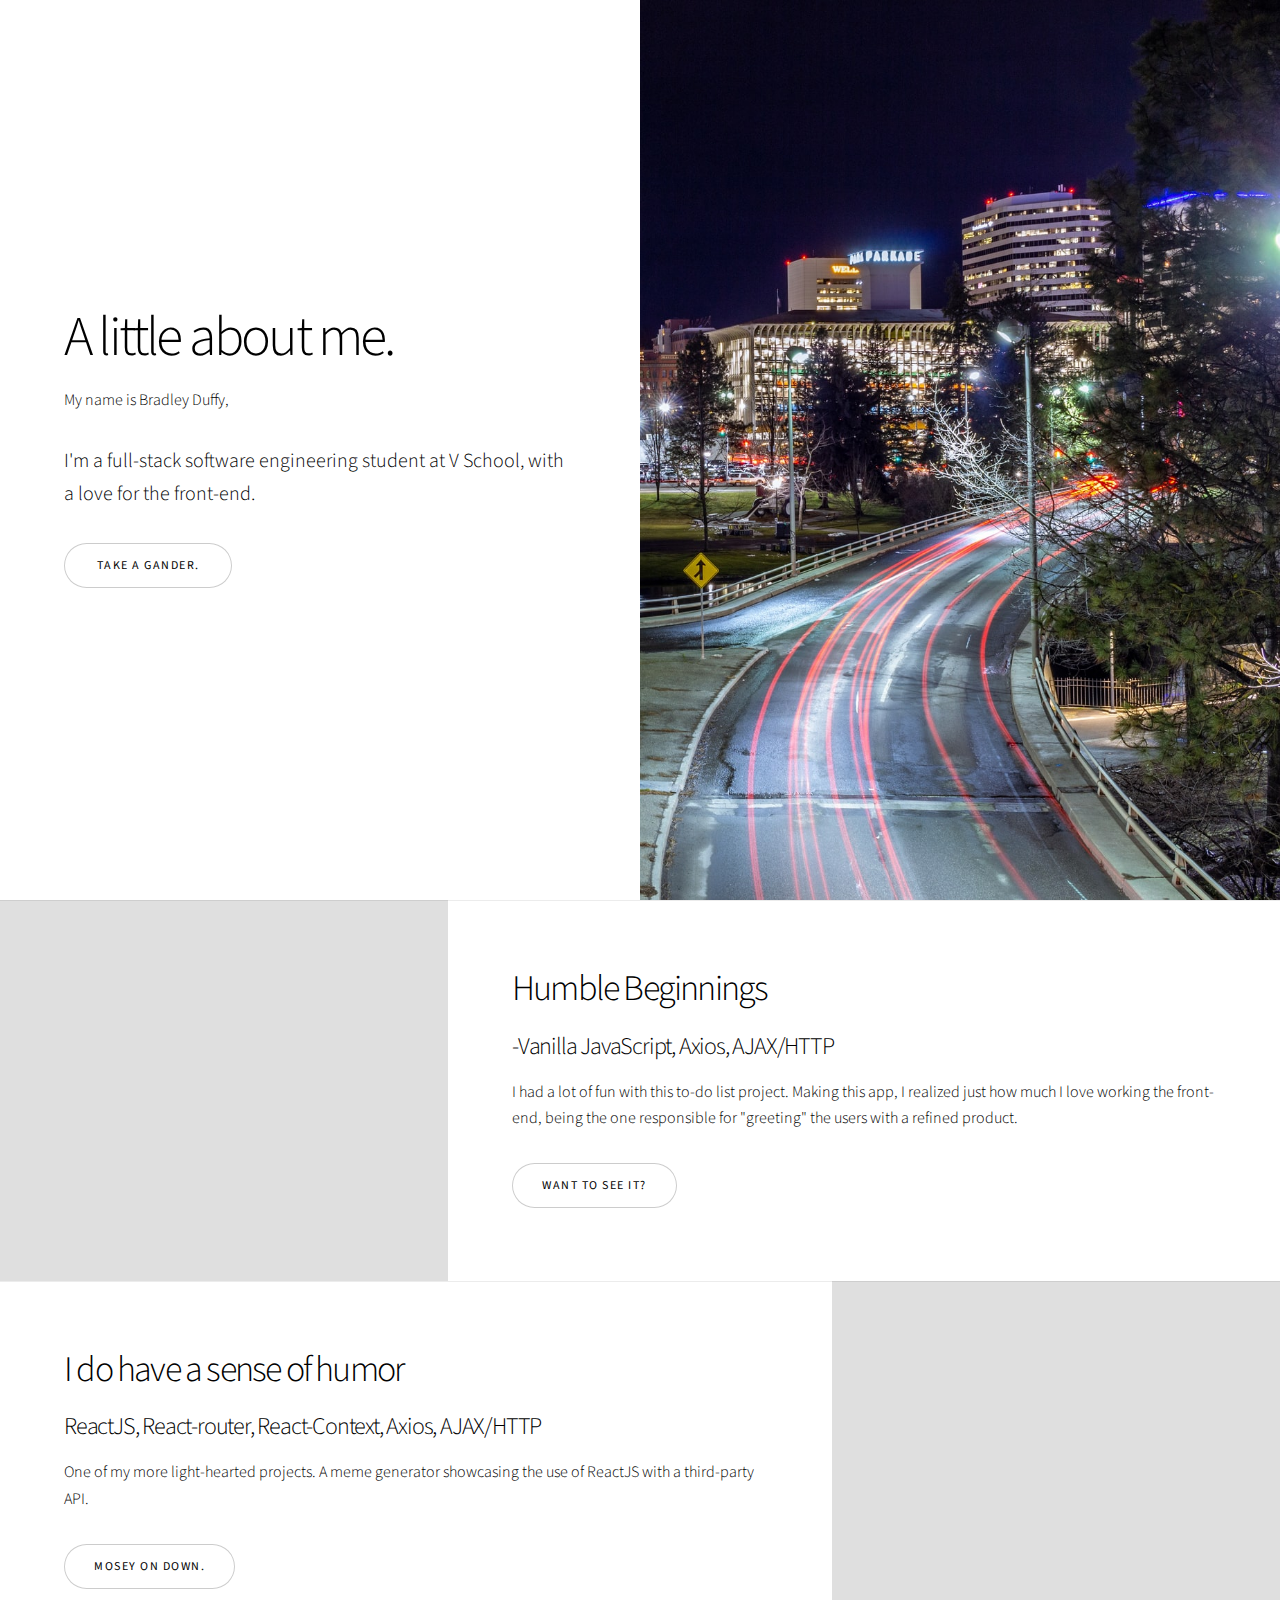
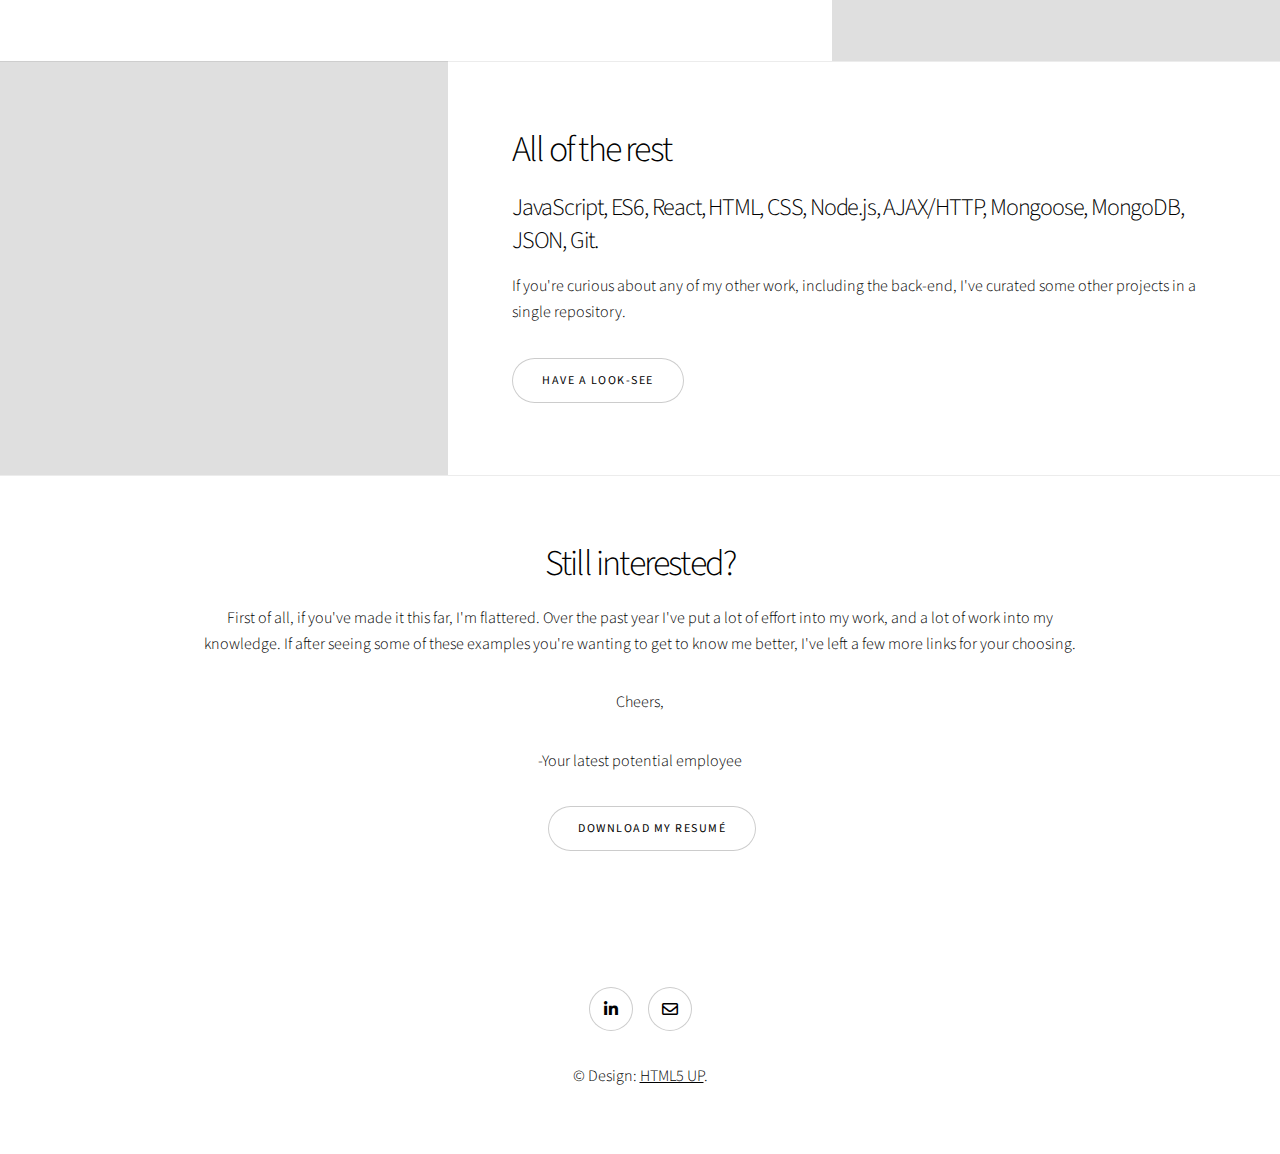
<file: index.html>
<!DOCTYPE HTML>
<!--
	Story by HTML5 UP
	html5up.net | @ajlkn
	Free for personal and commercial use under the CCA 3.0 license (html5up.net/license)
-->
<html>
	<head>
		<title>Brad Duffy</title>
		<meta charset="utf-8" />
		<meta name="viewport" content="width=device-width, initial-scale=1, user-scalable=no" />
		<link rel="stylesheet" href="assets/css/main.css" />
		<noscript><link rel="stylesheet" href="assets/css/noscript.css" /></noscript>
	</head>
	<body class="is-preload">

		<!-- Wrapper -->
			<div id="wrapper" class="divided">

				<!-- One -->
					<section class="banner style1 orient-left content-align-left image-position-right fullscreen onload-image-fade-in onload-content-fade-right">
						<div class="content">
							<h1>A little about me.</h1>
							<p>My name is Bradley Duffy, </p>
							<p class="major">I'm a full-stack software engineering student at V School, with a love for the front-end.</p>
							<ul class="actions stacked">
								<li><a href="#first" class="button big wide smooth-scroll-middle">Take a gander.</a></li>
							</ul>
						</div>
						<div class="image">
							<img src="images/washington-and-post.jpg.jfif" alt="" />
						</div>
					</section>

				<!-- Two -->
					<section class="spotlight style1 orient-right content-align-left image-position-center onscroll-image-fade-in" id="first">
						<div class="content">
							<h2>Humble Beginnings</h2>
							<h3>-Vanilla JavaScript, Axios, AJAX/HTTP</h3>
							<p>I had a lot of fun with this to-do list project. Making this app, I realized just how much I love working the front-end, being the one responsible for "greeting" the users with a refined product.</p>
							<ul class="actions stacked">
								<li><a href="https://bduffytodo.netlify.app/" class="button">Want to see it?</a></li>
							</ul>
						</div>
						<div class="image">
							<img src="images/todo.jpg" alt="" />
						</div>
					</section>

				<!-- Three -->
					<section class="spotlight style1 orient-left content-align-left image-position-center onscroll-image-fade-in">
						<div class="content">
							<h2>I do have a sense of humor</h2>
							<h3>ReactJS, React-router, React-Context, Axios, AJAX/HTTP</h3>
							<p>One of my more light-hearted projects. A meme generator showcasing the use of ReactJS with a third-party API.</p>
							<ul class="actions stacked">
								<li><a href="https://bduffymeme.netlify.app/" class="button">Mosey on down.</a></li>
							</ul>
						</div>
						<div class="image">
							<img src="images/meme-gen.jpg" alt="" />
						</div>
					</section>

				<!-- Four -->
					<section class="spotlight style1 orient-right content-align-left image-position-center onscroll-image-fade-in">
						<div class="content">
							<h2>All of the rest</h2>
							<h3>JavaScript, ES6, React, HTML, CSS, Node.js, AJAX/HTTP, Mongoose, MongoDB, JSON, Git.</h3>
							<p>If you're curious about any of my other work, including the back-end, I've curated some other projects in a single repository.</p>
							<ul class="actions stacked">
								<li><a href="https://github.com/Braflee/my-work" class="button">Have a look-see</a></li>
							</ul>
						</div>
						<div class="image">
							<img src="images/gh-logo.jpg" alt="" />
						</div>
					</section>

				<!-- Five -->
					<section class="wrapper style1 align-center">
						<div class="inner">
							<h2>Still interested?</h2>
							<p>First of all, if you've made it this far, I'm flattered. Over the past year I've put a lot of effort into my work, and a lot of work into my knowledge. If after seeing some of these examples you're wanting to get to know me better, I've left a few more links for your choosing.</p>
							<p>Cheers,</p>
							<p>-Your latest potential employee</p>
							<ul>
								<li><a href="assets/Brad Duffy Developer Resume.pdf" class="button">Download my resum&eacute;</a></li>
							</ul>
						</div>

				<!-- Footer -->
					<footer class="wrapper style1 align-center">
						<div class="inner">
							<ul class="icons">
								<li><a href="https://www.linkedin.com/in/bradleyduffy/" class="icon brands style2 fa-linkedin-in"><span class="label">LinkedIn</span></a></li>
								<li><a href="mailto: brad.duffy24@gmail.com" class="icon style2 fa-envelope"><span class="label">Email</span></a></li>
							</ul>
							<p>&copy; Design: <a href="https://html5up.net">HTML5 UP</a>.</p>
						</div>
					</footer>

			</div>

		<!-- Scripts -->
			<script src="assets/js/jquery.min.js"></script>
			<script src="assets/js/jquery.scrollex.min.js"></script>
			<script src="assets/js/jquery.scrolly.min.js"></script>
			<script src="assets/js/browser.min.js"></script>
			<script src="assets/js/breakpoints.min.js"></script>
			<script src="assets/js/util.js"></script>
			<script src="assets/js/main.js"></script>

	</body>
</html>
</file>
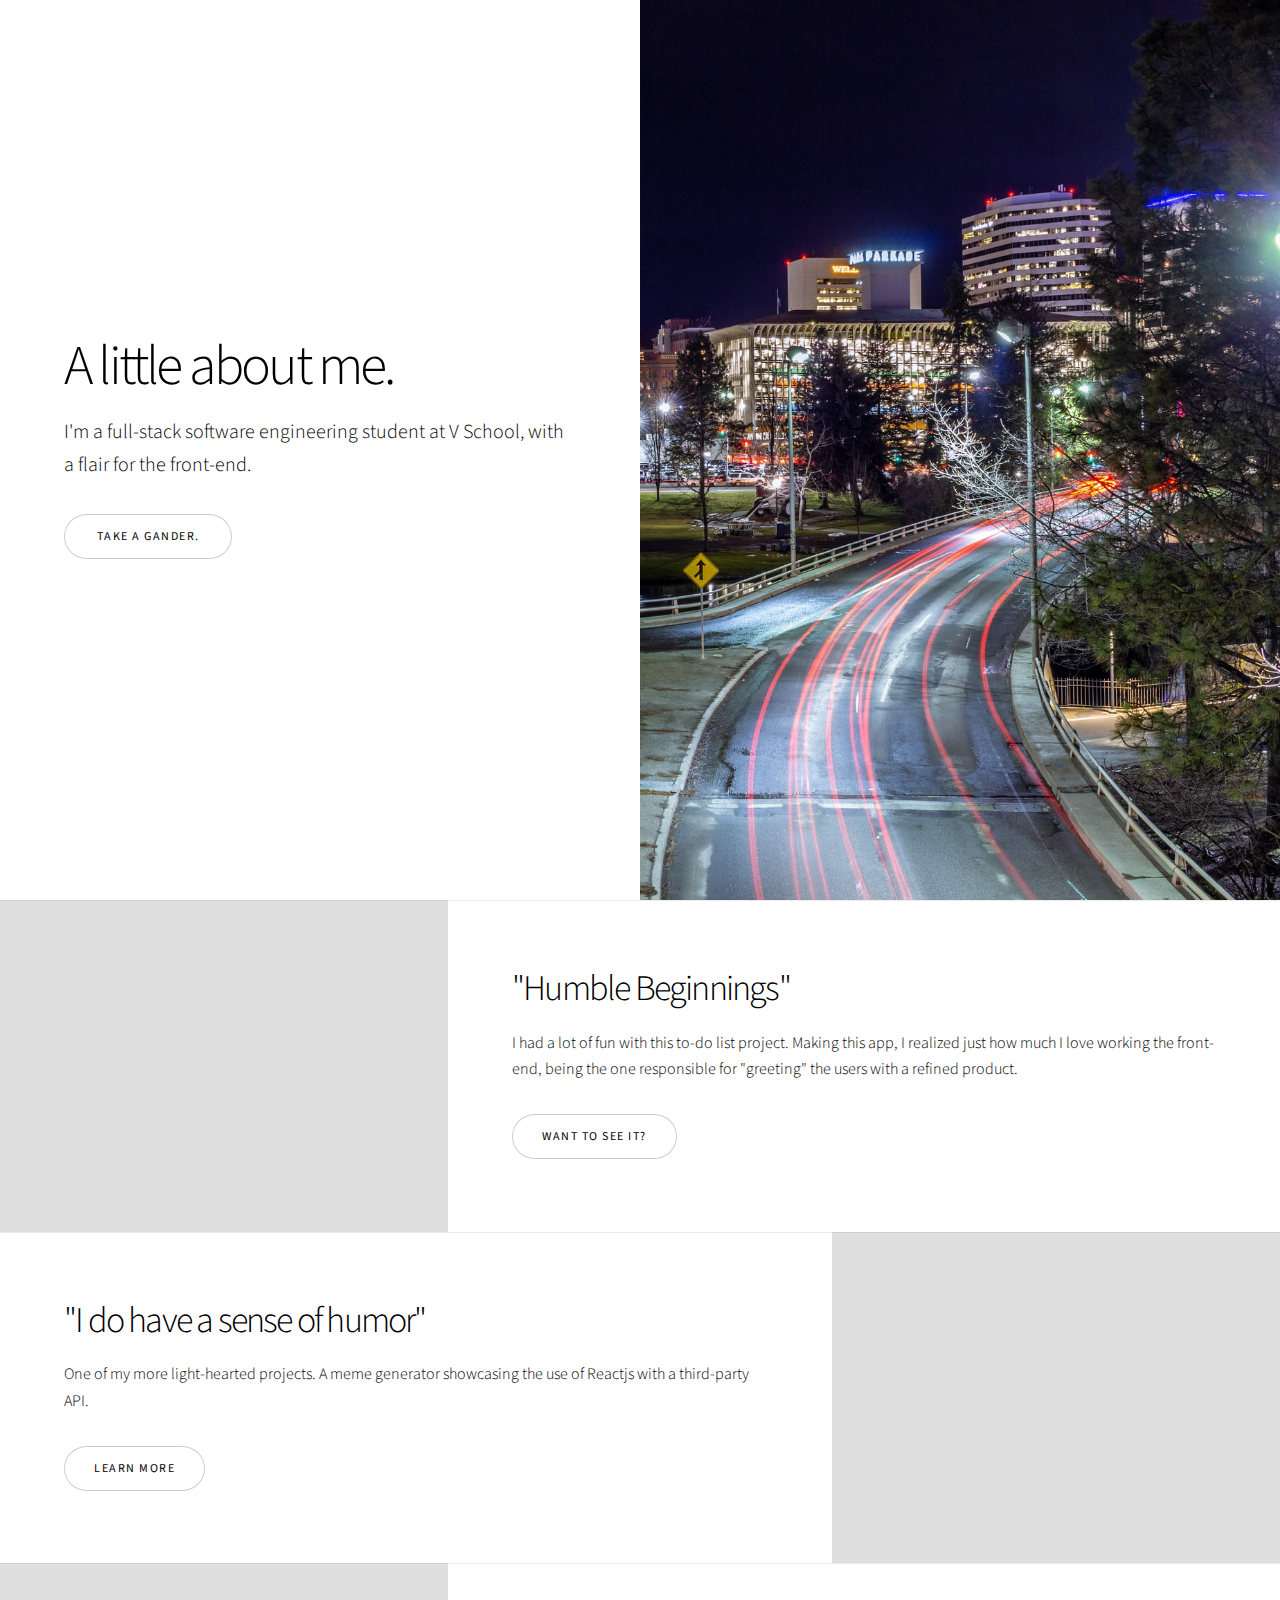
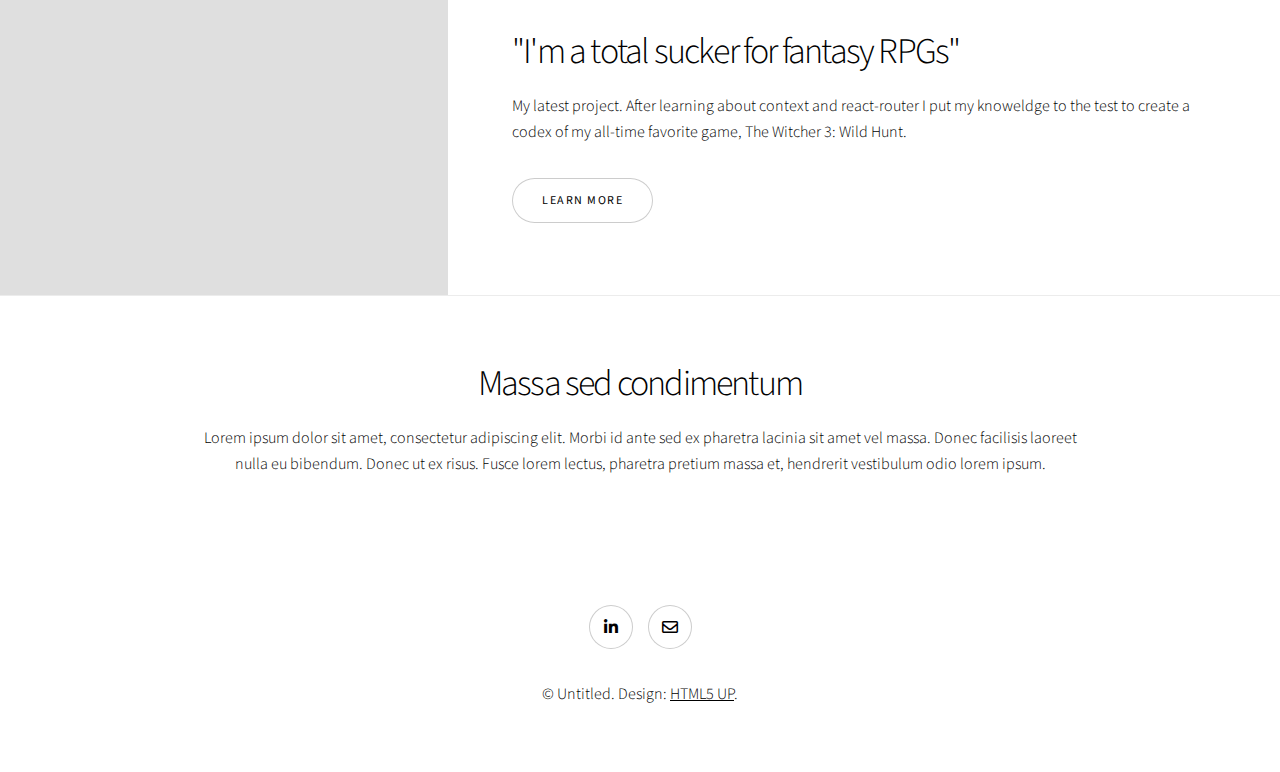
<file: portfolio-host/index.html>
<!DOCTYPE HTML>
<!--
	Story by HTML5 UP
	html5up.net | @ajlkn
	Free for personal and commercial use under the CCA 3.0 license (html5up.net/license)
-->
<html>
	<head>
		<title>Brad Duffy</title>
		<meta charset="utf-8" />
		<meta name="viewport" content="width=device-width, initial-scale=1, user-scalable=no" />
		<link rel="stylesheet" href="assets/css/main.css" />
		<noscript><link rel="stylesheet" href="assets/css/noscript.css" /></noscript>
	</head>
	<body class="is-preload">

		<!-- Wrapper -->
			<div id="wrapper" class="divided">

				<!-- One -->
					<section class="banner style1 orient-left content-align-left image-position-right fullscreen onload-image-fade-in onload-content-fade-right">
						<div class="content">
							<h1>A little about me.</h1>
							<p class="major">I'm a full-stack software engineering student at V School, with a flair for the front-end.</p>
							<ul class="actions stacked">
								<li><a href="#first" class="button big wide smooth-scroll-middle">Take a gander.</a></li>
							</ul>
						</div>
						<div class="image">
							<img src="images/washington-and-post.jpg.jfif" alt="" />
						</div>
					</section>

				<!-- Two -->
					<section class="spotlight style1 orient-right content-align-left image-position-center onscroll-image-fade-in" id="first">
						<div class="content">
							<h2>"Humble Beginnings"</h2>
							<p>I had a lot of fun with this to-do list project. Making this app, I realized just how much I love working the front-end, being the one responsible for "greeting" the users with a refined product.</p>
							<ul class="actions stacked">
								<li><a href="#" class="button">Want to see it?</a></li>
							</ul>
						</div>
						<div class="image">
							<img src="images/todo.jpg" alt="" />
						</div>
					</section>

				<!-- Three -->
					<section class="spotlight style1 orient-left content-align-left image-position-center onscroll-image-fade-in">
						<div class="content">
							<h2>"I do have a sense of humor"</h2>
							<p>One of my more light-hearted projects. A meme generator showcasing the use of Reactjs with a third-party API.</p>
							<ul class="actions stacked">
								<li><a href="#" class="button">Learn More</a></li>
							</ul>
						</div>
						<div class="image">
							<img src="images/meme-gen.jpg" alt="" />
						</div>
					</section>

				<!-- Four -->
					<section class="spotlight style1 orient-right content-align-left image-position-center onscroll-image-fade-in">
						<div class="content">
							<h2>"I'm a total sucker for fantasy RPGs"</h2>
							<p>My latest project. After learning about context and react-router I put my knoweldge to the test to create a codex of my all-time favorite game, The Witcher 3: Wild Hunt.</p>
							<ul class="actions stacked">
								<li><a href="#" class="button">Learn More</a></li>
							</ul>
						</div>
						<div class="image">
							<img src="images/witcher.jpg" alt="" />
						</div>
					</section>

				<!-- Five -->
					<section class="wrapper style1 align-center">
						<div class="inner">
							<h2>Massa sed condimentum</h2>
							<p>Lorem ipsum dolor sit amet, consectetur adipiscing elit. Morbi id ante sed ex pharetra lacinia sit amet vel massa. Donec facilisis laoreet nulla eu bibendum. Donec ut ex risus. Fusce lorem lectus, pharetra pretium massa et, hendrerit vestibulum odio lorem ipsum.</p>
						</div>

						<!-- Gallery -->
							<!-- <div class="gallery style2 medium lightbox onscroll-fade-in">
								<article>
									<a href="images/gallery/fulls/01.jpg" class="image">
										<img src="images/gallery/thumbs/01.jpg" alt="" />
									</a>
									<div class="caption">
										<h3>Ipsum Dolor</h3>
										<p>Lorem ipsum dolor amet, consectetur magna etiam elit. Etiam sed ultrices.</p>
										<ul class="actions fixed">
											<li><span class="button small">Details</span></li>
										</ul>
									</div>
								</article>
								<article>
									<a href="images/gallery/fulls/02.jpg" class="image">
										<img src="images/gallery/thumbs/02.jpg" alt="" />
									</a>
									<div class="caption">
										<h3>Feugiat Lorem</h3>
										<p>Lorem ipsum dolor amet, consectetur magna etiam elit. Etiam sed ultrices.</p>
										<ul class="actions fixed">
											<li><span class="button small">Details</span></li>
										</ul>
									</div>
								</article>
								<article>
									<a href="images/gallery/fulls/03.jpg" class="image">
										<img src="images/gallery/thumbs/03.jpg" alt="" />
									</a>
									<div class="caption">
										<h3>Magna Amet</h3>
										<p>Lorem ipsum dolor amet, consectetur magna etiam elit. Etiam sed ultrices.</p>
										<ul class="actions fixed">
											<li><span class="button small">Details</span></li>
										</ul>
									</div>
								</article>
								<article>
									<a href="images/gallery/fulls/04.jpg" class="image">
										<img src="images/gallery/thumbs/04.jpg" alt="" />
									</a>
									<div class="caption">
										<h3>Sed Tempus</h3>
										<p>Lorem ipsum dolor amet, consectetur magna etiam elit. Etiam sed ultrices.</p>
										<ul class="actions fixed">
											<li><span class="button small">Details</span></li>
										</ul>
									</div>
								</article>
								<article>
									<a href="images/gallery/fulls/05.jpg" class="image">
										<img src="images/gallery/thumbs/05.jpg" alt="" />
									</a>
									<div class="caption">
										<h3>Ultrices Magna</h3>
										<p>Lorem ipsum dolor amet, consectetur magna etiam elit. Etiam sed ultrices.</p>
										<ul class="actions fixed">
											<li><span class="button small">Details</span></li>
										</ul>
									</div>
								</article>
								<article>
									<a href="images/gallery/fulls/06.jpg" class="image">
										<img src="images/gallery/thumbs/06.jpg" alt="" />
									</a>
									<div class="caption">
										<h3>Sed Tempus</h3>
										<p>Lorem ipsum dolor amet, consectetur magna etiam elit. Etiam sed ultrices.</p>
										<ul class="actions fixed">
											<li><span class="button small">Details</span></li>
										</ul>
									</div>
								</article>
								<article>
									<a href="images/gallery/fulls/07.jpg" class="image">
										<img src="images/gallery/thumbs/07.jpg" alt="" />
									</a>
									<div class="caption">
										<h3>Ipsum Lorem</h3>
										<p>Lorem ipsum dolor amet, consectetur magna etiam elit. Etiam sed ultrices.</p>
										<ul class="actions fixed">
											<li><span class="button small">Details</span></li>
										</ul>
									</div>
								</article>
								<article>
									<a href="images/gallery/fulls/08.jpg" class="image">
										<img src="images/gallery/thumbs/08.jpg" alt="" />
									</a>
									<div class="caption">
										<h3>Magna Risus</h3>
										<p>Lorem ipsum dolor amet, consectetur magna etiam elit. Etiam sed ultrices.</p>
										<ul class="actions fixed">
											<li><span class="button small">Details</span></li>
										</ul>
									</div>
								</article>
								<article>
									<a href="images/gallery/fulls/09.jpg" class="image">
										<img src="images/gallery/thumbs/09.jpg" alt="" />
									</a>
									<div class="caption">
										<h3>Tempus Dolor</h3>
										<p>Lorem ipsum dolor amet, consectetur magna etiam elit. Etiam sed ultrices.</p>
										<ul class="actions fixed">
											<li><span class="button small">Details</span></li>
										</ul>
									</div>
								</article>
								<article>
									<a href="images/gallery/fulls/10.jpg" class="image">
										<img src="images/gallery/thumbs/10.jpg" alt="" />
									</a>
									<div class="caption">
										<h3>Sed Etiam</h3>
										<p>Lorem ipsum dolor amet, consectetur magna etiam elit. Etiam sed ultrices.</p>
										<ul class="actions fixed">
											<li><span class="button small">Details</span></li>
										</ul>
									</div>
								</article>
								<article>
									<a href="images/gallery/fulls/11.jpg" class="image">
										<img src="images/gallery/thumbs/11.jpg" alt="" />
									</a>
									<div class="caption">
										<h3>Magna Lorem</h3>
										<p>Lorem ipsum dolor amet, consectetur magna etiam elit. Etiam sed ultrices.</p>
										<ul class="actions fixed">
											<li><span class="button small">Details</span></li>
										</ul>
									</div>
								</article>
								<article>
									<a href="images/gallery/fulls/12.jpg" class="image">
										<img src="images/gallery/thumbs/12.jpg" alt="" />
									</a>
									<div class="caption">
										<h3>Ipsum Dolor</h3>
										<p>Lorem ipsum dolor amet, consectetur magna etiam elit. Etiam sed ultrices.</p>
										<ul class="actions fixed">
											<li><span class="button small">Details</span></li>
										</ul>
									</div>
								</article>
							</div>

					</section> -->

				<!-- Six -->
					<!-- <section class="wrapper style1 align-center">
						<div class="inner">
							<h2>Ipsum sed consequat</h2>
							<p>Lorem ipsum dolor sit amet, consectetur adipiscing elit. Morbi id ante sed ex pharetra lacinia sit amet vel massa. Donec facilisis laoreet nulla eu bibendum. Donec ut ex risus. Fusce lorem lectus, pharetra pretium massa et, hendrerit vestibulum odio lorem ipsum.</p>
							<div class="items style1 medium onscroll-fade-in">
								<section>
									<span class="icon style2 major fa-gem"></span>
									<h3>Lorem</h3>
									<p>Lorem ipsum dolor sit amet, consectetur adipiscing elit. Morbi dui turpis, cursus eget orci amet aliquam congue semper. Etiam eget ultrices risus nec tempor elit.</p>
								</section>
								<section>
									<span class="icon solid style2 major fa-save"></span>
									<h3>Ipsum</h3>
									<p>Lorem ipsum dolor sit amet, consectetur adipiscing elit. Morbi dui turpis, cursus eget orci amet aliquam congue semper. Etiam eget ultrices risus nec tempor elit.</p>
								</section>
								<section>
									<span class="icon solid style2 major fa-chart-bar"></span>
									<h3>Dolor</h3>
									<p>Lorem ipsum dolor sit amet, consectetur adipiscing elit. Morbi dui turpis, cursus eget orci amet aliquam congue semper. Etiam eget ultrices risus nec tempor elit.</p>
								</section>
								<section>
									<span class="icon solid style2 major fa-wifi"></span>
									<h3>Amet</h3>
									<p>Lorem ipsum dolor sit amet, consectetur adipiscing elit. Morbi dui turpis, cursus eget orci amet aliquam congue semper. Etiam eget ultrices risus nec tempor elit.</p>
								</section>
								<section>
									<span class="icon solid style2 major fa-cog"></span>
									<h3>Magna</h3>
									<p>Lorem ipsum dolor sit amet, consectetur adipiscing elit. Morbi dui turpis, cursus eget orci amet aliquam congue semper. Etiam eget ultrices risus nec tempor elit.</p>
								</section>
								<section>
									<span class="icon style2 major fa-paper-plane"></span>
									<h3>Tempus</h3>
									<p>Lorem ipsum dolor sit amet, consectetur adipiscing elit. Morbi dui turpis, cursus eget orci amet aliquam congue semper. Etiam eget ultrices risus nec tempor elit.</p>
								</section>
								<section>
									<span class="icon solid style2 major fa-desktop"></span>
									<h3>Aliquam</h3>
									<p>Lorem ipsum dolor sit amet, consectetur adipiscing elit. Morbi dui turpis, cursus eget orci amet aliquam congue semper. Etiam eget ultrices risus nec tempor elit.</p>
								</section>
								<section>
									<span class="icon solid style2 major fa-sync-alt"></span>
									<h3>Elit</h3>
									<p>Lorem ipsum dolor sit amet, consectetur adipiscing elit. Morbi dui turpis, cursus eget orci amet aliquam congue semper. Etiam eget ultrices risus nec tempor elit.</p>
								</section>
								<section>
									<span class="icon solid style2 major fa-hashtag"></span>
									<h3>Morbi</h3>
									<p>Lorem ipsum dolor sit amet, consectetur adipiscing elit. Morbi dui turpis, cursus eget orci amet aliquam congue semper. Etiam eget ultrices risus nec tempor elit.</p>
								</section>
								<section>
									<span class="icon solid style2 major fa-bolt"></span>
									<h3>Turpis</h3>
									<p>Lorem ipsum dolor sit amet, consectetur adipiscing elit. Morbi dui turpis, cursus eget orci amet aliquam congue semper. Etiam eget ultrices risus nec tempor elit.</p>
								</section>
								<section>
									<span class="icon solid style2 major fa-envelope"></span>
									<h3>Ultrices</h3>
									<p>Lorem ipsum dolor sit amet, consectetur adipiscing elit. Morbi dui turpis, cursus eget orci amet aliquam congue semper. Etiam eget ultrices risus nec tempor elit.</p>
								</section>
								<section>
									<span class="icon solid style2 major fa-leaf"></span>
									<h3>Risus</h3>
									<p>Lorem ipsum dolor sit amet, consectetur adipiscing elit. Morbi dui turpis, cursus eget orci amet aliquam congue semper. Etiam eget ultrices risus nec tempor elit.</p>
								</section>
							</div>
						</div>
					</section> -->

				<!-- Seven -->
					<!-- <section class="wrapper style1 align-center">
						<div class="inner medium">
							<h2>Get in touch</h2>
							<form method="post" action="#">
								<div class="fields">
									<div class="field half">
										<label for="name">Name</label>
										<input type="text" name="name" id="name" value="" />
									</div>
									<div class="field half">
										<label for="email">Email</label>
										<input type="email" name="email" id="email" value="" />
									</div>
									<div class="field">
										<label for="message">Message</label>
										<textarea name="message" id="message" rows="6"></textarea>
									</div>
								</div>
								<ul class="actions special">
									<li><input type="submit" name="submit" id="submit" value="Send Message" /></li>
								</ul>
							</form>

						</div>
					</section> -->

				<!-- Footer -->
					<footer class="wrapper style1 align-center">
						<div class="inner">
							<ul class="icons">
								<li><a href="https://www.linkedin.com/in/bradleyduffy/" class="icon brands style2 fa-linkedin-in"><span class="label">LinkedIn</span></a></li>
								<li><a href="mailto:brad.duffy24@gmail.com" class="icon style2 fa-envelope"><span class="label">Email</span></a></li>
							</ul>
							<p>&copy; Untitled. Design: <a href="https://html5up.net">HTML5 UP</a>.</p>
						</div>
					</footer>

			</div>

		<!-- Scripts -->
			<script src="assets/js/jquery.min.js"></script>
			<script src="assets/js/jquery.scrollex.min.js"></script>
			<script src="assets/js/jquery.scrolly.min.js"></script>
			<script src="assets/js/browser.min.js"></script>
			<script src="assets/js/breakpoints.min.js"></script>
			<script src="assets/js/util.js"></script>
			<script src="assets/js/main.js"></script>

	</body>
</html>
</file>
<file: assets/css/noscript.css>
/*
	Story by HTML5 UP
	html5up.net | @ajlkn
	Free for personal and commercial use under the CCA 3.0 license (html5up.net/license)
*/

/* Banner (transitions) */

	.banner.onload-content-fade-up .content {
		-moz-transition: none;
		-webkit-transition: none;
		-ms-transition: none;
		transition: none;
	}

	body.is-preload .banner.onload-content-fade-up .content {
		-moz-transform: none;
		-webkit-transform: none;
		-ms-transform: none;
		transform: none;
		opacity: 1;
	}

	.banner.onload-content-fade-down .content {
		-moz-transition: none;
		-webkit-transition: none;
		-ms-transition: none;
		transition: none;
	}

	body.is-preload .banner.onload-content-fade-down .content {
		-moz-transform: none;
		-webkit-transform: none;
		-ms-transform: none;
		transform: none;
		opacity: 1;
	}

	.banner.onload-content-fade-left .content {
		-moz-transition: none;
		-webkit-transition: none;
		-ms-transition: none;
		transition: none;
	}

	body.is-preload .banner.onload-content-fade-left .content {
		-moz-transform: none;
		-webkit-transform: none;
		-ms-transform: none;
		transform: none;
		opacity: 1;
	}

	.banner.onload-content-fade-right .content {
		-moz-transition: none;
		-webkit-transition: none;
		-ms-transition: none;
		transition: none;
	}

	body.is-preload .banner.onload-content-fade-right .content {
		-moz-transform: none;
		-webkit-transform: none;
		-ms-transform: none;
		transform: none;
		opacity: 1;
	}

	.banner.onload-content-fade-in .content {
		-moz-transition: none;
		-webkit-transition: none;
		-ms-transition: none;
		transition: none;
	}

	body.is-preload .banner.onload-content-fade-in .content {
		-moz-transform: none;
		-webkit-transform: none;
		-ms-transform: none;
		transform: none;
		opacity: 1;
	}

	.banner.onload-image-fade-up .image {
		-moz-transition: none;
		-webkit-transition: none;
		-ms-transition: none;
		transition: none;
	}

		.banner.onload-image-fade-up .image img {
			-moz-transition: none;
			-webkit-transition: none;
			-ms-transition: none;
			transition: none;
		}

	body.is-preload .banner.onload-image-fade-up .image {
		-moz-transform: none;
		-webkit-transform: none;
		-ms-transform: none;
		transform: none;
		opacity: 1;
	}

		body.is-preload .banner.onload-image-fade-up .image img {
			opacity: 1;
		}

	.banner.onload-image-fade-down .image {
		-moz-transition: none;
		-webkit-transition: none;
		-ms-transition: none;
		transition: none;
	}

		.banner.onload-image-fade-down .image img {
			-moz-transition: none;
			-webkit-transition: none;
			-ms-transition: none;
			transition: none;
		}

	body.is-preload .banner.onload-image-fade-down .image {
		-moz-transform: none;
		-webkit-transform: none;
		-ms-transform: none;
		transform: none;
		opacity: 1;
	}

		body.is-preload .banner.onload-image-fade-down .image img {
			opacity: 1;
		}

	.banner.onload-image-fade-left .image {
		-moz-transition: none;
		-webkit-transition: none;
		-ms-transition: none;
		transition: none;
	}

		.banner.onload-image-fade-left .image img {
			-moz-transition: none;
			-webkit-transition: none;
			-ms-transition: none;
			transition: none;
		}

	body.is-preload .banner.onload-image-fade-left .image {
		-moz-transform: none;
		-webkit-transform: none;
		-ms-transform: none;
		transform: none;
		opacity: 1;
	}

		body.is-preload .banner.onload-image-fade-left .image img {
			opacity: 1;
		}

	.banner.onload-image-fade-right .image {
		-moz-transition: none;
		-webkit-transition: none;
		-ms-transition: none;
		transition: none;
	}

		.banner.onload-image-fade-right .image img {
			-moz-transition: none;
			-webkit-transition: none;
			-ms-transition: none;
			transition: none;
		}

	body.is-preload .banner.onload-image-fade-right .image {
		-moz-transform: none;
		-webkit-transform: none;
		-ms-transform: none;
		transform: none;
		opacity: 1;
	}

		body.is-preload .banner.onload-image-fade-right .image img {
			opacity: 1;
		}

	.banner.onload-image-fade-in .image img {
		-moz-transition: none;
		-webkit-transition: none;
		-ms-transition: none;
		transition: none;
	}

	body.is-preload .banner.onload-image-fade-in .image img {
		opacity: 1;
	}

	.banner.onscroll-content-fade-up .content {
		-moz-transition: none;
		-webkit-transition: none;
		-ms-transition: none;
		transition: none;
	}

	.banner.onscroll-content-fade-up.is-inactive .content {
		-moz-transform: none;
		-webkit-transform: none;
		-ms-transform: none;
		transform: none;
		opacity: 1;
	}

	.banner.onscroll-content-fade-down .content {
		-moz-transition: none;
		-webkit-transition: none;
		-ms-transition: none;
		transition: none;
	}

	.banner.onscroll-content-fade-down.is-inactive .content {
		-moz-transform: none;
		-webkit-transform: none;
		-ms-transform: none;
		transform: none;
		opacity: 1;
	}

	.banner.onscroll-content-fade-left .content {
		-moz-transition: none;
		-webkit-transition: none;
		-ms-transition: none;
		transition: none;
	}

	.banner.onscroll-content-fade-left.is-inactive .content {
		-moz-transform: none;
		-webkit-transform: none;
		-ms-transform: none;
		transform: none;
		opacity: 1;
	}

	.banner.onscroll-content-fade-right .content {
		-moz-transition: none;
		-webkit-transition: none;
		-ms-transition: none;
		transition: none;
	}

	.banner.onscroll-content-fade-right.is-inactive .content {
		-moz-transform: none;
		-webkit-transform: none;
		-ms-transform: none;
		transform: none;
		opacity: 1;
	}

	.banner.onscroll-content-fade-in .content {
		-moz-transition: none;
		-webkit-transition: none;
		-ms-transition: none;
		transition: none;
	}

	.banner.onscroll-content-fade-in.is-inactive .content {
		-moz-transform: none;
		-webkit-transform: none;
		-ms-transform: none;
		transform: none;
		opacity: 1;
	}

	.banner.onscroll-image-fade-up .image {
		-moz-transition: none;
		-webkit-transition: none;
		-ms-transition: none;
		transition: none;
	}

		.banner.onscroll-image-fade-up .image img {
			-moz-transition: none;
			-webkit-transition: none;
			-ms-transition: none;
			transition: none;
		}

	.banner.onscroll-image-fade-up.is-inactive .image {
		-moz-transform: none;
		-webkit-transform: none;
		-ms-transform: none;
		transform: none;
		opacity: 1;
	}

		.banner.onscroll-image-fade-up.is-inactive .image img {
			opacity: 1;
		}

	.banner.onscroll-image-fade-down .image {
		-moz-transition: none;
		-webkit-transition: none;
		-ms-transition: none;
		transition: none;
	}

		.banner.onscroll-image-fade-down .image img {
			-moz-transition: none;
			-webkit-transition: none;
			-ms-transition: none;
			transition: none;
		}

	.banner.onscroll-image-fade-down.is-inactive .image {
		-moz-transform: none;
		-webkit-transform: none;
		-ms-transform: none;
		transform: none;
		opacity: 1;
	}

		.banner.onscroll-image-fade-down.is-inactive .image img {
			opacity: 1;
		}

	.banner.onscroll-image-fade-left .image {
		-moz-transition: none;
		-webkit-transition: none;
		-ms-transition: none;
		transition: none;
	}

		.banner.onscroll-image-fade-left .image img {
			-moz-transition: none;
			-webkit-transition: none;
			-ms-transition: none;
			transition: none;
		}

	.banner.onscroll-image-fade-left.is-inactive .image {
		-moz-transform: none;
		-webkit-transform: none;
		-ms-transform: none;
		transform: none;
		opacity: 1;
	}

		.banner.onscroll-image-fade-left.is-inactive .image img {
			opacity: 1;
		}

	.banner.onscroll-image-fade-right .image {
		-moz-transition: none;
		-webkit-transition: none;
		-ms-transition: none;
		transition: none;
	}

		.banner.onscroll-image-fade-right .image img {
			-moz-transition: none;
			-webkit-transition: none;
			-ms-transition: none;
			transition: none;
		}

	.banner.onscroll-image-fade-right.is-inactive .image {
		-moz-transform: none;
		-webkit-transform: none;
		-ms-transform: none;
		transform: none;
		opacity: 1;
	}

		.banner.onscroll-image-fade-right.is-inactive .image img {
			opacity: 1;
		}

	.banner.onscroll-image-fade-in .image img {
		-moz-transition: none;
		-webkit-transition: none;
		-ms-transition: none;
		transition: none;
	}

	.banner.onscroll-image-fade-in.is-inactive .image img {
		opacity: 1;
	}
</file>
<file: portfolio-host/assets/css/noscript.css>
/*
	Story by HTML5 UP
	html5up.net | @ajlkn
	Free for personal and commercial use under the CCA 3.0 license (html5up.net/license)
*/

/* Banner (transitions) */

	.banner.onload-content-fade-up .content {
		-moz-transition: none;
		-webkit-transition: none;
		-ms-transition: none;
		transition: none;
	}

	body.is-preload .banner.onload-content-fade-up .content {
		-moz-transform: none;
		-webkit-transform: none;
		-ms-transform: none;
		transform: none;
		opacity: 1;
	}

	.banner.onload-content-fade-down .content {
		-moz-transition: none;
		-webkit-transition: none;
		-ms-transition: none;
		transition: none;
	}

	body.is-preload .banner.onload-content-fade-down .content {
		-moz-transform: none;
		-webkit-transform: none;
		-ms-transform: none;
		transform: none;
		opacity: 1;
	}

	.banner.onload-content-fade-left .content {
		-moz-transition: none;
		-webkit-transition: none;
		-ms-transition: none;
		transition: none;
	}

	body.is-preload .banner.onload-content-fade-left .content {
		-moz-transform: none;
		-webkit-transform: none;
		-ms-transform: none;
		transform: none;
		opacity: 1;
	}

	.banner.onload-content-fade-right .content {
		-moz-transition: none;
		-webkit-transition: none;
		-ms-transition: none;
		transition: none;
	}

	body.is-preload .banner.onload-content-fade-right .content {
		-moz-transform: none;
		-webkit-transform: none;
		-ms-transform: none;
		transform: none;
		opacity: 1;
	}

	.banner.onload-content-fade-in .content {
		-moz-transition: none;
		-webkit-transition: none;
		-ms-transition: none;
		transition: none;
	}

	body.is-preload .banner.onload-content-fade-in .content {
		-moz-transform: none;
		-webkit-transform: none;
		-ms-transform: none;
		transform: none;
		opacity: 1;
	}

	.banner.onload-image-fade-up .image {
		-moz-transition: none;
		-webkit-transition: none;
		-ms-transition: none;
		transition: none;
	}

		.banner.onload-image-fade-up .image img {
			-moz-transition: none;
			-webkit-transition: none;
			-ms-transition: none;
			transition: none;
		}

	body.is-preload .banner.onload-image-fade-up .image {
		-moz-transform: none;
		-webkit-transform: none;
		-ms-transform: none;
		transform: none;
		opacity: 1;
	}

		body.is-preload .banner.onload-image-fade-up .image img {
			opacity: 1;
		}

	.banner.onload-image-fade-down .image {
		-moz-transition: none;
		-webkit-transition: none;
		-ms-transition: none;
		transition: none;
	}

		.banner.onload-image-fade-down .image img {
			-moz-transition: none;
			-webkit-transition: none;
			-ms-transition: none;
			transition: none;
		}

	body.is-preload .banner.onload-image-fade-down .image {
		-moz-transform: none;
		-webkit-transform: none;
		-ms-transform: none;
		transform: none;
		opacity: 1;
	}

		body.is-preload .banner.onload-image-fade-down .image img {
			opacity: 1;
		}

	.banner.onload-image-fade-left .image {
		-moz-transition: none;
		-webkit-transition: none;
		-ms-transition: none;
		transition: none;
	}

		.banner.onload-image-fade-left .image img {
			-moz-transition: none;
			-webkit-transition: none;
			-ms-transition: none;
			transition: none;
		}

	body.is-preload .banner.onload-image-fade-left .image {
		-moz-transform: none;
		-webkit-transform: none;
		-ms-transform: none;
		transform: none;
		opacity: 1;
	}

		body.is-preload .banner.onload-image-fade-left .image img {
			opacity: 1;
		}

	.banner.onload-image-fade-right .image {
		-moz-transition: none;
		-webkit-transition: none;
		-ms-transition: none;
		transition: none;
	}

		.banner.onload-image-fade-right .image img {
			-moz-transition: none;
			-webkit-transition: none;
			-ms-transition: none;
			transition: none;
		}

	body.is-preload .banner.onload-image-fade-right .image {
		-moz-transform: none;
		-webkit-transform: none;
		-ms-transform: none;
		transform: none;
		opacity: 1;
	}

		body.is-preload .banner.onload-image-fade-right .image img {
			opacity: 1;
		}

	.banner.onload-image-fade-in .image img {
		-moz-transition: none;
		-webkit-transition: none;
		-ms-transition: none;
		transition: none;
	}

	body.is-preload .banner.onload-image-fade-in .image img {
		opacity: 1;
	}

	.banner.onscroll-content-fade-up .content {
		-moz-transition: none;
		-webkit-transition: none;
		-ms-transition: none;
		transition: none;
	}

	.banner.onscroll-content-fade-up.is-inactive .content {
		-moz-transform: none;
		-webkit-transform: none;
		-ms-transform: none;
		transform: none;
		opacity: 1;
	}

	.banner.onscroll-content-fade-down .content {
		-moz-transition: none;
		-webkit-transition: none;
		-ms-transition: none;
		transition: none;
	}

	.banner.onscroll-content-fade-down.is-inactive .content {
		-moz-transform: none;
		-webkit-transform: none;
		-ms-transform: none;
		transform: none;
		opacity: 1;
	}

	.banner.onscroll-content-fade-left .content {
		-moz-transition: none;
		-webkit-transition: none;
		-ms-transition: none;
		transition: none;
	}

	.banner.onscroll-content-fade-left.is-inactive .content {
		-moz-transform: none;
		-webkit-transform: none;
		-ms-transform: none;
		transform: none;
		opacity: 1;
	}

	.banner.onscroll-content-fade-right .content {
		-moz-transition: none;
		-webkit-transition: none;
		-ms-transition: none;
		transition: none;
	}

	.banner.onscroll-content-fade-right.is-inactive .content {
		-moz-transform: none;
		-webkit-transform: none;
		-ms-transform: none;
		transform: none;
		opacity: 1;
	}

	.banner.onscroll-content-fade-in .content {
		-moz-transition: none;
		-webkit-transition: none;
		-ms-transition: none;
		transition: none;
	}

	.banner.onscroll-content-fade-in.is-inactive .content {
		-moz-transform: none;
		-webkit-transform: none;
		-ms-transform: none;
		transform: none;
		opacity: 1;
	}

	.banner.onscroll-image-fade-up .image {
		-moz-transition: none;
		-webkit-transition: none;
		-ms-transition: none;
		transition: none;
	}

		.banner.onscroll-image-fade-up .image img {
			-moz-transition: none;
			-webkit-transition: none;
			-ms-transition: none;
			transition: none;
		}

	.banner.onscroll-image-fade-up.is-inactive .image {
		-moz-transform: none;
		-webkit-transform: none;
		-ms-transform: none;
		transform: none;
		opacity: 1;
	}

		.banner.onscroll-image-fade-up.is-inactive .image img {
			opacity: 1;
		}

	.banner.onscroll-image-fade-down .image {
		-moz-transition: none;
		-webkit-transition: none;
		-ms-transition: none;
		transition: none;
	}

		.banner.onscroll-image-fade-down .image img {
			-moz-transition: none;
			-webkit-transition: none;
			-ms-transition: none;
			transition: none;
		}

	.banner.onscroll-image-fade-down.is-inactive .image {
		-moz-transform: none;
		-webkit-transform: none;
		-ms-transform: none;
		transform: none;
		opacity: 1;
	}

		.banner.onscroll-image-fade-down.is-inactive .image img {
			opacity: 1;
		}

	.banner.onscroll-image-fade-left .image {
		-moz-transition: none;
		-webkit-transition: none;
		-ms-transition: none;
		transition: none;
	}

		.banner.onscroll-image-fade-left .image img {
			-moz-transition: none;
			-webkit-transition: none;
			-ms-transition: none;
			transition: none;
		}

	.banner.onscroll-image-fade-left.is-inactive .image {
		-moz-transform: none;
		-webkit-transform: none;
		-ms-transform: none;
		transform: none;
		opacity: 1;
	}

		.banner.onscroll-image-fade-left.is-inactive .image img {
			opacity: 1;
		}

	.banner.onscroll-image-fade-right .image {
		-moz-transition: none;
		-webkit-transition: none;
		-ms-transition: none;
		transition: none;
	}

		.banner.onscroll-image-fade-right .image img {
			-moz-transition: none;
			-webkit-transition: none;
			-ms-transition: none;
			transition: none;
		}

	.banner.onscroll-image-fade-right.is-inactive .image {
		-moz-transform: none;
		-webkit-transform: none;
		-ms-transform: none;
		transform: none;
		opacity: 1;
	}

		.banner.onscroll-image-fade-right.is-inactive .image img {
			opacity: 1;
		}

	.banner.onscroll-image-fade-in .image img {
		-moz-transition: none;
		-webkit-transition: none;
		-ms-transition: none;
		transition: none;
	}

	.banner.onscroll-image-fade-in.is-inactive .image img {
		opacity: 1;
	}
</file>
<file: assets/css/main.css>
@import url(fontawesome-all.min.css);
@import url("https://fonts.googleapis.com/css?family=Source+Sans+Pro:300,300i,400,400i");

/*
	Story by HTML5 UP
	html5up.net | @ajlkn
	Free for personal and commercial use under the CCA 3.0 license (html5up.net/license)
*/

html, body, div, span, applet, object,
iframe, h1, h2, h3, h4, h5, h6, p, blockquote,
pre, a, abbr, acronym, address, big, cite,
code, del, dfn, em, img, ins, kbd, q, s, samp,
small, strike, strong, sub, sup, tt, var, b,
u, i, center, dl, dt, dd, ol, ul, li, fieldset,
form, label, legend, table, caption, tbody,
tfoot, thead, tr, th, td, article, aside,
canvas, details, embed, figure, figcaption,
footer, header, hgroup, menu, nav, output, ruby,
section, summary, time, mark, audio, video {
	margin: 0;
	padding: 0;
	border: 0;
	font-size: 100%;
	font: inherit;
	vertical-align: baseline;}

article, aside, details, figcaption, figure,
footer, header, hgroup, menu, nav, section {
	display: block;}

body {
	line-height: 1;
}

ol, ul {
	list-style: none;
}

blockquote, q {
	quotes: none;
}

	blockquote:before, blockquote:after, q:before, q:after {
		content: '';
		content: none;
	}

table {
	border-collapse: collapse;
	border-spacing: 0;
}

body {
	-webkit-text-size-adjust: none;
}

mark {
	background-color: transparent;
	color: inherit;
}

input::-moz-focus-inner {
	border: 0;
	padding: 0;
}

input, select, textarea {
	-moz-appearance: none;
	-webkit-appearance: none;
	-ms-appearance: none;
	appearance: none;
}

/* Basic */

	@-ms-viewport {
		width: device-width;
	}

	body {
		-ms-overflow-style: scrollbar;
	}

	@media screen and (max-width: 480px) {

		html, body {
			min-width: 320px;
		}

	}

	html {
		box-sizing: border-box;
	}

	*, *:before, *:after {
		box-sizing: inherit;
	}

	body {
		background: #ffffff;
	}

		body.is-preload *, body.is-preload *:before, body.is-preload *:after {
			-moz-animation: none !important;
			-webkit-animation: none !important;
			-ms-animation: none !important;
			animation: none !important;
			-moz-transition: none !important;
			-webkit-transition: none !important;
			-ms-transition: none !important;
			transition: none !important;
		}

/* Type */

	html {
		font-size: 18pt;
	}

		@media screen and (max-width: 1680px) {

			html {
				font-size: 14pt;
			}

		}

		@media screen and (max-width: 1280px) {

			html {
				font-size: 12pt;
			}

		}

		@media screen and (max-width: 736px) {

			html {
				font-size: 11pt;
			}

		}

		@media screen and (max-width: 360px) {

			html {
				font-size: 10pt;
			}

		}

	body {
		background-color: #ffffff;
		color: #000000;
	}

	body, input, select, textarea {
		font-family: "Source Sans Pro", Helvetica, sans-serif;
		font-size: 1rem;
		font-weight: 300;
		line-height: 1.65;
	}

	a {
		-moz-transition: color 0.2s ease-in-out;
		-webkit-transition: color 0.2s ease-in-out;
		-ms-transition: color 0.2s ease-in-out;
		transition: color 0.2s ease-in-out;
		text-decoration: underline;
	}

		a:hover {
			text-decoration: none;
		}

	strong, b {
		font-weight: 400;
	}

	em, i {
		font-style: italic;
	}

	p {
		margin: 0 0 2rem 0;
	}

		p.major {
			font-size: 1.25rem;
		}

	h1, h2, h3, h4, h5, h6 {
		font-weight: 300;
		line-height: 1.375;
		letter-spacing: -0.05em;
		margin: 0 0 1rem 0;
	}

		h1 a, h2 a, h3 a, h4 a, h5 a, h6 a {
			color: inherit;
			text-decoration: none;
		}

	h1 {
		font-size: 3.5rem;
		line-height: 1.2;
	}

	h2 {
		font-size: 2.25rem;
	}

	h3 {
		font-size: 1.5rem;
	}

	h4 {
		font-size: 1.1rem;
	}

	h5 {
		font-size: 0.9rem;
	}

	h6 {
		font-size: 0.7rem;
	}

	sub {
		font-size: 0.8rem;
		position: relative;
		top: 0.5rem;
	}

	sup {
		font-size: 0.8rem;
		position: relative;
		top: -0.5rem;
	}

	blockquote {
		border-left: solid 4px;
		font-style: italic;
		margin: 0 0 2rem 0;
		padding: 0.5rem 0 0.5rem 2rem;
	}

	code {
		border-radius: 4px;
		font-family: "Courier New", monospace;
		font-size: 0.9em;
		margin: 0 0.25rem;
		padding: 0.25rem 0.325rem;
	}

	pre {
		-webkit-overflow-scrolling: touch;
		font-family: "Courier New", monospace;
		font-size: 0.9em;
		margin: 0 0 2rem 0;
	}

		pre code {
			display: block;
			line-height: 1.5;
			padding: 0.75rem 1rem;
			overflow-x: auto;
		}

	hr {
		border: 0;
		border-bottom: solid 1px;
		margin: 2.5rem 0;
	}

		hr.major {
			margin: 3.5rem 0;
		}

	.align-left {
		text-align: left;
	}

	.align-center {
		text-align: center;
	}

	.align-right {
		text-align: right;
	}

	@media screen and (max-width: 736px) {

		p.major {
			font-size: 1.1rem;
		}

		h1 {
			font-size: 2.5rem;
		}

		h2 {
			font-size: 2rem;
		}

		h3 {
			font-size: 1.25rem;
		}

		h4 {
			font-size: 1rem;
		}

	}

	input, select, textarea {
		color: #000000;
	}

	a {
		color: #000000;
	}

		a:hover {
			color: #47D3E5;
		}

	strong, b {
		color: #000000;
	}

	h1, h2, h3, h4, h5, h6 {
		color: #000000;
	}

	blockquote {
		border-left-color: rgba(0, 0, 0, 0.2);
	}

	code {
		background: rgba(0, 0, 0, 0.05);
		border-color: rgba(0, 0, 0, 0.2);
	}

	hr {
		border-bottom-color: rgba(0, 0, 0, 0.2);
	}

/* Row */

	.row {
		display: flex;
		flex-wrap: wrap;
		box-sizing: border-box;
		align-items: stretch;
	}

		.row > * {
			box-sizing: border-box;
		}

		.row.gtr-uniform > * > :last-child {
			margin-bottom: 0;
		}

		.row.aln-left {
			justify-content: flex-start;
		}

		.row.aln-center {
			justify-content: center;
		}

		.row.aln-right {
			justify-content: flex-end;
		}

		.row.aln-top {
			align-items: flex-start;
		}

		.row.aln-middle {
			align-items: center;
		}

		.row.aln-bottom {
			align-items: flex-end;
		}

		.row > .imp {
			order: -1;
		}

		.row > .col-1 {
			width: 8.33333%;
		}

		.row > .off-1 {
			margin-left: 8.33333%;
		}

		.row > .col-2 {
			width: 16.66667%;
		}

		.row > .off-2 {
			margin-left: 16.66667%;
		}

		.row > .col-3 {
			width: 25%;
		}

		.row > .off-3 {
			margin-left: 25%;
		}

		.row > .col-4 {
			width: 33.33333%;
		}

		.row > .off-4 {
			margin-left: 33.33333%;
		}

		.row > .col-5 {
			width: 41.66667%;
		}

		.row > .off-5 {
			margin-left: 41.66667%;
		}

		.row > .col-6 {
			width: 50%;
		}

		.row > .off-6 {
			margin-left: 50%;
		}

		.row > .col-7 {
			width: 58.33333%;
		}

		.row > .off-7 {
			margin-left: 58.33333%;
		}

		.row > .col-8 {
			width: 66.66667%;
		}

		.row > .off-8 {
			margin-left: 66.66667%;
		}

		.row > .col-9 {
			width: 75%;
		}

		.row > .off-9 {
			margin-left: 75%;
		}

		.row > .col-10 {
			width: 83.33333%;
		}

		.row > .off-10 {
			margin-left: 83.33333%;
		}

		.row > .col-11 {
			width: 91.66667%;
		}

		.row > .off-11 {
			margin-left: 91.66667%;
		}

		.row > .col-12 {
			width: 100%;
		}

		.row > .off-12 {
			margin-left: 100%;
		}

		.row.gtr-0 {
			margin-top: 0;
			margin-left: 0rem;
		}

			.row.gtr-0 > * {
				padding: 0 0 0 0rem;
			}

			.row.gtr-0.gtr-uniform {
				margin-top: 0rem;
			}

				.row.gtr-0.gtr-uniform > * {
					padding-top: 0rem;
				}

		.row.gtr-25 {
			margin-top: 0;
			margin-left: -0.5rem;
		}

			.row.gtr-25 > * {
				padding: 0 0 0 0.5rem;
			}

			.row.gtr-25.gtr-uniform {
				margin-top: -0.5rem;
			}

				.row.gtr-25.gtr-uniform > * {
					padding-top: 0.5rem;
				}

		.row.gtr-50 {
			margin-top: 0;
			margin-left: -1rem;
		}

			.row.gtr-50 > * {
				padding: 0 0 0 1rem;
			}

			.row.gtr-50.gtr-uniform {
				margin-top: -1rem;
			}

				.row.gtr-50.gtr-uniform > * {
					padding-top: 1rem;
				}

		.row {
			margin-top: 0;
			margin-left: -2rem;
		}

			.row > * {
				padding: 0 0 0 2rem;
			}

			.row.gtr-uniform {
				margin-top: -2rem;
			}

				.row.gtr-uniform > * {
					padding-top: 2rem;
				}

		.row.gtr-150 {
			margin-top: 0;
			margin-left: -3rem;
		}

			.row.gtr-150 > * {
				padding: 0 0 0 3rem;
			}

			.row.gtr-150.gtr-uniform {
				margin-top: -3rem;
			}

				.row.gtr-150.gtr-uniform > * {
					padding-top: 3rem;
				}

		.row.gtr-200 {
			margin-top: 0;
			margin-left: -4rem;
		}

			.row.gtr-200 > * {
				padding: 0 0 0 4rem;
			}

			.row.gtr-200.gtr-uniform {
				margin-top: -4rem;
			}

				.row.gtr-200.gtr-uniform > * {
					padding-top: 4rem;
				}

		@media screen and (max-width: 1680px) {

			.row {
				display: flex;
				flex-wrap: wrap;
				box-sizing: border-box;
				align-items: stretch;
			}

				.row > * {
					box-sizing: border-box;
				}

				.row.gtr-uniform > * > :last-child {
					margin-bottom: 0;
				}

				.row.aln-left {
					justify-content: flex-start;
				}

				.row.aln-center {
					justify-content: center;
				}

				.row.aln-right {
					justify-content: flex-end;
				}

				.row.aln-top {
					align-items: flex-start;
				}

				.row.aln-middle {
					align-items: center;
				}

				.row.aln-bottom {
					align-items: flex-end;
				}

				.row > .imp-xlarge {
					order: -1;
				}

				.row > .col-1-xlarge {
					width: 8.33333%;
				}

				.row > .off-1-xlarge {
					margin-left: 8.33333%;
				}

				.row > .col-2-xlarge {
					width: 16.66667%;
				}

				.row > .off-2-xlarge {
					margin-left: 16.66667%;
				}

				.row > .col-3-xlarge {
					width: 25%;
				}

				.row > .off-3-xlarge {
					margin-left: 25%;
				}

				.row > .col-4-xlarge {
					width: 33.33333%;
				}

				.row > .off-4-xlarge {
					margin-left: 33.33333%;
				}

				.row > .col-5-xlarge {
					width: 41.66667%;
				}

				.row > .off-5-xlarge {
					margin-left: 41.66667%;
				}

				.row > .col-6-xlarge {
					width: 50%;
				}

				.row > .off-6-xlarge {
					margin-left: 50%;
				}

				.row > .col-7-xlarge {
					width: 58.33333%;
				}

				.row > .off-7-xlarge {
					margin-left: 58.33333%;
				}

				.row > .col-8-xlarge {
					width: 66.66667%;
				}

				.row > .off-8-xlarge {
					margin-left: 66.66667%;
				}

				.row > .col-9-xlarge {
					width: 75%;
				}

				.row > .off-9-xlarge {
					margin-left: 75%;
				}

				.row > .col-10-xlarge {
					width: 83.33333%;
				}

				.row > .off-10-xlarge {
					margin-left: 83.33333%;
				}

				.row > .col-11-xlarge {
					width: 91.66667%;
				}

				.row > .off-11-xlarge {
					margin-left: 91.66667%;
				}

				.row > .col-12-xlarge {
					width: 100%;
				}

				.row > .off-12-xlarge {
					margin-left: 100%;
				}

				.row.gtr-0 {
					margin-top: 0;
					margin-left: 0rem;
				}

					.row.gtr-0 > * {
						padding: 0 0 0 0rem;
					}

					.row.gtr-0.gtr-uniform {
						margin-top: 0rem;
					}

						.row.gtr-0.gtr-uniform > * {
							padding-top: 0rem;
						}

				.row.gtr-25 {
					margin-top: 0;
					margin-left: -0.5rem;
				}

					.row.gtr-25 > * {
						padding: 0 0 0 0.5rem;
					}

					.row.gtr-25.gtr-uniform {
						margin-top: -0.5rem;
					}

						.row.gtr-25.gtr-uniform > * {
							padding-top: 0.5rem;
						}

				.row.gtr-50 {
					margin-top: 0;
					margin-left: -1rem;
				}

					.row.gtr-50 > * {
						padding: 0 0 0 1rem;
					}

					.row.gtr-50.gtr-uniform {
						margin-top: -1rem;
					}

						.row.gtr-50.gtr-uniform > * {
							padding-top: 1rem;
						}

				.row {
					margin-top: 0;
					margin-left: -2rem;
				}

					.row > * {
						padding: 0 0 0 2rem;
					}

					.row.gtr-uniform {
						margin-top: -2rem;
					}

						.row.gtr-uniform > * {
							padding-top: 2rem;
						}

				.row.gtr-150 {
					margin-top: 0;
					margin-left: -3rem;
				}

					.row.gtr-150 > * {
						padding: 0 0 0 3rem;
					}

					.row.gtr-150.gtr-uniform {
						margin-top: -3rem;
					}

						.row.gtr-150.gtr-uniform > * {
							padding-top: 3rem;
						}

				.row.gtr-200 {
					margin-top: 0;
					margin-left: -4rem;
				}

					.row.gtr-200 > * {
						padding: 0 0 0 4rem;
					}

					.row.gtr-200.gtr-uniform {
						margin-top: -4rem;
					}

						.row.gtr-200.gtr-uniform > * {
							padding-top: 4rem;
						}

		}

		@media screen and (max-width: 1280px) {

			.row {
				display: flex;
				flex-wrap: wrap;
				box-sizing: border-box;
				align-items: stretch;
			}

				.row > * {
					box-sizing: border-box;
				}

				.row.gtr-uniform > * > :last-child {
					margin-bottom: 0;
				}

				.row.aln-left {
					justify-content: flex-start;
				}

				.row.aln-center {
					justify-content: center;
				}

				.row.aln-right {
					justify-content: flex-end;
				}

				.row.aln-top {
					align-items: flex-start;
				}

				.row.aln-middle {
					align-items: center;
				}

				.row.aln-bottom {
					align-items: flex-end;
				}

				.row > .imp-large {
					order: -1;
				}

				.row > .col-1-large {
					width: 8.33333%;
				}

				.row > .off-1-large {
					margin-left: 8.33333%;
				}

				.row > .col-2-large {
					width: 16.66667%;
				}

				.row > .off-2-large {
					margin-left: 16.66667%;
				}

				.row > .col-3-large {
					width: 25%;
				}

				.row > .off-3-large {
					margin-left: 25%;
				}

				.row > .col-4-large {
					width: 33.33333%;
				}

				.row > .off-4-large {
					margin-left: 33.33333%;
				}

				.row > .col-5-large {
					width: 41.66667%;
				}

				.row > .off-5-large {
					margin-left: 41.66667%;
				}

				.row > .col-6-large {
					width: 50%;
				}

				.row > .off-6-large {
					margin-left: 50%;
				}

				.row > .col-7-large {
					width: 58.33333%;
				}

				.row > .off-7-large {
					margin-left: 58.33333%;
				}

				.row > .col-8-large {
					width: 66.66667%;
				}

				.row > .off-8-large {
					margin-left: 66.66667%;
				}

				.row > .col-9-large {
					width: 75%;
				}

				.row > .off-9-large {
					margin-left: 75%;
				}

				.row > .col-10-large {
					width: 83.33333%;
				}

				.row > .off-10-large {
					margin-left: 83.33333%;
				}

				.row > .col-11-large {
					width: 91.66667%;
				}

				.row > .off-11-large {
					margin-left: 91.66667%;
				}

				.row > .col-12-large {
					width: 100%;
				}

				.row > .off-12-large {
					margin-left: 100%;
				}

				.row.gtr-0 {
					margin-top: 0;
					margin-left: 0rem;
				}

					.row.gtr-0 > * {
						padding: 0 0 0 0rem;
					}

					.row.gtr-0.gtr-uniform {
						margin-top: 0rem;
					}

						.row.gtr-0.gtr-uniform > * {
							padding-top: 0rem;
						}

				.row.gtr-25 {
					margin-top: 0;
					margin-left: -0.5rem;
				}

					.row.gtr-25 > * {
						padding: 0 0 0 0.5rem;
					}

					.row.gtr-25.gtr-uniform {
						margin-top: -0.5rem;
					}

						.row.gtr-25.gtr-uniform > * {
							padding-top: 0.5rem;
						}

				.row.gtr-50 {
					margin-top: 0;
					margin-left: -1rem;
				}

					.row.gtr-50 > * {
						padding: 0 0 0 1rem;
					}

					.row.gtr-50.gtr-uniform {
						margin-top: -1rem;
					}

						.row.gtr-50.gtr-uniform > * {
							padding-top: 1rem;
						}

				.row {
					margin-top: 0;
					margin-left: -2rem;
				}

					.row > * {
						padding: 0 0 0 2rem;
					}

					.row.gtr-uniform {
						margin-top: -2rem;
					}

						.row.gtr-uniform > * {
							padding-top: 2rem;
						}

				.row.gtr-150 {
					margin-top: 0;
					margin-left: -3rem;
				}

					.row.gtr-150 > * {
						padding: 0 0 0 3rem;
					}

					.row.gtr-150.gtr-uniform {
						margin-top: -3rem;
					}

						.row.gtr-150.gtr-uniform > * {
							padding-top: 3rem;
						}

				.row.gtr-200 {
					margin-top: 0;
					margin-left: -4rem;
				}

					.row.gtr-200 > * {
						padding: 0 0 0 4rem;
					}

					.row.gtr-200.gtr-uniform {
						margin-top: -4rem;
					}

						.row.gtr-200.gtr-uniform > * {
							padding-top: 4rem;
						}

		}

		@media screen and (max-width: 980px) {

			.row {
				display: flex;
				flex-wrap: wrap;
				box-sizing: border-box;
				align-items: stretch;
			}

				.row > * {
					box-sizing: border-box;
				}

				.row.gtr-uniform > * > :last-child {
					margin-bottom: 0;
				}

				.row.aln-left {
					justify-content: flex-start;
				}

				.row.aln-center {
					justify-content: center;
				}

				.row.aln-right {
					justify-content: flex-end;
				}

				.row.aln-top {
					align-items: flex-start;
				}

				.row.aln-middle {
					align-items: center;
				}

				.row.aln-bottom {
					align-items: flex-end;
				}

				.row > .imp-medium {
					order: -1;
				}

				.row > .col-1-medium {
					width: 8.33333%;
				}

				.row > .off-1-medium {
					margin-left: 8.33333%;
				}

				.row > .col-2-medium {
					width: 16.66667%;
				}

				.row > .off-2-medium {
					margin-left: 16.66667%;
				}

				.row > .col-3-medium {
					width: 25%;
				}

				.row > .off-3-medium {
					margin-left: 25%;
				}

				.row > .col-4-medium {
					width: 33.33333%;
				}

				.row > .off-4-medium {
					margin-left: 33.33333%;
				}

				.row > .col-5-medium {
					width: 41.66667%;
				}

				.row > .off-5-medium {
					margin-left: 41.66667%;
				}

				.row > .col-6-medium {
					width: 50%;
				}

				.row > .off-6-medium {
					margin-left: 50%;
				}

				.row > .col-7-medium {
					width: 58.33333%;
				}

				.row > .off-7-medium {
					margin-left: 58.33333%;
				}

				.row > .col-8-medium {
					width: 66.66667%;
				}

				.row > .off-8-medium {
					margin-left: 66.66667%;
				}

				.row > .col-9-medium {
					width: 75%;
				}

				.row > .off-9-medium {
					margin-left: 75%;
				}

				.row > .col-10-medium {
					width: 83.33333%;
				}

				.row > .off-10-medium {
					margin-left: 83.33333%;
				}

				.row > .col-11-medium {
					width: 91.66667%;
				}

				.row > .off-11-medium {
					margin-left: 91.66667%;
				}

				.row > .col-12-medium {
					width: 100%;
				}

				.row > .off-12-medium {
					margin-left: 100%;
				}

				.row.gtr-0 {
					margin-top: 0;
					margin-left: 0rem;
				}

					.row.gtr-0 > * {
						padding: 0 0 0 0rem;
					}

					.row.gtr-0.gtr-uniform {
						margin-top: 0rem;
					}

						.row.gtr-0.gtr-uniform > * {
							padding-top: 0rem;
						}

				.row.gtr-25 {
					margin-top: 0;
					margin-left: -0.5rem;
				}

					.row.gtr-25 > * {
						padding: 0 0 0 0.5rem;
					}

					.row.gtr-25.gtr-uniform {
						margin-top: -0.5rem;
					}

						.row.gtr-25.gtr-uniform > * {
							padding-top: 0.5rem;
						}

				.row.gtr-50 {
					margin-top: 0;
					margin-left: -1rem;
				}

					.row.gtr-50 > * {
						padding: 0 0 0 1rem;
					}

					.row.gtr-50.gtr-uniform {
						margin-top: -1rem;
					}

						.row.gtr-50.gtr-uniform > * {
							padding-top: 1rem;
						}

				.row {
					margin-top: 0;
					margin-left: -2rem;
				}

					.row > * {
						padding: 0 0 0 2rem;
					}

					.row.gtr-uniform {
						margin-top: -2rem;
					}

						.row.gtr-uniform > * {
							padding-top: 2rem;
						}

				.row.gtr-150 {
					margin-top: 0;
					margin-left: -3rem;
				}

					.row.gtr-150 > * {
						padding: 0 0 0 3rem;
					}

					.row.gtr-150.gtr-uniform {
						margin-top: -3rem;
					}

						.row.gtr-150.gtr-uniform > * {
							padding-top: 3rem;
						}

				.row.gtr-200 {
					margin-top: 0;
					margin-left: -4rem;
				}

					.row.gtr-200 > * {
						padding: 0 0 0 4rem;
					}

					.row.gtr-200.gtr-uniform {
						margin-top: -4rem;
					}

						.row.gtr-200.gtr-uniform > * {
							padding-top: 4rem;
						}

		}

		@media screen and (max-width: 736px) {

			.row {
				display: flex;
				flex-wrap: wrap;
				box-sizing: border-box;
				align-items: stretch;
			}

				.row > * {
					box-sizing: border-box;
				}

				.row.gtr-uniform > * > :last-child {
					margin-bottom: 0;
				}

				.row.aln-left {
					justify-content: flex-start;
				}

				.row.aln-center {
					justify-content: center;
				}

				.row.aln-right {
					justify-content: flex-end;
				}

				.row.aln-top {
					align-items: flex-start;
				}

				.row.aln-middle {
					align-items: center;
				}

				.row.aln-bottom {
					align-items: flex-end;
				}

				.row > .imp-small {
					order: -1;
				}

				.row > .col-1-small {
					width: 8.33333%;
				}

				.row > .off-1-small {
					margin-left: 8.33333%;
				}

				.row > .col-2-small {
					width: 16.66667%;
				}

				.row > .off-2-small {
					margin-left: 16.66667%;
				}

				.row > .col-3-small {
					width: 25%;
				}

				.row > .off-3-small {
					margin-left: 25%;
				}

				.row > .col-4-small {
					width: 33.33333%;
				}

				.row > .off-4-small {
					margin-left: 33.33333%;
				}

				.row > .col-5-small {
					width: 41.66667%;
				}

				.row > .off-5-small {
					margin-left: 41.66667%;
				}

				.row > .col-6-small {
					width: 50%;
				}

				.row > .off-6-small {
					margin-left: 50%;
				}

				.row > .col-7-small {
					width: 58.33333%;
				}

				.row > .off-7-small {
					margin-left: 58.33333%;
				}

				.row > .col-8-small {
					width: 66.66667%;
				}

				.row > .off-8-small {
					margin-left: 66.66667%;
				}

				.row > .col-9-small {
					width: 75%;
				}

				.row > .off-9-small {
					margin-left: 75%;
				}

				.row > .col-10-small {
					width: 83.33333%;
				}

				.row > .off-10-small {
					margin-left: 83.33333%;
				}

				.row > .col-11-small {
					width: 91.66667%;
				}

				.row > .off-11-small {
					margin-left: 91.66667%;
				}

				.row > .col-12-small {
					width: 100%;
				}

				.row > .off-12-small {
					margin-left: 100%;
				}

				.row.gtr-0 {
					margin-top: 0;
					margin-left: 0rem;
				}

					.row.gtr-0 > * {
						padding: 0 0 0 0rem;
					}

					.row.gtr-0.gtr-uniform {
						margin-top: 0rem;
					}

						.row.gtr-0.gtr-uniform > * {
							padding-top: 0rem;
						}

				.row.gtr-25 {
					margin-top: 0;
					margin-left: -0.5rem;
				}

					.row.gtr-25 > * {
						padding: 0 0 0 0.5rem;
					}

					.row.gtr-25.gtr-uniform {
						margin-top: -0.5rem;
					}

						.row.gtr-25.gtr-uniform > * {
							padding-top: 0.5rem;
						}

				.row.gtr-50 {
					margin-top: 0;
					margin-left: -1rem;
				}

					.row.gtr-50 > * {
						padding: 0 0 0 1rem;
					}

					.row.gtr-50.gtr-uniform {
						margin-top: -1rem;
					}

						.row.gtr-50.gtr-uniform > * {
							padding-top: 1rem;
						}

				.row {
					margin-top: 0;
					margin-left: -2rem;
				}

					.row > * {
						padding: 0 0 0 2rem;
					}

					.row.gtr-uniform {
						margin-top: -2rem;
					}

						.row.gtr-uniform > * {
							padding-top: 2rem;
						}

				.row.gtr-150 {
					margin-top: 0;
					margin-left: -3rem;
				}

					.row.gtr-150 > * {
						padding: 0 0 0 3rem;
					}

					.row.gtr-150.gtr-uniform {
						margin-top: -3rem;
					}

						.row.gtr-150.gtr-uniform > * {
							padding-top: 3rem;
						}

				.row.gtr-200 {
					margin-top: 0;
					margin-left: -4rem;
				}

					.row.gtr-200 > * {
						padding: 0 0 0 4rem;
					}

					.row.gtr-200.gtr-uniform {
						margin-top: -4rem;
					}

						.row.gtr-200.gtr-uniform > * {
							padding-top: 4rem;
						}

		}

		@media screen and (max-width: 480px) {

			.row {
				display: flex;
				flex-wrap: wrap;
				box-sizing: border-box;
				align-items: stretch;
			}

				.row > * {
					box-sizing: border-box;
				}

				.row.gtr-uniform > * > :last-child {
					margin-bottom: 0;
				}

				.row.aln-left {
					justify-content: flex-start;
				}

				.row.aln-center {
					justify-content: center;
				}

				.row.aln-right {
					justify-content: flex-end;
				}

				.row.aln-top {
					align-items: flex-start;
				}

				.row.aln-middle {
					align-items: center;
				}

				.row.aln-bottom {
					align-items: flex-end;
				}

				.row > .imp-xsmall {
					order: -1;
				}

				.row > .col-1-xsmall {
					width: 8.33333%;
				}

				.row > .off-1-xsmall {
					margin-left: 8.33333%;
				}

				.row > .col-2-xsmall {
					width: 16.66667%;
				}

				.row > .off-2-xsmall {
					margin-left: 16.66667%;
				}

				.row > .col-3-xsmall {
					width: 25%;
				}

				.row > .off-3-xsmall {
					margin-left: 25%;
				}

				.row > .col-4-xsmall {
					width: 33.33333%;
				}

				.row > .off-4-xsmall {
					margin-left: 33.33333%;
				}

				.row > .col-5-xsmall {
					width: 41.66667%;
				}

				.row > .off-5-xsmall {
					margin-left: 41.66667%;
				}

				.row > .col-6-xsmall {
					width: 50%;
				}

				.row > .off-6-xsmall {
					margin-left: 50%;
				}

				.row > .col-7-xsmall {
					width: 58.33333%;
				}

				.row > .off-7-xsmall {
					margin-left: 58.33333%;
				}

				.row > .col-8-xsmall {
					width: 66.66667%;
				}

				.row > .off-8-xsmall {
					margin-left: 66.66667%;
				}

				.row > .col-9-xsmall {
					width: 75%;
				}

				.row > .off-9-xsmall {
					margin-left: 75%;
				}

				.row > .col-10-xsmall {
					width: 83.33333%;
				}

				.row > .off-10-xsmall {
					margin-left: 83.33333%;
				}

				.row > .col-11-xsmall {
					width: 91.66667%;
				}

				.row > .off-11-xsmall {
					margin-left: 91.66667%;
				}

				.row > .col-12-xsmall {
					width: 100%;
				}

				.row > .off-12-xsmall {
					margin-left: 100%;
				}

				.row.gtr-0 {
					margin-top: 0;
					margin-left: 0rem;
				}

					.row.gtr-0 > * {
						padding: 0 0 0 0rem;
					}

					.row.gtr-0.gtr-uniform {
						margin-top: 0rem;
					}

						.row.gtr-0.gtr-uniform > * {
							padding-top: 0rem;
						}

				.row.gtr-25 {
					margin-top: 0;
					margin-left: -0.5rem;
				}

					.row.gtr-25 > * {
						padding: 0 0 0 0.5rem;
					}

					.row.gtr-25.gtr-uniform {
						margin-top: -0.5rem;
					}

						.row.gtr-25.gtr-uniform > * {
							padding-top: 0.5rem;
						}

				.row.gtr-50 {
					margin-top: 0;
					margin-left: -1rem;
				}

					.row.gtr-50 > * {
						padding: 0 0 0 1rem;
					}

					.row.gtr-50.gtr-uniform {
						margin-top: -1rem;
					}

						.row.gtr-50.gtr-uniform > * {
							padding-top: 1rem;
						}

				.row {
					margin-top: 0;
					margin-left: -2rem;
				}

					.row > * {
						padding: 0 0 0 2rem;
					}

					.row.gtr-uniform {
						margin-top: -2rem;
					}

						.row.gtr-uniform > * {
							padding-top: 2rem;
						}

				.row.gtr-150 {
					margin-top: 0;
					margin-left: -3rem;
				}

					.row.gtr-150 > * {
						padding: 0 0 0 3rem;
					}

					.row.gtr-150.gtr-uniform {
						margin-top: -3rem;
					}

						.row.gtr-150.gtr-uniform > * {
							padding-top: 3rem;
						}

				.row.gtr-200 {
					margin-top: 0;
					margin-left: -4rem;
				}

					.row.gtr-200 > * {
						padding: 0 0 0 4rem;
					}

					.row.gtr-200.gtr-uniform {
						margin-top: -4rem;
					}

						.row.gtr-200.gtr-uniform > * {
							padding-top: 4rem;
						}

		}

		@media screen and (max-width: 360px) {

			.row {
				display: flex;
				flex-wrap: wrap;
				box-sizing: border-box;
				align-items: stretch;
			}

				.row > * {
					box-sizing: border-box;
				}

				.row.gtr-uniform > * > :last-child {
					margin-bottom: 0;
				}

				.row.aln-left {
					justify-content: flex-start;
				}

				.row.aln-center {
					justify-content: center;
				}

				.row.aln-right {
					justify-content: flex-end;
				}

				.row.aln-top {
					align-items: flex-start;
				}

				.row.aln-middle {
					align-items: center;
				}

				.row.aln-bottom {
					align-items: flex-end;
				}

				.row > .imp-xxsmall {
					order: -1;
				}

				.row > .col-1-xxsmall {
					width: 8.33333%;
				}

				.row > .off-1-xxsmall {
					margin-left: 8.33333%;
				}

				.row > .col-2-xxsmall {
					width: 16.66667%;
				}

				.row > .off-2-xxsmall {
					margin-left: 16.66667%;
				}

				.row > .col-3-xxsmall {
					width: 25%;
				}

				.row > .off-3-xxsmall {
					margin-left: 25%;
				}

				.row > .col-4-xxsmall {
					width: 33.33333%;
				}

				.row > .off-4-xxsmall {
					margin-left: 33.33333%;
				}

				.row > .col-5-xxsmall {
					width: 41.66667%;
				}

				.row > .off-5-xxsmall {
					margin-left: 41.66667%;
				}

				.row > .col-6-xxsmall {
					width: 50%;
				}

				.row > .off-6-xxsmall {
					margin-left: 50%;
				}

				.row > .col-7-xxsmall {
					width: 58.33333%;
				}

				.row > .off-7-xxsmall {
					margin-left: 58.33333%;
				}

				.row > .col-8-xxsmall {
					width: 66.66667%;
				}

				.row > .off-8-xxsmall {
					margin-left: 66.66667%;
				}

				.row > .col-9-xxsmall {
					width: 75%;
				}

				.row > .off-9-xxsmall {
					margin-left: 75%;
				}

				.row > .col-10-xxsmall {
					width: 83.33333%;
				}

				.row > .off-10-xxsmall {
					margin-left: 83.33333%;
				}

				.row > .col-11-xxsmall {
					width: 91.66667%;
				}

				.row > .off-11-xxsmall {
					margin-left: 91.66667%;
				}

				.row > .col-12-xxsmall {
					width: 100%;
				}

				.row > .off-12-xxsmall {
					margin-left: 100%;
				}

				.row.gtr-0 {
					margin-top: 0;
					margin-left: 0rem;
				}

					.row.gtr-0 > * {
						padding: 0 0 0 0rem;
					}

					.row.gtr-0.gtr-uniform {
						margin-top: 0rem;
					}

						.row.gtr-0.gtr-uniform > * {
							padding-top: 0rem;
						}

				.row.gtr-25 {
					margin-top: 0;
					margin-left: -0.5rem;
				}

					.row.gtr-25 > * {
						padding: 0 0 0 0.5rem;
					}

					.row.gtr-25.gtr-uniform {
						margin-top: -0.5rem;
					}

						.row.gtr-25.gtr-uniform > * {
							padding-top: 0.5rem;
						}

				.row.gtr-50 {
					margin-top: 0;
					margin-left: -1rem;
				}

					.row.gtr-50 > * {
						padding: 0 0 0 1rem;
					}

					.row.gtr-50.gtr-uniform {
						margin-top: -1rem;
					}

						.row.gtr-50.gtr-uniform > * {
							padding-top: 1rem;
						}

				.row {
					margin-top: 0;
					margin-left: -2rem;
				}

					.row > * {
						padding: 0 0 0 2rem;
					}

					.row.gtr-uniform {
						margin-top: -2rem;
					}

						.row.gtr-uniform > * {
							padding-top: 2rem;
						}

				.row.gtr-150 {
					margin-top: 0;
					margin-left: -3rem;
				}

					.row.gtr-150 > * {
						padding: 0 0 0 3rem;
					}

					.row.gtr-150.gtr-uniform {
						margin-top: -3rem;
					}

						.row.gtr-150.gtr-uniform > * {
							padding-top: 3rem;
						}

				.row.gtr-200 {
					margin-top: 0;
					margin-left: -4rem;
				}

					.row.gtr-200 > * {
						padding: 0 0 0 4rem;
					}

					.row.gtr-200.gtr-uniform {
						margin-top: -4rem;
					}

						.row.gtr-200.gtr-uniform > * {
							padding-top: 4rem;
						}

		}

/* Box */

	.box {
		border-radius: 4px;
		border: solid 1px;
		margin-bottom: 2rem;
		padding: 1.5rem;
	}

		.box > :last-child,
		.box > :last-child > :last-child,
		.box > :last-child > :last-child > :last-child {
			margin-bottom: 0;
		}

		.box.alt {
			border: 0;
			border-radius: 0;
			padding: 0;
		}

	.box {
		border-color: rgba(0, 0, 0, 0.2);
	}

/* Button */

	input[type="submit"],
	input[type="reset"],
	input[type="button"],
	button,
	.button {
		-moz-appearance: none;
		-webkit-appearance: none;
		-ms-appearance: none;
		appearance: none;
		-moz-transition: background-color 0.2s ease-in-out, box-shadow 0.2s ease-in-out, color 0.2s ease-in-out;
		-webkit-transition: background-color 0.2s ease-in-out, box-shadow 0.2s ease-in-out, color 0.2s ease-in-out;
		-ms-transition: background-color 0.2s ease-in-out, box-shadow 0.2s ease-in-out, color 0.2s ease-in-out;
		transition: background-color 0.2s ease-in-out, box-shadow 0.2s ease-in-out, color 0.2s ease-in-out;
		border: 0;
		cursor: pointer;
		display: inline-block;
		font-weight: 400;
		letter-spacing: 0.125em;
		text-align: center;
		text-decoration: none;
		text-transform: uppercase;
		white-space: nowrap;
		font-size: 0.75rem;
		max-width: 20rem;
		height: 3.75em;
		line-height: 3.75em;
		border-radius: 3.75em;
		padding: 0 2.5em;
		text-overflow: ellipsis;
		overflow: hidden;
	}

		input[type="submit"].icon:before,
		input[type="reset"].icon:before,
		input[type="button"].icon:before,
		button.icon:before,
		.button.icon:before {
			margin-right: 0.5rem;
		}

		input[type="submit"].fit,
		input[type="reset"].fit,
		input[type="button"].fit,
		button.fit,
		.button.fit {
			width: 100%;
		}

		input[type="submit"].small,
		input[type="reset"].small,
		input[type="button"].small,
		button.small,
		.button.small {
			font-size: 0.6rem;
			height: 3.325em;
			line-height: 3.325em;
			border-radius: 3.325em;
			padding: 0 2em;
		}

		input[type="submit"].large,
		input[type="reset"].large,
		input[type="button"].large,
		button.large,
		.button.large {
			font-size: 0.8rem;
			height: 4em;
			line-height: 4em;
			border-radius: 4em;
			padding: 0 3em;
		}

		input[type="submit"].wide,
		input[type="reset"].wide,
		input[type="button"].wide,
		button.wide,
		.button.wide {
			min-width: 14em;
		}

		input[type="submit"].disabled, input[type="submit"]:disabled,
		input[type="reset"].disabled,
		input[type="reset"]:disabled,
		input[type="button"].disabled,
		input[type="button"]:disabled,
		button.disabled,
		button:disabled,
		.button.disabled,
		.button:disabled {
			pointer-events: none;
			opacity: 0.25;
		}

	input[type="submit"],
	input[type="reset"],
	input[type="button"],
	button,
	.button {
		background-color: transparent;
		box-shadow: inset 0 0 0 1px rgba(0, 0, 0, 0.2);
		color: #000000 !important;
	}

		input[type="submit"]:hover,
		input[type="reset"]:hover,
		input[type="button"]:hover,
		button:hover,
		.button:hover {
			box-shadow: inset 0 0 0 1px #47D3E5;
			color: #47D3E5 !important;
		}

		input[type="submit"]:active,
		input[type="reset"]:active,
		input[type="button"]:active,
		button:active,
		.button:active {
			background-color: rgba(71, 211, 229, 0.2);
			box-shadow: inset 0 0 0 1px #47D3E5;
			color: #47D3E5 !important;
		}

		input[type="submit"].primary,
		input[type="reset"].primary,
		input[type="button"].primary,
		button.primary,
		.button.primary {
			background-color: #000000;
			box-shadow: none;
			color: #ffffff !important;
		}

			input[type="submit"].primary:hover,
			input[type="reset"].primary:hover,
			input[type="button"].primary:hover,
			button.primary:hover,
			.button.primary:hover {
				background-color: #47D3E5;
			}

			input[type="submit"].primary:active,
			input[type="reset"].primary:active,
			input[type="button"].primary:active,
			button.primary:active,
			.button.primary:active {
				background-color: #1ebdd1;
			}

/* Form */

	form {
		margin: 0 0 2rem 0;
	}

		form > :last-child {
			margin-bottom: 0;
		}

		form > .fields {
			display: -moz-flex;
			display: -webkit-flex;
			display: -ms-flex;
			display: flex;
			-moz-flex-wrap: wrap;
			-webkit-flex-wrap: wrap;
			-ms-flex-wrap: wrap;
			flex-wrap: wrap;
			width: calc(100% + 3rem);
			margin: -1.5rem 0 2rem -1.5rem;
		}

			form > .fields > .field {
				-moz-flex-grow: 0;
				-webkit-flex-grow: 0;
				-ms-flex-grow: 0;
				flex-grow: 0;
				-moz-flex-shrink: 0;
				-webkit-flex-shrink: 0;
				-ms-flex-shrink: 0;
				flex-shrink: 0;
				padding: 1.5rem 0 0 1.5rem;
				width: calc(100% - 1.5rem);
			}

				form > .fields > .field.half {
					width: calc(50% - 0.75rem);
				}

				form > .fields > .field.third {
					width: calc(100%/3 - 0.5rem);
				}

				form > .fields > .field.quarter {
					width: calc(25% - 0.375rem);
				}

		@media screen and (max-width: 480px) {

			form > .fields {
				width: calc(100% + 3rem);
				margin: -1.5rem 0 2rem -1.5rem;
			}

				form > .fields > .field {
					padding: 1.5rem 0 0 1.5rem;
					width: calc(100% - 1.5rem);
				}

					form > .fields > .field.half {
						width: calc(100% - 1.5rem);
					}

					form > .fields > .field.third {
						width: calc(100% - 1.5rem);
					}

					form > .fields > .field.quarter {
						width: calc(100% - 1.5rem);
					}

		}

	label {
		display: block;
		font-size: 0.9rem;
		font-weight: 400;
		margin: 0 0 1rem 0;
	}

	input[type="text"],
	input[type="password"],
	input[type="email"],
	input[type="tel"],
	input[type="search"],
	input[type="url"],
	select,
	textarea {
		-moz-appearance: none;
		-webkit-appearance: none;
		-ms-appearance: none;
		appearance: none;
		background-color: transparent;
		border-radius: 4px;
		border: none;
		border: solid 1px;
		color: inherit;
		display: block;
		outline: 0;
		padding: 0 0.825rem;
		text-decoration: none;
		width: 100%;
	}

		input[type="text"]:invalid,
		input[type="password"]:invalid,
		input[type="email"]:invalid,
		input[type="tel"]:invalid,
		input[type="search"]:invalid,
		input[type="url"]:invalid,
		select:invalid,
		textarea:invalid {
			box-shadow: none;
		}

	select {
		background-size: 1.25rem;
		background-repeat: no-repeat;
		background-position: calc(100% - 1rem) center;
		height: 2.75rem;
		padding-right: 2.75rem;
		text-overflow: ellipsis;
	}

		select:focus::-ms-value {
			background-color: transparent;
		}

		select::-ms-expand {
			display: none;
		}

	input[type="text"],
	input[type="password"],
	input[type="email"],
	input[type="tel"],
	input[type="search"],
	input[type="url"],
	select {
		height: 2.75rem;
	}

	textarea {
		padding: 0.75rem 1rem;
	}

	input[type="checkbox"],
	input[type="radio"] {
		-moz-appearance: none;
		-webkit-appearance: none;
		-ms-appearance: none;
		appearance: none;
		display: block;
		float: left;
		margin-right: -2rem;
		opacity: 0;
		width: 1rem;
		z-index: -1;
	}

		input[type="checkbox"] + label,
		input[type="radio"] + label {
			text-decoration: none;
			-moz-user-select: none;
			-webkit-user-select: none;
			-ms-user-select: none;
			user-select: none;
			cursor: pointer;
			display: inline-block;
			font-size: 1rem;
			font-weight: 300;
			padding-left: 2.4rem;
			padding-right: 0.75rem;
			position: relative;
			margin-bottom: 0;
		}

			input[type="checkbox"] + label:before,
			input[type="radio"] + label:before {
				-moz-osx-font-smoothing: grayscale;
				-webkit-font-smoothing: antialiased;
				display: inline-block;
				font-style: normal;
				font-variant: normal;
				text-rendering: auto;
				line-height: 1;
				text-transform: none !important;
				font-family: 'Font Awesome 5 Free';
				font-weight: 900;
			}

			input[type="checkbox"] + label:before,
			input[type="radio"] + label:before {
				border-radius: 4px;
				border: solid 1px;
				content: '';
				display: inline-block;
				font-size: 0.8rem;
				height: 1.65rem;
				left: 0;
				line-height: 1.65rem;
				position: absolute;
				text-align: center;
				top: 0;
				width: 1.65rem;
			}

		input[type="checkbox"]:checked + label:before,
		input[type="radio"]:checked + label:before {
			content: '\f00c';
		}

	input[type="checkbox"] + label:before {
		border-radius: 4px;
	}

	input[type="radio"] + label:before {
		border-radius: 100%;
	}

	::-webkit-input-placeholder {
		opacity: 1.0;
	}

	:-moz-placeholder {
		opacity: 1.0;
	}

	::-moz-placeholder {
		opacity: 1.0;
	}

	:-ms-input-placeholder {
		opacity: 1.0;
	}

	label {
		color: #000000;
	}

	input[type="text"],
	input[type="password"],
	input[type="email"],
	input[type="tel"],
	input[type="search"],
	input[type="url"],
	select,
	textarea {
		border-color: rgba(0, 0, 0, 0.2);
	}

		input[type="text"]:focus,
		input[type="password"]:focus,
		input[type="email"]:focus,
		input[type="tel"]:focus,
		input[type="search"]:focus,
		input[type="url"]:focus,
		select:focus,
		textarea:focus {
			border-color: #47D3E5;
			box-shadow: 0 0 0 1px #47D3E5;
		}

	select {
		background-image: url("data:image/svg+xml;charset=utf8,%3Csvg xmlns='http://www.w3.org/2000/svg' width='40' height='40' preserveAspectRatio='none' viewBox='0 0 40 40'%3E%3Cpath d='M9.4,12.3l10.4,10.4l10.4-10.4c0.2-0.2,0.5-0.4,0.9-0.4c0.3,0,0.6,0.1,0.9,0.4l3.3,3.3c0.2,0.2,0.4,0.5,0.4,0.9 c0,0.4-0.1,0.6-0.4,0.9L20.7,31.9c-0.2,0.2-0.5,0.4-0.9,0.4c-0.3,0-0.6-0.1-0.9-0.4L4.3,17.3c-0.2-0.2-0.4-0.5-0.4-0.9 c0-0.4,0.1-0.6,0.4-0.9l3.3-3.3c0.2-0.2,0.5-0.4,0.9-0.4S9.1,12.1,9.4,12.3z' fill='rgba(0, 0, 0, 0.2)' /%3E%3C/svg%3E");
	}

		select option {
			color: #000000;
			background: #ffffff;
		}

	input[type="checkbox"] + label,
	input[type="radio"] + label {
		color: #000000;
	}

		input[type="checkbox"] + label:before,
		input[type="radio"] + label:before {
			border-color: rgba(0, 0, 0, 0.2);
		}

	input[type="checkbox"]:checked + label:before,
	input[type="radio"]:checked + label:before {
		background-color: #000000;
		border-color: #000000;
		color: #ffffff;
	}

	input[type="checkbox"]:focus + label:before,
	input[type="radio"]:focus + label:before {
		border-color: #47D3E5;
		box-shadow: 0 0 0 1px #47D3E5;
	}

	::-webkit-input-placeholder {
		color: rgba(0, 0, 0, 0.75) !important;
	}

	:-moz-placeholder {
		color: rgba(0, 0, 0, 0.75) !important;
	}

	::-moz-placeholder {
		color: rgba(0, 0, 0, 0.75) !important;
	}

	:-ms-input-placeholder {
		color: rgba(0, 0, 0, 0.75) !important;
	}

/* Icon */

	.icon {
		text-decoration: none;
		border-bottom: none;
		position: relative;
		text-align: center;
	}

		.icon:before {
			-moz-osx-font-smoothing: grayscale;
			-webkit-font-smoothing: antialiased;
			display: inline-block;
			font-style: normal;
			font-variant: normal;
			text-rendering: auto;
			line-height: 1;
			text-transform: none !important;
			font-family: 'Font Awesome 5 Free';
			font-weight: 400;
		}

		.icon > .label {
			display: none;
		}

		.icon:before {
			line-height: inherit;
		}

		.icon.solid:before {
			font-weight: 900;
		}

		.icon.brands:before {
			font-family: 'Font Awesome 5 Brands';
		}

		.icon.style2:before {
			border-radius: 2.75em;
			display: inline-block;
			height: 2.75em;
			line-height: 2.75em;
			width: 2.75em;
		}

		.icon.major {
			display: block;
			margin: 0 0 1rem 0;
		}

			.icon.major:before {
				font-size: 1.25rem;
			}

	a.icon.style2:before {
		-moz-transition: background-color 0.2s ease-in-out, box-shadow 0.2s ease-in-out, color 0.2s ease-in-out;
		-webkit-transition: background-color 0.2s ease-in-out, box-shadow 0.2s ease-in-out, color 0.2s ease-in-out;
		-ms-transition: background-color 0.2s ease-in-out, box-shadow 0.2s ease-in-out, color 0.2s ease-in-out;
		transition: background-color 0.2s ease-in-out, box-shadow 0.2s ease-in-out, color 0.2s ease-in-out;
	}

	.icon.style2:before {
		box-shadow: inset 0 0 0 1px rgba(0, 0, 0, 0.2);
	}

	a.icon.style2:hover:before {
		box-shadow: inset 0 0 0 1px #47D3E5;
		color: #47D3E5;
	}

	a.icon.style2:active:before {
		background-color: rgba(71, 211, 229, 0.1);
		box-shadow: inset 0 0 0 1px #47D3E5;
		color: #47D3E5;
	}

/* Image */

	.image {
		border: 0;
		border-radius: 4px;
		display: inline-block;
		position: relative;
	}

		.image img {
			display: block;
			border-radius: 4px;
		}

		.image.left, .image.right {
			width: 100%;
			max-width: 10rem;
		}

			.image.left img, .image.right img {
				width: 100%;
			}

		.image.left {
			float: left;
			margin: 0 1.5rem 1rem 0;
			top: 0.25rem;
		}

		.image.right {
			float: right;
			margin: 0 0 1rem 1.5rem;
			top: 0.25rem;
		}

		.image.fit {
			display: block;
			margin: 0 0 2rem 0;
			width: 100%;
		}

			.image.fit img {
				width: 100%;
			}

		.image.main {
			display: block;
			margin: 0 0 3rem 0;
			width: 100%;
		}

			.image.main img {
				width: 100%;
			}

/* List */

	ol {
		list-style: decimal;
		margin: 0 0 2rem 0;
		padding-left: 1.25rem;
	}

		ol li {
			padding-left: 0.25rem;
		}

	ul {
		list-style: disc;
		margin: 0 0 2rem 0;
		padding-left: 1rem;
	}

		ul li {
			padding-left: 0.5rem;
			list-style: none;
		}

		ul.alt {
			list-style: none;
			padding-left: 0;
		}

			ul.alt li {
				border-top: solid 1px;
				padding: 0.5rem 0;
			}

				ul.alt li:first-child {
					border-top: 0;
					padding-top: 0;
				}

	dl {
		margin: 0 0 2rem 0;
	}

		dl dt {
			display: block;
			font-weight: 400;
			margin: 0 0 1rem 0;
		}

		dl dd {
			margin-left: 2rem;
		}

		dl.style2 dt {
			width: 25%;
			float: left;
		}

		dl.style2 dd {
			width: 70%;
			float: left;
		}

		dl.style2:after {
			content: '';
			display: block;
			clear: both;
		}

	ul.alt li {
		border-top-color: rgba(0, 0, 0, 0.2);
	}

/* Actions */

	ul.actions {
		display: -moz-flex;
		display: -webkit-flex;
		display: -ms-flex;
		display: flex;
		cursor: default;
		list-style: none;
		margin-left: -1rem;
		padding-left: 0;
	}

		ul.actions li {
			padding: 0 0 0 1rem;
			vertical-align: middle;
		}

		ul.actions.special {
			-moz-justify-content: center;
			-webkit-justify-content: center;
			-ms-justify-content: center;
			justify-content: center;
			width: 100%;
			margin-left: 0;
		}

			ul.actions.special li:first-child {
				padding-left: 0;
			}

		ul.actions.stacked {
			-moz-flex-direction: column;
			-webkit-flex-direction: column;
			-ms-flex-direction: column;
			flex-direction: column;
			margin-left: 0;
		}

			ul.actions.stacked li {
				padding: 1.3rem 0 0 0;
			}

				ul.actions.stacked li:first-child {
					padding-top: 0;
				}

		ul.actions.fit {
			width: calc(100% + 1rem);
		}

			ul.actions.fit li {
				-moz-flex-grow: 1;
				-webkit-flex-grow: 1;
				-ms-flex-grow: 1;
				flex-grow: 1;
				-moz-flex-shrink: 1;
				-webkit-flex-shrink: 1;
				-ms-flex-shrink: 1;
				flex-shrink: 1;
				width: 100%;
			}

				ul.actions.fit li > * {
					width: 100%;
				}

			ul.actions.fit.stacked {
				width: 100%;
			}

		@media screen and (max-width: 480px) {

			ul.actions:not(.fixed) {
				-moz-flex-direction: column;
				-webkit-flex-direction: column;
				-ms-flex-direction: column;
				flex-direction: column;
				margin-left: 0;
				width: 100% !important;
			}

				ul.actions:not(.fixed) li {
					-moz-flex-grow: 1;
					-webkit-flex-grow: 1;
					-ms-flex-grow: 1;
					flex-grow: 1;
					-moz-flex-shrink: 1;
					-webkit-flex-shrink: 1;
					-ms-flex-shrink: 1;
					flex-shrink: 1;
					padding: 1rem 0 0 0;
					text-align: center;
					width: 100%;
				}

					ul.actions:not(.fixed) li > * {
						width: 100%;
					}

					ul.actions:not(.fixed) li:first-child {
						padding-top: 0;
					}

					ul.actions:not(.fixed) li input[type="submit"],
					ul.actions:not(.fixed) li input[type="reset"],
					ul.actions:not(.fixed) li input[type="button"],
					ul.actions:not(.fixed) li button,
					ul.actions:not(.fixed) li .button {
						width: 100%;
					}

						ul.actions:not(.fixed) li input[type="submit"].icon:before,
						ul.actions:not(.fixed) li input[type="reset"].icon:before,
						ul.actions:not(.fixed) li input[type="button"].icon:before,
						ul.actions:not(.fixed) li button.icon:before,
						ul.actions:not(.fixed) li .button.icon:before {
							margin-left: -0.5rem;
						}

		}

/* Icons */

	ul.icons {
		cursor: default;
		list-style: none;
		padding-left: 0;
	}

		ul.icons li {
			display: inline-block;
			padding: 0 0.75rem 0 0;
		}

			ul.icons li:last-child {
				padding-right: 0;
			}

/* Section/Article */

	section.special, article.special {
		text-align: center;
	}

	header p {
		position: relative;
		margin: -0.65rem 0 1.5rem 0;
		font-style: italic;
	}

	header h1 + p {
		font-size: 1.375rem;
	}

	header h2 + p {
		font-size: 1.25rem;
	}

	header h3 + p {
		font-size: 1.1rem;
	}

	header h4 + p,
	header h5 + p,
	header h6 + p {
		font-size: 0.9rem;
	}

	header p {
		color: rgba(0, 0, 0, 0.75);
	}

/* Table */

	.table-wrapper {
		-webkit-overflow-scrolling: touch;
		margin: 0 0 2rem 0;
		overflow-x: auto;
	}

		.table-wrapper > table {
			margin-bottom: 0;
		}

	table {
		margin: 0 0 2rem 0;
		width: 100%;
	}

		table tbody tr {
			border: solid 1px;
			border-left: 0;
			border-right: 0;
		}

		table td {
			padding: 0.75rem 0.75rem;
		}

		table th {
			font-size: 0.9rem;
			font-weight: 400;
			padding: 0 0.75rem 0.75rem 0.75rem;
			text-align: left;
		}

		table thead {
			border-bottom: solid 2px;
		}

		table tfoot {
			border-top: solid 2px;
		}

		table.alt {
			border-collapse: separate;
		}

			table.alt tbody tr td {
				border: solid 1px;
				border-left-width: 0;
				border-top-width: 0;
			}

				table.alt tbody tr td:first-child {
					border-left-width: 1px;
				}

			table.alt tbody tr:first-child td {
				border-top-width: 1px;
			}

			table.alt thead {
				border-bottom: 0;
			}

			table.alt tfoot {
				border-top: 0;
			}

		table.fixed {
			table-layout: fixed;
		}

	table tbody tr {
		border-color: rgba(0, 0, 0, 0.2);
	}

		table tbody tr:nth-child(2n + 1) {
			background-color: rgba(0, 0, 0, 0.05);
		}

		table tbody tr.alt {
			background-color: rgba(0, 0, 0, 0.05) !important;
		}

	table th {
		color: #000000;
	}

	table thead {
		border-bottom-color: rgba(0, 0, 0, 0.2);
	}

	table tfoot {
		border-top-color: rgba(0, 0, 0, 0.2);
	}

	table.alt tbody tr td {
		border-color: rgba(0, 0, 0, 0.2);
	}

	table.uniform tbody tr:nth-child(2n + 1) {
		background-color: transparent;
	}

/* Banner (transitions) */

	.banner.onload-content-fade-up .content {
		-moz-transition: opacity 0.75s ease-in-out, -moz-transform 0.75s ease-in-out;
		-webkit-transition: opacity 0.75s ease-in-out, -webkit-transform 0.75s ease-in-out;
		-ms-transition: opacity 0.75s ease-in-out, -ms-transform 0.75s ease-in-out;
		transition: opacity 0.75s ease-in-out, transform 0.75s ease-in-out;
	}

	body.is-preload .banner.onload-content-fade-up .content {
		-moz-transform: translateY(1rem);
		-webkit-transform: translateY(1rem);
		-ms-transform: translateY(1rem);
		transform: translateY(1rem);
		opacity: 0;
	}

	.banner.onload-content-fade-down .content {
		-moz-transition: opacity 0.75s ease-in-out, -moz-transform 0.75s ease-in-out;
		-webkit-transition: opacity 0.75s ease-in-out, -webkit-transform 0.75s ease-in-out;
		-ms-transition: opacity 0.75s ease-in-out, -ms-transform 0.75s ease-in-out;
		transition: opacity 0.75s ease-in-out, transform 0.75s ease-in-out;
	}

	body.is-preload .banner.onload-content-fade-down .content {
		-moz-transform: translateY(-1rem);
		-webkit-transform: translateY(-1rem);
		-ms-transform: translateY(-1rem);
		transform: translateY(-1rem);
		opacity: 0;
	}

	.banner.onload-content-fade-left .content {
		-moz-transition: opacity 0.75s ease-in-out, -moz-transform 0.75s ease-in-out;
		-webkit-transition: opacity 0.75s ease-in-out, -webkit-transform 0.75s ease-in-out;
		-ms-transition: opacity 0.75s ease-in-out, -ms-transform 0.75s ease-in-out;
		transition: opacity 0.75s ease-in-out, transform 0.75s ease-in-out;
	}

	body.is-preload .banner.onload-content-fade-left .content {
		-moz-transform: translateX(1rem);
		-webkit-transform: translateX(1rem);
		-ms-transform: translateX(1rem);
		transform: translateX(1rem);
		opacity: 0;
	}

	.banner.onload-content-fade-right .content {
		-moz-transition: opacity 0.75s ease-in-out, -moz-transform 0.75s ease-in-out;
		-webkit-transition: opacity 0.75s ease-in-out, -webkit-transform 0.75s ease-in-out;
		-ms-transition: opacity 0.75s ease-in-out, -ms-transform 0.75s ease-in-out;
		transition: opacity 0.75s ease-in-out, transform 0.75s ease-in-out;
	}

	body.is-preload .banner.onload-content-fade-right .content {
		-moz-transform: translateX(-1rem);
		-webkit-transform: translateX(-1rem);
		-ms-transform: translateX(-1rem);
		transform: translateX(-1rem);
		opacity: 0;
	}

	.banner.onload-content-fade-in .content {
		-moz-transition: opacity 0.75s ease-in-out;
		-webkit-transition: opacity 0.75s ease-in-out;
		-ms-transition: opacity 0.75s ease-in-out;
		transition: opacity 0.75s ease-in-out;
	}

	body.is-preload .banner.onload-content-fade-in .content {
		opacity: 0;
	}

	.banner.onload-image-fade-up .image {
		-moz-transition: opacity 0.75s ease-in-out, -moz-transform 0.75s ease-in-out;
		-webkit-transition: opacity 0.75s ease-in-out, -webkit-transform 0.75s ease-in-out;
		-ms-transition: opacity 0.75s ease-in-out, -ms-transform 0.75s ease-in-out;
		transition: opacity 0.75s ease-in-out, transform 0.75s ease-in-out;
	}

		.banner.onload-image-fade-up .image img {
			-moz-transition: opacity 0.75s ease-in-out;
			-webkit-transition: opacity 0.75s ease-in-out;
			-ms-transition: opacity 0.75s ease-in-out;
			transition: opacity 0.75s ease-in-out;
			-moz-transition-delay: 0.5625s;
			-webkit-transition-delay: 0.5625s;
			-ms-transition-delay: 0.5625s;
			transition-delay: 0.5625s;
		}

	body.is-preload .banner.onload-image-fade-up .image {
		-moz-transform: translateY(1rem);
		-webkit-transform: translateY(1rem);
		-ms-transform: translateY(1rem);
		transform: translateY(1rem);
		opacity: 0;
	}

		body.is-preload .banner.onload-image-fade-up .image img {
			opacity: 0;
		}

	.banner.onload-image-fade-down .image {
		-moz-transition: opacity 0.75s ease-in-out, -moz-transform 0.75s ease-in-out;
		-webkit-transition: opacity 0.75s ease-in-out, -webkit-transform 0.75s ease-in-out;
		-ms-transition: opacity 0.75s ease-in-out, -ms-transform 0.75s ease-in-out;
		transition: opacity 0.75s ease-in-out, transform 0.75s ease-in-out;
	}

		.banner.onload-image-fade-down .image img {
			-moz-transition: opacity 0.75s ease-in-out;
			-webkit-transition: opacity 0.75s ease-in-out;
			-ms-transition: opacity 0.75s ease-in-out;
			transition: opacity 0.75s ease-in-out;
			-moz-transition-delay: 0.5625s;
			-webkit-transition-delay: 0.5625s;
			-ms-transition-delay: 0.5625s;
			transition-delay: 0.5625s;
		}

	body.is-preload .banner.onload-image-fade-down .image {
		-moz-transform: translateY(-1rem);
		-webkit-transform: translateY(-1rem);
		-ms-transform: translateY(-1rem);
		transform: translateY(-1rem);
		opacity: 0;
	}

		body.is-preload .banner.onload-image-fade-down .image img {
			opacity: 0;
		}

	.banner.onload-image-fade-left .image {
		-moz-transition: opacity 0.75s ease-in-out, -moz-transform 0.75s ease-in-out;
		-webkit-transition: opacity 0.75s ease-in-out, -webkit-transform 0.75s ease-in-out;
		-ms-transition: opacity 0.75s ease-in-out, -ms-transform 0.75s ease-in-out;
		transition: opacity 0.75s ease-in-out, transform 0.75s ease-in-out;
	}

		.banner.onload-image-fade-left .image img {
			-moz-transition: opacity 0.75s ease-in-out;
			-webkit-transition: opacity 0.75s ease-in-out;
			-ms-transition: opacity 0.75s ease-in-out;
			transition: opacity 0.75s ease-in-out;
			-moz-transition-delay: 0.5625s;
			-webkit-transition-delay: 0.5625s;
			-ms-transition-delay: 0.5625s;
			transition-delay: 0.5625s;
		}

	body.is-preload .banner.onload-image-fade-left .image {
		-moz-transform: translateX(1rem);
		-webkit-transform: translateX(1rem);
		-ms-transform: translateX(1rem);
		transform: translateX(1rem);
		opacity: 0;
	}

		body.is-preload .banner.onload-image-fade-left .image img {
			opacity: 0;
		}

	.banner.onload-image-fade-right .image {
		-moz-transition: opacity 0.75s ease-in-out, -moz-transform 0.75s ease-in-out;
		-webkit-transition: opacity 0.75s ease-in-out, -webkit-transform 0.75s ease-in-out;
		-ms-transition: opacity 0.75s ease-in-out, -ms-transform 0.75s ease-in-out;
		transition: opacity 0.75s ease-in-out, transform 0.75s ease-in-out;
	}

		.banner.onload-image-fade-right .image img {
			-moz-transition: opacity 0.75s ease-in-out;
			-webkit-transition: opacity 0.75s ease-in-out;
			-ms-transition: opacity 0.75s ease-in-out;
			transition: opacity 0.75s ease-in-out;
			-moz-transition-delay: 0.5625s;
			-webkit-transition-delay: 0.5625s;
			-ms-transition-delay: 0.5625s;
			transition-delay: 0.5625s;
		}

	body.is-preload .banner.onload-image-fade-right .image {
		-moz-transform: translateX(-1rem);
		-webkit-transform: translateX(-1rem);
		-ms-transform: translateX(-1rem);
		transform: translateX(-1rem);
		opacity: 0;
	}

		body.is-preload .banner.onload-image-fade-right .image img {
			opacity: 0;
		}

	.banner.onload-image-fade-in .image img {
		-moz-transition: opacity 0.75s ease-in-out;
		-webkit-transition: opacity 0.75s ease-in-out;
		-ms-transition: opacity 0.75s ease-in-out;
		transition: opacity 0.75s ease-in-out;
	}

	body.is-preload .banner.onload-image-fade-in .image img {
		opacity: 0;
	}

	.banner.onscroll-content-fade-up .content {
		-moz-transition: opacity 0.75s ease-in-out, -moz-transform 0.75s ease-in-out;
		-webkit-transition: opacity 0.75s ease-in-out, -webkit-transform 0.75s ease-in-out;
		-ms-transition: opacity 0.75s ease-in-out, -ms-transform 0.75s ease-in-out;
		transition: opacity 0.75s ease-in-out, transform 0.75s ease-in-out;
	}

	.banner.onscroll-content-fade-up.is-inactive .content {
		-moz-transform: translateY(1rem);
		-webkit-transform: translateY(1rem);
		-ms-transform: translateY(1rem);
		transform: translateY(1rem);
		opacity: 0;
	}

	.banner.onscroll-content-fade-down .content {
		-moz-transition: opacity 0.75s ease-in-out, -moz-transform 0.75s ease-in-out;
		-webkit-transition: opacity 0.75s ease-in-out, -webkit-transform 0.75s ease-in-out;
		-ms-transition: opacity 0.75s ease-in-out, -ms-transform 0.75s ease-in-out;
		transition: opacity 0.75s ease-in-out, transform 0.75s ease-in-out;
	}

	.banner.onscroll-content-fade-down.is-inactive .content {
		-moz-transform: translateY(-1rem);
		-webkit-transform: translateY(-1rem);
		-ms-transform: translateY(-1rem);
		transform: translateY(-1rem);
		opacity: 0;
	}

	.banner.onscroll-content-fade-left .content {
		-moz-transition: opacity 0.75s ease-in-out, -moz-transform 0.75s ease-in-out;
		-webkit-transition: opacity 0.75s ease-in-out, -webkit-transform 0.75s ease-in-out;
		-ms-transition: opacity 0.75s ease-in-out, -ms-transform 0.75s ease-in-out;
		transition: opacity 0.75s ease-in-out, transform 0.75s ease-in-out;
	}

	.banner.onscroll-content-fade-left.is-inactive .content {
		-moz-transform: translateX(1rem);
		-webkit-transform: translateX(1rem);
		-ms-transform: translateX(1rem);
		transform: translateX(1rem);
		opacity: 0;
	}

	.banner.onscroll-content-fade-right .content {
		-moz-transition: opacity 0.75s ease-in-out, -moz-transform 0.75s ease-in-out;
		-webkit-transition: opacity 0.75s ease-in-out, -webkit-transform 0.75s ease-in-out;
		-ms-transition: opacity 0.75s ease-in-out, -ms-transform 0.75s ease-in-out;
		transition: opacity 0.75s ease-in-out, transform 0.75s ease-in-out;
	}

	.banner.onscroll-content-fade-right.is-inactive .content {
		-moz-transform: translateX(-1rem);
		-webkit-transform: translateX(-1rem);
		-ms-transform: translateX(-1rem);
		transform: translateX(-1rem);
		opacity: 0;
	}

	.banner.onscroll-content-fade-in .content {
		-moz-transition: opacity 0.75s ease-in-out;
		-webkit-transition: opacity 0.75s ease-in-out;
		-ms-transition: opacity 0.75s ease-in-out;
		transition: opacity 0.75s ease-in-out;
	}

	.banner.onscroll-content-fade-in.is-inactive .content {
		opacity: 0;
	}

	.banner.onscroll-image-fade-up .image {
		-moz-transition: opacity 0.75s ease-in-out, -moz-transform 0.75s ease-in-out;
		-webkit-transition: opacity 0.75s ease-in-out, -webkit-transform 0.75s ease-in-out;
		-ms-transition: opacity 0.75s ease-in-out, -ms-transform 0.75s ease-in-out;
		transition: opacity 0.75s ease-in-out, transform 0.75s ease-in-out;
	}

		.banner.onscroll-image-fade-up .image img {
			-moz-transition: opacity 0.75s ease-in-out;
			-webkit-transition: opacity 0.75s ease-in-out;
			-ms-transition: opacity 0.75s ease-in-out;
			transition: opacity 0.75s ease-in-out;
			-moz-transition-delay: 0.5625s;
			-webkit-transition-delay: 0.5625s;
			-ms-transition-delay: 0.5625s;
			transition-delay: 0.5625s;
		}

	.banner.onscroll-image-fade-up.is-inactive .image {
		-moz-transform: translateY(1rem);
		-webkit-transform: translateY(1rem);
		-ms-transform: translateY(1rem);
		transform: translateY(1rem);
		opacity: 0;
	}

		.banner.onscroll-image-fade-up.is-inactive .image img {
			opacity: 0;
		}

	.banner.onscroll-image-fade-down .image {
		-moz-transition: opacity 0.75s ease-in-out, -moz-transform 0.75s ease-in-out;
		-webkit-transition: opacity 0.75s ease-in-out, -webkit-transform 0.75s ease-in-out;
		-ms-transition: opacity 0.75s ease-in-out, -ms-transform 0.75s ease-in-out;
		transition: opacity 0.75s ease-in-out, transform 0.75s ease-in-out;
	}

		.banner.onscroll-image-fade-down .image img {
			-moz-transition: opacity 0.75s ease-in-out;
			-webkit-transition: opacity 0.75s ease-in-out;
			-ms-transition: opacity 0.75s ease-in-out;
			transition: opacity 0.75s ease-in-out;
			-moz-transition-delay: 0.5625s;
			-webkit-transition-delay: 0.5625s;
			-ms-transition-delay: 0.5625s;
			transition-delay: 0.5625s;
		}

	.banner.onscroll-image-fade-down.is-inactive .image {
		-moz-transform: translateY(-1rem);
		-webkit-transform: translateY(-1rem);
		-ms-transform: translateY(-1rem);
		transform: translateY(-1rem);
		opacity: 0;
	}

		.banner.onscroll-image-fade-down.is-inactive .image img {
			opacity: 0;
		}

	.banner.onscroll-image-fade-left .image {
		-moz-transition: opacity 0.75s ease-in-out, -moz-transform 0.75s ease-in-out;
		-webkit-transition: opacity 0.75s ease-in-out, -webkit-transform 0.75s ease-in-out;
		-ms-transition: opacity 0.75s ease-in-out, -ms-transform 0.75s ease-in-out;
		transition: opacity 0.75s ease-in-out, transform 0.75s ease-in-out;
	}

		.banner.onscroll-image-fade-left .image img {
			-moz-transition: opacity 0.75s ease-in-out;
			-webkit-transition: opacity 0.75s ease-in-out;
			-ms-transition: opacity 0.75s ease-in-out;
			transition: opacity 0.75s ease-in-out;
			-moz-transition-delay: 0.5625s;
			-webkit-transition-delay: 0.5625s;
			-ms-transition-delay: 0.5625s;
			transition-delay: 0.5625s;
		}

	.banner.onscroll-image-fade-left.is-inactive .image {
		-moz-transform: translateX(1rem);
		-webkit-transform: translateX(1rem);
		-ms-transform: translateX(1rem);
		transform: translateX(1rem);
		opacity: 0;
	}

		.banner.onscroll-image-fade-left.is-inactive .image img {
			opacity: 0;
		}

	.banner.onscroll-image-fade-right .image {
		-moz-transition: opacity 0.75s ease-in-out, -moz-transform 0.75s ease-in-out;
		-webkit-transition: opacity 0.75s ease-in-out, -webkit-transform 0.75s ease-in-out;
		-ms-transition: opacity 0.75s ease-in-out, -ms-transform 0.75s ease-in-out;
		transition: opacity 0.75s ease-in-out, transform 0.75s ease-in-out;
	}

		.banner.onscroll-image-fade-right .image img {
			-moz-transition: opacity 0.75s ease-in-out;
			-webkit-transition: opacity 0.75s ease-in-out;
			-ms-transition: opacity 0.75s ease-in-out;
			transition: opacity 0.75s ease-in-out;
			-moz-transition-delay: 0.5625s;
			-webkit-transition-delay: 0.5625s;
			-ms-transition-delay: 0.5625s;
			transition-delay: 0.5625s;
		}

	.banner.onscroll-image-fade-right.is-inactive .image {
		-moz-transform: translateX(-1rem);
		-webkit-transform: translateX(-1rem);
		-ms-transform: translateX(-1rem);
		transform: translateX(-1rem);
		opacity: 0;
	}

		.banner.onscroll-image-fade-right.is-inactive .image img {
			opacity: 0;
		}

	.banner.onscroll-image-fade-in .image img {
		-moz-transition: opacity 0.75s ease-in-out;
		-webkit-transition: opacity 0.75s ease-in-out;
		-ms-transition: opacity 0.75s ease-in-out;
		transition: opacity 0.75s ease-in-out;
	}

	.banner.onscroll-image-fade-in.is-inactive .image img {
		opacity: 0;
	}

/* Banner (style1) */

	.banner.style1 {
		-moz-align-items: -moz-stretch;
		-webkit-align-items: -webkit-stretch;
		-ms-align-items: -ms-stretch;
		align-items: stretch;
		display: -moz-flex;
		display: -webkit-flex;
		display: -ms-flex;
		display: flex;
		-moz-flex-direction: row;
		-webkit-flex-direction: row;
		-ms-flex-direction: row;
		flex-direction: row;
		-moz-justify-content: -moz-flex-end;
		-webkit-justify-content: -webkit-flex-end;
		-ms-justify-content: -ms-flex-end;
		justify-content: flex-end;
		position: relative;
		text-align: left;
		overflow-x: hidden;
	}

		.banner.style1 .content {
			padding: 7rem 7rem 5rem 7rem ;
			-moz-align-self: center;
			-webkit-align-self: center;
			-ms-align-self: center;
			align-self: center;
			-moz-flex-grow: 1;
			-webkit-flex-grow: 1;
			-ms-flex-grow: 1;
			flex-grow: 1;
			-moz-flex-shrink: 1;
			-webkit-flex-shrink: 1;
			-ms-flex-shrink: 1;
			flex-shrink: 1;
			width: 50%;
			max-width: 48rem;
			margin: 0 auto;
		}

		.banner.style1 .image {
			-moz-flex-grow: 0;
			-webkit-flex-grow: 0;
			-ms-flex-grow: 0;
			flex-grow: 0;
			-moz-flex-shrink: 0;
			-webkit-flex-shrink: 0;
			-ms-flex-shrink: 0;
			flex-shrink: 0;
			border-radius: 0;
			width: 50%;
		}

			.banner.style1 .image img {
				-moz-object-fit: cover;
				-webkit-object-fit: cover;
				-ms-object-fit: cover;
				object-fit: cover;
				-moz-object-position: center;
				-webkit-object-position: center;
				-ms-object-position: center;
				object-position: center;
				display: block;
				position: absolute;
				top: 0;
				left: 0;
				width: 100%;
				height: 100%;
				border-radius: 0;
			}

		@media screen and (max-width: 1680px) {

			.banner.style1 .content {
				padding: 5rem 5rem 3rem 5rem ;
			}

		}

		@media screen and (max-width: 1280px) {

			.banner.style1 .content {
				padding: 4rem 4rem 2rem 4rem ;
			}

		}

		@media screen and (max-width: 980px) {

			.banner.style1 .content {
				padding: 3.75rem 3rem 1.75rem 3rem ;
			}

		}

		@media screen and (max-width: 736px) {

			.banner.style1 .content {
				padding: 2.5rem 2rem 0.5rem 2rem ;
			}

		}

		@media screen and (orientation: portrait) {

			.banner.style1 {
				-moz-flex-direction: column-reverse;
				-webkit-flex-direction: column-reverse;
				-ms-flex-direction: column-reverse;
				flex-direction: column-reverse;
				text-align: center;
			}

				.banner.style1 .content {
					display: -moz-flex;
					display: -webkit-flex;
					display: -ms-flex;
					display: flex;
					-moz-flex-direction: column;
					-webkit-flex-direction: column;
					-ms-flex-direction: column;
					flex-direction: column;
					-moz-justify-content: center;
					-webkit-justify-content: center;
					-ms-justify-content: center;
					justify-content: center;
					width: 100%;
					max-width: 100%;
				}

				.banner.style1 .image {
					width: 100%;
					max-width: 100%;
					height: 45vh;
				}

		}

		.banner.style1.fullscreen {
			min-height: 100vh;
		}

			@media screen and (orientation: portrait) {

				.banner.style1.fullscreen .content {
					min-height: 50vh;
				}

				.banner.style1.fullscreen .image {
					height: 50vh;
				}

			}

		.banner.style1.orient-right {
			-moz-flex-direction: row-reverse;
			-webkit-flex-direction: row-reverse;
			-ms-flex-direction: row-reverse;
			flex-direction: row-reverse;
		}

			@media screen and (orientation: portrait) {

				.banner.style1.orient-right {
					-moz-flex-direction: column-reverse;
					-webkit-flex-direction: column-reverse;
					-ms-flex-direction: column-reverse;
					flex-direction: column-reverse;
				}

			}

		.banner.style1.content-align-center {
			text-align: center;
		}

		.banner.style1.content-align-right {
			text-align: right;
		}

			@media screen and (orientation: portrait) {

				.banner.style1.content-align-right {
					text-align: center;
				}

			}

		.banner.style1.image-position-left .image img {
			-moz-object-position: left;
			-webkit-object-position: left;
			-ms-object-position: left;
			object-position: left;
		}

		.banner.style1.image-position-right .image img {
			-moz-object-position: right;
			-webkit-object-position: right;
			-ms-object-position: right;
			object-position: right;
		}

/* Banner (style2) */

	.banner.style2 {
		padding: 5.25rem 5.25rem 3.25rem 5.25rem ;
		-moz-align-items: center;
		-webkit-align-items: center;
		-ms-align-items: center;
		align-items: center;
		display: -moz-flex;
		display: -webkit-flex;
		display: -ms-flex;
		display: flex;
		-moz-justify-content: center;
		-webkit-justify-content: center;
		-ms-justify-content: center;
		justify-content: center;
		background-color: inherit;
		position: relative;
		text-align: center;
		overflow-x: hidden;
	}

		.banner.style2 .content {
			padding: 5.25rem 5.25rem 3.25rem 5.25rem ;
			position: relative;
			width: 40rem;
			max-width: 100%;
			background-color: inherit;
			border-radius: 0.5rem;
			margin-bottom: 2rem;
			z-index: 1;
		}

		.banner.style2 .image {
			-moz-flex-grow: 0;
			-webkit-flex-grow: 0;
			-ms-flex-grow: 0;
			flex-grow: 0;
			-moz-flex-shrink: 0;
			-webkit-flex-shrink: 0;
			-ms-flex-shrink: 0;
			flex-shrink: 0;
			position: absolute;
			width: 100%;
			height: 100%;
			top: 0;
			left: 0;
			border-radius: 0;
		}

			.banner.style2 .image img {
				-moz-object-fit: cover;
				-webkit-object-fit: cover;
				-ms-object-fit: cover;
				object-fit: cover;
				-moz-object-position: center;
				-webkit-object-position: center;
				-ms-object-position: center;
				object-position: center;
				display: block;
				position: absolute;
				top: 0;
				left: 0;
				width: 100%;
				height: 100%;
				border-radius: 0;
			}

		@media screen and (max-width: 1680px) {

			.banner.style2 {
				padding: 3.75rem 3.75rem 1.75rem 3.75rem ;
			}

				.banner.style2 .content {
					padding: 3.75rem 3.75rem 1.75rem 3.75rem ;
				}

		}

		@media screen and (max-width: 1280px) {

			.banner.style2 {
				padding: 4rem 3rem 2rem 3rem ;
			}

				.banner.style2 .content {
					padding: 4rem 3rem 2rem 3rem ;
				}

		}

		@media screen and (max-width: 980px) {

			.banner.style2 {
				padding: 3rem 3rem 1rem 3rem ;
			}

				.banner.style2 .content {
					padding: 3.75rem 2.25rem 1.75rem 2.25rem ;
				}

		}

		@media screen and (max-width: 736px) {

			.banner.style2 {
				padding: 2rem 2rem 0.1rem 2rem ;
			}

				.banner.style2 .content {
					padding: 2.5rem 1.5rem 0.5rem 1.5rem ;
				}

		}

		.banner.style2.fullscreen {
			min-height: 100vh;
		}

		.banner.style2.orient-left {
			-moz-justify-content: -moz-flex-start;
			-webkit-justify-content: -webkit-flex-start;
			-ms-justify-content: -ms-flex-start;
			justify-content: flex-start;
			padding-left: 0;
		}

			.banner.style2.orient-left .content {
				border-top-left-radius: 0;
				border-bottom-left-radius: 0;
			}

		.banner.style2.orient-right {
			-moz-justify-content: -moz-flex-end;
			-webkit-justify-content: -webkit-flex-end;
			-ms-justify-content: -ms-flex-end;
			justify-content: flex-end;
			padding-right: 0;
		}

			.banner.style2.orient-right .content {
				border-top-right-radius: 0;
				border-bottom-right-radius: 0;
			}

		.banner.style2.content-align-left {
			text-align: left;
		}

		.banner.style2.content-align-right {
			text-align: right;
		}

		.banner.style2.image-position-left .image img {
			-moz-object-position: left;
			-webkit-object-position: left;
			-ms-object-position: left;
			object-position: left;
		}

		.banner.style2.image-position-right .image img {
			-moz-object-position: right;
			-webkit-object-position: right;
			-ms-object-position: right;
			object-position: right;
		}

/* Banner (style3) */

	.banner.style3 {
		padding: 7rem 7rem 5rem 7rem ;
		-moz-align-items: center;
		-webkit-align-items: center;
		-ms-align-items: center;
		align-items: center;
		display: -moz-flex;
		display: -webkit-flex;
		display: -ms-flex;
		display: flex;
		-moz-flex-direction: row-reverse;
		-webkit-flex-direction: row-reverse;
		-ms-flex-direction: row-reverse;
		flex-direction: row-reverse;
		-moz-justify-content: center;
		-webkit-justify-content: center;
		-ms-justify-content: center;
		justify-content: center;
		position: relative;
		text-align: left;
		overflow-x: hidden;
	}

		.banner.style3 .content {
			width: 31.5rem;
			max-width: 100%;
		}

		.banner.style3 .image {
			-moz-flex-grow: 0;
			-webkit-flex-grow: 0;
			-ms-flex-grow: 0;
			flex-grow: 0;
			-moz-flex-shrink: 0;
			-webkit-flex-shrink: 0;
			-ms-flex-shrink: 0;
			flex-shrink: 0;
			width: 21rem;
			height: 21rem;
			border-radius: 100%;
			margin: 0 3.5rem 2rem 0;
		}

			.banner.style3 .image img {
				-moz-object-fit: cover;
				-webkit-object-fit: cover;
				-ms-object-fit: cover;
				object-fit: cover;
				-moz-object-position: center;
				-webkit-object-position: center;
				-ms-object-position: center;
				object-position: center;
				display: block;
				width: 100%;
				height: 100%;
				border-radius: 100%;
			}

		@media screen and (max-width: 1680px) {

			.banner.style3 {
				padding: 5rem 5rem 3rem 5rem ;
			}

		}

		@media screen and (max-width: 1280px) {

			.banner.style3 {
				padding: 4rem 4rem 2rem 4rem ;
			}

		}

		@media screen and (max-width: 980px) {

			.banner.style3 {
				padding: 3.75rem 3rem 1.75rem 3rem ;
			}

				.banner.style3 .image {
					width: 18.375rem;
					height: 18.375rem;
				}

		}

		@media screen and (max-width: 736px) {

			.banner.style3 {
				padding: 2.5rem 2rem 0.5rem 2rem ;
				-moz-align-items: -moz-flex-start;
				-webkit-align-items: -webkit-flex-start;
				-ms-align-items: -ms-flex-start;
				align-items: flex-start;
			}

				.banner.style3 .image {
					width: 15.75rem;
					height: 15.75rem;
					margin: 0 2rem 2rem 0;
				}

		}

		@media screen and (orientation: portrait) {

			.banner.style3 {
				-moz-align-items: center;
				-webkit-align-items: center;
				-ms-align-items: center;
				align-items: center;
				-moz-flex-direction: column-reverse;
				-webkit-flex-direction: column-reverse;
				-ms-flex-direction: column-reverse;
				flex-direction: column-reverse;
				text-align: center;
			}

				.banner.style3 .content {
					width: 34rem;
					max-width: 100%;
				}

				.banner.style3 .image {
					margin-right: 0;
				}

		}

		.banner.style3.fullscreen {
			min-height: 100vh;
		}

		.banner.style3.orient-left {
			-moz-flex-direction: row;
			-webkit-flex-direction: row;
			-ms-flex-direction: row;
			flex-direction: row;
		}

			.banner.style3.orient-left .image {
				margin: 0 0 2rem 3.5rem;
			}

			@media screen and (max-width: 736px) {

				.banner.style3.orient-left .image {
					margin: 0 0 2rem 2rem;
				}

			}

			@media screen and (orientation: portrait) {

				.banner.style3.orient-left {
					-moz-flex-direction: column-reverse;
					-webkit-flex-direction: column-reverse;
					-ms-flex-direction: column-reverse;
					flex-direction: column-reverse;
				}

					.banner.style3.orient-left .image {
						margin-left: 0;
					}

			}

		.banner.style3.content-align-center {
			text-align: center;
		}

		.banner.style3.content-align-right {
			text-align: right;
		}

		.banner.style3.image-position-left .image img {
			-moz-object-position: left;
			-webkit-object-position: left;
			-ms-object-position: left;
			object-position: left;
		}

		.banner.style3.image-position-right .image img {
			-moz-object-position: right;
			-webkit-object-position: right;
			-ms-object-position: right;
			object-position: right;
		}

/* Banner (style4) */

	.banner.style4 {
		padding: 7rem 7rem 5rem 7rem ;
		-moz-align-items: center;
		-webkit-align-items: center;
		-ms-align-items: center;
		align-items: center;
		display: -moz-flex;
		display: -webkit-flex;
		display: -ms-flex;
		display: flex;
		-moz-flex-direction: row-reverse;
		-webkit-flex-direction: row-reverse;
		-ms-flex-direction: row-reverse;
		flex-direction: row-reverse;
		-moz-justify-content: center;
		-webkit-justify-content: center;
		-ms-justify-content: center;
		justify-content: center;
		position: relative;
		text-align: left;
		overflow-x: hidden;
	}

		.banner.style4 .content {
			width: 31.5rem;
			max-width: 100%;
		}

		.banner.style4 .image {
			-moz-flex-grow: 0;
			-webkit-flex-grow: 0;
			-ms-flex-grow: 0;
			flex-grow: 0;
			-moz-flex-shrink: 0;
			-webkit-flex-shrink: 0;
			-ms-flex-shrink: 0;
			flex-shrink: 0;
			border-radius: 0;
			border: solid 1px;
			width: 13rem;
			height: 23.11111rem;
			margin-top: 2.5rem;
			margin-bottom: 5rem;
			margin-right: 3.5rem;
		}

			.banner.style4 .image img {
				-moz-object-fit: cover;
				-webkit-object-fit: cover;
				-ms-object-fit: cover;
				object-fit: cover;
				-moz-object-position: center;
				-webkit-object-position: center;
				-ms-object-position: center;
				object-position: center;
				display: block;
				width: 100%;
				height: 100%;
				border-radius: 0;
			}

			.banner.style4 .image:before {
				content: '';
				display: block;
				background-position: center;
				background-repeat: no-repeat;
				border: solid 1px;
				border-bottom: 0;
			}

			.banner.style4 .image:after {
				content: '';
				display: block;
				background-position: center;
				background-repeat: no-repeat;
				border: solid 1px;
				border-top: 0;
			}

			.banner.style4 .image:before {
				height: 2.5rem;
				background-size: 64px 32px;
				margin-top: -2.5rem;
				border-radius: 1rem 1rem 0 0;
			}

			.banner.style4 .image:after {
				height: 3rem;
				background-size: 64px 32px;
				margin-bottom: -3rem;
				border-radius: 0 0 1rem 1rem;
			}

		@media screen and (max-width: 1680px) {

			.banner.style4 {
				padding: 5rem 5rem 3rem 5rem ;
			}

		}

		@media screen and (max-width: 1280px) {

			.banner.style4 {
				padding: 4rem 4rem 2rem 4rem ;
			}

		}

		@media screen and (max-width: 980px) {

			.banner.style4 {
				padding: 3.75rem 3rem 1.75rem 3rem ;
			}

				.banner.style4 .image {
					width: 11.375rem;
					height: 20.22222rem;
					margin-top: 2.1875rem;
					margin-bottom: 4.625rem;
				}

					.banner.style4 .image:before {
						height: 2.1875rem;
						background-size: 56px 28px;
						margin-top: -2.1875rem;
						border-radius: 0.875rem 0.875rem 0 0;
					}

					.banner.style4 .image:after {
						height: 2.625rem;
						background-size: 56px 28px;
						margin-bottom: -2.625rem;
						border-radius: 0 0 0.875rem 0.875rem;
					}

		}

		@media screen and (max-width: 736px) {

			.banner.style4 {
				padding: 2.5rem 2rem 0.5rem 2rem ;
				-moz-align-items: -moz-flex-start;
				-webkit-align-items: -webkit-flex-start;
				-ms-align-items: -ms-flex-start;
				align-items: flex-start;
			}

				.banner.style4 .image {
					width: 8.125rem;
					height: 14.44444rem;
					margin-top: 1.5625rem;
					margin-bottom: 3.875rem;
				}

					.banner.style4 .image:before {
						height: 1.5625rem;
						background-size: 40px 20px;
						margin-top: -1.5625rem;
						border-radius: 0.625rem 0.625rem 0 0;
					}

					.banner.style4 .image:after {
						height: 1.875rem;
						background-size: 40px 20px;
						margin-bottom: -1.875rem;
						border-radius: 0 0 0.625rem 0.625rem;
					}

		}

		@media screen and (orientation: portrait) {

			.banner.style4 {
				-moz-align-items: center;
				-webkit-align-items: center;
				-ms-align-items: center;
				align-items: center;
				-moz-flex-direction: column-reverse;
				-webkit-flex-direction: column-reverse;
				-ms-flex-direction: column-reverse;
				flex-direction: column-reverse;
				text-align: center;
			}

				.banner.style4 .content {
					width: 34rem;
					max-width: 100%;
				}

				.banner.style4 .image {
					margin-right: 0;
					margin-left: 0;
				}

		}

		.banner.style4.fullscreen {
			min-height: 100vh;
		}

		.banner.style4.orient-left {
			-moz-flex-direction: row;
			-webkit-flex-direction: row;
			-ms-flex-direction: row;
			flex-direction: row;
		}

			.banner.style4.orient-left .image {
				margin-right: 0;
				margin-left: 3.5rem;
			}

			@media screen and (orientation: portrait) {

				.banner.style4.orient-left {
					-moz-flex-direction: column-reverse;
					-webkit-flex-direction: column-reverse;
					-ms-flex-direction: column-reverse;
					flex-direction: column-reverse;
				}

					.banner.style4.orient-left .image {
						margin-right: 0;
						margin-left: 0;
					}

			}

		.banner.style4.content-align-center {
			text-align: center;
		}

		.banner.style4.content-align-right {
			text-align: right;
		}

		.banner.style4.image-position-left .image img {
			-moz-object-position: left;
			-webkit-object-position: left;
			-ms-object-position: left;
			object-position: left;
		}

		.banner.style4.image-position-right .image img {
			-moz-object-position: right;
			-webkit-object-position: right;
			-ms-object-position: right;
			object-position: right;
		}

/* Banner (style5) */

	.banner.style5 {
		padding: 7rem 7rem 5rem 7rem ;
		-moz-align-items: center;
		-webkit-align-items: center;
		-ms-align-items: center;
		align-items: center;
		display: -moz-flex;
		display: -webkit-flex;
		display: -ms-flex;
		display: flex;
		-moz-justify-content: center;
		-webkit-justify-content: center;
		-ms-justify-content: center;
		justify-content: center;
		background-color: inherit;
		position: relative;
		text-align: center;
		overflow-x: hidden;
	}

		.banner.style5 .content {
			position: relative;
			width: 40rem;
			max-width: 100%;
			margin-bottom: 2rem;
			z-index: 1;
		}

		.banner.style5 .image {
			-moz-flex-grow: 0;
			-webkit-flex-grow: 0;
			-ms-flex-grow: 0;
			flex-grow: 0;
			-moz-flex-shrink: 0;
			-webkit-flex-shrink: 0;
			-ms-flex-shrink: 0;
			flex-shrink: 0;
			position: absolute;
			width: 100%;
			height: 100%;
			top: 0;
			left: 0;
			border-radius: 0;
			opacity: 0.5;
		}

			.banner.style5 .image img {
				-moz-object-fit: cover;
				-webkit-object-fit: cover;
				-ms-object-fit: cover;
				object-fit: cover;
				-moz-object-position: center;
				-webkit-object-position: center;
				-ms-object-position: center;
				object-position: center;
				display: block;
				position: absolute;
				top: 0;
				left: 0;
				width: 100%;
				height: 100%;
				border-radius: 0;
			}

		@media screen and (max-width: 1680px) {

			.banner.style5 {
				padding: 5rem 5rem 3rem 5rem ;
			}

		}

		@media screen and (max-width: 1280px) {

			.banner.style5 {
				padding: 4rem 4rem 2rem 4rem ;
			}

		}

		@media screen and (max-width: 980px) {

			.banner.style5 {
				padding: 3.75rem 3rem 1.75rem 3rem ;
			}

		}

		@media screen and (max-width: 736px) {

			.banner.style5 {
				padding: 2.5rem 2rem 0.5rem 2rem ;
			}

		}

		.banner.style5.fullscreen {
			min-height: 100vh;
		}

		.banner.style5.content-align-left {
			text-align: left;
		}

		.banner.style5.content-align-right {
			text-align: right;
		}

		.banner.style5.image-position-left .image img {
			-moz-object-position: left;
			-webkit-object-position: left;
			-ms-object-position: left;
			object-position: left;
		}

		.banner.style5.image-position-right .image img {
			-moz-object-position: right;
			-webkit-object-position: right;
			-ms-object-position: right;
			object-position: right;
		}

	.banner .image {
		background-color: rgba(0, 0, 0, 0.125);
	}

	.banner.invert .image {
		background-color: rgba(255, 255, 255, 0.125);
	}

	.banner.style4 .image {
		border-color: rgba(0, 0, 0, 0.2);
		background-color: rgba(0, 0, 0, 0.2);
		border-width: 0;
	}

		.banner.style4 .image:before {
			background-image: url("data:image/svg+xml;charset=utf8,%3Csvg xmlns='http://www.w3.org/2000/svg' xmlns:xlink='http://www.w3.org/1999/xlink' width='64px' height='32px' viewBox='0 0 64 32' zoomAndPan='disable'%3E%3Cstyle%3Erect %7Bfill: transparent%3B stroke: rgba(0, 0, 0, 0.2)%3B stroke-width: 1px%3B %7D%3C/style%3E%3Crect rx='4' ry='4' x='11' y='12' width='42' height='8' vector-effect='non-scaling-stroke' /%3E%3C/svg%3E");
			border-color: rgba(0, 0, 0, 0.2);
			width: 100%;
		}

		.banner.style4 .image:after {
			background-image: url("data:image/svg+xml;charset=utf8,%3Csvg xmlns='http://www.w3.org/2000/svg' xmlns:xlink='http://www.w3.org/1999/xlink' width='64px' height='32px' viewBox='0 0 64 32' zoomAndPan='disable'%3E%3Cstyle%3Ecircle %7Bfill: transparent%3B stroke: rgba(0, 0, 0, 0.2)%3B stroke-width: 1px%3B %7D%3C/style%3E%3Ccircle cx='32' cy='16' r='14' vector-effect='non-scaling-stroke' /%3E%3C/svg%3E");
			border-color: rgba(0, 0, 0, 0.2);
			width: 100%;
		}

	.banner.style4.android .image:after {
		background-image: url("data:image/svg+xml;charset=utf8,%3Csvg xmlns='http://www.w3.org/2000/svg' xmlns:xlink='http://www.w3.org/1999/xlink' width='64px' height='32px' viewBox='0 0 64 32' zoomAndPan='disable'%3E%3Cstyle%3Erect %7Bfill: transparent%3B stroke: rgba(0, 0, 0, 0.2)%3B stroke-width: 1px%3B %7D%3C/style%3E%3Crect rx='4' ry='4' x='6' y='4' width='52' height='24' vector-effect='non-scaling-stroke' /%3E%3C/svg%3E");
	}

	.banner.style4.invert .image {
		border-color: white;
		background-color: white;
		border-width: 1px;
	}

		.banner.style4.invert .image:before {
			background-image: url("data:image/svg+xml;charset=utf8,%3Csvg xmlns='http://www.w3.org/2000/svg' xmlns:xlink='http://www.w3.org/1999/xlink' width='64px' height='32px' viewBox='0 0 64 32' zoomAndPan='disable'%3E%3Cstyle%3Erect %7Bfill: transparent%3B stroke: white%3B stroke-width: 1px%3B %7D%3C/style%3E%3Crect rx='4' ry='4' x='11' y='12' width='42' height='8' vector-effect='non-scaling-stroke' /%3E%3C/svg%3E");
			border-color: white;
			width: calc(100% + 2px);
			margin-left: -1px;
		}

		.banner.style4.invert .image:after {
			background-image: url("data:image/svg+xml;charset=utf8,%3Csvg xmlns='http://www.w3.org/2000/svg' xmlns:xlink='http://www.w3.org/1999/xlink' width='64px' height='32px' viewBox='0 0 64 32' zoomAndPan='disable'%3E%3Cstyle%3Ecircle %7Bfill: transparent%3B stroke: white%3B stroke-width: 1px%3B %7D%3C/style%3E%3Ccircle cx='32' cy='16' r='14' vector-effect='non-scaling-stroke' /%3E%3C/svg%3E");
			border-color: white;
			width: calc(100% + 2px);
			margin-left: -1px;
		}

	.banner.style4.invert.android .image:after {
		background-image: url("data:image/svg+xml;charset=utf8,%3Csvg xmlns='http://www.w3.org/2000/svg' xmlns:xlink='http://www.w3.org/1999/xlink' width='64px' height='32px' viewBox='0 0 64 32' zoomAndPan='disable'%3E%3Cstyle%3Erect %7Bfill: transparent%3B stroke: white%3B stroke-width: 1px%3B %7D%3C/style%3E%3Crect rx='4' ry='4' x='6' y='4' width='52' height='24' vector-effect='non-scaling-stroke' /%3E%3C/svg%3E");
	}

/* Spotlight (transitions) */

	.spotlight.onload-content-fade-up .content {
		-moz-transition: opacity 0.75s ease-in-out, -moz-transform 0.75s ease-in-out;
		-webkit-transition: opacity 0.75s ease-in-out, -webkit-transform 0.75s ease-in-out;
		-ms-transition: opacity 0.75s ease-in-out, -ms-transform 0.75s ease-in-out;
		transition: opacity 0.75s ease-in-out, transform 0.75s ease-in-out;
	}

	body.is-preload .spotlight.onload-content-fade-up .content {
		-moz-transform: translateY(1rem);
		-webkit-transform: translateY(1rem);
		-ms-transform: translateY(1rem);
		transform: translateY(1rem);
		opacity: 0;
	}

	.spotlight.onload-content-fade-down .content {
		-moz-transition: opacity 0.75s ease-in-out, -moz-transform 0.75s ease-in-out;
		-webkit-transition: opacity 0.75s ease-in-out, -webkit-transform 0.75s ease-in-out;
		-ms-transition: opacity 0.75s ease-in-out, -ms-transform 0.75s ease-in-out;
		transition: opacity 0.75s ease-in-out, transform 0.75s ease-in-out;
	}

	body.is-preload .spotlight.onload-content-fade-down .content {
		-moz-transform: translateY(-1rem);
		-webkit-transform: translateY(-1rem);
		-ms-transform: translateY(-1rem);
		transform: translateY(-1rem);
		opacity: 0;
	}

	.spotlight.onload-content-fade-left .content {
		-moz-transition: opacity 0.75s ease-in-out, -moz-transform 0.75s ease-in-out;
		-webkit-transition: opacity 0.75s ease-in-out, -webkit-transform 0.75s ease-in-out;
		-ms-transition: opacity 0.75s ease-in-out, -ms-transform 0.75s ease-in-out;
		transition: opacity 0.75s ease-in-out, transform 0.75s ease-in-out;
	}

	body.is-preload .spotlight.onload-content-fade-left .content {
		-moz-transform: translateX(1rem);
		-webkit-transform: translateX(1rem);
		-ms-transform: translateX(1rem);
		transform: translateX(1rem);
		opacity: 0;
	}

	.spotlight.onload-content-fade-right .content {
		-moz-transition: opacity 0.75s ease-in-out, -moz-transform 0.75s ease-in-out;
		-webkit-transition: opacity 0.75s ease-in-out, -webkit-transform 0.75s ease-in-out;
		-ms-transition: opacity 0.75s ease-in-out, -ms-transform 0.75s ease-in-out;
		transition: opacity 0.75s ease-in-out, transform 0.75s ease-in-out;
	}

	body.is-preload .spotlight.onload-content-fade-right .content {
		-moz-transform: translateX(-1rem);
		-webkit-transform: translateX(-1rem);
		-ms-transform: translateX(-1rem);
		transform: translateX(-1rem);
		opacity: 0;
	}

	.spotlight.onload-content-fade-in .content {
		-moz-transition: opacity 0.75s ease-in-out;
		-webkit-transition: opacity 0.75s ease-in-out;
		-ms-transition: opacity 0.75s ease-in-out;
		transition: opacity 0.75s ease-in-out;
	}

	body.is-preload .spotlight.onload-content-fade-in .content {
		opacity: 0;
	}

	.spotlight.onload-image-fade-up .image {
		-moz-transition: opacity 0.75s ease-in-out, -moz-transform 0.75s ease-in-out;
		-webkit-transition: opacity 0.75s ease-in-out, -webkit-transform 0.75s ease-in-out;
		-ms-transition: opacity 0.75s ease-in-out, -ms-transform 0.75s ease-in-out;
		transition: opacity 0.75s ease-in-out, transform 0.75s ease-in-out;
	}

		.spotlight.onload-image-fade-up .image img {
			-moz-transition: opacity 0.75s ease-in-out;
			-webkit-transition: opacity 0.75s ease-in-out;
			-ms-transition: opacity 0.75s ease-in-out;
			transition: opacity 0.75s ease-in-out;
			-moz-transition-delay: 0.5625s;
			-webkit-transition-delay: 0.5625s;
			-ms-transition-delay: 0.5625s;
			transition-delay: 0.5625s;
		}

	body.is-preload .spotlight.onload-image-fade-up .image {
		-moz-transform: translateY(1rem);
		-webkit-transform: translateY(1rem);
		-ms-transform: translateY(1rem);
		transform: translateY(1rem);
		opacity: 0;
	}

		body.is-preload .spotlight.onload-image-fade-up .image img {
			opacity: 0;
		}

	.spotlight.onload-image-fade-down .image {
		-moz-transition: opacity 0.75s ease-in-out, -moz-transform 0.75s ease-in-out;
		-webkit-transition: opacity 0.75s ease-in-out, -webkit-transform 0.75s ease-in-out;
		-ms-transition: opacity 0.75s ease-in-out, -ms-transform 0.75s ease-in-out;
		transition: opacity 0.75s ease-in-out, transform 0.75s ease-in-out;
	}

		.spotlight.onload-image-fade-down .image img {
			-moz-transition: opacity 0.75s ease-in-out;
			-webkit-transition: opacity 0.75s ease-in-out;
			-ms-transition: opacity 0.75s ease-in-out;
			transition: opacity 0.75s ease-in-out;
			-moz-transition-delay: 0.5625s;
			-webkit-transition-delay: 0.5625s;
			-ms-transition-delay: 0.5625s;
			transition-delay: 0.5625s;
		}

	body.is-preload .spotlight.onload-image-fade-down .image {
		-moz-transform: translateY(-1rem);
		-webkit-transform: translateY(-1rem);
		-ms-transform: translateY(-1rem);
		transform: translateY(-1rem);
		opacity: 0;
	}

		body.is-preload .spotlight.onload-image-fade-down .image img {
			opacity: 0;
		}

	.spotlight.onload-image-fade-left .image {
		-moz-transition: opacity 0.75s ease-in-out, -moz-transform 0.75s ease-in-out;
		-webkit-transition: opacity 0.75s ease-in-out, -webkit-transform 0.75s ease-in-out;
		-ms-transition: opacity 0.75s ease-in-out, -ms-transform 0.75s ease-in-out;
		transition: opacity 0.75s ease-in-out, transform 0.75s ease-in-out;
	}

		.spotlight.onload-image-fade-left .image img {
			-moz-transition: opacity 0.75s ease-in-out;
			-webkit-transition: opacity 0.75s ease-in-out;
			-ms-transition: opacity 0.75s ease-in-out;
			transition: opacity 0.75s ease-in-out;
			-moz-transition-delay: 0.5625s;
			-webkit-transition-delay: 0.5625s;
			-ms-transition-delay: 0.5625s;
			transition-delay: 0.5625s;
		}

	body.is-preload .spotlight.onload-image-fade-left .image {
		-moz-transform: translateX(1rem);
		-webkit-transform: translateX(1rem);
		-ms-transform: translateX(1rem);
		transform: translateX(1rem);
		opacity: 0;
	}

		body.is-preload .spotlight.onload-image-fade-left .image img {
			opacity: 0;
		}

	.spotlight.onload-image-fade-right .image {
		-moz-transition: opacity 0.75s ease-in-out, -moz-transform 0.75s ease-in-out;
		-webkit-transition: opacity 0.75s ease-in-out, -webkit-transform 0.75s ease-in-out;
		-ms-transition: opacity 0.75s ease-in-out, -ms-transform 0.75s ease-in-out;
		transition: opacity 0.75s ease-in-out, transform 0.75s ease-in-out;
	}

		.spotlight.onload-image-fade-right .image img {
			-moz-transition: opacity 0.75s ease-in-out;
			-webkit-transition: opacity 0.75s ease-in-out;
			-ms-transition: opacity 0.75s ease-in-out;
			transition: opacity 0.75s ease-in-out;
			-moz-transition-delay: 0.5625s;
			-webkit-transition-delay: 0.5625s;
			-ms-transition-delay: 0.5625s;
			transition-delay: 0.5625s;
		}

	body.is-preload .spotlight.onload-image-fade-right .image {
		-moz-transform: translateX(-1rem);
		-webkit-transform: translateX(-1rem);
		-ms-transform: translateX(-1rem);
		transform: translateX(-1rem);
		opacity: 0;
	}

		body.is-preload .spotlight.onload-image-fade-right .image img {
			opacity: 0;
		}

	.spotlight.onload-image-fade-in .image img {
		-moz-transition: opacity 0.75s ease-in-out;
		-webkit-transition: opacity 0.75s ease-in-out;
		-ms-transition: opacity 0.75s ease-in-out;
		transition: opacity 0.75s ease-in-out;
	}

	body.is-preload .spotlight.onload-image-fade-in .image img {
		opacity: 0;
	}

	.spotlight.onscroll-content-fade-up .content {
		-moz-transition: opacity 0.75s ease-in-out, -moz-transform 0.75s ease-in-out;
		-webkit-transition: opacity 0.75s ease-in-out, -webkit-transform 0.75s ease-in-out;
		-ms-transition: opacity 0.75s ease-in-out, -ms-transform 0.75s ease-in-out;
		transition: opacity 0.75s ease-in-out, transform 0.75s ease-in-out;
	}

	.spotlight.onscroll-content-fade-up.is-inactive .content {
		-moz-transform: translateY(1rem);
		-webkit-transform: translateY(1rem);
		-ms-transform: translateY(1rem);
		transform: translateY(1rem);
		opacity: 0;
	}

	.spotlight.onscroll-content-fade-down .content {
		-moz-transition: opacity 0.75s ease-in-out, -moz-transform 0.75s ease-in-out;
		-webkit-transition: opacity 0.75s ease-in-out, -webkit-transform 0.75s ease-in-out;
		-ms-transition: opacity 0.75s ease-in-out, -ms-transform 0.75s ease-in-out;
		transition: opacity 0.75s ease-in-out, transform 0.75s ease-in-out;
	}

	.spotlight.onscroll-content-fade-down.is-inactive .content {
		-moz-transform: translateY(-1rem);
		-webkit-transform: translateY(-1rem);
		-ms-transform: translateY(-1rem);
		transform: translateY(-1rem);
		opacity: 0;
	}

	.spotlight.onscroll-content-fade-left .content {
		-moz-transition: opacity 0.75s ease-in-out, -moz-transform 0.75s ease-in-out;
		-webkit-transition: opacity 0.75s ease-in-out, -webkit-transform 0.75s ease-in-out;
		-ms-transition: opacity 0.75s ease-in-out, -ms-transform 0.75s ease-in-out;
		transition: opacity 0.75s ease-in-out, transform 0.75s ease-in-out;
	}

	.spotlight.onscroll-content-fade-left.is-inactive .content {
		-moz-transform: translateX(1rem);
		-webkit-transform: translateX(1rem);
		-ms-transform: translateX(1rem);
		transform: translateX(1rem);
		opacity: 0;
	}

	.spotlight.onscroll-content-fade-right .content {
		-moz-transition: opacity 0.75s ease-in-out, -moz-transform 0.75s ease-in-out;
		-webkit-transition: opacity 0.75s ease-in-out, -webkit-transform 0.75s ease-in-out;
		-ms-transition: opacity 0.75s ease-in-out, -ms-transform 0.75s ease-in-out;
		transition: opacity 0.75s ease-in-out, transform 0.75s ease-in-out;
	}

	.spotlight.onscroll-content-fade-right.is-inactive .content {
		-moz-transform: translateX(-1rem);
		-webkit-transform: translateX(-1rem);
		-ms-transform: translateX(-1rem);
		transform: translateX(-1rem);
		opacity: 0;
	}

	.spotlight.onscroll-content-fade-in .content {
		-moz-transition: opacity 0.75s ease-in-out;
		-webkit-transition: opacity 0.75s ease-in-out;
		-ms-transition: opacity 0.75s ease-in-out;
		transition: opacity 0.75s ease-in-out;
	}

	.spotlight.onscroll-content-fade-in.is-inactive .content {
		opacity: 0;
	}

	.spotlight.onscroll-image-fade-up .image {
		-moz-transition: opacity 0.75s ease-in-out, -moz-transform 0.75s ease-in-out;
		-webkit-transition: opacity 0.75s ease-in-out, -webkit-transform 0.75s ease-in-out;
		-ms-transition: opacity 0.75s ease-in-out, -ms-transform 0.75s ease-in-out;
		transition: opacity 0.75s ease-in-out, transform 0.75s ease-in-out;
	}

		.spotlight.onscroll-image-fade-up .image img {
			-moz-transition: opacity 0.75s ease-in-out;
			-webkit-transition: opacity 0.75s ease-in-out;
			-ms-transition: opacity 0.75s ease-in-out;
			transition: opacity 0.75s ease-in-out;
			-moz-transition-delay: 0.5625s;
			-webkit-transition-delay: 0.5625s;
			-ms-transition-delay: 0.5625s;
			transition-delay: 0.5625s;
		}

	.spotlight.onscroll-image-fade-up.is-inactive .image {
		-moz-transform: translateY(1rem);
		-webkit-transform: translateY(1rem);
		-ms-transform: translateY(1rem);
		transform: translateY(1rem);
		opacity: 0;
	}

		.spotlight.onscroll-image-fade-up.is-inactive .image img {
			opacity: 0;
		}

	.spotlight.onscroll-image-fade-down .image {
		-moz-transition: opacity 0.75s ease-in-out, -moz-transform 0.75s ease-in-out;
		-webkit-transition: opacity 0.75s ease-in-out, -webkit-transform 0.75s ease-in-out;
		-ms-transition: opacity 0.75s ease-in-out, -ms-transform 0.75s ease-in-out;
		transition: opacity 0.75s ease-in-out, transform 0.75s ease-in-out;
	}

		.spotlight.onscroll-image-fade-down .image img {
			-moz-transition: opacity 0.75s ease-in-out;
			-webkit-transition: opacity 0.75s ease-in-out;
			-ms-transition: opacity 0.75s ease-in-out;
			transition: opacity 0.75s ease-in-out;
			-moz-transition-delay: 0.5625s;
			-webkit-transition-delay: 0.5625s;
			-ms-transition-delay: 0.5625s;
			transition-delay: 0.5625s;
		}

	.spotlight.onscroll-image-fade-down.is-inactive .image {
		-moz-transform: translateY(-1rem);
		-webkit-transform: translateY(-1rem);
		-ms-transform: translateY(-1rem);
		transform: translateY(-1rem);
		opacity: 0;
	}

		.spotlight.onscroll-image-fade-down.is-inactive .image img {
			opacity: 0;
		}

	.spotlight.onscroll-image-fade-left .image {
		-moz-transition: opacity 0.75s ease-in-out, -moz-transform 0.75s ease-in-out;
		-webkit-transition: opacity 0.75s ease-in-out, -webkit-transform 0.75s ease-in-out;
		-ms-transition: opacity 0.75s ease-in-out, -ms-transform 0.75s ease-in-out;
		transition: opacity 0.75s ease-in-out, transform 0.75s ease-in-out;
	}

		.spotlight.onscroll-image-fade-left .image img {
			-moz-transition: opacity 0.75s ease-in-out;
			-webkit-transition: opacity 0.75s ease-in-out;
			-ms-transition: opacity 0.75s ease-in-out;
			transition: opacity 0.75s ease-in-out;
			-moz-transition-delay: 0.5625s;
			-webkit-transition-delay: 0.5625s;
			-ms-transition-delay: 0.5625s;
			transition-delay: 0.5625s;
		}

	.spotlight.onscroll-image-fade-left.is-inactive .image {
		-moz-transform: translateX(1rem);
		-webkit-transform: translateX(1rem);
		-ms-transform: translateX(1rem);
		transform: translateX(1rem);
		opacity: 0;
	}

		.spotlight.onscroll-image-fade-left.is-inactive .image img {
			opacity: 0;
		}

	.spotlight.onscroll-image-fade-right .image {
		-moz-transition: opacity 0.75s ease-in-out, -moz-transform 0.75s ease-in-out;
		-webkit-transition: opacity 0.75s ease-in-out, -webkit-transform 0.75s ease-in-out;
		-ms-transition: opacity 0.75s ease-in-out, -ms-transform 0.75s ease-in-out;
		transition: opacity 0.75s ease-in-out, transform 0.75s ease-in-out;
	}

		.spotlight.onscroll-image-fade-right .image img {
			-moz-transition: opacity 0.75s ease-in-out;
			-webkit-transition: opacity 0.75s ease-in-out;
			-ms-transition: opacity 0.75s ease-in-out;
			transition: opacity 0.75s ease-in-out;
			-moz-transition-delay: 0.5625s;
			-webkit-transition-delay: 0.5625s;
			-ms-transition-delay: 0.5625s;
			transition-delay: 0.5625s;
		}

	.spotlight.onscroll-image-fade-right.is-inactive .image {
		-moz-transform: translateX(-1rem);
		-webkit-transform: translateX(-1rem);
		-ms-transform: translateX(-1rem);
		transform: translateX(-1rem);
		opacity: 0;
	}

		.spotlight.onscroll-image-fade-right.is-inactive .image img {
			opacity: 0;
		}

	.spotlight.onscroll-image-fade-in .image img {
		-moz-transition: opacity 0.75s ease-in-out;
		-webkit-transition: opacity 0.75s ease-in-out;
		-ms-transition: opacity 0.75s ease-in-out;
		transition: opacity 0.75s ease-in-out;
	}

	.spotlight.onscroll-image-fade-in.is-inactive .image img {
		opacity: 0;
	}

/* Spotlight (style1) */

	.spotlight.style1 {
		-moz-align-items: -moz-stretch;
		-webkit-align-items: -webkit-stretch;
		-ms-align-items: -ms-stretch;
		align-items: stretch;
		display: -moz-flex;
		display: -webkit-flex;
		display: -ms-flex;
		display: flex;
		-moz-flex-direction: row;
		-webkit-flex-direction: row;
		-ms-flex-direction: row;
		flex-direction: row;
		-moz-justify-content: -moz-flex-end;
		-webkit-justify-content: -webkit-flex-end;
		-ms-justify-content: -ms-flex-end;
		justify-content: flex-end;
		position: relative;
		overflow-x: hidden;
		text-align: left;
	}

		.spotlight.style1 .content {
			padding: 7rem 7rem 5rem 7rem ;
			-moz-align-self: center;
			-webkit-align-self: center;
			-ms-align-self: center;
			align-self: center;
			-moz-flex-grow: 1;
			-webkit-flex-grow: 1;
			-ms-flex-grow: 1;
			flex-grow: 1;
			-moz-flex-shrink: 1;
			-webkit-flex-shrink: 1;
			-ms-flex-shrink: 1;
			flex-shrink: 1;
			width: 65%;
			max-width: 64rem;
			margin: 0 auto;
		}

		.spotlight.style1 .image {
			-moz-flex-grow: 0;
			-webkit-flex-grow: 0;
			-ms-flex-grow: 0;
			flex-grow: 0;
			-moz-flex-shrink: 0;
			-webkit-flex-shrink: 0;
			-ms-flex-shrink: 0;
			flex-shrink: 0;
			width: 35%;
			min-width: 25rem;
			border-radius: 0;
		}

			.spotlight.style1 .image img {
				-moz-object-fit: cover;
				-webkit-object-fit: cover;
				-ms-object-fit: cover;
				object-fit: cover;
				-moz-object-position: center;
				-webkit-object-position: center;
				-ms-object-position: center;
				object-position: center;
				display: block;
				position: absolute;
				top: 0;
				left: 0;
				width: 100%;
				height: 100%;
				border-radius: 0;
			}

		@media screen and (max-width: 1680px) {

			.spotlight.style1 .content {
				padding: 5rem 5rem 3rem 5rem ;
			}

		}

		@media screen and (max-width: 1280px) {

			.spotlight.style1 .content {
				padding: 4rem 4rem 2rem 4rem ;
			}

		}

		@media screen and (max-width: 980px) {

			.spotlight.style1 .content {
				padding: 3.75rem 3rem 1.75rem 3rem ;
				width: 50%;
				min-width: 0;
			}

			.spotlight.style1 .image {
				width: 50%;
				min-width: 0;
			}

		}

		@media screen and (max-width: 736px) {

			.spotlight.style1 .content {
				padding: 2.5rem 2rem 0.5rem 2rem ;
			}

		}

	@media screen and (max-width: 736px) and (orientation: portrait) {

		.spotlight.style1 {
			-moz-flex-direction: column-reverse;
			-webkit-flex-direction: column-reverse;
			-ms-flex-direction: column-reverse;
			flex-direction: column-reverse;
			text-align: center !important;
		}

			.spotlight.style1 .content {
				width: 100%;
			}

			.spotlight.style1 .image {
				width: 100%;
			}

				.spotlight.style1 .image img {
					position: relative;
				}

	}

		.spotlight.style1.orient-right {
			-moz-flex-direction: row-reverse;
			-webkit-flex-direction: row-reverse;
			-ms-flex-direction: row-reverse;
			flex-direction: row-reverse;
		}

	@media screen and (max-width: 736px) and (orientation: portrait) {

		.spotlight.style1.orient-right {
			-moz-flex-direction: column-reverse;
			-webkit-flex-direction: column-reverse;
			-ms-flex-direction: column-reverse;
			flex-direction: column-reverse;
		}

	}

		.spotlight.style1.content-align-center {
			text-align: center;
		}

		.spotlight.style1.content-align-right {
			text-align: right;
		}

		.spotlight.style1.image-position-left .image img {
			-moz-object-position: left;
			-webkit-object-position: left;
			-ms-object-position: left;
			object-position: left;
		}

		.spotlight.style1.image-position-right .image img {
			-moz-object-position: right;
			-webkit-object-position: right;
			-ms-object-position: right;
			object-position: right;
		}

/* Spotlight (style2) */

	.spotlight.style2 {
		padding: 7rem 7rem 5rem 7rem ;
		-moz-align-items: center;
		-webkit-align-items: center;
		-ms-align-items: center;
		align-items: center;
		display: -moz-flex;
		display: -webkit-flex;
		display: -ms-flex;
		display: flex;
		-moz-flex-direction: row-reverse;
		-webkit-flex-direction: row-reverse;
		-ms-flex-direction: row-reverse;
		flex-direction: row-reverse;
		-moz-justify-content: center;
		-webkit-justify-content: center;
		-ms-justify-content: center;
		justify-content: center;
		position: relative;
		overflow-x: hidden;
		text-align: left;
	}

		.spotlight.style2 .content {
			width: 44.5rem;
			max-width: 100%;
		}

		.spotlight.style2 .image {
			-moz-flex-grow: 0;
			-webkit-flex-grow: 0;
			-ms-flex-grow: 0;
			flex-grow: 0;
			-moz-flex-shrink: 0;
			-webkit-flex-shrink: 0;
			-ms-flex-shrink: 0;
			flex-shrink: 0;
			width: 21rem;
			height: 21rem;
			border-radius: 100%;
			margin: 0 3.5rem 2rem 0;
		}

			.spotlight.style2 .image img {
				-moz-object-fit: cover;
				-webkit-object-fit: cover;
				-ms-object-fit: cover;
				object-fit: cover;
				-moz-object-position: center;
				-webkit-object-position: center;
				-ms-object-position: center;
				object-position: center;
				display: block;
				width: 100%;
				height: 100%;
				border-radius: 100%;
			}

		@media screen and (max-width: 1680px) {

			.spotlight.style2 {
				padding: 5rem 5rem 3rem 5rem ;
			}

		}

		@media screen and (max-width: 1280px) {

			.spotlight.style2 {
				padding: 4rem 4rem 2rem 4rem ;
			}

		}

		@media screen and (max-width: 980px) {

			.spotlight.style2 {
				padding: 3.75rem 3rem 1.75rem 3rem ;
			}

				.spotlight.style2 .image {
					width: 18.375rem;
					height: 18.375rem;
				}

		}

		@media screen and (max-width: 736px) {

			.spotlight.style2 {
				padding: 2.5rem 2rem 0.5rem 2rem ;
				-moz-align-items: -moz-flex-start;
				-webkit-align-items: -webkit-flex-start;
				-ms-align-items: -ms-flex-start;
				align-items: flex-start;
			}

				.spotlight.style2 .image {
					width: 15.75rem;
					height: 15.75rem;
					margin: 0 2rem 2rem 0;
				}

		}

		@media screen and (orientation: portrait) {

			.spotlight.style2 {
				-moz-align-items: center;
				-webkit-align-items: center;
				-ms-align-items: center;
				align-items: center;
				-moz-flex-direction: column-reverse;
				-webkit-flex-direction: column-reverse;
				-ms-flex-direction: column-reverse;
				flex-direction: column-reverse;
				text-align: center !important;
			}

				.spotlight.style2 .content {
					width: 34rem;
					max-width: 100%;
				}

				.spotlight.style2 .image {
					margin-right: 0;
				}

		}

		.spotlight.style2.orient-left {
			-moz-flex-direction: row;
			-webkit-flex-direction: row;
			-ms-flex-direction: row;
			flex-direction: row;
		}

			.spotlight.style2.orient-left .image {
				margin: 0 0 2rem 3.5rem;
			}

			@media screen and (max-width: 736px) {

				.spotlight.style2.orient-left .image {
					margin: 0 0 2rem 2rem;
				}

			}

			@media screen and (orientation: portrait) {

				.spotlight.style2.orient-left {
					-moz-flex-direction: column-reverse;
					-webkit-flex-direction: column-reverse;
					-ms-flex-direction: column-reverse;
					flex-direction: column-reverse;
				}

					.spotlight.style2.orient-left .image {
						margin-left: 0;
					}

			}

		.spotlight.style2.content-align-center {
			text-align: center;
		}

		.spotlight.style2.content-align-right {
			text-align: right;
		}

		.spotlight.style2.image-position-left .image img {
			-moz-object-position: left;
			-webkit-object-position: left;
			-ms-object-position: left;
			object-position: left;
		}

		.spotlight.style2.image-position-right .image img {
			-moz-object-position: right;
			-webkit-object-position: right;
			-ms-object-position: right;
			object-position: right;
		}

/* Spotlight (style3) */

	.spotlight.style3 {
		padding: 7rem 7rem 5rem 7rem ;
		-moz-align-items: center;
		-webkit-align-items: center;
		-ms-align-items: center;
		align-items: center;
		display: -moz-flex;
		display: -webkit-flex;
		display: -ms-flex;
		display: flex;
		-moz-flex-direction: row-reverse;
		-webkit-flex-direction: row-reverse;
		-ms-flex-direction: row-reverse;
		flex-direction: row-reverse;
		-moz-justify-content: center;
		-webkit-justify-content: center;
		-ms-justify-content: center;
		justify-content: center;
		position: relative;
		overflow-x: hidden;
		text-align: left;
	}

		.spotlight.style3 .content {
			width: 44.5rem;
			max-width: 100%;
		}

		.spotlight.style3 .image {
			-moz-flex-grow: 0;
			-webkit-flex-grow: 0;
			-ms-flex-grow: 0;
			flex-grow: 0;
			-moz-flex-shrink: 0;
			-webkit-flex-shrink: 0;
			-ms-flex-shrink: 0;
			flex-shrink: 0;
			border-radius: 0;
			border: solid 1px;
			width: 13rem;
			height: 23.11111rem;
			margin-top: 2.5rem;
			margin-bottom: 5rem;
			margin-right: 3.5rem;
		}

			.spotlight.style3 .image img {
				-moz-object-fit: cover;
				-webkit-object-fit: cover;
				-ms-object-fit: cover;
				object-fit: cover;
				-moz-object-position: center;
				-webkit-object-position: center;
				-ms-object-position: center;
				object-position: center;
				display: block;
				width: 100%;
				height: 100%;
				border-radius: 0;
			}

			.spotlight.style3 .image:before {
				content: '';
				display: block;
				background-position: center;
				background-repeat: no-repeat;
				border: solid 1px;
				border-bottom: 0;
			}

			.spotlight.style3 .image:after {
				content: '';
				display: block;
				background-position: center;
				background-repeat: no-repeat;
				border: solid 1px;
				border-top: 0;
			}

			.spotlight.style3 .image:before {
				height: 2.5rem;
				background-size: 64px 32px;
				margin-top: -2.5rem;
				border-radius: 1rem 1rem 0 0;
			}

			.spotlight.style3 .image:after {
				height: 3rem;
				background-size: 64px 32px;
				margin-bottom: -3rem;
				border-radius: 0 0 1rem 1rem;
			}

		@media screen and (max-width: 1680px) {

			.spotlight.style3 {
				padding: 5rem 5rem 3rem 5rem ;
			}

		}

		@media screen and (max-width: 1280px) {

			.spotlight.style3 {
				padding: 4rem 4rem 2rem 4rem ;
			}

		}

		@media screen and (max-width: 980px) {

			.spotlight.style3 {
				padding: 3.75rem 3rem 1.75rem 3rem ;
			}

				.spotlight.style3 .image {
					width: 11.375rem;
					height: 20.22222rem;
					margin-top: 2.1875rem;
					margin-bottom: 4.625rem;
				}

					.spotlight.style3 .image:before {
						height: 2.1875rem;
						background-size: 56px 28px;
						margin-top: -2.1875rem;
						border-radius: 0.875rem 0.875rem 0 0;
					}

					.spotlight.style3 .image:after {
						height: 2.625rem;
						background-size: 56px 28px;
						margin-bottom: -2.625rem;
						border-radius: 0 0 0.875rem 0.875rem;
					}

		}

		@media screen and (max-width: 736px) {

			.spotlight.style3 {
				padding: 2.5rem 2rem 0.5rem 2rem ;
				-moz-align-items: -moz-flex-start;
				-webkit-align-items: -webkit-flex-start;
				-ms-align-items: -ms-flex-start;
				align-items: flex-start;
			}

				.spotlight.style3 .image {
					width: 8.125rem;
					height: 14.44444rem;
					margin-top: 1.5625rem;
					margin-bottom: 3.875rem;
				}

					.spotlight.style3 .image:before {
						height: 1.5625rem;
						background-size: 40px 20px;
						margin-top: -1.5625rem;
						border-radius: 0.625rem 0.625rem 0 0;
					}

					.spotlight.style3 .image:after {
						height: 1.875rem;
						background-size: 40px 20px;
						margin-bottom: -1.875rem;
						border-radius: 0 0 0.625rem 0.625rem;
					}

		}

		@media screen and (orientation: portrait) {

			.spotlight.style3 {
				-moz-align-items: center;
				-webkit-align-items: center;
				-ms-align-items: center;
				align-items: center;
				-moz-flex-direction: column-reverse;
				-webkit-flex-direction: column-reverse;
				-ms-flex-direction: column-reverse;
				flex-direction: column-reverse;
				text-align: center !important;
			}

				.spotlight.style3 .content {
					width: 34rem;
					max-width: 100%;
				}

				.spotlight.style3 .image {
					margin-right: 0;
					margin-left: 0;
				}

		}

		.spotlight.style3.orient-left {
			-moz-flex-direction: row;
			-webkit-flex-direction: row;
			-ms-flex-direction: row;
			flex-direction: row;
		}

			.spotlight.style3.orient-left .image {
				margin-right: 0;
				margin-left: 3.5rem;
			}

			@media screen and (orientation: portrait) {

				.spotlight.style3.orient-left {
					-moz-flex-direction: column-reverse;
					-webkit-flex-direction: column-reverse;
					-ms-flex-direction: column-reverse;
					flex-direction: column-reverse;
				}

					.spotlight.style3.orient-left .image {
						margin-right: 0;
						margin-left: 0;
					}

			}

		.spotlight.style3.content-align-center {
			text-align: center;
		}

		.spotlight.style3.content-align-right {
			text-align: right;
		}

		.spotlight.style3.image-position-left .image img {
			-moz-object-position: left;
			-webkit-object-position: left;
			-ms-object-position: left;
			object-position: left;
		}

		.spotlight.style3.image-position-right .image img {
			-moz-object-position: right;
			-webkit-object-position: right;
			-ms-object-position: right;
			object-position: right;
		}

/* Spotlight (style4) */

	.spotlight.style4 {
		padding: 7rem 5.25rem 5rem 5.25rem ;
		-moz-align-items: center;
		-webkit-align-items: center;
		-ms-align-items: center;
		align-items: center;
		display: -moz-flex;
		display: -webkit-flex;
		display: -ms-flex;
		display: flex;
		-moz-justify-content: center;
		-webkit-justify-content: center;
		-ms-justify-content: center;
		justify-content: center;
		background-color: inherit;
		position: relative;
		overflow-x: hidden;
		text-align: center;
	}

		.spotlight.style4 .content {
			padding: 3.5rem 3.5rem 1.5rem 3.5rem ;
			position: relative;
			width: 40rem;
			max-width: 50%;
			background-color: inherit;
			border-radius: 0.5rem;
			margin-bottom: 2rem;
			z-index: 1;
		}

		.spotlight.style4 .image {
			-moz-flex-grow: 0;
			-webkit-flex-grow: 0;
			-ms-flex-grow: 0;
			flex-grow: 0;
			-moz-flex-shrink: 0;
			-webkit-flex-shrink: 0;
			-ms-flex-shrink: 0;
			flex-shrink: 0;
			position: absolute;
			width: 100%;
			height: 100%;
			top: 0;
			left: 0;
			border-radius: 0;
		}

			.spotlight.style4 .image img {
				-moz-object-fit: cover;
				-webkit-object-fit: cover;
				-ms-object-fit: cover;
				object-fit: cover;
				-moz-object-position: center;
				-webkit-object-position: center;
				-ms-object-position: center;
				object-position: center;
				display: block;
				position: absolute;
				top: 0;
				left: 0;
				width: 100%;
				height: 100%;
				border-radius: 0;
			}

		@media screen and (max-width: 1680px) {

			.spotlight.style4 {
				padding: 5rem 3.75rem 3rem 3.75rem ;
			}

				.spotlight.style4 .content {
					padding: 2.5rem 2.5rem 0.5rem 2.5rem ;
				}

		}

		@media screen and (max-width: 1280px) {

			.spotlight.style4 {
				padding: 4rem 3rem 2rem 3rem ;
			}

				.spotlight.style4 .content {
					padding: 3rem 3rem 1rem 3rem ;
				}

		}

		@media screen and (max-width: 980px) {

			.spotlight.style4 {
				padding: 3rem 2.25rem 1rem 2.25rem ;
			}

				.spotlight.style4 .content {
					padding: 2.25rem 2.25rem 0.25rem 2.25rem ;
				}

		}

		@media screen and (max-width: 736px) {

			.spotlight.style4 {
				padding: 2rem 1.5rem 0.1rem 1.5rem ;
			}

				.spotlight.style4 .content {
					padding: 1.5rem 1.5rem 0.1rem 1.5rem ;
				}

		}

		@media screen and (max-width: 480px) {

			.spotlight.style4 .content {
				max-width: 80%;
			}

		}

		.spotlight.style4.fullscreen {
			min-height: 100vh;
		}

		.spotlight.style4.halfscreen {
			min-height: 50vh;
		}

		.spotlight.style4.orient-left {
			-moz-justify-content: -moz-flex-start;
			-webkit-justify-content: -webkit-flex-start;
			-ms-justify-content: -ms-flex-start;
			justify-content: flex-start;
			padding-left: 0;
		}

			.spotlight.style4.orient-left .content {
				border-top-left-radius: 0;
				border-bottom-left-radius: 0;
			}

		.spotlight.style4.orient-right {
			-moz-justify-content: -moz-flex-end;
			-webkit-justify-content: -webkit-flex-end;
			-ms-justify-content: -ms-flex-end;
			justify-content: flex-end;
			padding-right: 0;
		}

			.spotlight.style4.orient-right .content {
				border-top-right-radius: 0;
				border-bottom-right-radius: 0;
			}

		.spotlight.style4.content-align-left {
			text-align: left;
		}

		.spotlight.style4.content-align-right {
			text-align: right;
		}

		.spotlight.style4.image-position-left .image img {
			-moz-object-position: left;
			-webkit-object-position: left;
			-ms-object-position: left;
			object-position: left;
		}

		.spotlight.style4.image-position-right .image img {
			-moz-object-position: right;
			-webkit-object-position: right;
			-ms-object-position: right;
			object-position: right;
		}

/* Spotlight (style5) */

	.spotlight.style5 {
		padding: 7rem 5.25rem 5rem 5.25rem ;
		-moz-align-items: center;
		-webkit-align-items: center;
		-ms-align-items: center;
		align-items: center;
		display: -moz-flex;
		display: -webkit-flex;
		display: -ms-flex;
		display: flex;
		-moz-justify-content: center;
		-webkit-justify-content: center;
		-ms-justify-content: center;
		justify-content: center;
		background-color: inherit;
		position: relative;
		overflow-x: hidden;
		text-align: center;
	}

		.spotlight.style5 .content {
			padding: 3.5rem 3.5rem 1.5rem 3.5rem ;
			position: relative;
			width: 40rem;
			max-width: 52.5%;
			background-color: inherit;
			border-radius: 0.5rem;
			margin-bottom: 2rem;
			z-index: 1;
		}

		.spotlight.style5 .image {
			-moz-flex-grow: 0;
			-webkit-flex-grow: 0;
			-ms-flex-grow: 0;
			flex-grow: 0;
			-moz-flex-shrink: 0;
			-webkit-flex-shrink: 0;
			-ms-flex-shrink: 0;
			flex-shrink: 0;
			position: absolute;
			width: 100%;
			height: 100%;
			top: 0;
			left: 0;
			border-radius: 0;
		}

			.spotlight.style5 .image img {
				-moz-object-fit: cover;
				-webkit-object-fit: cover;
				-ms-object-fit: cover;
				object-fit: cover;
				-moz-object-position: center;
				-webkit-object-position: center;
				-ms-object-position: center;
				object-position: center;
				display: block;
				position: absolute;
				top: 0;
				left: 0;
				width: 100%;
				height: 100%;
				border-radius: 0;
			}

		@media screen and (max-width: 1680px) {

			.spotlight.style5 {
				padding: 5rem 3.75rem 3rem 3.75rem ;
			}

				.spotlight.style5 .content {
					padding: 2.5rem 2.5rem 0.5rem 2.5rem ;
				}

		}

		@media screen and (max-width: 1280px) {

			.spotlight.style5 {
				padding: 4rem 3rem 2rem 3rem ;
			}

				.spotlight.style5 .content {
					padding: 3rem 3rem 1rem 3rem ;
				}

		}

		@media screen and (max-width: 980px) {

			.spotlight.style5 {
				padding: 3rem 2.25rem 1rem 2.25rem ;
			}

				.spotlight.style5 .content {
					padding: 2.25rem 2.25rem 0.25rem 2.25rem ;
				}

		}

		@media screen and (max-width: 736px) {

			.spotlight.style5 {
				padding: 2rem 1.5rem 0.1rem 1.5rem ;
			}

				.spotlight.style5 .content {
					padding: 1.5rem 1.5rem 0.1rem 1.5rem ;
				}

		}

		@media screen and (max-width: 480px) {

			.spotlight.style5 .content {
				max-width: 80%;
			}

		}

		.spotlight.style5.fullscreen {
			min-height: 100vh;
		}

		.spotlight.style5.halfscreen {
			min-height: 50vh;
		}

		.spotlight.style5.orient-left {
			-moz-justify-content: -moz-flex-start;
			-webkit-justify-content: -webkit-flex-start;
			-ms-justify-content: -ms-flex-start;
			justify-content: flex-start;
		}

		.spotlight.style5.orient-right {
			-moz-justify-content: -moz-flex-end;
			-webkit-justify-content: -webkit-flex-end;
			-ms-justify-content: -ms-flex-end;
			justify-content: flex-end;
		}

		.spotlight.style5.content-align-left {
			text-align: left;
		}

		.spotlight.style5.content-align-right {
			text-align: right;
		}

		.spotlight.style5.image-position-left .image img {
			-moz-object-position: left;
			-webkit-object-position: left;
			-ms-object-position: left;
			object-position: left;
		}

		.spotlight.style5.image-position-right .image img {
			-moz-object-position: right;
			-webkit-object-position: right;
			-ms-object-position: right;
			object-position: right;
		}

	.spotlight .image {
		background-color: rgba(0, 0, 0, 0.125);
	}

	.spotlight.invert .image {
		background-color: rgba(255, 255, 255, 0.125);
	}

	.spotlight.style3 .image {
		border-color: rgba(0, 0, 0, 0.2);
		background-color: rgba(0, 0, 0, 0.2);
		border-width: 0;
	}

		.spotlight.style3 .image:before {
			background-image: url("data:image/svg+xml;charset=utf8,%3Csvg xmlns='http://www.w3.org/2000/svg' xmlns:xlink='http://www.w3.org/1999/xlink' width='64px' height='32px' viewBox='0 0 64 32' zoomAndPan='disable'%3E%3Cstyle%3Erect %7Bfill: transparent%3B stroke: rgba(0, 0, 0, 0.2)%3B stroke-width: 1px%3B %7D%3C/style%3E%3Crect rx='4' ry='4' x='11' y='12' width='42' height='8' vector-effect='non-scaling-stroke' /%3E%3C/svg%3E");
			border-color: rgba(0, 0, 0, 0.2);
			width: 100%;
		}

		.spotlight.style3 .image:after {
			background-image: url("data:image/svg+xml;charset=utf8,%3Csvg xmlns='http://www.w3.org/2000/svg' xmlns:xlink='http://www.w3.org/1999/xlink' width='64px' height='32px' viewBox='0 0 64 32' zoomAndPan='disable'%3E%3Cstyle%3Ecircle %7Bfill: transparent%3B stroke: rgba(0, 0, 0, 0.2)%3B stroke-width: 1px%3B %7D%3C/style%3E%3Ccircle cx='32' cy='16' r='14' vector-effect='non-scaling-stroke' /%3E%3C/svg%3E");
			border-color: rgba(0, 0, 0, 0.2);
			width: 100%;
		}

	.spotlight.style3.android .image:after {
		background-image: url("data:image/svg+xml;charset=utf8,%3Csvg xmlns='http://www.w3.org/2000/svg' xmlns:xlink='http://www.w3.org/1999/xlink' width='64px' height='32px' viewBox='0 0 64 32' zoomAndPan='disable'%3E%3Cstyle%3Erect %7Bfill: transparent%3B stroke: rgba(0, 0, 0, 0.2)%3B stroke-width: 1px%3B %7D%3C/style%3E%3Crect rx='4' ry='4' x='6' y='4' width='52' height='24' vector-effect='non-scaling-stroke' /%3E%3C/svg%3E");
	}

	.spotlight.style3.invert .image {
		border-color: white;
		background-color: white;
		border-width: 1px;
	}

		.spotlight.style3.invert .image:before {
			background-image: url("data:image/svg+xml;charset=utf8,%3Csvg xmlns='http://www.w3.org/2000/svg' xmlns:xlink='http://www.w3.org/1999/xlink' width='64px' height='32px' viewBox='0 0 64 32' zoomAndPan='disable'%3E%3Cstyle%3Erect %7Bfill: transparent%3B stroke: white%3B stroke-width: 1px%3B %7D%3C/style%3E%3Crect rx='4' ry='4' x='11' y='12' width='42' height='8' vector-effect='non-scaling-stroke' /%3E%3C/svg%3E");
			border-color: white;
			width: calc(100% + 2px);
			margin-left: -1px;
		}

		.spotlight.style3.invert .image:after {
			background-image: url("data:image/svg+xml;charset=utf8,%3Csvg xmlns='http://www.w3.org/2000/svg' xmlns:xlink='http://www.w3.org/1999/xlink' width='64px' height='32px' viewBox='0 0 64 32' zoomAndPan='disable'%3E%3Cstyle%3Ecircle %7Bfill: transparent%3B stroke: white%3B stroke-width: 1px%3B %7D%3C/style%3E%3Ccircle cx='32' cy='16' r='14' vector-effect='non-scaling-stroke' /%3E%3C/svg%3E");
			border-color: white;
			width: calc(100% + 2px);
			margin-left: -1px;
		}

	.spotlight.style3.invert.android .image:after {
		background-image: url("data:image/svg+xml;charset=utf8,%3Csvg xmlns='http://www.w3.org/2000/svg' xmlns:xlink='http://www.w3.org/1999/xlink' width='64px' height='32px' viewBox='0 0 64 32' zoomAndPan='disable'%3E%3Cstyle%3Erect %7Bfill: transparent%3B stroke: white%3B stroke-width: 1px%3B %7D%3C/style%3E%3Crect rx='4' ry='4' x='6' y='4' width='52' height='24' vector-effect='non-scaling-stroke' /%3E%3C/svg%3E");
	}

/* Gallery (transitions) */

	.gallery.onload-fade-in article .image img {
		-moz-transition: opacity 0.75s ease-in-out;
		-webkit-transition: opacity 0.75s ease-in-out;
		-ms-transition: opacity 0.75s ease-in-out;
		transition: opacity 0.75s ease-in-out;
		-moz-transition-delay: 4.8s;
		-webkit-transition-delay: 4.8s;
		-ms-transition-delay: 4.8s;
		transition-delay: 4.8s;
	}

	.gallery.onload-fade-in article:nth-child(1) .image img {
		-moz-transition-delay: 0s;
		-webkit-transition-delay: 0s;
		-ms-transition-delay: 0s;
		transition-delay: 0s;
	}

	.gallery.onload-fade-in article:nth-child(2) .image img {
		-moz-transition-delay: 0.15s;
		-webkit-transition-delay: 0.15s;
		-ms-transition-delay: 0.15s;
		transition-delay: 0.15s;
	}

	.gallery.onload-fade-in article:nth-child(3) .image img {
		-moz-transition-delay: 0.3s;
		-webkit-transition-delay: 0.3s;
		-ms-transition-delay: 0.3s;
		transition-delay: 0.3s;
	}

	.gallery.onload-fade-in article:nth-child(4) .image img {
		-moz-transition-delay: 0.45s;
		-webkit-transition-delay: 0.45s;
		-ms-transition-delay: 0.45s;
		transition-delay: 0.45s;
	}

	.gallery.onload-fade-in article:nth-child(5) .image img {
		-moz-transition-delay: 0.6s;
		-webkit-transition-delay: 0.6s;
		-ms-transition-delay: 0.6s;
		transition-delay: 0.6s;
	}

	.gallery.onload-fade-in article:nth-child(6) .image img {
		-moz-transition-delay: 0.75s;
		-webkit-transition-delay: 0.75s;
		-ms-transition-delay: 0.75s;
		transition-delay: 0.75s;
	}

	.gallery.onload-fade-in article:nth-child(7) .image img {
		-moz-transition-delay: 0.9s;
		-webkit-transition-delay: 0.9s;
		-ms-transition-delay: 0.9s;
		transition-delay: 0.9s;
	}

	.gallery.onload-fade-in article:nth-child(8) .image img {
		-moz-transition-delay: 1.05s;
		-webkit-transition-delay: 1.05s;
		-ms-transition-delay: 1.05s;
		transition-delay: 1.05s;
	}

	.gallery.onload-fade-in article:nth-child(9) .image img {
		-moz-transition-delay: 1.2s;
		-webkit-transition-delay: 1.2s;
		-ms-transition-delay: 1.2s;
		transition-delay: 1.2s;
	}

	.gallery.onload-fade-in article:nth-child(10) .image img {
		-moz-transition-delay: 1.35s;
		-webkit-transition-delay: 1.35s;
		-ms-transition-delay: 1.35s;
		transition-delay: 1.35s;
	}

	.gallery.onload-fade-in article:nth-child(11) .image img {
		-moz-transition-delay: 1.5s;
		-webkit-transition-delay: 1.5s;
		-ms-transition-delay: 1.5s;
		transition-delay: 1.5s;
	}

	.gallery.onload-fade-in article:nth-child(12) .image img {
		-moz-transition-delay: 1.65s;
		-webkit-transition-delay: 1.65s;
		-ms-transition-delay: 1.65s;
		transition-delay: 1.65s;
	}

	.gallery.onload-fade-in article:nth-child(13) .image img {
		-moz-transition-delay: 1.8s;
		-webkit-transition-delay: 1.8s;
		-ms-transition-delay: 1.8s;
		transition-delay: 1.8s;
	}

	.gallery.onload-fade-in article:nth-child(14) .image img {
		-moz-transition-delay: 1.95s;
		-webkit-transition-delay: 1.95s;
		-ms-transition-delay: 1.95s;
		transition-delay: 1.95s;
	}

	.gallery.onload-fade-in article:nth-child(15) .image img {
		-moz-transition-delay: 2.1s;
		-webkit-transition-delay: 2.1s;
		-ms-transition-delay: 2.1s;
		transition-delay: 2.1s;
	}

	.gallery.onload-fade-in article:nth-child(16) .image img {
		-moz-transition-delay: 2.25s;
		-webkit-transition-delay: 2.25s;
		-ms-transition-delay: 2.25s;
		transition-delay: 2.25s;
	}

	.gallery.onload-fade-in article:nth-child(17) .image img {
		-moz-transition-delay: 2.4s;
		-webkit-transition-delay: 2.4s;
		-ms-transition-delay: 2.4s;
		transition-delay: 2.4s;
	}

	.gallery.onload-fade-in article:nth-child(18) .image img {
		-moz-transition-delay: 2.55s;
		-webkit-transition-delay: 2.55s;
		-ms-transition-delay: 2.55s;
		transition-delay: 2.55s;
	}

	.gallery.onload-fade-in article:nth-child(19) .image img {
		-moz-transition-delay: 2.7s;
		-webkit-transition-delay: 2.7s;
		-ms-transition-delay: 2.7s;
		transition-delay: 2.7s;
	}

	.gallery.onload-fade-in article:nth-child(20) .image img {
		-moz-transition-delay: 2.85s;
		-webkit-transition-delay: 2.85s;
		-ms-transition-delay: 2.85s;
		transition-delay: 2.85s;
	}

	.gallery.onload-fade-in article:nth-child(21) .image img {
		-moz-transition-delay: 3s;
		-webkit-transition-delay: 3s;
		-ms-transition-delay: 3s;
		transition-delay: 3s;
	}

	.gallery.onload-fade-in article:nth-child(22) .image img {
		-moz-transition-delay: 3.15s;
		-webkit-transition-delay: 3.15s;
		-ms-transition-delay: 3.15s;
		transition-delay: 3.15s;
	}

	.gallery.onload-fade-in article:nth-child(23) .image img {
		-moz-transition-delay: 3.3s;
		-webkit-transition-delay: 3.3s;
		-ms-transition-delay: 3.3s;
		transition-delay: 3.3s;
	}

	.gallery.onload-fade-in article:nth-child(24) .image img {
		-moz-transition-delay: 3.45s;
		-webkit-transition-delay: 3.45s;
		-ms-transition-delay: 3.45s;
		transition-delay: 3.45s;
	}

	.gallery.onload-fade-in article:nth-child(25) .image img {
		-moz-transition-delay: 3.6s;
		-webkit-transition-delay: 3.6s;
		-ms-transition-delay: 3.6s;
		transition-delay: 3.6s;
	}

	.gallery.onload-fade-in article:nth-child(26) .image img {
		-moz-transition-delay: 3.75s;
		-webkit-transition-delay: 3.75s;
		-ms-transition-delay: 3.75s;
		transition-delay: 3.75s;
	}

	.gallery.onload-fade-in article:nth-child(27) .image img {
		-moz-transition-delay: 3.9s;
		-webkit-transition-delay: 3.9s;
		-ms-transition-delay: 3.9s;
		transition-delay: 3.9s;
	}

	.gallery.onload-fade-in article:nth-child(28) .image img {
		-moz-transition-delay: 4.05s;
		-webkit-transition-delay: 4.05s;
		-ms-transition-delay: 4.05s;
		transition-delay: 4.05s;
	}

	.gallery.onload-fade-in article:nth-child(29) .image img {
		-moz-transition-delay: 4.2s;
		-webkit-transition-delay: 4.2s;
		-ms-transition-delay: 4.2s;
		transition-delay: 4.2s;
	}

	.gallery.onload-fade-in article:nth-child(30) .image img {
		-moz-transition-delay: 4.35s;
		-webkit-transition-delay: 4.35s;
		-ms-transition-delay: 4.35s;
		transition-delay: 4.35s;
	}

	.gallery.onload-fade-in article:nth-child(31) .image img {
		-moz-transition-delay: 4.5s;
		-webkit-transition-delay: 4.5s;
		-ms-transition-delay: 4.5s;
		transition-delay: 4.5s;
	}

	.gallery.onload-fade-in article:nth-child(32) .image img {
		-moz-transition-delay: 4.65s;
		-webkit-transition-delay: 4.65s;
		-ms-transition-delay: 4.65s;
		transition-delay: 4.65s;
	}

	.gallery.onload-fade-in article:nth-child(33) .image img {
		-moz-transition-delay: 4.8s;
		-webkit-transition-delay: 4.8s;
		-ms-transition-delay: 4.8s;
		transition-delay: 4.8s;
	}

	body.is-preload .gallery.onload-fade-in article .image img {
		opacity: 0;
	}

	.gallery.onscroll-fade-in article .image img {
		-moz-transition: opacity 0.75s ease-in-out;
		-webkit-transition: opacity 0.75s ease-in-out;
		-ms-transition: opacity 0.75s ease-in-out;
		transition: opacity 0.75s ease-in-out;
		-moz-transition-delay: 4.8s;
		-webkit-transition-delay: 4.8s;
		-ms-transition-delay: 4.8s;
		transition-delay: 4.8s;
	}

	.gallery.onscroll-fade-in article:nth-child(1) .image img {
		-moz-transition-delay: 0s;
		-webkit-transition-delay: 0s;
		-ms-transition-delay: 0s;
		transition-delay: 0s;
	}

	.gallery.onscroll-fade-in article:nth-child(2) .image img {
		-moz-transition-delay: 0.15s;
		-webkit-transition-delay: 0.15s;
		-ms-transition-delay: 0.15s;
		transition-delay: 0.15s;
	}

	.gallery.onscroll-fade-in article:nth-child(3) .image img {
		-moz-transition-delay: 0.3s;
		-webkit-transition-delay: 0.3s;
		-ms-transition-delay: 0.3s;
		transition-delay: 0.3s;
	}

	.gallery.onscroll-fade-in article:nth-child(4) .image img {
		-moz-transition-delay: 0.45s;
		-webkit-transition-delay: 0.45s;
		-ms-transition-delay: 0.45s;
		transition-delay: 0.45s;
	}

	.gallery.onscroll-fade-in article:nth-child(5) .image img {
		-moz-transition-delay: 0.6s;
		-webkit-transition-delay: 0.6s;
		-ms-transition-delay: 0.6s;
		transition-delay: 0.6s;
	}

	.gallery.onscroll-fade-in article:nth-child(6) .image img {
		-moz-transition-delay: 0.75s;
		-webkit-transition-delay: 0.75s;
		-ms-transition-delay: 0.75s;
		transition-delay: 0.75s;
	}

	.gallery.onscroll-fade-in article:nth-child(7) .image img {
		-moz-transition-delay: 0.9s;
		-webkit-transition-delay: 0.9s;
		-ms-transition-delay: 0.9s;
		transition-delay: 0.9s;
	}

	.gallery.onscroll-fade-in article:nth-child(8) .image img {
		-moz-transition-delay: 1.05s;
		-webkit-transition-delay: 1.05s;
		-ms-transition-delay: 1.05s;
		transition-delay: 1.05s;
	}

	.gallery.onscroll-fade-in article:nth-child(9) .image img {
		-moz-transition-delay: 1.2s;
		-webkit-transition-delay: 1.2s;
		-ms-transition-delay: 1.2s;
		transition-delay: 1.2s;
	}

	.gallery.onscroll-fade-in article:nth-child(10) .image img {
		-moz-transition-delay: 1.35s;
		-webkit-transition-delay: 1.35s;
		-ms-transition-delay: 1.35s;
		transition-delay: 1.35s;
	}

	.gallery.onscroll-fade-in article:nth-child(11) .image img {
		-moz-transition-delay: 1.5s;
		-webkit-transition-delay: 1.5s;
		-ms-transition-delay: 1.5s;
		transition-delay: 1.5s;
	}

	.gallery.onscroll-fade-in article:nth-child(12) .image img {
		-moz-transition-delay: 1.65s;
		-webkit-transition-delay: 1.65s;
		-ms-transition-delay: 1.65s;
		transition-delay: 1.65s;
	}

	.gallery.onscroll-fade-in article:nth-child(13) .image img {
		-moz-transition-delay: 1.8s;
		-webkit-transition-delay: 1.8s;
		-ms-transition-delay: 1.8s;
		transition-delay: 1.8s;
	}

	.gallery.onscroll-fade-in article:nth-child(14) .image img {
		-moz-transition-delay: 1.95s;
		-webkit-transition-delay: 1.95s;
		-ms-transition-delay: 1.95s;
		transition-delay: 1.95s;
	}

	.gallery.onscroll-fade-in article:nth-child(15) .image img {
		-moz-transition-delay: 2.1s;
		-webkit-transition-delay: 2.1s;
		-ms-transition-delay: 2.1s;
		transition-delay: 2.1s;
	}

	.gallery.onscroll-fade-in article:nth-child(16) .image img {
		-moz-transition-delay: 2.25s;
		-webkit-transition-delay: 2.25s;
		-ms-transition-delay: 2.25s;
		transition-delay: 2.25s;
	}

	.gallery.onscroll-fade-in article:nth-child(17) .image img {
		-moz-transition-delay: 2.4s;
		-webkit-transition-delay: 2.4s;
		-ms-transition-delay: 2.4s;
		transition-delay: 2.4s;
	}

	.gallery.onscroll-fade-in article:nth-child(18) .image img {
		-moz-transition-delay: 2.55s;
		-webkit-transition-delay: 2.55s;
		-ms-transition-delay: 2.55s;
		transition-delay: 2.55s;
	}

	.gallery.onscroll-fade-in article:nth-child(19) .image img {
		-moz-transition-delay: 2.7s;
		-webkit-transition-delay: 2.7s;
		-ms-transition-delay: 2.7s;
		transition-delay: 2.7s;
	}

	.gallery.onscroll-fade-in article:nth-child(20) .image img {
		-moz-transition-delay: 2.85s;
		-webkit-transition-delay: 2.85s;
		-ms-transition-delay: 2.85s;
		transition-delay: 2.85s;
	}

	.gallery.onscroll-fade-in article:nth-child(21) .image img {
		-moz-transition-delay: 3s;
		-webkit-transition-delay: 3s;
		-ms-transition-delay: 3s;
		transition-delay: 3s;
	}

	.gallery.onscroll-fade-in article:nth-child(22) .image img {
		-moz-transition-delay: 3.15s;
		-webkit-transition-delay: 3.15s;
		-ms-transition-delay: 3.15s;
		transition-delay: 3.15s;
	}

	.gallery.onscroll-fade-in article:nth-child(23) .image img {
		-moz-transition-delay: 3.3s;
		-webkit-transition-delay: 3.3s;
		-ms-transition-delay: 3.3s;
		transition-delay: 3.3s;
	}

	.gallery.onscroll-fade-in article:nth-child(24) .image img {
		-moz-transition-delay: 3.45s;
		-webkit-transition-delay: 3.45s;
		-ms-transition-delay: 3.45s;
		transition-delay: 3.45s;
	}

	.gallery.onscroll-fade-in article:nth-child(25) .image img {
		-moz-transition-delay: 3.6s;
		-webkit-transition-delay: 3.6s;
		-ms-transition-delay: 3.6s;
		transition-delay: 3.6s;
	}

	.gallery.onscroll-fade-in article:nth-child(26) .image img {
		-moz-transition-delay: 3.75s;
		-webkit-transition-delay: 3.75s;
		-ms-transition-delay: 3.75s;
		transition-delay: 3.75s;
	}

	.gallery.onscroll-fade-in article:nth-child(27) .image img {
		-moz-transition-delay: 3.9s;
		-webkit-transition-delay: 3.9s;
		-ms-transition-delay: 3.9s;
		transition-delay: 3.9s;
	}

	.gallery.onscroll-fade-in article:nth-child(28) .image img {
		-moz-transition-delay: 4.05s;
		-webkit-transition-delay: 4.05s;
		-ms-transition-delay: 4.05s;
		transition-delay: 4.05s;
	}

	.gallery.onscroll-fade-in article:nth-child(29) .image img {
		-moz-transition-delay: 4.2s;
		-webkit-transition-delay: 4.2s;
		-ms-transition-delay: 4.2s;
		transition-delay: 4.2s;
	}

	.gallery.onscroll-fade-in article:nth-child(30) .image img {
		-moz-transition-delay: 4.35s;
		-webkit-transition-delay: 4.35s;
		-ms-transition-delay: 4.35s;
		transition-delay: 4.35s;
	}

	.gallery.onscroll-fade-in article:nth-child(31) .image img {
		-moz-transition-delay: 4.5s;
		-webkit-transition-delay: 4.5s;
		-ms-transition-delay: 4.5s;
		transition-delay: 4.5s;
	}

	.gallery.onscroll-fade-in article:nth-child(32) .image img {
		-moz-transition-delay: 4.65s;
		-webkit-transition-delay: 4.65s;
		-ms-transition-delay: 4.65s;
		transition-delay: 4.65s;
	}

	.gallery.onscroll-fade-in article:nth-child(33) .image img {
		-moz-transition-delay: 4.8s;
		-webkit-transition-delay: 4.8s;
		-ms-transition-delay: 4.8s;
		transition-delay: 4.8s;
	}

	.gallery.onscroll-fade-in.is-inactive article .image img {
		opacity: 0;
	}

/* Gallery (style1) */

	.gallery.style1 {
		background-color: #000000;
		color: #ffffff;
		-moz-align-items: center;
		-webkit-align-items: center;
		-ms-align-items: center;
		align-items: center;
		display: -moz-flex;
		display: -webkit-flex;
		display: -ms-flex;
		display: flex;
		-moz-flex-wrap: wrap;
		-webkit-flex-wrap: wrap;
		-ms-flex-wrap: wrap;
		flex-wrap: wrap;
		-moz-justify-content: center;
		-webkit-justify-content: center;
		-ms-justify-content: center;
		justify-content: center;
		position: relative;
		width: 100%;
		background-color: transparent;
	}

		.gallery.style1 input, .gallery.style1 select, .gallery.style1 textarea {
			color: #ffffff;
		}

		.gallery.style1 a {
			color: #ffffff;
		}

			.gallery.style1 a:hover {
				color: #47D3E5;
			}

		.gallery.style1 strong, .gallery.style1 b {
			color: #ffffff;
		}

		.gallery.style1 h1, .gallery.style1 h2, .gallery.style1 h3, .gallery.style1 h4, .gallery.style1 h5, .gallery.style1 h6 {
			color: #ffffff;
		}

		.gallery.style1 blockquote {
			border-left-color: white;
		}

		.gallery.style1 code {
			background: rgba(255, 255, 255, 0.125);
			border-color: white;
		}

		.gallery.style1 hr {
			border-bottom-color: white;
		}

		.gallery.style1 input[type="submit"],
		.gallery.style1 input[type="reset"],
		.gallery.style1 input[type="button"],
		.gallery.style1 button,
		.gallery.style1 .button {
			background-color: transparent;
			box-shadow: inset 0 0 0 1px white;
			color: #ffffff !important;
		}

			.gallery.style1 input[type="submit"]:hover,
			.gallery.style1 input[type="reset"]:hover,
			.gallery.style1 input[type="button"]:hover,
			.gallery.style1 button:hover,
			.gallery.style1 .button:hover {
				box-shadow: inset 0 0 0 1px #47D3E5;
				color: #47D3E5 !important;
			}

			.gallery.style1 input[type="submit"]:active,
			.gallery.style1 input[type="reset"]:active,
			.gallery.style1 input[type="button"]:active,
			.gallery.style1 button:active,
			.gallery.style1 .button:active {
				background-color: rgba(71, 211, 229, 0.2);
				box-shadow: inset 0 0 0 1px #47D3E5;
				color: #47D3E5 !important;
			}

			.gallery.style1 input[type="submit"].primary,
			.gallery.style1 input[type="reset"].primary,
			.gallery.style1 input[type="button"].primary,
			.gallery.style1 button.primary,
			.gallery.style1 .button.primary {
				background-color: #ffffff;
				box-shadow: none;
				color: #000000 !important;
			}

				.gallery.style1 input[type="submit"].primary:hover,
				.gallery.style1 input[type="reset"].primary:hover,
				.gallery.style1 input[type="button"].primary:hover,
				.gallery.style1 button.primary:hover,
				.gallery.style1 .button.primary:hover {
					background-color: #47D3E5;
				}

				.gallery.style1 input[type="submit"].primary:active,
				.gallery.style1 input[type="reset"].primary:active,
				.gallery.style1 input[type="button"].primary:active,
				.gallery.style1 button.primary:active,
				.gallery.style1 .button.primary:active {
					background-color: #1ebdd1;
				}

		.gallery.style1 > .forward, .gallery.style1 > .backward {
			display: none;
		}

		.gallery.style1 > .inner {
			-moz-align-items: inherit;
			-webkit-align-items: inherit;
			-ms-align-items: inherit;
			align-items: inherit;
			display: inherit;
			-moz-flex-wrap: inherit;
			-webkit-flex-wrap: inherit;
			-ms-flex-wrap: inherit;
			flex-wrap: inherit;
			-moz-justify-content: inherit;
			-webkit-justify-content: inherit;
			-ms-justify-content: inherit;
			justify-content: inherit;
		}

		.gallery.style1 article {
			overflow: hidden;
			position: relative;
			width: 25%;
		}

			.gallery.style1 article .image {
				-moz-transition: opacity 0.2s ease-in-out;
				-webkit-transition: opacity 0.2s ease-in-out;
				-ms-transition: opacity 0.2s ease-in-out;
				transition: opacity 0.2s ease-in-out;
				display: block;
				width: 100%;
				border-radius: 0;
			}

				.gallery.style1 article .image img {
					display: block;
					width: 100%;
					border-radius: 0;
				}

			.gallery.style1 article .caption {
				-moz-align-items: center;
				-webkit-align-items: center;
				-ms-align-items: center;
				align-items: center;
				display: -moz-flex;
				display: -webkit-flex;
				display: -ms-flex;
				display: flex;
				-moz-flex-direction: column;
				-webkit-flex-direction: column;
				-ms-flex-direction: column;
				flex-direction: column;
				-moz-justify-content: center;
				-webkit-justify-content: center;
				-ms-justify-content: center;
				justify-content: center;
				pointer-events: none;
				-moz-transition: opacity 0.2s ease-in-out;
				-webkit-transition: opacity 0.2s ease-in-out;
				-ms-transition: opacity 0.2s ease-in-out;
				transition: opacity 0.2s ease-in-out;
				position: absolute;
				top: 0;
				left: 0;
				width: 100%;
				height: 100%;
				background-color: rgba(0, 0, 0, 0.5);
				opacity: 0;
				padding: 2rem;
				z-index: 1;
				font-size: 0.8rem;
			}

				.gallery.style1 article .caption a {
					pointer-events: auto;
				}

				.gallery.style1 article .caption h2, .gallery.style1 article .caption h3, .gallery.style1 article .caption h4, .gallery.style1 article .caption h5, .gallery.style1 article .caption h6 {
					font-size: 1.25rem;
					margin-bottom: 0.25rem;
				}

				.gallery.style1 article .caption > * {
					max-width: 100%;
					margin-bottom: 1rem;
				}

				.gallery.style1 article .caption > :last-child {
					margin-bottom: 0;
				}

			.gallery.style1 article:hover .caption {
				opacity: 1;
			}

		@media screen and (max-width: 1280px) {

			.gallery.style1 article {
				width: 33.33333%;
			}

				.gallery.style1 article .caption {
					padding: 1rem;
				}

		}

		@media screen and (max-width: 980px) {

			.gallery.style1 article {
				width: 50%;
			}

				.gallery.style1 article .caption {
					padding: 1rem;
				}

		}

		@media screen and (max-width: 480px) {

			.gallery.style1 article {
				width: 100%;
			}

				.gallery.style1 article .caption {
					padding: 1rem;
				}

		}

		.gallery.style1.small article {
			width: 20%;
		}

			.gallery.style1.small article .caption {
				padding: 1rem;
			}

		@media screen and (max-width: 1280px) {

			.gallery.style1.small article {
				width: 25%;
			}

				.gallery.style1.small article .caption {
					padding: 1rem;
				}

		}

		@media screen and (max-width: 980px) {

			.gallery.style1.small article {
				width: 33.33333%;
			}

				.gallery.style1.small article .caption {
					padding: 1rem;
				}

		}

		@media screen and (max-width: 480px) {

			.gallery.style1.small article {
				width: 50%;
			}

				.gallery.style1.small article .caption {
					padding: 1rem;
				}

		}

		.gallery.style1.big article {
			width: 33.33333%;
		}

			.gallery.style1.big article .caption {
				padding: 3rem;
			}

		@media screen and (max-width: 1280px) {

			.gallery.style1.big article {
				width: 50%;
			}

				.gallery.style1.big article .caption {
					padding: 2rem;
				}

		}

		@media screen and (max-width: 980px) {

			.gallery.style1.big article {
				width: 50%;
			}

				.gallery.style1.big article .caption {
					padding: 2rem;
				}

		}

		@media screen and (max-width: 480px) {

			.gallery.style1.big article {
				width: 100%;
			}

				.gallery.style1.big article .caption {
					padding: 1rem;
				}

		}

/* Gallery (style2) */

	.gallery.style2 {
		background-color: #000000;
		color: #ffffff;
		display: -moz-flex;
		display: -webkit-flex;
		display: -ms-flex;
		display: flex;
		-webkit-overflow-scrolling: touch;
		position: relative;
		background-color: transparent;
	}

		.gallery.style2 input, .gallery.style2 select, .gallery.style2 textarea {
			color: #ffffff;
		}

		.gallery.style2 a {
			color: #ffffff;
		}

			.gallery.style2 a:hover {
				color: #47D3E5;
			}

		.gallery.style2 strong, .gallery.style2 b {
			color: #ffffff;
		}

		.gallery.style2 h1, .gallery.style2 h2, .gallery.style2 h3, .gallery.style2 h4, .gallery.style2 h5, .gallery.style2 h6 {
			color: #ffffff;
		}

		.gallery.style2 blockquote {
			border-left-color: white;
		}

		.gallery.style2 code {
			background: rgba(255, 255, 255, 0.125);
			border-color: white;
		}

		.gallery.style2 hr {
			border-bottom-color: white;
		}

		.gallery.style2 input[type="submit"],
		.gallery.style2 input[type="reset"],
		.gallery.style2 input[type="button"],
		.gallery.style2 button,
		.gallery.style2 .button {
			background-color: transparent;
			box-shadow: inset 0 0 0 1px white;
			color: #ffffff !important;
		}

			.gallery.style2 input[type="submit"]:hover,
			.gallery.style2 input[type="reset"]:hover,
			.gallery.style2 input[type="button"]:hover,
			.gallery.style2 button:hover,
			.gallery.style2 .button:hover {
				box-shadow: inset 0 0 0 1px #47D3E5;
				color: #47D3E5 !important;
			}

			.gallery.style2 input[type="submit"]:active,
			.gallery.style2 input[type="reset"]:active,
			.gallery.style2 input[type="button"]:active,
			.gallery.style2 button:active,
			.gallery.style2 .button:active {
				background-color: rgba(71, 211, 229, 0.2);
				box-shadow: inset 0 0 0 1px #47D3E5;
				color: #47D3E5 !important;
			}

			.gallery.style2 input[type="submit"].primary,
			.gallery.style2 input[type="reset"].primary,
			.gallery.style2 input[type="button"].primary,
			.gallery.style2 button.primary,
			.gallery.style2 .button.primary {
				background-color: #ffffff;
				box-shadow: none;
				color: #000000 !important;
			}

				.gallery.style2 input[type="submit"].primary:hover,
				.gallery.style2 input[type="reset"].primary:hover,
				.gallery.style2 input[type="button"].primary:hover,
				.gallery.style2 button.primary:hover,
				.gallery.style2 .button.primary:hover {
					background-color: #47D3E5;
				}

				.gallery.style2 input[type="submit"].primary:active,
				.gallery.style2 input[type="reset"].primary:active,
				.gallery.style2 input[type="button"].primary:active,
				.gallery.style2 button.primary:active,
				.gallery.style2 .button.primary:active {
					background-color: #1ebdd1;
				}

		.gallery.style2 > .forward, .gallery.style2 > .backward {
			text-decoration: none;
			-moz-transition: opacity 0.2s ease-in-out;
			-webkit-transition: opacity 0.2s ease-in-out;
			-ms-transition: opacity 0.2s ease-in-out;
			transition: opacity 0.2s ease-in-out;
			position: absolute;
			top: 0;
			width: 5rem;
			height: 100%;
			cursor: pointer;
			opacity: 0;
			z-index: 2;
		}

			.gallery.style2 > .forward:before, .gallery.style2 > .backward:before {
				-moz-osx-font-smoothing: grayscale;
				-webkit-font-smoothing: antialiased;
				display: inline-block;
				font-style: normal;
				font-variant: normal;
				text-rendering: auto;
				line-height: 1;
				text-transform: none !important;
				font-family: 'Font Awesome 5 Free';
				font-weight: 900;
			}

			.gallery.style2 > .forward:before, .gallery.style2 > .backward:before {
				display: block;
				top: calc(50% - 1.5rem);
				width: 4rem;
				height: 3rem;
				line-height: 1em;
				font-size: 3rem;
				position: absolute;
				text-align: center;
			}

		.gallery.style2:hover > .forward, .gallery.style2:hover > .backward {
			opacity: 1;
		}

		.gallery.style2 > .forward {
			right: 0;
			background-image: linear-gradient(to left, rgba(0, 0, 0, 0.25) 15%, rgba(0, 0, 0, 0));
		}

			.gallery.style2 > .forward:before {
				content: '\f105';
				right: 0;
			}

		.gallery.style2 > .backward {
			left: 0;
			background-image: linear-gradient(to right, rgba(0, 0, 0, 0.25) 15%, rgba(0, 0, 0, 0));
		}

			.gallery.style2 > .backward:before {
				content: '\f104';
				left: 0;
			}

		.gallery.style2 > .inner {
			display: inherit;
			overflow-x: auto;
			overflow-y: hidden;
			position: relative;
			width: 100%;
		}

		.gallery.style2 article {
			-moz-flex-grow: 0;
			-webkit-flex-grow: 0;
			-ms-flex-grow: 0;
			flex-grow: 0;
			-moz-flex-shrink: 0;
			-webkit-flex-shrink: 0;
			-ms-flex-shrink: 0;
			flex-shrink: 0;
			display: block;
			position: relative;
			overflow: hidden;
			width: 22.5rem;
			max-width: 75vw;
		}

			.gallery.style2 article .image {
				display: block;
				width: 100%;
				border-radius: 0;
			}

				.gallery.style2 article .image img {
					display: block;
					width: 100%;
					border-radius: 0;
				}

			.gallery.style2 article .caption {
				-moz-align-items: center;
				-webkit-align-items: center;
				-ms-align-items: center;
				align-items: center;
				display: -moz-flex;
				display: -webkit-flex;
				display: -ms-flex;
				display: flex;
				-moz-flex-direction: column;
				-webkit-flex-direction: column;
				-ms-flex-direction: column;
				flex-direction: column;
				-moz-justify-content: center;
				-webkit-justify-content: center;
				-ms-justify-content: center;
				justify-content: center;
				pointer-events: none;
				-moz-transition: opacity 0.2s ease-in-out;
				-webkit-transition: opacity 0.2s ease-in-out;
				-ms-transition: opacity 0.2s ease-in-out;
				transition: opacity 0.2s ease-in-out;
				position: absolute;
				top: 0;
				left: 0;
				width: 100%;
				height: 100%;
				background-color: rgba(0, 0, 0, 0.5);
				opacity: 0;
				padding: 3rem;
				z-index: 1;
				font-size: 0.8rem;
			}

				.gallery.style2 article .caption a {
					pointer-events: auto;
				}

				.gallery.style2 article .caption h2, .gallery.style2 article .caption h3, .gallery.style2 article .caption h4, .gallery.style2 article .caption h5, .gallery.style2 article .caption h6 {
					font-size: 1.25rem;
					margin-bottom: 0.25rem;
				}

				.gallery.style2 article .caption > * {
					max-width: 100%;
					margin-bottom: 1rem;
				}

				.gallery.style2 article .caption > :last-child {
					margin-bottom: 0;
				}

			.gallery.style2 article:hover .caption {
				opacity: 1;
			}

		@media screen and (max-width: 980px) {

			.gallery.style2 article .caption {
				padding: 2rem;
			}

		}

		@media screen and (max-width: 736px) {

			.gallery.style2 article .caption {
				padding: 2rem;
			}

		}

		.gallery.style2.small article {
			width: 17.5rem;
		}

			.gallery.style2.small article .caption {
				padding: 2rem;
			}

		@media screen and (max-width: 980px) {

			.gallery.style2.small article .caption {
				padding: 2rem;
			}

		}

		@media screen and (max-width: 736px) {

			.gallery.style2.small article .caption {
				padding: 2rem;
			}

		}

		.gallery.style2.big article {
			width: 30rem;
		}

			.gallery.style2.big article .caption {
				padding: 4rem;
			}

		@media screen and (max-width: 980px) {

			.gallery.style2.big article .caption {
				padding: 3rem;
			}

		}

		@media screen and (max-width: 736px) {

			.gallery.style2.big article .caption {
				padding: 2rem;
			}

		}

/* Gallery (lightbox) */

	@-moz-keyframes gallery-modal-spinner {
		0% {
			-moz-transform: rotate(0deg);
			-webkit-transform: rotate(0deg);
			-ms-transform: rotate(0deg);
			transform: rotate(0deg);
		}

		100% {
			-moz-transform: rotate(360deg);
			-webkit-transform: rotate(360deg);
			-ms-transform: rotate(360deg);
			transform: rotate(360deg);
		}
	}

	@-webkit-keyframes gallery-modal-spinner {
		0% {
			-moz-transform: rotate(0deg);
			-webkit-transform: rotate(0deg);
			-ms-transform: rotate(0deg);
			transform: rotate(0deg);
		}

		100% {
			-moz-transform: rotate(360deg);
			-webkit-transform: rotate(360deg);
			-ms-transform: rotate(360deg);
			transform: rotate(360deg);
		}
	}

	@-ms-keyframes gallery-modal-spinner {
		0% {
			-moz-transform: rotate(0deg);
			-webkit-transform: rotate(0deg);
			-ms-transform: rotate(0deg);
			transform: rotate(0deg);
		}

		100% {
			-moz-transform: rotate(360deg);
			-webkit-transform: rotate(360deg);
			-ms-transform: rotate(360deg);
			transform: rotate(360deg);
		}
	}

	@keyframes gallery-modal-spinner {
		0% {
			-moz-transform: rotate(0deg);
			-webkit-transform: rotate(0deg);
			-ms-transform: rotate(0deg);
			transform: rotate(0deg);
		}

		100% {
			-moz-transform: rotate(360deg);
			-webkit-transform: rotate(360deg);
			-ms-transform: rotate(360deg);
			transform: rotate(360deg);
		}
	}

	.gallery.lightbox .modal {
		display: -moz-flex;
		display: -webkit-flex;
		display: -ms-flex;
		display: flex;
		-moz-align-items: center;
		-webkit-align-items: center;
		-ms-align-items: center;
		align-items: center;
		-moz-justify-content: center;
		-webkit-justify-content: center;
		-ms-justify-content: center;
		justify-content: center;
		pointer-events: none;
		-moz-user-select: none;
		-webkit-user-select: none;
		-ms-user-select: none;
		user-select: none;
		-moz-transition: opacity 0.5s ease, visibility 0.5s, z-index 0.5s;
		-webkit-transition: opacity 0.5s ease, visibility 0.5s, z-index 0.5s;
		-ms-transition: opacity 0.5s ease, visibility 0.5s, z-index 0.5s;
		transition: opacity 0.5s ease, visibility 0.5s, z-index 0.5s;
		-webkit-tap-highlight-color: rgba(0, 0, 0, 0);
		position: fixed;
		top: 0;
		left: 0;
		width: 100%;
		height: 100%;
		outline: 0;
		background-color: rgba(0, 0, 0, 0.75);
		visibility: none;
		opacity: 0;
		z-index: 0;
	}

		.gallery.lightbox .modal:before {
			-moz-animation: gallery-modal-spinner 1s infinite linear;
			-webkit-animation: gallery-modal-spinner 1s infinite linear;
			-ms-animation: gallery-modal-spinner 1s infinite linear;
			animation: gallery-modal-spinner 1s infinite linear;
			-moz-transition: opacity 0.25s ease;
			-webkit-transition: opacity 0.25s ease;
			-ms-transition: opacity 0.25s ease;
			transition: opacity 0.25s ease;
			-moz-transition-delay: 0.5s;
			-webkit-transition-delay: 0.5s;
			-ms-transition-delay: 0.5s;
			transition-delay: 0.5s;
			content: '';
			display: block;
			position: absolute;
			top: 50%;
			left: 50%;
			width: 4rem;
			height: 4rem;
			margin: -2rem 0 0 -2rem;
			background-image: url("data:image/svg+xml;charset=utf8,%3Csvg xmlns='http://www.w3.org/2000/svg' xmlns:xlink='http://www.w3.org/1999/xlink' width='96px' height='96px' viewBox='0 0 96 96' zoomAndPan='disable'%3E%3Cstyle%3Ecircle %7Bfill: transparent%3B stroke: %23ffffff%3B stroke-width: 1.5px%3B %7D%3C/style%3E%3Cdefs%3E%3CclipPath id='corner'%3E%3Cpolygon points='0,0 48,0 48,48 96,48 96,96 0,96' /%3E%3C/clipPath%3E%3C/defs%3E%3Cg clip-path='url(%23corner)'%3E%3Ccircle cx='48' cy='48' r='32'/%3E%3C/g%3E%3C/svg%3E");
			background-position: center;
			background-repeat: no-repeat;
			background-size: 4rem;
			opacity: 0;
		}

		.gallery.lightbox .modal:after {
			content: '';
			display: block;
			position: absolute;
			top: 0.5rem;
			right: 0.5rem;
			width: 4rem;
			height: 4rem;
			cursor: pointer;
			background-image: url("data:image/svg+xml;charset=utf8,%3Csvg xmlns='http://www.w3.org/2000/svg' xmlns:xlink='http://www.w3.org/1999/xlink' width='64px' height='64px' viewBox='0 0 64 64' zoomAndPan='disable'%3E%3Cstyle%3Eline %7Bstroke: %23ffffff%3Bstroke-width: 1.5px%3B%7D%3C/style%3E%3Cline x1='20' y1='20' x2='44' y2='44' /%3E%3Cline x1='20' y1='44' x2='44' y2='20' /%3E%3C/svg%3E");
			background-position: center;
			background-repeat: no-repeat;
			background-size: 3rem;
		}

		.gallery.lightbox .modal .inner {
			-moz-transform: translateY(0.75rem);
			-webkit-transform: translateY(0.75rem);
			-ms-transform: translateY(0.75rem);
			transform: translateY(0.75rem);
			-moz-transition: opacity 0.25s ease, -moz-transform 0.25s ease;
			-webkit-transition: opacity 0.25s ease, -webkit-transform 0.25s ease;
			-ms-transition: opacity 0.25s ease, -ms-transform 0.25s ease;
			transition: opacity 0.25s ease, transform 0.25s ease;
			opacity: 0;
		}

			.gallery.lightbox .modal .inner img {
				display: block;
				max-width: 90vw;
				max-height: 85vh;
				box-shadow: 0 1rem 3rem 0 rgba(0, 0, 0, 0.35);
			}

		.gallery.lightbox .modal.visible {
			pointer-events: auto;
			visibility: visible;
			opacity: 1;
			z-index: 10001;
		}

			.gallery.lightbox .modal.visible:before {
				opacity: 1;
			}

		.gallery.lightbox .modal.loaded .inner {
			-moz-transform: translateY(0);
			-webkit-transform: translateY(0);
			-ms-transform: translateY(0);
			transform: translateY(0);
			-moz-transition: opacity 0.5s ease, -moz-transform 0.5s ease;
			-webkit-transition: opacity 0.5s ease, -webkit-transform 0.5s ease;
			-ms-transition: opacity 0.5s ease, -ms-transform 0.5s ease;
			transition: opacity 0.5s ease, transform 0.5s ease;
			opacity: 1;
		}

		.gallery.lightbox .modal.loaded:before {
			-moz-transition-delay: 0s;
			-webkit-transition-delay: 0s;
			-ms-transition-delay: 0s;
			transition-delay: 0s;
			opacity: 0;
		}

	@media screen and (max-width: 980px) {

		.gallery.lightbox .modal .inner img {
			max-width: 100vw;
		}

	}

	.gallery article .image {
		background-color: rgba(0, 0, 0, 0.125);
	}

/* Wrapper (style1) */

	.wrapper.style1 > .inner {
		padding: 7rem 3.5rem 5rem 3.5rem ;
		margin: 0 auto;
		max-width: 100%;
		width: 64rem;
	}

		.wrapper.style1 > .inner.medium {
			width: 48rem;
		}

		.wrapper.style1 > .inner.small {
			width: 32rem;
		}

	@media screen and (max-width: 1680px) {

		.wrapper.style1 > .inner {
			padding: 5rem 2.5rem 3rem 2.5rem ;
		}

	}

	@media screen and (max-width: 1280px) {

		.wrapper.style1 > .inner {
			padding: 4rem 4rem 2rem 4rem ;
		}

	}

	@media screen and (max-width: 980px) {

		.wrapper.style1 > .inner {
			padding: 4.5rem 3rem 2.5rem 3rem ;
		}

	}

	@media screen and (max-width: 736px) {

		.wrapper.style1 > .inner {
			padding: 3rem 2rem 1rem 2rem ;
		}

	}

/* Wrapper (style2) */

	.wrapper.style2 {
		padding: 7rem;
		background-color: #eeeeee;
	}

		.wrapper.style2 > .inner {
			padding: 5.25rem 3.5rem 3.25rem 3.5rem ;
			background-color: #ffffff;
			border-radius: 0.5rem;
			margin: 0 auto;
			max-width: 100%;
			position: relative;
			width: 64rem;
			z-index: 1;
		}

			.wrapper.style2 > .inner.medium {
				width: 48rem;
			}

			.wrapper.style2 > .inner.small {
				width: 32rem;
			}

		@media screen and (max-width: 1680px) {

			.wrapper.style2 {
				padding: 5rem;
			}

				.wrapper.style2 > .inner {
					padding: 3.75rem 2.5rem 1.75rem 2.5rem ;
				}

		}

		@media screen and (max-width: 1280px) {

			.wrapper.style2 {
				padding: 4rem;
			}

				.wrapper.style2 > .inner {
					padding: 3rem 2rem 1rem 2rem ;
				}

		}

		@media screen and (max-width: 980px) {

			.wrapper.style2 {
				padding: 2.25rem;
			}

				.wrapper.style2 > .inner {
					padding: 3rem 2.25rem 1rem 2.25rem ;
				}

		}

		@media screen and (max-width: 736px) {

			.wrapper.style2 {
				padding: 1.5rem;
			}

				.wrapper.style2 > .inner {
					padding: 2rem 1.5rem 0.1rem 1.5rem ;
				}

		}

	#wrapper > .wrapper.style2.invert:not(.color1):not(.color2):not(.color3):not(.color4):not(.color5):not(.color6):not(.color7) {
		background-color: #222222;
	}

	#wrapper > .wrapper.style2.invert > .inner {
		background-color: #000000;
	}

/* Items (transitions) */

	.items.onload-fade-in > * > .inner {
		-moz-transition: opacity 0.75s ease-in-out;
		-webkit-transition: opacity 0.75s ease-in-out;
		-ms-transition: opacity 0.75s ease-in-out;
		transition: opacity 0.75s ease-in-out;
		-moz-transition-delay: 2.4s;
		-webkit-transition-delay: 2.4s;
		-ms-transition-delay: 2.4s;
		transition-delay: 2.4s;
	}

	.items.onload-fade-in > *:nth-child(1) > .inner {
		-moz-transition-delay: 0s;
		-webkit-transition-delay: 0s;
		-ms-transition-delay: 0s;
		transition-delay: 0s;
	}

	.items.onload-fade-in > *:nth-child(2) > .inner {
		-moz-transition-delay: 0.15s;
		-webkit-transition-delay: 0.15s;
		-ms-transition-delay: 0.15s;
		transition-delay: 0.15s;
	}

	.items.onload-fade-in > *:nth-child(3) > .inner {
		-moz-transition-delay: 0.3s;
		-webkit-transition-delay: 0.3s;
		-ms-transition-delay: 0.3s;
		transition-delay: 0.3s;
	}

	.items.onload-fade-in > *:nth-child(4) > .inner {
		-moz-transition-delay: 0.45s;
		-webkit-transition-delay: 0.45s;
		-ms-transition-delay: 0.45s;
		transition-delay: 0.45s;
	}

	.items.onload-fade-in > *:nth-child(5) > .inner {
		-moz-transition-delay: 0.6s;
		-webkit-transition-delay: 0.6s;
		-ms-transition-delay: 0.6s;
		transition-delay: 0.6s;
	}

	.items.onload-fade-in > *:nth-child(6) > .inner {
		-moz-transition-delay: 0.75s;
		-webkit-transition-delay: 0.75s;
		-ms-transition-delay: 0.75s;
		transition-delay: 0.75s;
	}

	.items.onload-fade-in > *:nth-child(7) > .inner {
		-moz-transition-delay: 0.9s;
		-webkit-transition-delay: 0.9s;
		-ms-transition-delay: 0.9s;
		transition-delay: 0.9s;
	}

	.items.onload-fade-in > *:nth-child(8) > .inner {
		-moz-transition-delay: 1.05s;
		-webkit-transition-delay: 1.05s;
		-ms-transition-delay: 1.05s;
		transition-delay: 1.05s;
	}

	.items.onload-fade-in > *:nth-child(9) > .inner {
		-moz-transition-delay: 1.2s;
		-webkit-transition-delay: 1.2s;
		-ms-transition-delay: 1.2s;
		transition-delay: 1.2s;
	}

	.items.onload-fade-in > *:nth-child(10) > .inner {
		-moz-transition-delay: 1.35s;
		-webkit-transition-delay: 1.35s;
		-ms-transition-delay: 1.35s;
		transition-delay: 1.35s;
	}

	.items.onload-fade-in > *:nth-child(11) > .inner {
		-moz-transition-delay: 1.5s;
		-webkit-transition-delay: 1.5s;
		-ms-transition-delay: 1.5s;
		transition-delay: 1.5s;
	}

	.items.onload-fade-in > *:nth-child(12) > .inner {
		-moz-transition-delay: 1.65s;
		-webkit-transition-delay: 1.65s;
		-ms-transition-delay: 1.65s;
		transition-delay: 1.65s;
	}

	.items.onload-fade-in > *:nth-child(13) > .inner {
		-moz-transition-delay: 1.8s;
		-webkit-transition-delay: 1.8s;
		-ms-transition-delay: 1.8s;
		transition-delay: 1.8s;
	}

	.items.onload-fade-in > *:nth-child(14) > .inner {
		-moz-transition-delay: 1.95s;
		-webkit-transition-delay: 1.95s;
		-ms-transition-delay: 1.95s;
		transition-delay: 1.95s;
	}

	.items.onload-fade-in > *:nth-child(15) > .inner {
		-moz-transition-delay: 2.1s;
		-webkit-transition-delay: 2.1s;
		-ms-transition-delay: 2.1s;
		transition-delay: 2.1s;
	}

	.items.onload-fade-in > *:nth-child(16) > .inner {
		-moz-transition-delay: 2.25s;
		-webkit-transition-delay: 2.25s;
		-ms-transition-delay: 2.25s;
		transition-delay: 2.25s;
	}

	.items.onload-fade-in > *:nth-child(17) > .inner {
		-moz-transition-delay: 2.4s;
		-webkit-transition-delay: 2.4s;
		-ms-transition-delay: 2.4s;
		transition-delay: 2.4s;
	}

	body.is-preload .items.onload-fade-in > * > .inner {
		opacity: 0;
	}

	.items.onscroll-fade-in > * > .inner {
		-moz-transition: opacity 0.75s ease-in-out;
		-webkit-transition: opacity 0.75s ease-in-out;
		-ms-transition: opacity 0.75s ease-in-out;
		transition: opacity 0.75s ease-in-out;
		-moz-transition-delay: 2.4s;
		-webkit-transition-delay: 2.4s;
		-ms-transition-delay: 2.4s;
		transition-delay: 2.4s;
	}

	.items.onscroll-fade-in > *:nth-child(1) > .inner {
		-moz-transition-delay: 0s;
		-webkit-transition-delay: 0s;
		-ms-transition-delay: 0s;
		transition-delay: 0s;
	}

	.items.onscroll-fade-in > *:nth-child(2) > .inner {
		-moz-transition-delay: 0.15s;
		-webkit-transition-delay: 0.15s;
		-ms-transition-delay: 0.15s;
		transition-delay: 0.15s;
	}

	.items.onscroll-fade-in > *:nth-child(3) > .inner {
		-moz-transition-delay: 0.3s;
		-webkit-transition-delay: 0.3s;
		-ms-transition-delay: 0.3s;
		transition-delay: 0.3s;
	}

	.items.onscroll-fade-in > *:nth-child(4) > .inner {
		-moz-transition-delay: 0.45s;
		-webkit-transition-delay: 0.45s;
		-ms-transition-delay: 0.45s;
		transition-delay: 0.45s;
	}

	.items.onscroll-fade-in > *:nth-child(5) > .inner {
		-moz-transition-delay: 0.6s;
		-webkit-transition-delay: 0.6s;
		-ms-transition-delay: 0.6s;
		transition-delay: 0.6s;
	}

	.items.onscroll-fade-in > *:nth-child(6) > .inner {
		-moz-transition-delay: 0.75s;
		-webkit-transition-delay: 0.75s;
		-ms-transition-delay: 0.75s;
		transition-delay: 0.75s;
	}

	.items.onscroll-fade-in > *:nth-child(7) > .inner {
		-moz-transition-delay: 0.9s;
		-webkit-transition-delay: 0.9s;
		-ms-transition-delay: 0.9s;
		transition-delay: 0.9s;
	}

	.items.onscroll-fade-in > *:nth-child(8) > .inner {
		-moz-transition-delay: 1.05s;
		-webkit-transition-delay: 1.05s;
		-ms-transition-delay: 1.05s;
		transition-delay: 1.05s;
	}

	.items.onscroll-fade-in > *:nth-child(9) > .inner {
		-moz-transition-delay: 1.2s;
		-webkit-transition-delay: 1.2s;
		-ms-transition-delay: 1.2s;
		transition-delay: 1.2s;
	}

	.items.onscroll-fade-in > *:nth-child(10) > .inner {
		-moz-transition-delay: 1.35s;
		-webkit-transition-delay: 1.35s;
		-ms-transition-delay: 1.35s;
		transition-delay: 1.35s;
	}

	.items.onscroll-fade-in > *:nth-child(11) > .inner {
		-moz-transition-delay: 1.5s;
		-webkit-transition-delay: 1.5s;
		-ms-transition-delay: 1.5s;
		transition-delay: 1.5s;
	}

	.items.onscroll-fade-in > *:nth-child(12) > .inner {
		-moz-transition-delay: 1.65s;
		-webkit-transition-delay: 1.65s;
		-ms-transition-delay: 1.65s;
		transition-delay: 1.65s;
	}

	.items.onscroll-fade-in > *:nth-child(13) > .inner {
		-moz-transition-delay: 1.8s;
		-webkit-transition-delay: 1.8s;
		-ms-transition-delay: 1.8s;
		transition-delay: 1.8s;
	}

	.items.onscroll-fade-in > *:nth-child(14) > .inner {
		-moz-transition-delay: 1.95s;
		-webkit-transition-delay: 1.95s;
		-ms-transition-delay: 1.95s;
		transition-delay: 1.95s;
	}

	.items.onscroll-fade-in > *:nth-child(15) > .inner {
		-moz-transition-delay: 2.1s;
		-webkit-transition-delay: 2.1s;
		-ms-transition-delay: 2.1s;
		transition-delay: 2.1s;
	}

	.items.onscroll-fade-in > *:nth-child(16) > .inner {
		-moz-transition-delay: 2.25s;
		-webkit-transition-delay: 2.25s;
		-ms-transition-delay: 2.25s;
		transition-delay: 2.25s;
	}

	.items.onscroll-fade-in > *:nth-child(17) > .inner {
		-moz-transition-delay: 2.4s;
		-webkit-transition-delay: 2.4s;
		-ms-transition-delay: 2.4s;
		transition-delay: 2.4s;
	}

	.items.onscroll-fade-in.is-inactive > * > .inner {
		opacity: 0;
	}

/* Items (style1) */

	.items.style1 {
		display: -moz-flex;
		display: -webkit-flex;
		display: -ms-flex;
		display: flex;
		-moz-flex-wrap: wrap;
		-webkit-flex-wrap: wrap;
		-ms-flex-wrap: wrap;
		flex-wrap: wrap;
		-moz-justify-content: center;
		-webkit-justify-content: center;
		-ms-justify-content: center;
		justify-content: center;
		margin: 3rem 0;
		position: relative;
	}

		.items.style1 > * {
			-moz-flex-grow: 0;
			-webkit-flex-grow: 0;
			-ms-flex-grow: 0;
			flex-grow: 0;
			-moz-flex-shrink: 0;
			-webkit-flex-shrink: 0;
			-ms-flex-shrink: 0;
			flex-shrink: 0;
			border-style: solid;
			border-left-width: 1px;
			border-top-width: 1px;
		}

		.items.style1.big > * {
			padding: 3.5rem 3.5rem 1.5rem 3.5rem ;
			width: 50%;
		}

			.items.style1.big > *:nth-child(-n + 2) {
				border-top-width: 0;
			}

			.items.style1.big > *:nth-child(2n + 1) {
				border-left-width: 0;
			}

		.items.style1.medium > * {
			padding: 2.1875rem 2.1875rem 0.1875rem 2.1875rem ;
			width: 33.33333%;
		}

			.items.style1.medium > *:nth-child(-n + 3) {
				border-top-width: 0;
			}

			.items.style1.medium > *:nth-child(3n + 1) {
				border-left-width: 0;
			}

		.items.style1.small > * {
			padding: 1.3125rem 1.3125rem 0.1rem 1.3125rem ;
			width: 25%;
		}

			.items.style1.small > *:nth-child(-n + 4) {
				border-top-width: 0;
			}

			.items.style1.small > *:nth-child(4n + 1) {
				border-left-width: 0;
			}

		@media screen and (max-width: 1280px) {

			.items.style1.small > *:nth-child(-n + 4) {
				border-top-width: 1px;
			}

			.items.style1.small > *:nth-child(4n + 1) {
				border-left-width: 1px;
			}

			.items.style1.small > * {
				padding: 2.1875rem 2.1875rem 0.1875rem 2.1875rem ;
				width: 33.33333%;
			}

				.items.style1.small > *:nth-child(-n + 3) {
					border-top-width: 0;
				}

				.items.style1.small > *:nth-child(3n + 1) {
					border-left-width: 0;
				}

		}

		@media screen and (max-width: 980px) {

			.items.style1.medium > *:nth-child(-n + 3) {
				border-top-width: 1px;
			}

			.items.style1.medium > *:nth-child(3n + 1) {
				border-left-width: 1px;
			}

			.items.style1.medium > * {
				padding: 3.5rem 3.5rem 1.5rem 3.5rem ;
				width: 50%;
			}

				.items.style1.medium > *:nth-child(-n + 2) {
					border-top-width: 0;
				}

				.items.style1.medium > *:nth-child(2n + 1) {
					border-left-width: 0;
				}

			.items.style1.small > *:nth-child(-n + 3) {
				border-top-width: 1px;
			}

			.items.style1.small > *:nth-child(3n + 1) {
				border-left-width: 1px;
			}

			.items.style1.small > * {
				padding: 3.5rem 3.5rem 1.5rem 3.5rem ;
				width: 50%;
			}

				.items.style1.small > *:nth-child(-n + 2) {
					border-top-width: 0;
				}

				.items.style1.small > *:nth-child(2n + 1) {
					border-left-width: 0;
				}

		}

		@media screen and (max-width: 480px) {

			.items.style1.big > *:nth-child(-n + 2) {
				border-top-width: 1px;
			}

			.items.style1.big > *:nth-child(2n + 1) {
				border-left-width: 1px;
			}

			.items.style1.big > * {
				padding: 2.625rem 2.625rem 0.625rem 2.625rem ;
				width: 100%;
			}

				.items.style1.big > *:nth-child(-n + 1) {
					border-top-width: 0;
				}

				.items.style1.big > *:nth-child(1n + 1) {
					border-left-width: 0;
				}

			.items.style1.medium > *:nth-child(-n + 2) {
				border-top-width: 1px;
			}

			.items.style1.medium > *:nth-child(2n + 1) {
				border-left-width: 1px;
			}

			.items.style1.medium > * {
				padding: 2.625rem 2.625rem 0.625rem 2.625rem ;
				width: 100%;
			}

				.items.style1.medium > *:nth-child(-n + 1) {
					border-top-width: 0;
				}

				.items.style1.medium > *:nth-child(1n + 1) {
					border-left-width: 0;
				}

			.items.style1.small > *:nth-child(-n + 2) {
				border-top-width: 1px;
			}

			.items.style1.small > *:nth-child(2n + 1) {
				border-left-width: 1px;
			}

			.items.style1.small > * {
				padding: 2.625rem 2.625rem 0.625rem 2.625rem ;
				width: 100%;
			}

				.items.style1.small > *:nth-child(-n + 1) {
					border-top-width: 0;
				}

				.items.style1.small > *:nth-child(1n + 1) {
					border-left-width: 0;
				}

			.items.style1.big > *, .items.style1.medium > *, .items.style1.small > * {
				padding-left: 0;
				padding-right: 0;
			}

			.items.style1.big > :first-child, .items.style1.medium > :first-child, .items.style1.small > :first-child {
				padding-top: 0;
			}

			.items.style1.big > :last-child, .items.style1.medium > :last-child, .items.style1.small > :last-child {
				padding-bottom: 0;
			}

				.items.style1.big > :last-child > .inner > :last-child, .items.style1.medium > :last-child > .inner > :last-child, .items.style1.small > :last-child > .inner > :last-child {
					margin-bottom: 0;
				}

		}

/* Items (style2) */

	.items.style2 {
		display: -moz-flex;
		display: -webkit-flex;
		display: -ms-flex;
		display: flex;
		-moz-flex-wrap: wrap;
		-webkit-flex-wrap: wrap;
		-ms-flex-wrap: wrap;
		flex-wrap: wrap;
		-moz-justify-content: center;
		-webkit-justify-content: center;
		-ms-justify-content: center;
		justify-content: center;
		margin: 3rem 0;
		position: relative;
		border: solid 1px;
		border-radius: 4px;
	}

		.items.style2 > * {
			-moz-flex-grow: 0;
			-webkit-flex-grow: 0;
			-ms-flex-grow: 0;
			flex-grow: 0;
			-moz-flex-shrink: 0;
			-webkit-flex-shrink: 0;
			-ms-flex-shrink: 0;
			flex-shrink: 0;
			border-style: solid;
			border-left-width: 1px;
			border-top-width: 1px;
		}

		.items.style2.big > * {
			padding: 3.5rem 3.5rem 1.5rem 3.5rem ;
			width: 50%;
		}

			.items.style2.big > *:nth-child(-n + 2) {
				border-top-width: 0;
			}

			.items.style2.big > *:nth-child(2n + 1) {
				border-left-width: 0;
			}

		.items.style2.medium > * {
			padding: 2.1875rem 2.1875rem 0.1875rem 2.1875rem ;
			width: 33.33333%;
		}

			.items.style2.medium > *:nth-child(-n + 3) {
				border-top-width: 0;
			}

			.items.style2.medium > *:nth-child(3n + 1) {
				border-left-width: 0;
			}

		.items.style2.small > * {
			padding: 1.3125rem 1.3125rem 0.1rem 1.3125rem ;
			width: 25%;
		}

			.items.style2.small > *:nth-child(-n + 4) {
				border-top-width: 0;
			}

			.items.style2.small > *:nth-child(4n + 1) {
				border-left-width: 0;
			}

		@media screen and (max-width: 1280px) {

			.items.style2.small > *:nth-child(-n + 4) {
				border-top-width: 1px;
			}

			.items.style2.small > *:nth-child(4n + 1) {
				border-left-width: 1px;
			}

			.items.style2.small > * {
				padding: 2.1875rem 2.1875rem 0.1875rem 2.1875rem ;
				width: 33.33333%;
			}

				.items.style2.small > *:nth-child(-n + 3) {
					border-top-width: 0;
				}

				.items.style2.small > *:nth-child(3n + 1) {
					border-left-width: 0;
				}

		}

		@media screen and (max-width: 980px) {

			.items.style2.medium > *:nth-child(-n + 3) {
				border-top-width: 1px;
			}

			.items.style2.medium > *:nth-child(3n + 1) {
				border-left-width: 1px;
			}

			.items.style2.medium > * {
				padding: 3.5rem 3.5rem 1.5rem 3.5rem ;
				width: 50%;
			}

				.items.style2.medium > *:nth-child(-n + 2) {
					border-top-width: 0;
				}

				.items.style2.medium > *:nth-child(2n + 1) {
					border-left-width: 0;
				}

			.items.style2.small > *:nth-child(-n + 3) {
				border-top-width: 1px;
			}

			.items.style2.small > *:nth-child(3n + 1) {
				border-left-width: 1px;
			}

			.items.style2.small > * {
				padding: 3.5rem 3.5rem 1.5rem 3.5rem ;
				width: 50%;
			}

				.items.style2.small > *:nth-child(-n + 2) {
					border-top-width: 0;
				}

				.items.style2.small > *:nth-child(2n + 1) {
					border-left-width: 0;
				}

		}

		@media screen and (max-width: 480px) {

			.items.style2.big > *:nth-child(-n + 2) {
				border-top-width: 1px;
			}

			.items.style2.big > *:nth-child(2n + 1) {
				border-left-width: 1px;
			}

			.items.style2.big > * {
				padding: 2.625rem 2.625rem 0.625rem 2.625rem ;
				width: 100%;
			}

				.items.style2.big > *:nth-child(-n + 1) {
					border-top-width: 0;
				}

				.items.style2.big > *:nth-child(1n + 1) {
					border-left-width: 0;
				}

			.items.style2.medium > *:nth-child(-n + 2) {
				border-top-width: 1px;
			}

			.items.style2.medium > *:nth-child(2n + 1) {
				border-left-width: 1px;
			}

			.items.style2.medium > * {
				padding: 2.625rem 2.625rem 0.625rem 2.625rem ;
				width: 100%;
			}

				.items.style2.medium > *:nth-child(-n + 1) {
					border-top-width: 0;
				}

				.items.style2.medium > *:nth-child(1n + 1) {
					border-left-width: 0;
				}

			.items.style2.small > *:nth-child(-n + 2) {
				border-top-width: 1px;
			}

			.items.style2.small > *:nth-child(2n + 1) {
				border-left-width: 1px;
			}

			.items.style2.small > * {
				padding: 2.625rem 2.625rem 0.625rem 2.625rem ;
				width: 100%;
			}

				.items.style2.small > *:nth-child(-n + 1) {
					border-top-width: 0;
				}

				.items.style2.small > *:nth-child(1n + 1) {
					border-left-width: 0;
				}

		}

/* Items (style3) */

	.items.style3 {
		display: -moz-flex;
		display: -webkit-flex;
		display: -ms-flex;
		display: flex;
		-moz-flex-wrap: wrap;
		-webkit-flex-wrap: wrap;
		-ms-flex-wrap: wrap;
		flex-wrap: wrap;
		-moz-justify-content: center;
		-webkit-justify-content: center;
		-ms-justify-content: center;
		justify-content: center;
		margin: 3rem 0;
		position: relative;
	}

		.items.style3 > * {
			-moz-flex-grow: 0;
			-webkit-flex-grow: 0;
			-ms-flex-grow: 0;
			flex-grow: 0;
			-moz-flex-shrink: 0;
			-webkit-flex-shrink: 0;
			-ms-flex-shrink: 0;
			flex-shrink: 0;
		}

		.items.style3.big > * {
			padding: 1.75rem 1.75rem 0.1rem 1.75rem ;
			width: 50%;
		}

		.items.style3.medium > * {
			padding: 1.09375rem 1.09375rem 0.1rem 1.09375rem ;
			width: 33.33333%;
		}

		.items.style3.small > * {
			padding: 0.65625rem 0.65625rem 0.1rem 0.65625rem ;
			width: 25%;
		}

		@media screen and (max-width: 1280px) {

			.items.style3.small > * {
				padding: 1.09375rem 1.09375rem 0.1rem 1.09375rem ;
				width: 33.33333%;
			}

		}

		@media screen and (max-width: 980px) {

			.items.style3.medium > * {
				padding: 1.75rem 1.75rem 0.1rem 1.75rem ;
				width: 50%;
			}

			.items.style3.small > * {
				padding: 1.75rem 1.75rem 0.1rem 1.75rem ;
				width: 50%;
			}

		}

		@media screen and (max-width: 736px) {

			.items.style3 {
				margin: 2rem 0;
			}

		}

		@media screen and (max-width: 480px) {

			.items.style3.big > * {
				padding: 1.3125rem 1.3125rem 0.1rem 1.3125rem ;
				width: 100%;
			}

			.items.style3.medium > * {
				padding: 1.3125rem 1.3125rem 0.1rem 1.3125rem ;
				width: 100%;
			}

			.items.style3.small > * {
				padding: 1.3125rem 1.3125rem 0.1rem 1.3125rem ;
				width: 100%;
			}

			.items.style3.big > *, .items.style3.medium > *, .items.style3.small > * {
				padding-left: 0;
				padding-right: 0;
			}

			.items.style3.big > :first-child, .items.style3.medium > :first-child, .items.style3.small > :first-child {
				padding-top: 0;
			}

			.items.style3.big > :last-child, .items.style3.medium > :last-child, .items.style3.small > :last-child {
				padding-bottom: 0;
			}

				.items.style3.big > :last-child > .inner > :last-child, .items.style3.medium > :last-child > .inner > :last-child, .items.style3.small > :last-child > .inner > :last-child {
					margin-bottom: 0;
				}

		}

	.items.style1 > * {
		border-color: rgba(0, 0, 0, 0.2);
	}

	.items.style2 {
		border-color: rgba(0, 0, 0, 0.2);
	}

		.items.style2 > * {
			border-color: rgba(0, 0, 0, 0.2);
		}

/* Index */

	.index > * {
		padding: 3rem 0 1rem 0 ;
		display: -moz-flex;
		display: -webkit-flex;
		display: -ms-flex;
		display: flex;
		border-top: solid 1px;
	}

		.index > * > header {
			-moz-flex-grow: 0;
			-webkit-flex-grow: 0;
			-ms-flex-grow: 0;
			flex-grow: 0;
			-moz-flex-shrink: 0;
			-webkit-flex-shrink: 0;
			-ms-flex-shrink: 0;
			flex-shrink: 0;
			width: 15rem;
		}

		.index > * > .content {
			-moz-flex-grow: 1;
			-webkit-flex-grow: 1;
			-ms-flex-grow: 1;
			flex-grow: 1;
			-moz-flex-shrink: 1;
			-webkit-flex-shrink: 1;
			-ms-flex-shrink: 1;
			flex-shrink: 1;
		}

	.index > :first-child {
		border-top: 0;
	}

	@media screen and (max-width: 980px) {

		.index > * > header {
			width: 11rem;
		}

	}

	@media screen and (max-width: 736px) {

		.index > * > header {
			width: 10rem;
		}

	}

	@media screen and (max-width: 480px) {

		.index > * {
			-moz-flex-direction: column;
			-webkit-flex-direction: column;
			-ms-flex-direction: column;
			flex-direction: column;
		}

			.index > * > header {
				width: 100%;
			}

	}

	.index > * {
		border-top-color: rgba(0, 0, 0, 0.2);
	}

/* Wrapper */

	#wrapper {
		background-color: inherit;
		width: 100%;
		overflow-x: hidden;
	}

		#wrapper > .invert {
			background-color: #000000;
			color: #ffffff;
		}

			#wrapper > .invert input, #wrapper > .invert select, #wrapper > .invert textarea {
				color: #ffffff;
			}

			#wrapper > .invert a {
				color: #ffffff;
			}

				#wrapper > .invert a:hover {
					color: #47D3E5;
				}

			#wrapper > .invert strong, #wrapper > .invert b {
				color: #ffffff;
			}

			#wrapper > .invert h1, #wrapper > .invert h2, #wrapper > .invert h3, #wrapper > .invert h4, #wrapper > .invert h5, #wrapper > .invert h6 {
				color: #ffffff;
			}

			#wrapper > .invert blockquote {
				border-left-color: white;
			}

			#wrapper > .invert code {
				background: rgba(255, 255, 255, 0.125);
				border-color: white;
			}

			#wrapper > .invert hr {
				border-bottom-color: white;
			}

			#wrapper > .invert .box {
				border-color: white;
			}

			#wrapper > .invert input[type="submit"],
			#wrapper > .invert input[type="reset"],
			#wrapper > .invert input[type="button"],
			#wrapper > .invert button,
			#wrapper > .invert .button {
				background-color: transparent;
				box-shadow: inset 0 0 0 1px white;
				color: #ffffff !important;
			}

				#wrapper > .invert input[type="submit"]:hover,
				#wrapper > .invert input[type="reset"]:hover,
				#wrapper > .invert input[type="button"]:hover,
				#wrapper > .invert button:hover,
				#wrapper > .invert .button:hover {
					box-shadow: inset 0 0 0 1px #47D3E5;
					color: #47D3E5 !important;
				}

				#wrapper > .invert input[type="submit"]:active,
				#wrapper > .invert input[type="reset"]:active,
				#wrapper > .invert input[type="button"]:active,
				#wrapper > .invert button:active,
				#wrapper > .invert .button:active {
					background-color: rgba(71, 211, 229, 0.2);
					box-shadow: inset 0 0 0 1px #47D3E5;
					color: #47D3E5 !important;
				}

				#wrapper > .invert input[type="submit"].primary,
				#wrapper > .invert input[type="reset"].primary,
				#wrapper > .invert input[type="button"].primary,
				#wrapper > .invert button.primary,
				#wrapper > .invert .button.primary {
					background-color: #ffffff;
					box-shadow: none;
					color: #000000 !important;
				}

					#wrapper > .invert input[type="submit"].primary:hover,
					#wrapper > .invert input[type="reset"].primary:hover,
					#wrapper > .invert input[type="button"].primary:hover,
					#wrapper > .invert button.primary:hover,
					#wrapper > .invert .button.primary:hover {
						background-color: #47D3E5;
					}

					#wrapper > .invert input[type="submit"].primary:active,
					#wrapper > .invert input[type="reset"].primary:active,
					#wrapper > .invert input[type="button"].primary:active,
					#wrapper > .invert button.primary:active,
					#wrapper > .invert .button.primary:active {
						background-color: #1ebdd1;
					}

			#wrapper > .invert label {
				color: #ffffff;
			}

			#wrapper > .invert input[type="text"],
			#wrapper > .invert input[type="password"],
			#wrapper > .invert input[type="email"],
			#wrapper > .invert input[type="tel"],
			#wrapper > .invert input[type="search"],
			#wrapper > .invert input[type="url"],
			#wrapper > .invert select,
			#wrapper > .invert textarea {
				border-color: white;
			}

				#wrapper > .invert input[type="text"]:focus,
				#wrapper > .invert input[type="password"]:focus,
				#wrapper > .invert input[type="email"]:focus,
				#wrapper > .invert input[type="tel"]:focus,
				#wrapper > .invert input[type="search"]:focus,
				#wrapper > .invert input[type="url"]:focus,
				#wrapper > .invert select:focus,
				#wrapper > .invert textarea:focus {
					border-color: #47D3E5;
					box-shadow: 0 0 0 1px #47D3E5;
				}

			#wrapper > .invert select {
				background-image: url("data:image/svg+xml;charset=utf8,%3Csvg xmlns='http://www.w3.org/2000/svg' width='40' height='40' preserveAspectRatio='none' viewBox='0 0 40 40'%3E%3Cpath d='M9.4,12.3l10.4,10.4l10.4-10.4c0.2-0.2,0.5-0.4,0.9-0.4c0.3,0,0.6,0.1,0.9,0.4l3.3,3.3c0.2,0.2,0.4,0.5,0.4,0.9 c0,0.4-0.1,0.6-0.4,0.9L20.7,31.9c-0.2,0.2-0.5,0.4-0.9,0.4c-0.3,0-0.6-0.1-0.9-0.4L4.3,17.3c-0.2-0.2-0.4-0.5-0.4-0.9 c0-0.4,0.1-0.6,0.4-0.9l3.3-3.3c0.2-0.2,0.5-0.4,0.9-0.4S9.1,12.1,9.4,12.3z' fill='rgba(0, 0, 0, 0.2)' /%3E%3C/svg%3E");
			}

				#wrapper > .invert select option {
					color: #000000;
					background: #ffffff;
				}

			#wrapper > .invert input[type="checkbox"] + label,
			#wrapper > .invert input[type="radio"] + label {
				color: #ffffff;
			}

				#wrapper > .invert input[type="checkbox"] + label:before,
				#wrapper > .invert input[type="radio"] + label:before {
					border-color: white;
				}

			#wrapper > .invert input[type="checkbox"]:checked + label:before,
			#wrapper > .invert input[type="radio"]:checked + label:before {
				background-color: #ffffff;
				border-color: #ffffff;
				color: #000000;
			}

			#wrapper > .invert input[type="checkbox"]:focus + label:before,
			#wrapper > .invert input[type="radio"]:focus + label:before {
				border-color: #47D3E5;
				box-shadow: 0 0 0 1px #47D3E5;
			}

			#wrapper > .invert ::-webkit-input-placeholder {
				color: #ffffff !important;
			}

			#wrapper > .invert :-moz-placeholder {
				color: #ffffff !important;
			}

			#wrapper > .invert ::-moz-placeholder {
				color: #ffffff !important;
			}

			#wrapper > .invert :-ms-input-placeholder {
				color: #ffffff !important;
			}

			#wrapper > .invert .icon.style2:before {
				box-shadow: inset 0 0 0 1px white;
			}

			#wrapper > .invert a.icon.style2:hover:before {
				box-shadow: inset 0 0 0 1px #47D3E5;
				color: #47D3E5;
			}

			#wrapper > .invert a.icon.style2:active:before {
				background-color: rgba(71, 211, 229, 0.1);
				box-shadow: inset 0 0 0 1px #47D3E5;
				color: #47D3E5;
			}

			#wrapper > .invert ul.alt li {
				border-top-color: white;
			}

			#wrapper > .invert header p {
				color: #ffffff;
			}

			#wrapper > .invert table tbody tr {
				border-color: white;
			}

				#wrapper > .invert table tbody tr:nth-child(2n + 1) {
					background-color: rgba(255, 255, 255, 0.125);
				}

				#wrapper > .invert table tbody tr.alt {
					background-color: rgba(255, 255, 255, 0.125) !important;
				}

			#wrapper > .invert table th {
				color: #ffffff;
			}

			#wrapper > .invert table thead {
				border-bottom-color: white;
			}

			#wrapper > .invert table tfoot {
				border-top-color: white;
			}

			#wrapper > .invert table.alt tbody tr td {
				border-color: white;
			}

			#wrapper > .invert table.uniform tbody tr:nth-child(2n + 1) {
				background-color: transparent;
			}

			#wrapper > .invert .banner .image {
				background-color: rgba(255, 255, 255, 0.125);
			}

			#wrapper > .invert .banner.style4 .image {
				border-color: white;
				background-color: white;
				border-width: 1px;
			}

				#wrapper > .invert .banner.style4 .image:before {
					background-image: url("data:image/svg+xml;charset=utf8,%3Csvg xmlns='http://www.w3.org/2000/svg' xmlns:xlink='http://www.w3.org/1999/xlink' width='64px' height='32px' viewBox='0 0 64 32' zoomAndPan='disable'%3E%3Cstyle%3Erect %7Bfill: transparent%3B stroke: white%3B stroke-width: 1px%3B %7D%3C/style%3E%3Crect rx='4' ry='4' x='11' y='12' width='42' height='8' vector-effect='non-scaling-stroke' /%3E%3C/svg%3E");
					border-color: white;
					width: calc(100% + 2px);
					margin-left: -1px;
				}

				#wrapper > .invert .banner.style4 .image:after {
					background-image: url("data:image/svg+xml;charset=utf8,%3Csvg xmlns='http://www.w3.org/2000/svg' xmlns:xlink='http://www.w3.org/1999/xlink' width='64px' height='32px' viewBox='0 0 64 32' zoomAndPan='disable'%3E%3Cstyle%3Ecircle %7Bfill: transparent%3B stroke: white%3B stroke-width: 1px%3B %7D%3C/style%3E%3Ccircle cx='32' cy='16' r='14' vector-effect='non-scaling-stroke' /%3E%3C/svg%3E");
					border-color: white;
					width: calc(100% + 2px);
					margin-left: -1px;
				}

			#wrapper > .invert .banner.style4.android .image:after {
				background-image: url("data:image/svg+xml;charset=utf8,%3Csvg xmlns='http://www.w3.org/2000/svg' xmlns:xlink='http://www.w3.org/1999/xlink' width='64px' height='32px' viewBox='0 0 64 32' zoomAndPan='disable'%3E%3Cstyle%3Erect %7Bfill: transparent%3B stroke: white%3B stroke-width: 1px%3B %7D%3C/style%3E%3Crect rx='4' ry='4' x='6' y='4' width='52' height='24' vector-effect='non-scaling-stroke' /%3E%3C/svg%3E");
			}

			#wrapper > .invert .spotlight .image {
				background-color: rgba(255, 255, 255, 0.125);
			}

			#wrapper > .invert .spotlight.style3 .image {
				border-color: white;
				background-color: white;
				border-width: 1px;
			}

				#wrapper > .invert .spotlight.style3 .image:before {
					background-image: url("data:image/svg+xml;charset=utf8,%3Csvg xmlns='http://www.w3.org/2000/svg' xmlns:xlink='http://www.w3.org/1999/xlink' width='64px' height='32px' viewBox='0 0 64 32' zoomAndPan='disable'%3E%3Cstyle%3Erect %7Bfill: transparent%3B stroke: white%3B stroke-width: 1px%3B %7D%3C/style%3E%3Crect rx='4' ry='4' x='11' y='12' width='42' height='8' vector-effect='non-scaling-stroke' /%3E%3C/svg%3E");
					border-color: white;
					width: calc(100% + 2px);
					margin-left: -1px;
				}

				#wrapper > .invert .spotlight.style3 .image:after {
					background-image: url("data:image/svg+xml;charset=utf8,%3Csvg xmlns='http://www.w3.org/2000/svg' xmlns:xlink='http://www.w3.org/1999/xlink' width='64px' height='32px' viewBox='0 0 64 32' zoomAndPan='disable'%3E%3Cstyle%3Ecircle %7Bfill: transparent%3B stroke: white%3B stroke-width: 1px%3B %7D%3C/style%3E%3Ccircle cx='32' cy='16' r='14' vector-effect='non-scaling-stroke' /%3E%3C/svg%3E");
					border-color: white;
					width: calc(100% + 2px);
					margin-left: -1px;
				}

			#wrapper > .invert .spotlight.style3.android .image:after {
				background-image: url("data:image/svg+xml;charset=utf8,%3Csvg xmlns='http://www.w3.org/2000/svg' xmlns:xlink='http://www.w3.org/1999/xlink' width='64px' height='32px' viewBox='0 0 64 32' zoomAndPan='disable'%3E%3Cstyle%3Erect %7Bfill: transparent%3B stroke: white%3B stroke-width: 1px%3B %7D%3C/style%3E%3Crect rx='4' ry='4' x='6' y='4' width='52' height='24' vector-effect='non-scaling-stroke' /%3E%3C/svg%3E");
			}

			#wrapper > .invert .gallery article .image {
				background-color: rgba(255, 255, 255, 0.125);
			}

			#wrapper > .invert .items.style1 > * {
				border-color: white;
			}

			#wrapper > .invert .items.style2 {
				border-color: white;
			}

				#wrapper > .invert .items.style2 > * {
					border-color: white;
				}

			#wrapper > .invert .index > * {
				border-top-color: white;
			}

		#wrapper > .color1 {
			background-color: #30363d;
		}

		#wrapper > .color2 {
			background-color: #db8992;
		}

		#wrapper > .color3 {
			background-color: #ab7aad;
		}

		#wrapper > .color4 {
			background-color: #897cad;
		}

		#wrapper > .color5 {
			background-color: #7794ce;
		}

		#wrapper > .color6 {
			background-color: #64abb4;
		}

		#wrapper > .color7 {
			background-color: #6ba78c;
		}

		#wrapper.divided > * {
			box-shadow: inset 0 1px 0 0 rgba(0, 0, 0, 0.075);
		}

			#wrapper.divided > *:first-child {
				box-shadow: none !important;
			}

		#wrapper.divided > .invert {
			box-shadow: inset 0 1px 0 0 rgba(255, 255, 255, 0.125);
		}

			#wrapper.divided > .invert:first-child {
				box-shadow: none !important;
			}
</file>
<file: portfolio-host/assets/css/main.css>
@import url(fontawesome-all.min.css);
@import url("https://fonts.googleapis.com/css?family=Source+Sans+Pro:300,300i,400,400i");

/*
	Story by HTML5 UP
	html5up.net | @ajlkn
	Free for personal and commercial use under the CCA 3.0 license (html5up.net/license)
*/

html, body, div, span, applet, object,
iframe, h1, h2, h3, h4, h5, h6, p, blockquote,
pre, a, abbr, acronym, address, big, cite,
code, del, dfn, em, img, ins, kbd, q, s, samp,
small, strike, strong, sub, sup, tt, var, b,
u, i, center, dl, dt, dd, ol, ul, li, fieldset,
form, label, legend, table, caption, tbody,
tfoot, thead, tr, th, td, article, aside,
canvas, details, embed, figure, figcaption,
footer, header, hgroup, menu, nav, output, ruby,
section, summary, time, mark, audio, video {
	margin: 0;
	padding: 0;
	border: 0;
	font-size: 100%;
	font: inherit;
	vertical-align: baseline;}

article, aside, details, figcaption, figure,
footer, header, hgroup, menu, nav, section {
	display: block;}

body {
	line-height: 1;
}

ol, ul {
	list-style: none;
}

blockquote, q {
	quotes: none;
}

	blockquote:before, blockquote:after, q:before, q:after {
		content: '';
		content: none;
	}

table {
	border-collapse: collapse;
	border-spacing: 0;
}

body {
	-webkit-text-size-adjust: none;
}

mark {
	background-color: transparent;
	color: inherit;
}

input::-moz-focus-inner {
	border: 0;
	padding: 0;
}

input, select, textarea {
	-moz-appearance: none;
	-webkit-appearance: none;
	-ms-appearance: none;
	appearance: none;
}

/* Basic */

	@-ms-viewport {
		width: device-width;
	}

	body {
		-ms-overflow-style: scrollbar;
	}

	@media screen and (max-width: 480px) {

		html, body {
			min-width: 320px;
		}

	}

	html {
		box-sizing: border-box;
	}

	*, *:before, *:after {
		box-sizing: inherit;
	}

	body {
		background: #ffffff;
	}

		body.is-preload *, body.is-preload *:before, body.is-preload *:after {
			-moz-animation: none !important;
			-webkit-animation: none !important;
			-ms-animation: none !important;
			animation: none !important;
			-moz-transition: none !important;
			-webkit-transition: none !important;
			-ms-transition: none !important;
			transition: none !important;
		}

/* Type */

	html {
		font-size: 18pt;
	}

		@media screen and (max-width: 1680px) {

			html {
				font-size: 14pt;
			}

		}

		@media screen and (max-width: 1280px) {

			html {
				font-size: 12pt;
			}

		}

		@media screen and (max-width: 736px) {

			html {
				font-size: 11pt;
			}

		}

		@media screen and (max-width: 360px) {

			html {
				font-size: 10pt;
			}

		}

	body {
		background-color: #ffffff;
		color: #000000;
	}

	body, input, select, textarea {
		font-family: "Source Sans Pro", Helvetica, sans-serif;
		font-size: 1rem;
		font-weight: 300;
		line-height: 1.65;
	}

	a {
		-moz-transition: color 0.2s ease-in-out;
		-webkit-transition: color 0.2s ease-in-out;
		-ms-transition: color 0.2s ease-in-out;
		transition: color 0.2s ease-in-out;
		text-decoration: underline;
	}

		a:hover {
			text-decoration: none;
		}

	strong, b {
		font-weight: 400;
	}

	em, i {
		font-style: italic;
	}

	p {
		margin: 0 0 2rem 0;
	}

		p.major {
			font-size: 1.25rem;
		}

	h1, h2, h3, h4, h5, h6 {
		font-weight: 300;
		line-height: 1.375;
		letter-spacing: -0.05em;
		margin: 0 0 1rem 0;
	}

		h1 a, h2 a, h3 a, h4 a, h5 a, h6 a {
			color: inherit;
			text-decoration: none;
		}

	h1 {
		font-size: 3.5rem;
		line-height: 1.2;
	}

	h2 {
		font-size: 2.25rem;
	}

	h3 {
		font-size: 1.5rem;
	}

	h4 {
		font-size: 1.1rem;
	}

	h5 {
		font-size: 0.9rem;
	}

	h6 {
		font-size: 0.7rem;
	}

	sub {
		font-size: 0.8rem;
		position: relative;
		top: 0.5rem;
	}

	sup {
		font-size: 0.8rem;
		position: relative;
		top: -0.5rem;
	}

	blockquote {
		border-left: solid 4px;
		font-style: italic;
		margin: 0 0 2rem 0;
		padding: 0.5rem 0 0.5rem 2rem;
	}

	code {
		border-radius: 4px;
		font-family: "Courier New", monospace;
		font-size: 0.9em;
		margin: 0 0.25rem;
		padding: 0.25rem 0.325rem;
	}

	pre {
		-webkit-overflow-scrolling: touch;
		font-family: "Courier New", monospace;
		font-size: 0.9em;
		margin: 0 0 2rem 0;
	}

		pre code {
			display: block;
			line-height: 1.5;
			padding: 0.75rem 1rem;
			overflow-x: auto;
		}

	hr {
		border: 0;
		border-bottom: solid 1px;
		margin: 2.5rem 0;
	}

		hr.major {
			margin: 3.5rem 0;
		}

	.align-left {
		text-align: left;
	}

	.align-center {
		text-align: center;
	}

	.align-right {
		text-align: right;
	}

	@media screen and (max-width: 736px) {

		p.major {
			font-size: 1.1rem;
		}

		h1 {
			font-size: 2.5rem;
		}

		h2 {
			font-size: 2rem;
		}

		h3 {
			font-size: 1.25rem;
		}

		h4 {
			font-size: 1rem;
		}

	}

	input, select, textarea {
		color: #000000;
	}

	a {
		color: #000000;
	}

		a:hover {
			color: #47D3E5;
		}

	strong, b {
		color: #000000;
	}

	h1, h2, h3, h4, h5, h6 {
		color: #000000;
	}

	blockquote {
		border-left-color: rgba(0, 0, 0, 0.2);
	}

	code {
		background: rgba(0, 0, 0, 0.05);
		border-color: rgba(0, 0, 0, 0.2);
	}

	hr {
		border-bottom-color: rgba(0, 0, 0, 0.2);
	}

/* Row */

	.row {
		display: flex;
		flex-wrap: wrap;
		box-sizing: border-box;
		align-items: stretch;
	}

		.row > * {
			box-sizing: border-box;
		}

		.row.gtr-uniform > * > :last-child {
			margin-bottom: 0;
		}

		.row.aln-left {
			justify-content: flex-start;
		}

		.row.aln-center {
			justify-content: center;
		}

		.row.aln-right {
			justify-content: flex-end;
		}

		.row.aln-top {
			align-items: flex-start;
		}

		.row.aln-middle {
			align-items: center;
		}

		.row.aln-bottom {
			align-items: flex-end;
		}

		.row > .imp {
			order: -1;
		}

		.row > .col-1 {
			width: 8.33333%;
		}

		.row > .off-1 {
			margin-left: 8.33333%;
		}

		.row > .col-2 {
			width: 16.66667%;
		}

		.row > .off-2 {
			margin-left: 16.66667%;
		}

		.row > .col-3 {
			width: 25%;
		}

		.row > .off-3 {
			margin-left: 25%;
		}

		.row > .col-4 {
			width: 33.33333%;
		}

		.row > .off-4 {
			margin-left: 33.33333%;
		}

		.row > .col-5 {
			width: 41.66667%;
		}

		.row > .off-5 {
			margin-left: 41.66667%;
		}

		.row > .col-6 {
			width: 50%;
		}

		.row > .off-6 {
			margin-left: 50%;
		}

		.row > .col-7 {
			width: 58.33333%;
		}

		.row > .off-7 {
			margin-left: 58.33333%;
		}

		.row > .col-8 {
			width: 66.66667%;
		}

		.row > .off-8 {
			margin-left: 66.66667%;
		}

		.row > .col-9 {
			width: 75%;
		}

		.row > .off-9 {
			margin-left: 75%;
		}

		.row > .col-10 {
			width: 83.33333%;
		}

		.row > .off-10 {
			margin-left: 83.33333%;
		}

		.row > .col-11 {
			width: 91.66667%;
		}

		.row > .off-11 {
			margin-left: 91.66667%;
		}

		.row > .col-12 {
			width: 100%;
		}

		.row > .off-12 {
			margin-left: 100%;
		}

		.row.gtr-0 {
			margin-top: 0;
			margin-left: 0rem;
		}

			.row.gtr-0 > * {
				padding: 0 0 0 0rem;
			}

			.row.gtr-0.gtr-uniform {
				margin-top: 0rem;
			}

				.row.gtr-0.gtr-uniform > * {
					padding-top: 0rem;
				}

		.row.gtr-25 {
			margin-top: 0;
			margin-left: -0.5rem;
		}

			.row.gtr-25 > * {
				padding: 0 0 0 0.5rem;
			}

			.row.gtr-25.gtr-uniform {
				margin-top: -0.5rem;
			}

				.row.gtr-25.gtr-uniform > * {
					padding-top: 0.5rem;
				}

		.row.gtr-50 {
			margin-top: 0;
			margin-left: -1rem;
		}

			.row.gtr-50 > * {
				padding: 0 0 0 1rem;
			}

			.row.gtr-50.gtr-uniform {
				margin-top: -1rem;
			}

				.row.gtr-50.gtr-uniform > * {
					padding-top: 1rem;
				}

		.row {
			margin-top: 0;
			margin-left: -2rem;
		}

			.row > * {
				padding: 0 0 0 2rem;
			}

			.row.gtr-uniform {
				margin-top: -2rem;
			}

				.row.gtr-uniform > * {
					padding-top: 2rem;
				}

		.row.gtr-150 {
			margin-top: 0;
			margin-left: -3rem;
		}

			.row.gtr-150 > * {
				padding: 0 0 0 3rem;
			}

			.row.gtr-150.gtr-uniform {
				margin-top: -3rem;
			}

				.row.gtr-150.gtr-uniform > * {
					padding-top: 3rem;
				}

		.row.gtr-200 {
			margin-top: 0;
			margin-left: -4rem;
		}

			.row.gtr-200 > * {
				padding: 0 0 0 4rem;
			}

			.row.gtr-200.gtr-uniform {
				margin-top: -4rem;
			}

				.row.gtr-200.gtr-uniform > * {
					padding-top: 4rem;
				}

		@media screen and (max-width: 1680px) {

			.row {
				display: flex;
				flex-wrap: wrap;
				box-sizing: border-box;
				align-items: stretch;
			}

				.row > * {
					box-sizing: border-box;
				}

				.row.gtr-uniform > * > :last-child {
					margin-bottom: 0;
				}

				.row.aln-left {
					justify-content: flex-start;
				}

				.row.aln-center {
					justify-content: center;
				}

				.row.aln-right {
					justify-content: flex-end;
				}

				.row.aln-top {
					align-items: flex-start;
				}

				.row.aln-middle {
					align-items: center;
				}

				.row.aln-bottom {
					align-items: flex-end;
				}

				.row > .imp-xlarge {
					order: -1;
				}

				.row > .col-1-xlarge {
					width: 8.33333%;
				}

				.row > .off-1-xlarge {
					margin-left: 8.33333%;
				}

				.row > .col-2-xlarge {
					width: 16.66667%;
				}

				.row > .off-2-xlarge {
					margin-left: 16.66667%;
				}

				.row > .col-3-xlarge {
					width: 25%;
				}

				.row > .off-3-xlarge {
					margin-left: 25%;
				}

				.row > .col-4-xlarge {
					width: 33.33333%;
				}

				.row > .off-4-xlarge {
					margin-left: 33.33333%;
				}

				.row > .col-5-xlarge {
					width: 41.66667%;
				}

				.row > .off-5-xlarge {
					margin-left: 41.66667%;
				}

				.row > .col-6-xlarge {
					width: 50%;
				}

				.row > .off-6-xlarge {
					margin-left: 50%;
				}

				.row > .col-7-xlarge {
					width: 58.33333%;
				}

				.row > .off-7-xlarge {
					margin-left: 58.33333%;
				}

				.row > .col-8-xlarge {
					width: 66.66667%;
				}

				.row > .off-8-xlarge {
					margin-left: 66.66667%;
				}

				.row > .col-9-xlarge {
					width: 75%;
				}

				.row > .off-9-xlarge {
					margin-left: 75%;
				}

				.row > .col-10-xlarge {
					width: 83.33333%;
				}

				.row > .off-10-xlarge {
					margin-left: 83.33333%;
				}

				.row > .col-11-xlarge {
					width: 91.66667%;
				}

				.row > .off-11-xlarge {
					margin-left: 91.66667%;
				}

				.row > .col-12-xlarge {
					width: 100%;
				}

				.row > .off-12-xlarge {
					margin-left: 100%;
				}

				.row.gtr-0 {
					margin-top: 0;
					margin-left: 0rem;
				}

					.row.gtr-0 > * {
						padding: 0 0 0 0rem;
					}

					.row.gtr-0.gtr-uniform {
						margin-top: 0rem;
					}

						.row.gtr-0.gtr-uniform > * {
							padding-top: 0rem;
						}

				.row.gtr-25 {
					margin-top: 0;
					margin-left: -0.5rem;
				}

					.row.gtr-25 > * {
						padding: 0 0 0 0.5rem;
					}

					.row.gtr-25.gtr-uniform {
						margin-top: -0.5rem;
					}

						.row.gtr-25.gtr-uniform > * {
							padding-top: 0.5rem;
						}

				.row.gtr-50 {
					margin-top: 0;
					margin-left: -1rem;
				}

					.row.gtr-50 > * {
						padding: 0 0 0 1rem;
					}

					.row.gtr-50.gtr-uniform {
						margin-top: -1rem;
					}

						.row.gtr-50.gtr-uniform > * {
							padding-top: 1rem;
						}

				.row {
					margin-top: 0;
					margin-left: -2rem;
				}

					.row > * {
						padding: 0 0 0 2rem;
					}

					.row.gtr-uniform {
						margin-top: -2rem;
					}

						.row.gtr-uniform > * {
							padding-top: 2rem;
						}

				.row.gtr-150 {
					margin-top: 0;
					margin-left: -3rem;
				}

					.row.gtr-150 > * {
						padding: 0 0 0 3rem;
					}

					.row.gtr-150.gtr-uniform {
						margin-top: -3rem;
					}

						.row.gtr-150.gtr-uniform > * {
							padding-top: 3rem;
						}

				.row.gtr-200 {
					margin-top: 0;
					margin-left: -4rem;
				}

					.row.gtr-200 > * {
						padding: 0 0 0 4rem;
					}

					.row.gtr-200.gtr-uniform {
						margin-top: -4rem;
					}

						.row.gtr-200.gtr-uniform > * {
							padding-top: 4rem;
						}

		}

		@media screen and (max-width: 1280px) {

			.row {
				display: flex;
				flex-wrap: wrap;
				box-sizing: border-box;
				align-items: stretch;
			}

				.row > * {
					box-sizing: border-box;
				}

				.row.gtr-uniform > * > :last-child {
					margin-bottom: 0;
				}

				.row.aln-left {
					justify-content: flex-start;
				}

				.row.aln-center {
					justify-content: center;
				}

				.row.aln-right {
					justify-content: flex-end;
				}

				.row.aln-top {
					align-items: flex-start;
				}

				.row.aln-middle {
					align-items: center;
				}

				.row.aln-bottom {
					align-items: flex-end;
				}

				.row > .imp-large {
					order: -1;
				}

				.row > .col-1-large {
					width: 8.33333%;
				}

				.row > .off-1-large {
					margin-left: 8.33333%;
				}

				.row > .col-2-large {
					width: 16.66667%;
				}

				.row > .off-2-large {
					margin-left: 16.66667%;
				}

				.row > .col-3-large {
					width: 25%;
				}

				.row > .off-3-large {
					margin-left: 25%;
				}

				.row > .col-4-large {
					width: 33.33333%;
				}

				.row > .off-4-large {
					margin-left: 33.33333%;
				}

				.row > .col-5-large {
					width: 41.66667%;
				}

				.row > .off-5-large {
					margin-left: 41.66667%;
				}

				.row > .col-6-large {
					width: 50%;
				}

				.row > .off-6-large {
					margin-left: 50%;
				}

				.row > .col-7-large {
					width: 58.33333%;
				}

				.row > .off-7-large {
					margin-left: 58.33333%;
				}

				.row > .col-8-large {
					width: 66.66667%;
				}

				.row > .off-8-large {
					margin-left: 66.66667%;
				}

				.row > .col-9-large {
					width: 75%;
				}

				.row > .off-9-large {
					margin-left: 75%;
				}

				.row > .col-10-large {
					width: 83.33333%;
				}

				.row > .off-10-large {
					margin-left: 83.33333%;
				}

				.row > .col-11-large {
					width: 91.66667%;
				}

				.row > .off-11-large {
					margin-left: 91.66667%;
				}

				.row > .col-12-large {
					width: 100%;
				}

				.row > .off-12-large {
					margin-left: 100%;
				}

				.row.gtr-0 {
					margin-top: 0;
					margin-left: 0rem;
				}

					.row.gtr-0 > * {
						padding: 0 0 0 0rem;
					}

					.row.gtr-0.gtr-uniform {
						margin-top: 0rem;
					}

						.row.gtr-0.gtr-uniform > * {
							padding-top: 0rem;
						}

				.row.gtr-25 {
					margin-top: 0;
					margin-left: -0.5rem;
				}

					.row.gtr-25 > * {
						padding: 0 0 0 0.5rem;
					}

					.row.gtr-25.gtr-uniform {
						margin-top: -0.5rem;
					}

						.row.gtr-25.gtr-uniform > * {
							padding-top: 0.5rem;
						}

				.row.gtr-50 {
					margin-top: 0;
					margin-left: -1rem;
				}

					.row.gtr-50 > * {
						padding: 0 0 0 1rem;
					}

					.row.gtr-50.gtr-uniform {
						margin-top: -1rem;
					}

						.row.gtr-50.gtr-uniform > * {
							padding-top: 1rem;
						}

				.row {
					margin-top: 0;
					margin-left: -2rem;
				}

					.row > * {
						padding: 0 0 0 2rem;
					}

					.row.gtr-uniform {
						margin-top: -2rem;
					}

						.row.gtr-uniform > * {
							padding-top: 2rem;
						}

				.row.gtr-150 {
					margin-top: 0;
					margin-left: -3rem;
				}

					.row.gtr-150 > * {
						padding: 0 0 0 3rem;
					}

					.row.gtr-150.gtr-uniform {
						margin-top: -3rem;
					}

						.row.gtr-150.gtr-uniform > * {
							padding-top: 3rem;
						}

				.row.gtr-200 {
					margin-top: 0;
					margin-left: -4rem;
				}

					.row.gtr-200 > * {
						padding: 0 0 0 4rem;
					}

					.row.gtr-200.gtr-uniform {
						margin-top: -4rem;
					}

						.row.gtr-200.gtr-uniform > * {
							padding-top: 4rem;
						}

		}

		@media screen and (max-width: 980px) {

			.row {
				display: flex;
				flex-wrap: wrap;
				box-sizing: border-box;
				align-items: stretch;
			}

				.row > * {
					box-sizing: border-box;
				}

				.row.gtr-uniform > * > :last-child {
					margin-bottom: 0;
				}

				.row.aln-left {
					justify-content: flex-start;
				}

				.row.aln-center {
					justify-content: center;
				}

				.row.aln-right {
					justify-content: flex-end;
				}

				.row.aln-top {
					align-items: flex-start;
				}

				.row.aln-middle {
					align-items: center;
				}

				.row.aln-bottom {
					align-items: flex-end;
				}

				.row > .imp-medium {
					order: -1;
				}

				.row > .col-1-medium {
					width: 8.33333%;
				}

				.row > .off-1-medium {
					margin-left: 8.33333%;
				}

				.row > .col-2-medium {
					width: 16.66667%;
				}

				.row > .off-2-medium {
					margin-left: 16.66667%;
				}

				.row > .col-3-medium {
					width: 25%;
				}

				.row > .off-3-medium {
					margin-left: 25%;
				}

				.row > .col-4-medium {
					width: 33.33333%;
				}

				.row > .off-4-medium {
					margin-left: 33.33333%;
				}

				.row > .col-5-medium {
					width: 41.66667%;
				}

				.row > .off-5-medium {
					margin-left: 41.66667%;
				}

				.row > .col-6-medium {
					width: 50%;
				}

				.row > .off-6-medium {
					margin-left: 50%;
				}

				.row > .col-7-medium {
					width: 58.33333%;
				}

				.row > .off-7-medium {
					margin-left: 58.33333%;
				}

				.row > .col-8-medium {
					width: 66.66667%;
				}

				.row > .off-8-medium {
					margin-left: 66.66667%;
				}

				.row > .col-9-medium {
					width: 75%;
				}

				.row > .off-9-medium {
					margin-left: 75%;
				}

				.row > .col-10-medium {
					width: 83.33333%;
				}

				.row > .off-10-medium {
					margin-left: 83.33333%;
				}

				.row > .col-11-medium {
					width: 91.66667%;
				}

				.row > .off-11-medium {
					margin-left: 91.66667%;
				}

				.row > .col-12-medium {
					width: 100%;
				}

				.row > .off-12-medium {
					margin-left: 100%;
				}

				.row.gtr-0 {
					margin-top: 0;
					margin-left: 0rem;
				}

					.row.gtr-0 > * {
						padding: 0 0 0 0rem;
					}

					.row.gtr-0.gtr-uniform {
						margin-top: 0rem;
					}

						.row.gtr-0.gtr-uniform > * {
							padding-top: 0rem;
						}

				.row.gtr-25 {
					margin-top: 0;
					margin-left: -0.5rem;
				}

					.row.gtr-25 > * {
						padding: 0 0 0 0.5rem;
					}

					.row.gtr-25.gtr-uniform {
						margin-top: -0.5rem;
					}

						.row.gtr-25.gtr-uniform > * {
							padding-top: 0.5rem;
						}

				.row.gtr-50 {
					margin-top: 0;
					margin-left: -1rem;
				}

					.row.gtr-50 > * {
						padding: 0 0 0 1rem;
					}

					.row.gtr-50.gtr-uniform {
						margin-top: -1rem;
					}

						.row.gtr-50.gtr-uniform > * {
							padding-top: 1rem;
						}

				.row {
					margin-top: 0;
					margin-left: -2rem;
				}

					.row > * {
						padding: 0 0 0 2rem;
					}

					.row.gtr-uniform {
						margin-top: -2rem;
					}

						.row.gtr-uniform > * {
							padding-top: 2rem;
						}

				.row.gtr-150 {
					margin-top: 0;
					margin-left: -3rem;
				}

					.row.gtr-150 > * {
						padding: 0 0 0 3rem;
					}

					.row.gtr-150.gtr-uniform {
						margin-top: -3rem;
					}

						.row.gtr-150.gtr-uniform > * {
							padding-top: 3rem;
						}

				.row.gtr-200 {
					margin-top: 0;
					margin-left: -4rem;
				}

					.row.gtr-200 > * {
						padding: 0 0 0 4rem;
					}

					.row.gtr-200.gtr-uniform {
						margin-top: -4rem;
					}

						.row.gtr-200.gtr-uniform > * {
							padding-top: 4rem;
						}

		}

		@media screen and (max-width: 736px) {

			.row {
				display: flex;
				flex-wrap: wrap;
				box-sizing: border-box;
				align-items: stretch;
			}

				.row > * {
					box-sizing: border-box;
				}

				.row.gtr-uniform > * > :last-child {
					margin-bottom: 0;
				}

				.row.aln-left {
					justify-content: flex-start;
				}

				.row.aln-center {
					justify-content: center;
				}

				.row.aln-right {
					justify-content: flex-end;
				}

				.row.aln-top {
					align-items: flex-start;
				}

				.row.aln-middle {
					align-items: center;
				}

				.row.aln-bottom {
					align-items: flex-end;
				}

				.row > .imp-small {
					order: -1;
				}

				.row > .col-1-small {
					width: 8.33333%;
				}

				.row > .off-1-small {
					margin-left: 8.33333%;
				}

				.row > .col-2-small {
					width: 16.66667%;
				}

				.row > .off-2-small {
					margin-left: 16.66667%;
				}

				.row > .col-3-small {
					width: 25%;
				}

				.row > .off-3-small {
					margin-left: 25%;
				}

				.row > .col-4-small {
					width: 33.33333%;
				}

				.row > .off-4-small {
					margin-left: 33.33333%;
				}

				.row > .col-5-small {
					width: 41.66667%;
				}

				.row > .off-5-small {
					margin-left: 41.66667%;
				}

				.row > .col-6-small {
					width: 50%;
				}

				.row > .off-6-small {
					margin-left: 50%;
				}

				.row > .col-7-small {
					width: 58.33333%;
				}

				.row > .off-7-small {
					margin-left: 58.33333%;
				}

				.row > .col-8-small {
					width: 66.66667%;
				}

				.row > .off-8-small {
					margin-left: 66.66667%;
				}

				.row > .col-9-small {
					width: 75%;
				}

				.row > .off-9-small {
					margin-left: 75%;
				}

				.row > .col-10-small {
					width: 83.33333%;
				}

				.row > .off-10-small {
					margin-left: 83.33333%;
				}

				.row > .col-11-small {
					width: 91.66667%;
				}

				.row > .off-11-small {
					margin-left: 91.66667%;
				}

				.row > .col-12-small {
					width: 100%;
				}

				.row > .off-12-small {
					margin-left: 100%;
				}

				.row.gtr-0 {
					margin-top: 0;
					margin-left: 0rem;
				}

					.row.gtr-0 > * {
						padding: 0 0 0 0rem;
					}

					.row.gtr-0.gtr-uniform {
						margin-top: 0rem;
					}

						.row.gtr-0.gtr-uniform > * {
							padding-top: 0rem;
						}

				.row.gtr-25 {
					margin-top: 0;
					margin-left: -0.5rem;
				}

					.row.gtr-25 > * {
						padding: 0 0 0 0.5rem;
					}

					.row.gtr-25.gtr-uniform {
						margin-top: -0.5rem;
					}

						.row.gtr-25.gtr-uniform > * {
							padding-top: 0.5rem;
						}

				.row.gtr-50 {
					margin-top: 0;
					margin-left: -1rem;
				}

					.row.gtr-50 > * {
						padding: 0 0 0 1rem;
					}

					.row.gtr-50.gtr-uniform {
						margin-top: -1rem;
					}

						.row.gtr-50.gtr-uniform > * {
							padding-top: 1rem;
						}

				.row {
					margin-top: 0;
					margin-left: -2rem;
				}

					.row > * {
						padding: 0 0 0 2rem;
					}

					.row.gtr-uniform {
						margin-top: -2rem;
					}

						.row.gtr-uniform > * {
							padding-top: 2rem;
						}

				.row.gtr-150 {
					margin-top: 0;
					margin-left: -3rem;
				}

					.row.gtr-150 > * {
						padding: 0 0 0 3rem;
					}

					.row.gtr-150.gtr-uniform {
						margin-top: -3rem;
					}

						.row.gtr-150.gtr-uniform > * {
							padding-top: 3rem;
						}

				.row.gtr-200 {
					margin-top: 0;
					margin-left: -4rem;
				}

					.row.gtr-200 > * {
						padding: 0 0 0 4rem;
					}

					.row.gtr-200.gtr-uniform {
						margin-top: -4rem;
					}

						.row.gtr-200.gtr-uniform > * {
							padding-top: 4rem;
						}

		}

		@media screen and (max-width: 480px) {

			.row {
				display: flex;
				flex-wrap: wrap;
				box-sizing: border-box;
				align-items: stretch;
			}

				.row > * {
					box-sizing: border-box;
				}

				.row.gtr-uniform > * > :last-child {
					margin-bottom: 0;
				}

				.row.aln-left {
					justify-content: flex-start;
				}

				.row.aln-center {
					justify-content: center;
				}

				.row.aln-right {
					justify-content: flex-end;
				}

				.row.aln-top {
					align-items: flex-start;
				}

				.row.aln-middle {
					align-items: center;
				}

				.row.aln-bottom {
					align-items: flex-end;
				}

				.row > .imp-xsmall {
					order: -1;
				}

				.row > .col-1-xsmall {
					width: 8.33333%;
				}

				.row > .off-1-xsmall {
					margin-left: 8.33333%;
				}

				.row > .col-2-xsmall {
					width: 16.66667%;
				}

				.row > .off-2-xsmall {
					margin-left: 16.66667%;
				}

				.row > .col-3-xsmall {
					width: 25%;
				}

				.row > .off-3-xsmall {
					margin-left: 25%;
				}

				.row > .col-4-xsmall {
					width: 33.33333%;
				}

				.row > .off-4-xsmall {
					margin-left: 33.33333%;
				}

				.row > .col-5-xsmall {
					width: 41.66667%;
				}

				.row > .off-5-xsmall {
					margin-left: 41.66667%;
				}

				.row > .col-6-xsmall {
					width: 50%;
				}

				.row > .off-6-xsmall {
					margin-left: 50%;
				}

				.row > .col-7-xsmall {
					width: 58.33333%;
				}

				.row > .off-7-xsmall {
					margin-left: 58.33333%;
				}

				.row > .col-8-xsmall {
					width: 66.66667%;
				}

				.row > .off-8-xsmall {
					margin-left: 66.66667%;
				}

				.row > .col-9-xsmall {
					width: 75%;
				}

				.row > .off-9-xsmall {
					margin-left: 75%;
				}

				.row > .col-10-xsmall {
					width: 83.33333%;
				}

				.row > .off-10-xsmall {
					margin-left: 83.33333%;
				}

				.row > .col-11-xsmall {
					width: 91.66667%;
				}

				.row > .off-11-xsmall {
					margin-left: 91.66667%;
				}

				.row > .col-12-xsmall {
					width: 100%;
				}

				.row > .off-12-xsmall {
					margin-left: 100%;
				}

				.row.gtr-0 {
					margin-top: 0;
					margin-left: 0rem;
				}

					.row.gtr-0 > * {
						padding: 0 0 0 0rem;
					}

					.row.gtr-0.gtr-uniform {
						margin-top: 0rem;
					}

						.row.gtr-0.gtr-uniform > * {
							padding-top: 0rem;
						}

				.row.gtr-25 {
					margin-top: 0;
					margin-left: -0.5rem;
				}

					.row.gtr-25 > * {
						padding: 0 0 0 0.5rem;
					}

					.row.gtr-25.gtr-uniform {
						margin-top: -0.5rem;
					}

						.row.gtr-25.gtr-uniform > * {
							padding-top: 0.5rem;
						}

				.row.gtr-50 {
					margin-top: 0;
					margin-left: -1rem;
				}

					.row.gtr-50 > * {
						padding: 0 0 0 1rem;
					}

					.row.gtr-50.gtr-uniform {
						margin-top: -1rem;
					}

						.row.gtr-50.gtr-uniform > * {
							padding-top: 1rem;
						}

				.row {
					margin-top: 0;
					margin-left: -2rem;
				}

					.row > * {
						padding: 0 0 0 2rem;
					}

					.row.gtr-uniform {
						margin-top: -2rem;
					}

						.row.gtr-uniform > * {
							padding-top: 2rem;
						}

				.row.gtr-150 {
					margin-top: 0;
					margin-left: -3rem;
				}

					.row.gtr-150 > * {
						padding: 0 0 0 3rem;
					}

					.row.gtr-150.gtr-uniform {
						margin-top: -3rem;
					}

						.row.gtr-150.gtr-uniform > * {
							padding-top: 3rem;
						}

				.row.gtr-200 {
					margin-top: 0;
					margin-left: -4rem;
				}

					.row.gtr-200 > * {
						padding: 0 0 0 4rem;
					}

					.row.gtr-200.gtr-uniform {
						margin-top: -4rem;
					}

						.row.gtr-200.gtr-uniform > * {
							padding-top: 4rem;
						}

		}

		@media screen and (max-width: 360px) {

			.row {
				display: flex;
				flex-wrap: wrap;
				box-sizing: border-box;
				align-items: stretch;
			}

				.row > * {
					box-sizing: border-box;
				}

				.row.gtr-uniform > * > :last-child {
					margin-bottom: 0;
				}

				.row.aln-left {
					justify-content: flex-start;
				}

				.row.aln-center {
					justify-content: center;
				}

				.row.aln-right {
					justify-content: flex-end;
				}

				.row.aln-top {
					align-items: flex-start;
				}

				.row.aln-middle {
					align-items: center;
				}

				.row.aln-bottom {
					align-items: flex-end;
				}

				.row > .imp-xxsmall {
					order: -1;
				}

				.row > .col-1-xxsmall {
					width: 8.33333%;
				}

				.row > .off-1-xxsmall {
					margin-left: 8.33333%;
				}

				.row > .col-2-xxsmall {
					width: 16.66667%;
				}

				.row > .off-2-xxsmall {
					margin-left: 16.66667%;
				}

				.row > .col-3-xxsmall {
					width: 25%;
				}

				.row > .off-3-xxsmall {
					margin-left: 25%;
				}

				.row > .col-4-xxsmall {
					width: 33.33333%;
				}

				.row > .off-4-xxsmall {
					margin-left: 33.33333%;
				}

				.row > .col-5-xxsmall {
					width: 41.66667%;
				}

				.row > .off-5-xxsmall {
					margin-left: 41.66667%;
				}

				.row > .col-6-xxsmall {
					width: 50%;
				}

				.row > .off-6-xxsmall {
					margin-left: 50%;
				}

				.row > .col-7-xxsmall {
					width: 58.33333%;
				}

				.row > .off-7-xxsmall {
					margin-left: 58.33333%;
				}

				.row > .col-8-xxsmall {
					width: 66.66667%;
				}

				.row > .off-8-xxsmall {
					margin-left: 66.66667%;
				}

				.row > .col-9-xxsmall {
					width: 75%;
				}

				.row > .off-9-xxsmall {
					margin-left: 75%;
				}

				.row > .col-10-xxsmall {
					width: 83.33333%;
				}

				.row > .off-10-xxsmall {
					margin-left: 83.33333%;
				}

				.row > .col-11-xxsmall {
					width: 91.66667%;
				}

				.row > .off-11-xxsmall {
					margin-left: 91.66667%;
				}

				.row > .col-12-xxsmall {
					width: 100%;
				}

				.row > .off-12-xxsmall {
					margin-left: 100%;
				}

				.row.gtr-0 {
					margin-top: 0;
					margin-left: 0rem;
				}

					.row.gtr-0 > * {
						padding: 0 0 0 0rem;
					}

					.row.gtr-0.gtr-uniform {
						margin-top: 0rem;
					}

						.row.gtr-0.gtr-uniform > * {
							padding-top: 0rem;
						}

				.row.gtr-25 {
					margin-top: 0;
					margin-left: -0.5rem;
				}

					.row.gtr-25 > * {
						padding: 0 0 0 0.5rem;
					}

					.row.gtr-25.gtr-uniform {
						margin-top: -0.5rem;
					}

						.row.gtr-25.gtr-uniform > * {
							padding-top: 0.5rem;
						}

				.row.gtr-50 {
					margin-top: 0;
					margin-left: -1rem;
				}

					.row.gtr-50 > * {
						padding: 0 0 0 1rem;
					}

					.row.gtr-50.gtr-uniform {
						margin-top: -1rem;
					}

						.row.gtr-50.gtr-uniform > * {
							padding-top: 1rem;
						}

				.row {
					margin-top: 0;
					margin-left: -2rem;
				}

					.row > * {
						padding: 0 0 0 2rem;
					}

					.row.gtr-uniform {
						margin-top: -2rem;
					}

						.row.gtr-uniform > * {
							padding-top: 2rem;
						}

				.row.gtr-150 {
					margin-top: 0;
					margin-left: -3rem;
				}

					.row.gtr-150 > * {
						padding: 0 0 0 3rem;
					}

					.row.gtr-150.gtr-uniform {
						margin-top: -3rem;
					}

						.row.gtr-150.gtr-uniform > * {
							padding-top: 3rem;
						}

				.row.gtr-200 {
					margin-top: 0;
					margin-left: -4rem;
				}

					.row.gtr-200 > * {
						padding: 0 0 0 4rem;
					}

					.row.gtr-200.gtr-uniform {
						margin-top: -4rem;
					}

						.row.gtr-200.gtr-uniform > * {
							padding-top: 4rem;
						}

		}

/* Box */

	.box {
		border-radius: 4px;
		border: solid 1px;
		margin-bottom: 2rem;
		padding: 1.5rem;
	}

		.box > :last-child,
		.box > :last-child > :last-child,
		.box > :last-child > :last-child > :last-child {
			margin-bottom: 0;
		}

		.box.alt {
			border: 0;
			border-radius: 0;
			padding: 0;
		}

	.box {
		border-color: rgba(0, 0, 0, 0.2);
	}

/* Button */

	input[type="submit"],
	input[type="reset"],
	input[type="button"],
	button,
	.button {
		-moz-appearance: none;
		-webkit-appearance: none;
		-ms-appearance: none;
		appearance: none;
		-moz-transition: background-color 0.2s ease-in-out, box-shadow 0.2s ease-in-out, color 0.2s ease-in-out;
		-webkit-transition: background-color 0.2s ease-in-out, box-shadow 0.2s ease-in-out, color 0.2s ease-in-out;
		-ms-transition: background-color 0.2s ease-in-out, box-shadow 0.2s ease-in-out, color 0.2s ease-in-out;
		transition: background-color 0.2s ease-in-out, box-shadow 0.2s ease-in-out, color 0.2s ease-in-out;
		border: 0;
		cursor: pointer;
		display: inline-block;
		font-weight: 400;
		letter-spacing: 0.125em;
		text-align: center;
		text-decoration: none;
		text-transform: uppercase;
		white-space: nowrap;
		font-size: 0.75rem;
		max-width: 20rem;
		height: 3.75em;
		line-height: 3.75em;
		border-radius: 3.75em;
		padding: 0 2.5em;
		text-overflow: ellipsis;
		overflow: hidden;
	}

		input[type="submit"].icon:before,
		input[type="reset"].icon:before,
		input[type="button"].icon:before,
		button.icon:before,
		.button.icon:before {
			margin-right: 0.5rem;
		}

		input[type="submit"].fit,
		input[type="reset"].fit,
		input[type="button"].fit,
		button.fit,
		.button.fit {
			width: 100%;
		}

		input[type="submit"].small,
		input[type="reset"].small,
		input[type="button"].small,
		button.small,
		.button.small {
			font-size: 0.6rem;
			height: 3.325em;
			line-height: 3.325em;
			border-radius: 3.325em;
			padding: 0 2em;
		}

		input[type="submit"].large,
		input[type="reset"].large,
		input[type="button"].large,
		button.large,
		.button.large {
			font-size: 0.8rem;
			height: 4em;
			line-height: 4em;
			border-radius: 4em;
			padding: 0 3em;
		}

		input[type="submit"].wide,
		input[type="reset"].wide,
		input[type="button"].wide,
		button.wide,
		.button.wide {
			min-width: 14em;
		}

		input[type="submit"].disabled, input[type="submit"]:disabled,
		input[type="reset"].disabled,
		input[type="reset"]:disabled,
		input[type="button"].disabled,
		input[type="button"]:disabled,
		button.disabled,
		button:disabled,
		.button.disabled,
		.button:disabled {
			pointer-events: none;
			opacity: 0.25;
		}

	input[type="submit"],
	input[type="reset"],
	input[type="button"],
	button,
	.button {
		background-color: transparent;
		box-shadow: inset 0 0 0 1px rgba(0, 0, 0, 0.2);
		color: #000000 !important;
	}

		input[type="submit"]:hover,
		input[type="reset"]:hover,
		input[type="button"]:hover,
		button:hover,
		.button:hover {
			box-shadow: inset 0 0 0 1px #47D3E5;
			color: #47D3E5 !important;
		}

		input[type="submit"]:active,
		input[type="reset"]:active,
		input[type="button"]:active,
		button:active,
		.button:active {
			background-color: rgba(71, 211, 229, 0.2);
			box-shadow: inset 0 0 0 1px #47D3E5;
			color: #47D3E5 !important;
		}

		input[type="submit"].primary,
		input[type="reset"].primary,
		input[type="button"].primary,
		button.primary,
		.button.primary {
			background-color: #000000;
			box-shadow: none;
			color: #ffffff !important;
		}

			input[type="submit"].primary:hover,
			input[type="reset"].primary:hover,
			input[type="button"].primary:hover,
			button.primary:hover,
			.button.primary:hover {
				background-color: #47D3E5;
			}

			input[type="submit"].primary:active,
			input[type="reset"].primary:active,
			input[type="button"].primary:active,
			button.primary:active,
			.button.primary:active {
				background-color: #1ebdd1;
			}

/* Form */

	form {
		margin: 0 0 2rem 0;
	}

		form > :last-child {
			margin-bottom: 0;
		}

		form > .fields {
			display: -moz-flex;
			display: -webkit-flex;
			display: -ms-flex;
			display: flex;
			-moz-flex-wrap: wrap;
			-webkit-flex-wrap: wrap;
			-ms-flex-wrap: wrap;
			flex-wrap: wrap;
			width: calc(100% + 3rem);
			margin: -1.5rem 0 2rem -1.5rem;
		}

			form > .fields > .field {
				-moz-flex-grow: 0;
				-webkit-flex-grow: 0;
				-ms-flex-grow: 0;
				flex-grow: 0;
				-moz-flex-shrink: 0;
				-webkit-flex-shrink: 0;
				-ms-flex-shrink: 0;
				flex-shrink: 0;
				padding: 1.5rem 0 0 1.5rem;
				width: calc(100% - 1.5rem);
			}

				form > .fields > .field.half {
					width: calc(50% - 0.75rem);
				}

				form > .fields > .field.third {
					width: calc(100%/3 - 0.5rem);
				}

				form > .fields > .field.quarter {
					width: calc(25% - 0.375rem);
				}

		@media screen and (max-width: 480px) {

			form > .fields {
				width: calc(100% + 3rem);
				margin: -1.5rem 0 2rem -1.5rem;
			}

				form > .fields > .field {
					padding: 1.5rem 0 0 1.5rem;
					width: calc(100% - 1.5rem);
				}

					form > .fields > .field.half {
						width: calc(100% - 1.5rem);
					}

					form > .fields > .field.third {
						width: calc(100% - 1.5rem);
					}

					form > .fields > .field.quarter {
						width: calc(100% - 1.5rem);
					}

		}

	label {
		display: block;
		font-size: 0.9rem;
		font-weight: 400;
		margin: 0 0 1rem 0;
	}

	input[type="text"],
	input[type="password"],
	input[type="email"],
	input[type="tel"],
	input[type="search"],
	input[type="url"],
	select,
	textarea {
		-moz-appearance: none;
		-webkit-appearance: none;
		-ms-appearance: none;
		appearance: none;
		background-color: transparent;
		border-radius: 4px;
		border: none;
		border: solid 1px;
		color: inherit;
		display: block;
		outline: 0;
		padding: 0 0.825rem;
		text-decoration: none;
		width: 100%;
	}

		input[type="text"]:invalid,
		input[type="password"]:invalid,
		input[type="email"]:invalid,
		input[type="tel"]:invalid,
		input[type="search"]:invalid,
		input[type="url"]:invalid,
		select:invalid,
		textarea:invalid {
			box-shadow: none;
		}

	select {
		background-size: 1.25rem;
		background-repeat: no-repeat;
		background-position: calc(100% - 1rem) center;
		height: 2.75rem;
		padding-right: 2.75rem;
		text-overflow: ellipsis;
	}

		select:focus::-ms-value {
			background-color: transparent;
		}

		select::-ms-expand {
			display: none;
		}

	input[type="text"],
	input[type="password"],
	input[type="email"],
	input[type="tel"],
	input[type="search"],
	input[type="url"],
	select {
		height: 2.75rem;
	}

	textarea {
		padding: 0.75rem 1rem;
	}

	input[type="checkbox"],
	input[type="radio"] {
		-moz-appearance: none;
		-webkit-appearance: none;
		-ms-appearance: none;
		appearance: none;
		display: block;
		float: left;
		margin-right: -2rem;
		opacity: 0;
		width: 1rem;
		z-index: -1;
	}

		input[type="checkbox"] + label,
		input[type="radio"] + label {
			text-decoration: none;
			-moz-user-select: none;
			-webkit-user-select: none;
			-ms-user-select: none;
			user-select: none;
			cursor: pointer;
			display: inline-block;
			font-size: 1rem;
			font-weight: 300;
			padding-left: 2.4rem;
			padding-right: 0.75rem;
			position: relative;
			margin-bottom: 0;
		}

			input[type="checkbox"] + label:before,
			input[type="radio"] + label:before {
				-moz-osx-font-smoothing: grayscale;
				-webkit-font-smoothing: antialiased;
				display: inline-block;
				font-style: normal;
				font-variant: normal;
				text-rendering: auto;
				line-height: 1;
				text-transform: none !important;
				font-family: 'Font Awesome 5 Free';
				font-weight: 900;
			}

			input[type="checkbox"] + label:before,
			input[type="radio"] + label:before {
				border-radius: 4px;
				border: solid 1px;
				content: '';
				display: inline-block;
				font-size: 0.8rem;
				height: 1.65rem;
				left: 0;
				line-height: 1.65rem;
				position: absolute;
				text-align: center;
				top: 0;
				width: 1.65rem;
			}

		input[type="checkbox"]:checked + label:before,
		input[type="radio"]:checked + label:before {
			content: '\f00c';
		}

	input[type="checkbox"] + label:before {
		border-radius: 4px;
	}

	input[type="radio"] + label:before {
		border-radius: 100%;
	}

	::-webkit-input-placeholder {
		opacity: 1.0;
	}

	:-moz-placeholder {
		opacity: 1.0;
	}

	::-moz-placeholder {
		opacity: 1.0;
	}

	:-ms-input-placeholder {
		opacity: 1.0;
	}

	label {
		color: #000000;
	}

	input[type="text"],
	input[type="password"],
	input[type="email"],
	input[type="tel"],
	input[type="search"],
	input[type="url"],
	select,
	textarea {
		border-color: rgba(0, 0, 0, 0.2);
	}

		input[type="text"]:focus,
		input[type="password"]:focus,
		input[type="email"]:focus,
		input[type="tel"]:focus,
		input[type="search"]:focus,
		input[type="url"]:focus,
		select:focus,
		textarea:focus {
			border-color: #47D3E5;
			box-shadow: 0 0 0 1px #47D3E5;
		}

	select {
		background-image: url("data:image/svg+xml;charset=utf8,%3Csvg xmlns='http://www.w3.org/2000/svg' width='40' height='40' preserveAspectRatio='none' viewBox='0 0 40 40'%3E%3Cpath d='M9.4,12.3l10.4,10.4l10.4-10.4c0.2-0.2,0.5-0.4,0.9-0.4c0.3,0,0.6,0.1,0.9,0.4l3.3,3.3c0.2,0.2,0.4,0.5,0.4,0.9 c0,0.4-0.1,0.6-0.4,0.9L20.7,31.9c-0.2,0.2-0.5,0.4-0.9,0.4c-0.3,0-0.6-0.1-0.9-0.4L4.3,17.3c-0.2-0.2-0.4-0.5-0.4-0.9 c0-0.4,0.1-0.6,0.4-0.9l3.3-3.3c0.2-0.2,0.5-0.4,0.9-0.4S9.1,12.1,9.4,12.3z' fill='rgba(0, 0, 0, 0.2)' /%3E%3C/svg%3E");
	}

		select option {
			color: #000000;
			background: #ffffff;
		}

	input[type="checkbox"] + label,
	input[type="radio"] + label {
		color: #000000;
	}

		input[type="checkbox"] + label:before,
		input[type="radio"] + label:before {
			border-color: rgba(0, 0, 0, 0.2);
		}

	input[type="checkbox"]:checked + label:before,
	input[type="radio"]:checked + label:before {
		background-color: #000000;
		border-color: #000000;
		color: #ffffff;
	}

	input[type="checkbox"]:focus + label:before,
	input[type="radio"]:focus + label:before {
		border-color: #47D3E5;
		box-shadow: 0 0 0 1px #47D3E5;
	}

	::-webkit-input-placeholder {
		color: rgba(0, 0, 0, 0.75) !important;
	}

	:-moz-placeholder {
		color: rgba(0, 0, 0, 0.75) !important;
	}

	::-moz-placeholder {
		color: rgba(0, 0, 0, 0.75) !important;
	}

	:-ms-input-placeholder {
		color: rgba(0, 0, 0, 0.75) !important;
	}

/* Icon */

	.icon {
		text-decoration: none;
		border-bottom: none;
		position: relative;
		text-align: center;
	}

		.icon:before {
			-moz-osx-font-smoothing: grayscale;
			-webkit-font-smoothing: antialiased;
			display: inline-block;
			font-style: normal;
			font-variant: normal;
			text-rendering: auto;
			line-height: 1;
			text-transform: none !important;
			font-family: 'Font Awesome 5 Free';
			font-weight: 400;
		}

		.icon > .label {
			display: none;
		}

		.icon:before {
			line-height: inherit;
		}

		.icon.solid:before {
			font-weight: 900;
		}

		.icon.brands:before {
			font-family: 'Font Awesome 5 Brands';
		}

		.icon.style2:before {
			border-radius: 2.75em;
			display: inline-block;
			height: 2.75em;
			line-height: 2.75em;
			width: 2.75em;
		}

		.icon.major {
			display: block;
			margin: 0 0 1rem 0;
		}

			.icon.major:before {
				font-size: 1.25rem;
			}

	a.icon.style2:before {
		-moz-transition: background-color 0.2s ease-in-out, box-shadow 0.2s ease-in-out, color 0.2s ease-in-out;
		-webkit-transition: background-color 0.2s ease-in-out, box-shadow 0.2s ease-in-out, color 0.2s ease-in-out;
		-ms-transition: background-color 0.2s ease-in-out, box-shadow 0.2s ease-in-out, color 0.2s ease-in-out;
		transition: background-color 0.2s ease-in-out, box-shadow 0.2s ease-in-out, color 0.2s ease-in-out;
	}

	.icon.style2:before {
		box-shadow: inset 0 0 0 1px rgba(0, 0, 0, 0.2);
	}

	a.icon.style2:hover:before {
		box-shadow: inset 0 0 0 1px #47D3E5;
		color: #47D3E5;
	}

	a.icon.style2:active:before {
		background-color: rgba(71, 211, 229, 0.1);
		box-shadow: inset 0 0 0 1px #47D3E5;
		color: #47D3E5;
	}

/* Image */

	.image {
		border: 0;
		border-radius: 4px;
		display: inline-block;
		position: relative;
	}

		.image img {
			display: block;
			border-radius: 4px;
		}

		.image.left, .image.right {
			width: 100%;
			max-width: 10rem;
		}

			.image.left img, .image.right img {
				width: 100%;
			}

		.image.left {
			float: left;
			margin: 0 1.5rem 1rem 0;
			top: 0.25rem;
		}

		.image.right {
			float: right;
			margin: 0 0 1rem 1.5rem;
			top: 0.25rem;
		}

		.image.fit {
			display: block;
			margin: 0 0 2rem 0;
			width: 100%;
		}

			.image.fit img {
				width: 100%;
			}

		.image.main {
			display: block;
			margin: 0 0 3rem 0;
			width: 100%;
		}

			.image.main img {
				width: 100%;
			}

/* List */

	ol {
		list-style: decimal;
		margin: 0 0 2rem 0;
		padding-left: 1.25rem;
	}

		ol li {
			padding-left: 0.25rem;
		}

	ul {
		list-style: disc;
		margin: 0 0 2rem 0;
		padding-left: 1rem;
	}

		ul li {
			padding-left: 0.5rem;
		}

		ul.alt {
			list-style: none;
			padding-left: 0;
		}

			ul.alt li {
				border-top: solid 1px;
				padding: 0.5rem 0;
			}

				ul.alt li:first-child {
					border-top: 0;
					padding-top: 0;
				}

	dl {
		margin: 0 0 2rem 0;
	}

		dl dt {
			display: block;
			font-weight: 400;
			margin: 0 0 1rem 0;
		}

		dl dd {
			margin-left: 2rem;
		}

		dl.style2 dt {
			width: 25%;
			float: left;
		}

		dl.style2 dd {
			width: 70%;
			float: left;
		}

		dl.style2:after {
			content: '';
			display: block;
			clear: both;
		}

	ul.alt li {
		border-top-color: rgba(0, 0, 0, 0.2);
	}

/* Actions */

	ul.actions {
		display: -moz-flex;
		display: -webkit-flex;
		display: -ms-flex;
		display: flex;
		cursor: default;
		list-style: none;
		margin-left: -1rem;
		padding-left: 0;
	}

		ul.actions li {
			padding: 0 0 0 1rem;
			vertical-align: middle;
		}

		ul.actions.special {
			-moz-justify-content: center;
			-webkit-justify-content: center;
			-ms-justify-content: center;
			justify-content: center;
			width: 100%;
			margin-left: 0;
		}

			ul.actions.special li:first-child {
				padding-left: 0;
			}

		ul.actions.stacked {
			-moz-flex-direction: column;
			-webkit-flex-direction: column;
			-ms-flex-direction: column;
			flex-direction: column;
			margin-left: 0;
		}

			ul.actions.stacked li {
				padding: 1.3rem 0 0 0;
			}

				ul.actions.stacked li:first-child {
					padding-top: 0;
				}

		ul.actions.fit {
			width: calc(100% + 1rem);
		}

			ul.actions.fit li {
				-moz-flex-grow: 1;
				-webkit-flex-grow: 1;
				-ms-flex-grow: 1;
				flex-grow: 1;
				-moz-flex-shrink: 1;
				-webkit-flex-shrink: 1;
				-ms-flex-shrink: 1;
				flex-shrink: 1;
				width: 100%;
			}

				ul.actions.fit li > * {
					width: 100%;
				}

			ul.actions.fit.stacked {
				width: 100%;
			}

		@media screen and (max-width: 480px) {

			ul.actions:not(.fixed) {
				-moz-flex-direction: column;
				-webkit-flex-direction: column;
				-ms-flex-direction: column;
				flex-direction: column;
				margin-left: 0;
				width: 100% !important;
			}

				ul.actions:not(.fixed) li {
					-moz-flex-grow: 1;
					-webkit-flex-grow: 1;
					-ms-flex-grow: 1;
					flex-grow: 1;
					-moz-flex-shrink: 1;
					-webkit-flex-shrink: 1;
					-ms-flex-shrink: 1;
					flex-shrink: 1;
					padding: 1rem 0 0 0;
					text-align: center;
					width: 100%;
				}

					ul.actions:not(.fixed) li > * {
						width: 100%;
					}

					ul.actions:not(.fixed) li:first-child {
						padding-top: 0;
					}

					ul.actions:not(.fixed) li input[type="submit"],
					ul.actions:not(.fixed) li input[type="reset"],
					ul.actions:not(.fixed) li input[type="button"],
					ul.actions:not(.fixed) li button,
					ul.actions:not(.fixed) li .button {
						width: 100%;
					}

						ul.actions:not(.fixed) li input[type="submit"].icon:before,
						ul.actions:not(.fixed) li input[type="reset"].icon:before,
						ul.actions:not(.fixed) li input[type="button"].icon:before,
						ul.actions:not(.fixed) li button.icon:before,
						ul.actions:not(.fixed) li .button.icon:before {
							margin-left: -0.5rem;
						}

		}

/* Icons */

	ul.icons {
		cursor: default;
		list-style: none;
		padding-left: 0;
	}

		ul.icons li {
			display: inline-block;
			padding: 0 0.75rem 0 0;
		}

			ul.icons li:last-child {
				padding-right: 0;
			}

/* Section/Article */

	section.special, article.special {
		text-align: center;
	}

	header p {
		position: relative;
		margin: -0.65rem 0 1.5rem 0;
		font-style: italic;
	}

	header h1 + p {
		font-size: 1.375rem;
	}

	header h2 + p {
		font-size: 1.25rem;
	}

	header h3 + p {
		font-size: 1.1rem;
	}

	header h4 + p,
	header h5 + p,
	header h6 + p {
		font-size: 0.9rem;
	}

	header p {
		color: rgba(0, 0, 0, 0.75);
	}

/* Table */

	.table-wrapper {
		-webkit-overflow-scrolling: touch;
		margin: 0 0 2rem 0;
		overflow-x: auto;
	}

		.table-wrapper > table {
			margin-bottom: 0;
		}

	table {
		margin: 0 0 2rem 0;
		width: 100%;
	}

		table tbody tr {
			border: solid 1px;
			border-left: 0;
			border-right: 0;
		}

		table td {
			padding: 0.75rem 0.75rem;
		}

		table th {
			font-size: 0.9rem;
			font-weight: 400;
			padding: 0 0.75rem 0.75rem 0.75rem;
			text-align: left;
		}

		table thead {
			border-bottom: solid 2px;
		}

		table tfoot {
			border-top: solid 2px;
		}

		table.alt {
			border-collapse: separate;
		}

			table.alt tbody tr td {
				border: solid 1px;
				border-left-width: 0;
				border-top-width: 0;
			}

				table.alt tbody tr td:first-child {
					border-left-width: 1px;
				}

			table.alt tbody tr:first-child td {
				border-top-width: 1px;
			}

			table.alt thead {
				border-bottom: 0;
			}

			table.alt tfoot {
				border-top: 0;
			}

		table.fixed {
			table-layout: fixed;
		}

	table tbody tr {
		border-color: rgba(0, 0, 0, 0.2);
	}

		table tbody tr:nth-child(2n + 1) {
			background-color: rgba(0, 0, 0, 0.05);
		}

		table tbody tr.alt {
			background-color: rgba(0, 0, 0, 0.05) !important;
		}

	table th {
		color: #000000;
	}

	table thead {
		border-bottom-color: rgba(0, 0, 0, 0.2);
	}

	table tfoot {
		border-top-color: rgba(0, 0, 0, 0.2);
	}

	table.alt tbody tr td {
		border-color: rgba(0, 0, 0, 0.2);
	}

	table.uniform tbody tr:nth-child(2n + 1) {
		background-color: transparent;
	}

/* Banner (transitions) */

	.banner.onload-content-fade-up .content {
		-moz-transition: opacity 0.75s ease-in-out, -moz-transform 0.75s ease-in-out;
		-webkit-transition: opacity 0.75s ease-in-out, -webkit-transform 0.75s ease-in-out;
		-ms-transition: opacity 0.75s ease-in-out, -ms-transform 0.75s ease-in-out;
		transition: opacity 0.75s ease-in-out, transform 0.75s ease-in-out;
	}

	body.is-preload .banner.onload-content-fade-up .content {
		-moz-transform: translateY(1rem);
		-webkit-transform: translateY(1rem);
		-ms-transform: translateY(1rem);
		transform: translateY(1rem);
		opacity: 0;
	}

	.banner.onload-content-fade-down .content {
		-moz-transition: opacity 0.75s ease-in-out, -moz-transform 0.75s ease-in-out;
		-webkit-transition: opacity 0.75s ease-in-out, -webkit-transform 0.75s ease-in-out;
		-ms-transition: opacity 0.75s ease-in-out, -ms-transform 0.75s ease-in-out;
		transition: opacity 0.75s ease-in-out, transform 0.75s ease-in-out;
	}

	body.is-preload .banner.onload-content-fade-down .content {
		-moz-transform: translateY(-1rem);
		-webkit-transform: translateY(-1rem);
		-ms-transform: translateY(-1rem);
		transform: translateY(-1rem);
		opacity: 0;
	}

	.banner.onload-content-fade-left .content {
		-moz-transition: opacity 0.75s ease-in-out, -moz-transform 0.75s ease-in-out;
		-webkit-transition: opacity 0.75s ease-in-out, -webkit-transform 0.75s ease-in-out;
		-ms-transition: opacity 0.75s ease-in-out, -ms-transform 0.75s ease-in-out;
		transition: opacity 0.75s ease-in-out, transform 0.75s ease-in-out;
	}

	body.is-preload .banner.onload-content-fade-left .content {
		-moz-transform: translateX(1rem);
		-webkit-transform: translateX(1rem);
		-ms-transform: translateX(1rem);
		transform: translateX(1rem);
		opacity: 0;
	}

	.banner.onload-content-fade-right .content {
		-moz-transition: opacity 0.75s ease-in-out, -moz-transform 0.75s ease-in-out;
		-webkit-transition: opacity 0.75s ease-in-out, -webkit-transform 0.75s ease-in-out;
		-ms-transition: opacity 0.75s ease-in-out, -ms-transform 0.75s ease-in-out;
		transition: opacity 0.75s ease-in-out, transform 0.75s ease-in-out;
	}

	body.is-preload .banner.onload-content-fade-right .content {
		-moz-transform: translateX(-1rem);
		-webkit-transform: translateX(-1rem);
		-ms-transform: translateX(-1rem);
		transform: translateX(-1rem);
		opacity: 0;
	}

	.banner.onload-content-fade-in .content {
		-moz-transition: opacity 0.75s ease-in-out;
		-webkit-transition: opacity 0.75s ease-in-out;
		-ms-transition: opacity 0.75s ease-in-out;
		transition: opacity 0.75s ease-in-out;
	}

	body.is-preload .banner.onload-content-fade-in .content {
		opacity: 0;
	}

	.banner.onload-image-fade-up .image {
		-moz-transition: opacity 0.75s ease-in-out, -moz-transform 0.75s ease-in-out;
		-webkit-transition: opacity 0.75s ease-in-out, -webkit-transform 0.75s ease-in-out;
		-ms-transition: opacity 0.75s ease-in-out, -ms-transform 0.75s ease-in-out;
		transition: opacity 0.75s ease-in-out, transform 0.75s ease-in-out;
	}

		.banner.onload-image-fade-up .image img {
			-moz-transition: opacity 0.75s ease-in-out;
			-webkit-transition: opacity 0.75s ease-in-out;
			-ms-transition: opacity 0.75s ease-in-out;
			transition: opacity 0.75s ease-in-out;
			-moz-transition-delay: 0.5625s;
			-webkit-transition-delay: 0.5625s;
			-ms-transition-delay: 0.5625s;
			transition-delay: 0.5625s;
		}

	body.is-preload .banner.onload-image-fade-up .image {
		-moz-transform: translateY(1rem);
		-webkit-transform: translateY(1rem);
		-ms-transform: translateY(1rem);
		transform: translateY(1rem);
		opacity: 0;
	}

		body.is-preload .banner.onload-image-fade-up .image img {
			opacity: 0;
		}

	.banner.onload-image-fade-down .image {
		-moz-transition: opacity 0.75s ease-in-out, -moz-transform 0.75s ease-in-out;
		-webkit-transition: opacity 0.75s ease-in-out, -webkit-transform 0.75s ease-in-out;
		-ms-transition: opacity 0.75s ease-in-out, -ms-transform 0.75s ease-in-out;
		transition: opacity 0.75s ease-in-out, transform 0.75s ease-in-out;
	}

		.banner.onload-image-fade-down .image img {
			-moz-transition: opacity 0.75s ease-in-out;
			-webkit-transition: opacity 0.75s ease-in-out;
			-ms-transition: opacity 0.75s ease-in-out;
			transition: opacity 0.75s ease-in-out;
			-moz-transition-delay: 0.5625s;
			-webkit-transition-delay: 0.5625s;
			-ms-transition-delay: 0.5625s;
			transition-delay: 0.5625s;
		}

	body.is-preload .banner.onload-image-fade-down .image {
		-moz-transform: translateY(-1rem);
		-webkit-transform: translateY(-1rem);
		-ms-transform: translateY(-1rem);
		transform: translateY(-1rem);
		opacity: 0;
	}

		body.is-preload .banner.onload-image-fade-down .image img {
			opacity: 0;
		}

	.banner.onload-image-fade-left .image {
		-moz-transition: opacity 0.75s ease-in-out, -moz-transform 0.75s ease-in-out;
		-webkit-transition: opacity 0.75s ease-in-out, -webkit-transform 0.75s ease-in-out;
		-ms-transition: opacity 0.75s ease-in-out, -ms-transform 0.75s ease-in-out;
		transition: opacity 0.75s ease-in-out, transform 0.75s ease-in-out;
	}

		.banner.onload-image-fade-left .image img {
			-moz-transition: opacity 0.75s ease-in-out;
			-webkit-transition: opacity 0.75s ease-in-out;
			-ms-transition: opacity 0.75s ease-in-out;
			transition: opacity 0.75s ease-in-out;
			-moz-transition-delay: 0.5625s;
			-webkit-transition-delay: 0.5625s;
			-ms-transition-delay: 0.5625s;
			transition-delay: 0.5625s;
		}

	body.is-preload .banner.onload-image-fade-left .image {
		-moz-transform: translateX(1rem);
		-webkit-transform: translateX(1rem);
		-ms-transform: translateX(1rem);
		transform: translateX(1rem);
		opacity: 0;
	}

		body.is-preload .banner.onload-image-fade-left .image img {
			opacity: 0;
		}

	.banner.onload-image-fade-right .image {
		-moz-transition: opacity 0.75s ease-in-out, -moz-transform 0.75s ease-in-out;
		-webkit-transition: opacity 0.75s ease-in-out, -webkit-transform 0.75s ease-in-out;
		-ms-transition: opacity 0.75s ease-in-out, -ms-transform 0.75s ease-in-out;
		transition: opacity 0.75s ease-in-out, transform 0.75s ease-in-out;
	}

		.banner.onload-image-fade-right .image img {
			-moz-transition: opacity 0.75s ease-in-out;
			-webkit-transition: opacity 0.75s ease-in-out;
			-ms-transition: opacity 0.75s ease-in-out;
			transition: opacity 0.75s ease-in-out;
			-moz-transition-delay: 0.5625s;
			-webkit-transition-delay: 0.5625s;
			-ms-transition-delay: 0.5625s;
			transition-delay: 0.5625s;
		}

	body.is-preload .banner.onload-image-fade-right .image {
		-moz-transform: translateX(-1rem);
		-webkit-transform: translateX(-1rem);
		-ms-transform: translateX(-1rem);
		transform: translateX(-1rem);
		opacity: 0;
	}

		body.is-preload .banner.onload-image-fade-right .image img {
			opacity: 0;
		}

	.banner.onload-image-fade-in .image img {
		-moz-transition: opacity 0.75s ease-in-out;
		-webkit-transition: opacity 0.75s ease-in-out;
		-ms-transition: opacity 0.75s ease-in-out;
		transition: opacity 0.75s ease-in-out;
	}

	body.is-preload .banner.onload-image-fade-in .image img {
		opacity: 0;
	}

	.banner.onscroll-content-fade-up .content {
		-moz-transition: opacity 0.75s ease-in-out, -moz-transform 0.75s ease-in-out;
		-webkit-transition: opacity 0.75s ease-in-out, -webkit-transform 0.75s ease-in-out;
		-ms-transition: opacity 0.75s ease-in-out, -ms-transform 0.75s ease-in-out;
		transition: opacity 0.75s ease-in-out, transform 0.75s ease-in-out;
	}

	.banner.onscroll-content-fade-up.is-inactive .content {
		-moz-transform: translateY(1rem);
		-webkit-transform: translateY(1rem);
		-ms-transform: translateY(1rem);
		transform: translateY(1rem);
		opacity: 0;
	}

	.banner.onscroll-content-fade-down .content {
		-moz-transition: opacity 0.75s ease-in-out, -moz-transform 0.75s ease-in-out;
		-webkit-transition: opacity 0.75s ease-in-out, -webkit-transform 0.75s ease-in-out;
		-ms-transition: opacity 0.75s ease-in-out, -ms-transform 0.75s ease-in-out;
		transition: opacity 0.75s ease-in-out, transform 0.75s ease-in-out;
	}

	.banner.onscroll-content-fade-down.is-inactive .content {
		-moz-transform: translateY(-1rem);
		-webkit-transform: translateY(-1rem);
		-ms-transform: translateY(-1rem);
		transform: translateY(-1rem);
		opacity: 0;
	}

	.banner.onscroll-content-fade-left .content {
		-moz-transition: opacity 0.75s ease-in-out, -moz-transform 0.75s ease-in-out;
		-webkit-transition: opacity 0.75s ease-in-out, -webkit-transform 0.75s ease-in-out;
		-ms-transition: opacity 0.75s ease-in-out, -ms-transform 0.75s ease-in-out;
		transition: opacity 0.75s ease-in-out, transform 0.75s ease-in-out;
	}

	.banner.onscroll-content-fade-left.is-inactive .content {
		-moz-transform: translateX(1rem);
		-webkit-transform: translateX(1rem);
		-ms-transform: translateX(1rem);
		transform: translateX(1rem);
		opacity: 0;
	}

	.banner.onscroll-content-fade-right .content {
		-moz-transition: opacity 0.75s ease-in-out, -moz-transform 0.75s ease-in-out;
		-webkit-transition: opacity 0.75s ease-in-out, -webkit-transform 0.75s ease-in-out;
		-ms-transition: opacity 0.75s ease-in-out, -ms-transform 0.75s ease-in-out;
		transition: opacity 0.75s ease-in-out, transform 0.75s ease-in-out;
	}

	.banner.onscroll-content-fade-right.is-inactive .content {
		-moz-transform: translateX(-1rem);
		-webkit-transform: translateX(-1rem);
		-ms-transform: translateX(-1rem);
		transform: translateX(-1rem);
		opacity: 0;
	}

	.banner.onscroll-content-fade-in .content {
		-moz-transition: opacity 0.75s ease-in-out;
		-webkit-transition: opacity 0.75s ease-in-out;
		-ms-transition: opacity 0.75s ease-in-out;
		transition: opacity 0.75s ease-in-out;
	}

	.banner.onscroll-content-fade-in.is-inactive .content {
		opacity: 0;
	}

	.banner.onscroll-image-fade-up .image {
		-moz-transition: opacity 0.75s ease-in-out, -moz-transform 0.75s ease-in-out;
		-webkit-transition: opacity 0.75s ease-in-out, -webkit-transform 0.75s ease-in-out;
		-ms-transition: opacity 0.75s ease-in-out, -ms-transform 0.75s ease-in-out;
		transition: opacity 0.75s ease-in-out, transform 0.75s ease-in-out;
	}

		.banner.onscroll-image-fade-up .image img {
			-moz-transition: opacity 0.75s ease-in-out;
			-webkit-transition: opacity 0.75s ease-in-out;
			-ms-transition: opacity 0.75s ease-in-out;
			transition: opacity 0.75s ease-in-out;
			-moz-transition-delay: 0.5625s;
			-webkit-transition-delay: 0.5625s;
			-ms-transition-delay: 0.5625s;
			transition-delay: 0.5625s;
		}

	.banner.onscroll-image-fade-up.is-inactive .image {
		-moz-transform: translateY(1rem);
		-webkit-transform: translateY(1rem);
		-ms-transform: translateY(1rem);
		transform: translateY(1rem);
		opacity: 0;
	}

		.banner.onscroll-image-fade-up.is-inactive .image img {
			opacity: 0;
		}

	.banner.onscroll-image-fade-down .image {
		-moz-transition: opacity 0.75s ease-in-out, -moz-transform 0.75s ease-in-out;
		-webkit-transition: opacity 0.75s ease-in-out, -webkit-transform 0.75s ease-in-out;
		-ms-transition: opacity 0.75s ease-in-out, -ms-transform 0.75s ease-in-out;
		transition: opacity 0.75s ease-in-out, transform 0.75s ease-in-out;
	}

		.banner.onscroll-image-fade-down .image img {
			-moz-transition: opacity 0.75s ease-in-out;
			-webkit-transition: opacity 0.75s ease-in-out;
			-ms-transition: opacity 0.75s ease-in-out;
			transition: opacity 0.75s ease-in-out;
			-moz-transition-delay: 0.5625s;
			-webkit-transition-delay: 0.5625s;
			-ms-transition-delay: 0.5625s;
			transition-delay: 0.5625s;
		}

	.banner.onscroll-image-fade-down.is-inactive .image {
		-moz-transform: translateY(-1rem);
		-webkit-transform: translateY(-1rem);
		-ms-transform: translateY(-1rem);
		transform: translateY(-1rem);
		opacity: 0;
	}

		.banner.onscroll-image-fade-down.is-inactive .image img {
			opacity: 0;
		}

	.banner.onscroll-image-fade-left .image {
		-moz-transition: opacity 0.75s ease-in-out, -moz-transform 0.75s ease-in-out;
		-webkit-transition: opacity 0.75s ease-in-out, -webkit-transform 0.75s ease-in-out;
		-ms-transition: opacity 0.75s ease-in-out, -ms-transform 0.75s ease-in-out;
		transition: opacity 0.75s ease-in-out, transform 0.75s ease-in-out;
	}

		.banner.onscroll-image-fade-left .image img {
			-moz-transition: opacity 0.75s ease-in-out;
			-webkit-transition: opacity 0.75s ease-in-out;
			-ms-transition: opacity 0.75s ease-in-out;
			transition: opacity 0.75s ease-in-out;
			-moz-transition-delay: 0.5625s;
			-webkit-transition-delay: 0.5625s;
			-ms-transition-delay: 0.5625s;
			transition-delay: 0.5625s;
		}

	.banner.onscroll-image-fade-left.is-inactive .image {
		-moz-transform: translateX(1rem);
		-webkit-transform: translateX(1rem);
		-ms-transform: translateX(1rem);
		transform: translateX(1rem);
		opacity: 0;
	}

		.banner.onscroll-image-fade-left.is-inactive .image img {
			opacity: 0;
		}

	.banner.onscroll-image-fade-right .image {
		-moz-transition: opacity 0.75s ease-in-out, -moz-transform 0.75s ease-in-out;
		-webkit-transition: opacity 0.75s ease-in-out, -webkit-transform 0.75s ease-in-out;
		-ms-transition: opacity 0.75s ease-in-out, -ms-transform 0.75s ease-in-out;
		transition: opacity 0.75s ease-in-out, transform 0.75s ease-in-out;
	}

		.banner.onscroll-image-fade-right .image img {
			-moz-transition: opacity 0.75s ease-in-out;
			-webkit-transition: opacity 0.75s ease-in-out;
			-ms-transition: opacity 0.75s ease-in-out;
			transition: opacity 0.75s ease-in-out;
			-moz-transition-delay: 0.5625s;
			-webkit-transition-delay: 0.5625s;
			-ms-transition-delay: 0.5625s;
			transition-delay: 0.5625s;
		}

	.banner.onscroll-image-fade-right.is-inactive .image {
		-moz-transform: translateX(-1rem);
		-webkit-transform: translateX(-1rem);
		-ms-transform: translateX(-1rem);
		transform: translateX(-1rem);
		opacity: 0;
	}

		.banner.onscroll-image-fade-right.is-inactive .image img {
			opacity: 0;
		}

	.banner.onscroll-image-fade-in .image img {
		-moz-transition: opacity 0.75s ease-in-out;
		-webkit-transition: opacity 0.75s ease-in-out;
		-ms-transition: opacity 0.75s ease-in-out;
		transition: opacity 0.75s ease-in-out;
	}

	.banner.onscroll-image-fade-in.is-inactive .image img {
		opacity: 0;
	}

/* Banner (style1) */

	.banner.style1 {
		-moz-align-items: -moz-stretch;
		-webkit-align-items: -webkit-stretch;
		-ms-align-items: -ms-stretch;
		align-items: stretch;
		display: -moz-flex;
		display: -webkit-flex;
		display: -ms-flex;
		display: flex;
		-moz-flex-direction: row;
		-webkit-flex-direction: row;
		-ms-flex-direction: row;
		flex-direction: row;
		-moz-justify-content: -moz-flex-end;
		-webkit-justify-content: -webkit-flex-end;
		-ms-justify-content: -ms-flex-end;
		justify-content: flex-end;
		position: relative;
		text-align: left;
		overflow-x: hidden;
	}

		.banner.style1 .content {
			padding: 7rem 7rem 5rem 7rem ;
			-moz-align-self: center;
			-webkit-align-self: center;
			-ms-align-self: center;
			align-self: center;
			-moz-flex-grow: 1;
			-webkit-flex-grow: 1;
			-ms-flex-grow: 1;
			flex-grow: 1;
			-moz-flex-shrink: 1;
			-webkit-flex-shrink: 1;
			-ms-flex-shrink: 1;
			flex-shrink: 1;
			width: 50%;
			max-width: 48rem;
			margin: 0 auto;
		}

		.banner.style1 .image {
			-moz-flex-grow: 0;
			-webkit-flex-grow: 0;
			-ms-flex-grow: 0;
			flex-grow: 0;
			-moz-flex-shrink: 0;
			-webkit-flex-shrink: 0;
			-ms-flex-shrink: 0;
			flex-shrink: 0;
			border-radius: 0;
			width: 50%;
		}

			.banner.style1 .image img {
				-moz-object-fit: cover;
				-webkit-object-fit: cover;
				-ms-object-fit: cover;
				object-fit: cover;
				-moz-object-position: center;
				-webkit-object-position: center;
				-ms-object-position: center;
				object-position: center;
				display: block;
				position: absolute;
				top: 0;
				left: 0;
				width: 100%;
				height: 100%;
				border-radius: 0;
			}

		@media screen and (max-width: 1680px) {

			.banner.style1 .content {
				padding: 5rem 5rem 3rem 5rem ;
			}

		}

		@media screen and (max-width: 1280px) {

			.banner.style1 .content {
				padding: 4rem 4rem 2rem 4rem ;
			}

		}

		@media screen and (max-width: 980px) {

			.banner.style1 .content {
				padding: 3.75rem 3rem 1.75rem 3rem ;
			}

		}

		@media screen and (max-width: 736px) {

			.banner.style1 .content {
				padding: 2.5rem 2rem 0.5rem 2rem ;
			}

		}

		@media screen and (orientation: portrait) {

			.banner.style1 {
				-moz-flex-direction: column-reverse;
				-webkit-flex-direction: column-reverse;
				-ms-flex-direction: column-reverse;
				flex-direction: column-reverse;
				text-align: center;
			}

				.banner.style1 .content {
					display: -moz-flex;
					display: -webkit-flex;
					display: -ms-flex;
					display: flex;
					-moz-flex-direction: column;
					-webkit-flex-direction: column;
					-ms-flex-direction: column;
					flex-direction: column;
					-moz-justify-content: center;
					-webkit-justify-content: center;
					-ms-justify-content: center;
					justify-content: center;
					width: 100%;
					max-width: 100%;
				}

				.banner.style1 .image {
					width: 100%;
					max-width: 100%;
					height: 45vh;
				}

		}

		.banner.style1.fullscreen {
			min-height: 100vh;
		}

			@media screen and (orientation: portrait) {

				.banner.style1.fullscreen .content {
					min-height: 50vh;
				}

				.banner.style1.fullscreen .image {
					height: 50vh;
				}

			}

		.banner.style1.orient-right {
			-moz-flex-direction: row-reverse;
			-webkit-flex-direction: row-reverse;
			-ms-flex-direction: row-reverse;
			flex-direction: row-reverse;
		}

			@media screen and (orientation: portrait) {

				.banner.style1.orient-right {
					-moz-flex-direction: column-reverse;
					-webkit-flex-direction: column-reverse;
					-ms-flex-direction: column-reverse;
					flex-direction: column-reverse;
				}

			}

		.banner.style1.content-align-center {
			text-align: center;
		}

		.banner.style1.content-align-right {
			text-align: right;
		}

			@media screen and (orientation: portrait) {

				.banner.style1.content-align-right {
					text-align: center;
				}

			}

		.banner.style1.image-position-left .image img {
			-moz-object-position: left;
			-webkit-object-position: left;
			-ms-object-position: left;
			object-position: left;
		}

		.banner.style1.image-position-right .image img {
			-moz-object-position: right;
			-webkit-object-position: right;
			-ms-object-position: right;
			object-position: right;
		}

/* Banner (style2) */

	.banner.style2 {
		padding: 5.25rem 5.25rem 3.25rem 5.25rem ;
		-moz-align-items: center;
		-webkit-align-items: center;
		-ms-align-items: center;
		align-items: center;
		display: -moz-flex;
		display: -webkit-flex;
		display: -ms-flex;
		display: flex;
		-moz-justify-content: center;
		-webkit-justify-content: center;
		-ms-justify-content: center;
		justify-content: center;
		background-color: inherit;
		position: relative;
		text-align: center;
		overflow-x: hidden;
	}

		.banner.style2 .content {
			padding: 5.25rem 5.25rem 3.25rem 5.25rem ;
			position: relative;
			width: 40rem;
			max-width: 100%;
			background-color: inherit;
			border-radius: 0.5rem;
			margin-bottom: 2rem;
			z-index: 1;
		}

		.banner.style2 .image {
			-moz-flex-grow: 0;
			-webkit-flex-grow: 0;
			-ms-flex-grow: 0;
			flex-grow: 0;
			-moz-flex-shrink: 0;
			-webkit-flex-shrink: 0;
			-ms-flex-shrink: 0;
			flex-shrink: 0;
			position: absolute;
			width: 100%;
			height: 100%;
			top: 0;
			left: 0;
			border-radius: 0;
		}

			.banner.style2 .image img {
				-moz-object-fit: cover;
				-webkit-object-fit: cover;
				-ms-object-fit: cover;
				object-fit: cover;
				-moz-object-position: center;
				-webkit-object-position: center;
				-ms-object-position: center;
				object-position: center;
				display: block;
				position: absolute;
				top: 0;
				left: 0;
				width: 100%;
				height: 100%;
				border-radius: 0;
			}

		@media screen and (max-width: 1680px) {

			.banner.style2 {
				padding: 3.75rem 3.75rem 1.75rem 3.75rem ;
			}

				.banner.style2 .content {
					padding: 3.75rem 3.75rem 1.75rem 3.75rem ;
				}

		}

		@media screen and (max-width: 1280px) {

			.banner.style2 {
				padding: 4rem 3rem 2rem 3rem ;
			}

				.banner.style2 .content {
					padding: 4rem 3rem 2rem 3rem ;
				}

		}

		@media screen and (max-width: 980px) {

			.banner.style2 {
				padding: 3rem 3rem 1rem 3rem ;
			}

				.banner.style2 .content {
					padding: 3.75rem 2.25rem 1.75rem 2.25rem ;
				}

		}

		@media screen and (max-width: 736px) {

			.banner.style2 {
				padding: 2rem 2rem 0.1rem 2rem ;
			}

				.banner.style2 .content {
					padding: 2.5rem 1.5rem 0.5rem 1.5rem ;
				}

		}

		.banner.style2.fullscreen {
			min-height: 100vh;
		}

		.banner.style2.orient-left {
			-moz-justify-content: -moz-flex-start;
			-webkit-justify-content: -webkit-flex-start;
			-ms-justify-content: -ms-flex-start;
			justify-content: flex-start;
			padding-left: 0;
		}

			.banner.style2.orient-left .content {
				border-top-left-radius: 0;
				border-bottom-left-radius: 0;
			}

		.banner.style2.orient-right {
			-moz-justify-content: -moz-flex-end;
			-webkit-justify-content: -webkit-flex-end;
			-ms-justify-content: -ms-flex-end;
			justify-content: flex-end;
			padding-right: 0;
		}

			.banner.style2.orient-right .content {
				border-top-right-radius: 0;
				border-bottom-right-radius: 0;
			}

		.banner.style2.content-align-left {
			text-align: left;
		}

		.banner.style2.content-align-right {
			text-align: right;
		}

		.banner.style2.image-position-left .image img {
			-moz-object-position: left;
			-webkit-object-position: left;
			-ms-object-position: left;
			object-position: left;
		}

		.banner.style2.image-position-right .image img {
			-moz-object-position: right;
			-webkit-object-position: right;
			-ms-object-position: right;
			object-position: right;
		}

/* Banner (style3) */

	.banner.style3 {
		padding: 7rem 7rem 5rem 7rem ;
		-moz-align-items: center;
		-webkit-align-items: center;
		-ms-align-items: center;
		align-items: center;
		display: -moz-flex;
		display: -webkit-flex;
		display: -ms-flex;
		display: flex;
		-moz-flex-direction: row-reverse;
		-webkit-flex-direction: row-reverse;
		-ms-flex-direction: row-reverse;
		flex-direction: row-reverse;
		-moz-justify-content: center;
		-webkit-justify-content: center;
		-ms-justify-content: center;
		justify-content: center;
		position: relative;
		text-align: left;
		overflow-x: hidden;
	}

		.banner.style3 .content {
			width: 31.5rem;
			max-width: 100%;
		}

		.banner.style3 .image {
			-moz-flex-grow: 0;
			-webkit-flex-grow: 0;
			-ms-flex-grow: 0;
			flex-grow: 0;
			-moz-flex-shrink: 0;
			-webkit-flex-shrink: 0;
			-ms-flex-shrink: 0;
			flex-shrink: 0;
			width: 21rem;
			height: 21rem;
			border-radius: 100%;
			margin: 0 3.5rem 2rem 0;
		}

			.banner.style3 .image img {
				-moz-object-fit: cover;
				-webkit-object-fit: cover;
				-ms-object-fit: cover;
				object-fit: cover;
				-moz-object-position: center;
				-webkit-object-position: center;
				-ms-object-position: center;
				object-position: center;
				display: block;
				width: 100%;
				height: 100%;
				border-radius: 100%;
			}

		@media screen and (max-width: 1680px) {

			.banner.style3 {
				padding: 5rem 5rem 3rem 5rem ;
			}

		}

		@media screen and (max-width: 1280px) {

			.banner.style3 {
				padding: 4rem 4rem 2rem 4rem ;
			}

		}

		@media screen and (max-width: 980px) {

			.banner.style3 {
				padding: 3.75rem 3rem 1.75rem 3rem ;
			}

				.banner.style3 .image {
					width: 18.375rem;
					height: 18.375rem;
				}

		}

		@media screen and (max-width: 736px) {

			.banner.style3 {
				padding: 2.5rem 2rem 0.5rem 2rem ;
				-moz-align-items: -moz-flex-start;
				-webkit-align-items: -webkit-flex-start;
				-ms-align-items: -ms-flex-start;
				align-items: flex-start;
			}

				.banner.style3 .image {
					width: 15.75rem;
					height: 15.75rem;
					margin: 0 2rem 2rem 0;
				}

		}

		@media screen and (orientation: portrait) {

			.banner.style3 {
				-moz-align-items: center;
				-webkit-align-items: center;
				-ms-align-items: center;
				align-items: center;
				-moz-flex-direction: column-reverse;
				-webkit-flex-direction: column-reverse;
				-ms-flex-direction: column-reverse;
				flex-direction: column-reverse;
				text-align: center;
			}

				.banner.style3 .content {
					width: 34rem;
					max-width: 100%;
				}

				.banner.style3 .image {
					margin-right: 0;
				}

		}

		.banner.style3.fullscreen {
			min-height: 100vh;
		}

		.banner.style3.orient-left {
			-moz-flex-direction: row;
			-webkit-flex-direction: row;
			-ms-flex-direction: row;
			flex-direction: row;
		}

			.banner.style3.orient-left .image {
				margin: 0 0 2rem 3.5rem;
			}

			@media screen and (max-width: 736px) {

				.banner.style3.orient-left .image {
					margin: 0 0 2rem 2rem;
				}

			}

			@media screen and (orientation: portrait) {

				.banner.style3.orient-left {
					-moz-flex-direction: column-reverse;
					-webkit-flex-direction: column-reverse;
					-ms-flex-direction: column-reverse;
					flex-direction: column-reverse;
				}

					.banner.style3.orient-left .image {
						margin-left: 0;
					}

			}

		.banner.style3.content-align-center {
			text-align: center;
		}

		.banner.style3.content-align-right {
			text-align: right;
		}

		.banner.style3.image-position-left .image img {
			-moz-object-position: left;
			-webkit-object-position: left;
			-ms-object-position: left;
			object-position: left;
		}

		.banner.style3.image-position-right .image img {
			-moz-object-position: right;
			-webkit-object-position: right;
			-ms-object-position: right;
			object-position: right;
		}

/* Banner (style4) */

	.banner.style4 {
		padding: 7rem 7rem 5rem 7rem ;
		-moz-align-items: center;
		-webkit-align-items: center;
		-ms-align-items: center;
		align-items: center;
		display: -moz-flex;
		display: -webkit-flex;
		display: -ms-flex;
		display: flex;
		-moz-flex-direction: row-reverse;
		-webkit-flex-direction: row-reverse;
		-ms-flex-direction: row-reverse;
		flex-direction: row-reverse;
		-moz-justify-content: center;
		-webkit-justify-content: center;
		-ms-justify-content: center;
		justify-content: center;
		position: relative;
		text-align: left;
		overflow-x: hidden;
	}

		.banner.style4 .content {
			width: 31.5rem;
			max-width: 100%;
		}

		.banner.style4 .image {
			-moz-flex-grow: 0;
			-webkit-flex-grow: 0;
			-ms-flex-grow: 0;
			flex-grow: 0;
			-moz-flex-shrink: 0;
			-webkit-flex-shrink: 0;
			-ms-flex-shrink: 0;
			flex-shrink: 0;
			border-radius: 0;
			border: solid 1px;
			width: 13rem;
			height: 23.11111rem;
			margin-top: 2.5rem;
			margin-bottom: 5rem;
			margin-right: 3.5rem;
		}

			.banner.style4 .image img {
				-moz-object-fit: cover;
				-webkit-object-fit: cover;
				-ms-object-fit: cover;
				object-fit: cover;
				-moz-object-position: center;
				-webkit-object-position: center;
				-ms-object-position: center;
				object-position: center;
				display: block;
				width: 100%;
				height: 100%;
				border-radius: 0;
			}

			.banner.style4 .image:before {
				content: '';
				display: block;
				background-position: center;
				background-repeat: no-repeat;
				border: solid 1px;
				border-bottom: 0;
			}

			.banner.style4 .image:after {
				content: '';
				display: block;
				background-position: center;
				background-repeat: no-repeat;
				border: solid 1px;
				border-top: 0;
			}

			.banner.style4 .image:before {
				height: 2.5rem;
				background-size: 64px 32px;
				margin-top: -2.5rem;
				border-radius: 1rem 1rem 0 0;
			}

			.banner.style4 .image:after {
				height: 3rem;
				background-size: 64px 32px;
				margin-bottom: -3rem;
				border-radius: 0 0 1rem 1rem;
			}

		@media screen and (max-width: 1680px) {

			.banner.style4 {
				padding: 5rem 5rem 3rem 5rem ;
			}

		}

		@media screen and (max-width: 1280px) {

			.banner.style4 {
				padding: 4rem 4rem 2rem 4rem ;
			}

		}

		@media screen and (max-width: 980px) {

			.banner.style4 {
				padding: 3.75rem 3rem 1.75rem 3rem ;
			}

				.banner.style4 .image {
					width: 11.375rem;
					height: 20.22222rem;
					margin-top: 2.1875rem;
					margin-bottom: 4.625rem;
				}

					.banner.style4 .image:before {
						height: 2.1875rem;
						background-size: 56px 28px;
						margin-top: -2.1875rem;
						border-radius: 0.875rem 0.875rem 0 0;
					}

					.banner.style4 .image:after {
						height: 2.625rem;
						background-size: 56px 28px;
						margin-bottom: -2.625rem;
						border-radius: 0 0 0.875rem 0.875rem;
					}

		}

		@media screen and (max-width: 736px) {

			.banner.style4 {
				padding: 2.5rem 2rem 0.5rem 2rem ;
				-moz-align-items: -moz-flex-start;
				-webkit-align-items: -webkit-flex-start;
				-ms-align-items: -ms-flex-start;
				align-items: flex-start;
			}

				.banner.style4 .image {
					width: 8.125rem;
					height: 14.44444rem;
					margin-top: 1.5625rem;
					margin-bottom: 3.875rem;
				}

					.banner.style4 .image:before {
						height: 1.5625rem;
						background-size: 40px 20px;
						margin-top: -1.5625rem;
						border-radius: 0.625rem 0.625rem 0 0;
					}

					.banner.style4 .image:after {
						height: 1.875rem;
						background-size: 40px 20px;
						margin-bottom: -1.875rem;
						border-radius: 0 0 0.625rem 0.625rem;
					}

		}

		@media screen and (orientation: portrait) {

			.banner.style4 {
				-moz-align-items: center;
				-webkit-align-items: center;
				-ms-align-items: center;
				align-items: center;
				-moz-flex-direction: column-reverse;
				-webkit-flex-direction: column-reverse;
				-ms-flex-direction: column-reverse;
				flex-direction: column-reverse;
				text-align: center;
			}

				.banner.style4 .content {
					width: 34rem;
					max-width: 100%;
				}

				.banner.style4 .image {
					margin-right: 0;
					margin-left: 0;
				}

		}

		.banner.style4.fullscreen {
			min-height: 100vh;
		}

		.banner.style4.orient-left {
			-moz-flex-direction: row;
			-webkit-flex-direction: row;
			-ms-flex-direction: row;
			flex-direction: row;
		}

			.banner.style4.orient-left .image {
				margin-right: 0;
				margin-left: 3.5rem;
			}

			@media screen and (orientation: portrait) {

				.banner.style4.orient-left {
					-moz-flex-direction: column-reverse;
					-webkit-flex-direction: column-reverse;
					-ms-flex-direction: column-reverse;
					flex-direction: column-reverse;
				}

					.banner.style4.orient-left .image {
						margin-right: 0;
						margin-left: 0;
					}

			}

		.banner.style4.content-align-center {
			text-align: center;
		}

		.banner.style4.content-align-right {
			text-align: right;
		}

		.banner.style4.image-position-left .image img {
			-moz-object-position: left;
			-webkit-object-position: left;
			-ms-object-position: left;
			object-position: left;
		}

		.banner.style4.image-position-right .image img {
			-moz-object-position: right;
			-webkit-object-position: right;
			-ms-object-position: right;
			object-position: right;
		}

/* Banner (style5) */

	.banner.style5 {
		padding: 7rem 7rem 5rem 7rem ;
		-moz-align-items: center;
		-webkit-align-items: center;
		-ms-align-items: center;
		align-items: center;
		display: -moz-flex;
		display: -webkit-flex;
		display: -ms-flex;
		display: flex;
		-moz-justify-content: center;
		-webkit-justify-content: center;
		-ms-justify-content: center;
		justify-content: center;
		background-color: inherit;
		position: relative;
		text-align: center;
		overflow-x: hidden;
	}

		.banner.style5 .content {
			position: relative;
			width: 40rem;
			max-width: 100%;
			margin-bottom: 2rem;
			z-index: 1;
		}

		.banner.style5 .image {
			-moz-flex-grow: 0;
			-webkit-flex-grow: 0;
			-ms-flex-grow: 0;
			flex-grow: 0;
			-moz-flex-shrink: 0;
			-webkit-flex-shrink: 0;
			-ms-flex-shrink: 0;
			flex-shrink: 0;
			position: absolute;
			width: 100%;
			height: 100%;
			top: 0;
			left: 0;
			border-radius: 0;
			opacity: 0.5;
		}

			.banner.style5 .image img {
				-moz-object-fit: cover;
				-webkit-object-fit: cover;
				-ms-object-fit: cover;
				object-fit: cover;
				-moz-object-position: center;
				-webkit-object-position: center;
				-ms-object-position: center;
				object-position: center;
				display: block;
				position: absolute;
				top: 0;
				left: 0;
				width: 100%;
				height: 100%;
				border-radius: 0;
			}

		@media screen and (max-width: 1680px) {

			.banner.style5 {
				padding: 5rem 5rem 3rem 5rem ;
			}

		}

		@media screen and (max-width: 1280px) {

			.banner.style5 {
				padding: 4rem 4rem 2rem 4rem ;
			}

		}

		@media screen and (max-width: 980px) {

			.banner.style5 {
				padding: 3.75rem 3rem 1.75rem 3rem ;
			}

		}

		@media screen and (max-width: 736px) {

			.banner.style5 {
				padding: 2.5rem 2rem 0.5rem 2rem ;
			}

		}

		.banner.style5.fullscreen {
			min-height: 100vh;
		}

		.banner.style5.content-align-left {
			text-align: left;
		}

		.banner.style5.content-align-right {
			text-align: right;
		}

		.banner.style5.image-position-left .image img {
			-moz-object-position: left;
			-webkit-object-position: left;
			-ms-object-position: left;
			object-position: left;
		}

		.banner.style5.image-position-right .image img {
			-moz-object-position: right;
			-webkit-object-position: right;
			-ms-object-position: right;
			object-position: right;
		}

	.banner .image {
		background-color: rgba(0, 0, 0, 0.125);
	}

	.banner.invert .image {
		background-color: rgba(255, 255, 255, 0.125);
	}

	.banner.style4 .image {
		border-color: rgba(0, 0, 0, 0.2);
		background-color: rgba(0, 0, 0, 0.2);
		border-width: 0;
	}

		.banner.style4 .image:before {
			background-image: url("data:image/svg+xml;charset=utf8,%3Csvg xmlns='http://www.w3.org/2000/svg' xmlns:xlink='http://www.w3.org/1999/xlink' width='64px' height='32px' viewBox='0 0 64 32' zoomAndPan='disable'%3E%3Cstyle%3Erect %7Bfill: transparent%3B stroke: rgba(0, 0, 0, 0.2)%3B stroke-width: 1px%3B %7D%3C/style%3E%3Crect rx='4' ry='4' x='11' y='12' width='42' height='8' vector-effect='non-scaling-stroke' /%3E%3C/svg%3E");
			border-color: rgba(0, 0, 0, 0.2);
			width: 100%;
		}

		.banner.style4 .image:after {
			background-image: url("data:image/svg+xml;charset=utf8,%3Csvg xmlns='http://www.w3.org/2000/svg' xmlns:xlink='http://www.w3.org/1999/xlink' width='64px' height='32px' viewBox='0 0 64 32' zoomAndPan='disable'%3E%3Cstyle%3Ecircle %7Bfill: transparent%3B stroke: rgba(0, 0, 0, 0.2)%3B stroke-width: 1px%3B %7D%3C/style%3E%3Ccircle cx='32' cy='16' r='14' vector-effect='non-scaling-stroke' /%3E%3C/svg%3E");
			border-color: rgba(0, 0, 0, 0.2);
			width: 100%;
		}

	.banner.style4.android .image:after {
		background-image: url("data:image/svg+xml;charset=utf8,%3Csvg xmlns='http://www.w3.org/2000/svg' xmlns:xlink='http://www.w3.org/1999/xlink' width='64px' height='32px' viewBox='0 0 64 32' zoomAndPan='disable'%3E%3Cstyle%3Erect %7Bfill: transparent%3B stroke: rgba(0, 0, 0, 0.2)%3B stroke-width: 1px%3B %7D%3C/style%3E%3Crect rx='4' ry='4' x='6' y='4' width='52' height='24' vector-effect='non-scaling-stroke' /%3E%3C/svg%3E");
	}

	.banner.style4.invert .image {
		border-color: white;
		background-color: white;
		border-width: 1px;
	}

		.banner.style4.invert .image:before {
			background-image: url("data:image/svg+xml;charset=utf8,%3Csvg xmlns='http://www.w3.org/2000/svg' xmlns:xlink='http://www.w3.org/1999/xlink' width='64px' height='32px' viewBox='0 0 64 32' zoomAndPan='disable'%3E%3Cstyle%3Erect %7Bfill: transparent%3B stroke: white%3B stroke-width: 1px%3B %7D%3C/style%3E%3Crect rx='4' ry='4' x='11' y='12' width='42' height='8' vector-effect='non-scaling-stroke' /%3E%3C/svg%3E");
			border-color: white;
			width: calc(100% + 2px);
			margin-left: -1px;
		}

		.banner.style4.invert .image:after {
			background-image: url("data:image/svg+xml;charset=utf8,%3Csvg xmlns='http://www.w3.org/2000/svg' xmlns:xlink='http://www.w3.org/1999/xlink' width='64px' height='32px' viewBox='0 0 64 32' zoomAndPan='disable'%3E%3Cstyle%3Ecircle %7Bfill: transparent%3B stroke: white%3B stroke-width: 1px%3B %7D%3C/style%3E%3Ccircle cx='32' cy='16' r='14' vector-effect='non-scaling-stroke' /%3E%3C/svg%3E");
			border-color: white;
			width: calc(100% + 2px);
			margin-left: -1px;
		}

	.banner.style4.invert.android .image:after {
		background-image: url("data:image/svg+xml;charset=utf8,%3Csvg xmlns='http://www.w3.org/2000/svg' xmlns:xlink='http://www.w3.org/1999/xlink' width='64px' height='32px' viewBox='0 0 64 32' zoomAndPan='disable'%3E%3Cstyle%3Erect %7Bfill: transparent%3B stroke: white%3B stroke-width: 1px%3B %7D%3C/style%3E%3Crect rx='4' ry='4' x='6' y='4' width='52' height='24' vector-effect='non-scaling-stroke' /%3E%3C/svg%3E");
	}

/* Spotlight (transitions) */

	.spotlight.onload-content-fade-up .content {
		-moz-transition: opacity 0.75s ease-in-out, -moz-transform 0.75s ease-in-out;
		-webkit-transition: opacity 0.75s ease-in-out, -webkit-transform 0.75s ease-in-out;
		-ms-transition: opacity 0.75s ease-in-out, -ms-transform 0.75s ease-in-out;
		transition: opacity 0.75s ease-in-out, transform 0.75s ease-in-out;
	}

	body.is-preload .spotlight.onload-content-fade-up .content {
		-moz-transform: translateY(1rem);
		-webkit-transform: translateY(1rem);
		-ms-transform: translateY(1rem);
		transform: translateY(1rem);
		opacity: 0;
	}

	.spotlight.onload-content-fade-down .content {
		-moz-transition: opacity 0.75s ease-in-out, -moz-transform 0.75s ease-in-out;
		-webkit-transition: opacity 0.75s ease-in-out, -webkit-transform 0.75s ease-in-out;
		-ms-transition: opacity 0.75s ease-in-out, -ms-transform 0.75s ease-in-out;
		transition: opacity 0.75s ease-in-out, transform 0.75s ease-in-out;
	}

	body.is-preload .spotlight.onload-content-fade-down .content {
		-moz-transform: translateY(-1rem);
		-webkit-transform: translateY(-1rem);
		-ms-transform: translateY(-1rem);
		transform: translateY(-1rem);
		opacity: 0;
	}

	.spotlight.onload-content-fade-left .content {
		-moz-transition: opacity 0.75s ease-in-out, -moz-transform 0.75s ease-in-out;
		-webkit-transition: opacity 0.75s ease-in-out, -webkit-transform 0.75s ease-in-out;
		-ms-transition: opacity 0.75s ease-in-out, -ms-transform 0.75s ease-in-out;
		transition: opacity 0.75s ease-in-out, transform 0.75s ease-in-out;
	}

	body.is-preload .spotlight.onload-content-fade-left .content {
		-moz-transform: translateX(1rem);
		-webkit-transform: translateX(1rem);
		-ms-transform: translateX(1rem);
		transform: translateX(1rem);
		opacity: 0;
	}

	.spotlight.onload-content-fade-right .content {
		-moz-transition: opacity 0.75s ease-in-out, -moz-transform 0.75s ease-in-out;
		-webkit-transition: opacity 0.75s ease-in-out, -webkit-transform 0.75s ease-in-out;
		-ms-transition: opacity 0.75s ease-in-out, -ms-transform 0.75s ease-in-out;
		transition: opacity 0.75s ease-in-out, transform 0.75s ease-in-out;
	}

	body.is-preload .spotlight.onload-content-fade-right .content {
		-moz-transform: translateX(-1rem);
		-webkit-transform: translateX(-1rem);
		-ms-transform: translateX(-1rem);
		transform: translateX(-1rem);
		opacity: 0;
	}

	.spotlight.onload-content-fade-in .content {
		-moz-transition: opacity 0.75s ease-in-out;
		-webkit-transition: opacity 0.75s ease-in-out;
		-ms-transition: opacity 0.75s ease-in-out;
		transition: opacity 0.75s ease-in-out;
	}

	body.is-preload .spotlight.onload-content-fade-in .content {
		opacity: 0;
	}

	.spotlight.onload-image-fade-up .image {
		-moz-transition: opacity 0.75s ease-in-out, -moz-transform 0.75s ease-in-out;
		-webkit-transition: opacity 0.75s ease-in-out, -webkit-transform 0.75s ease-in-out;
		-ms-transition: opacity 0.75s ease-in-out, -ms-transform 0.75s ease-in-out;
		transition: opacity 0.75s ease-in-out, transform 0.75s ease-in-out;
	}

		.spotlight.onload-image-fade-up .image img {
			-moz-transition: opacity 0.75s ease-in-out;
			-webkit-transition: opacity 0.75s ease-in-out;
			-ms-transition: opacity 0.75s ease-in-out;
			transition: opacity 0.75s ease-in-out;
			-moz-transition-delay: 0.5625s;
			-webkit-transition-delay: 0.5625s;
			-ms-transition-delay: 0.5625s;
			transition-delay: 0.5625s;
		}

	body.is-preload .spotlight.onload-image-fade-up .image {
		-moz-transform: translateY(1rem);
		-webkit-transform: translateY(1rem);
		-ms-transform: translateY(1rem);
		transform: translateY(1rem);
		opacity: 0;
	}

		body.is-preload .spotlight.onload-image-fade-up .image img {
			opacity: 0;
		}

	.spotlight.onload-image-fade-down .image {
		-moz-transition: opacity 0.75s ease-in-out, -moz-transform 0.75s ease-in-out;
		-webkit-transition: opacity 0.75s ease-in-out, -webkit-transform 0.75s ease-in-out;
		-ms-transition: opacity 0.75s ease-in-out, -ms-transform 0.75s ease-in-out;
		transition: opacity 0.75s ease-in-out, transform 0.75s ease-in-out;
	}

		.spotlight.onload-image-fade-down .image img {
			-moz-transition: opacity 0.75s ease-in-out;
			-webkit-transition: opacity 0.75s ease-in-out;
			-ms-transition: opacity 0.75s ease-in-out;
			transition: opacity 0.75s ease-in-out;
			-moz-transition-delay: 0.5625s;
			-webkit-transition-delay: 0.5625s;
			-ms-transition-delay: 0.5625s;
			transition-delay: 0.5625s;
		}

	body.is-preload .spotlight.onload-image-fade-down .image {
		-moz-transform: translateY(-1rem);
		-webkit-transform: translateY(-1rem);
		-ms-transform: translateY(-1rem);
		transform: translateY(-1rem);
		opacity: 0;
	}

		body.is-preload .spotlight.onload-image-fade-down .image img {
			opacity: 0;
		}

	.spotlight.onload-image-fade-left .image {
		-moz-transition: opacity 0.75s ease-in-out, -moz-transform 0.75s ease-in-out;
		-webkit-transition: opacity 0.75s ease-in-out, -webkit-transform 0.75s ease-in-out;
		-ms-transition: opacity 0.75s ease-in-out, -ms-transform 0.75s ease-in-out;
		transition: opacity 0.75s ease-in-out, transform 0.75s ease-in-out;
	}

		.spotlight.onload-image-fade-left .image img {
			-moz-transition: opacity 0.75s ease-in-out;
			-webkit-transition: opacity 0.75s ease-in-out;
			-ms-transition: opacity 0.75s ease-in-out;
			transition: opacity 0.75s ease-in-out;
			-moz-transition-delay: 0.5625s;
			-webkit-transition-delay: 0.5625s;
			-ms-transition-delay: 0.5625s;
			transition-delay: 0.5625s;
		}

	body.is-preload .spotlight.onload-image-fade-left .image {
		-moz-transform: translateX(1rem);
		-webkit-transform: translateX(1rem);
		-ms-transform: translateX(1rem);
		transform: translateX(1rem);
		opacity: 0;
	}

		body.is-preload .spotlight.onload-image-fade-left .image img {
			opacity: 0;
		}

	.spotlight.onload-image-fade-right .image {
		-moz-transition: opacity 0.75s ease-in-out, -moz-transform 0.75s ease-in-out;
		-webkit-transition: opacity 0.75s ease-in-out, -webkit-transform 0.75s ease-in-out;
		-ms-transition: opacity 0.75s ease-in-out, -ms-transform 0.75s ease-in-out;
		transition: opacity 0.75s ease-in-out, transform 0.75s ease-in-out;
	}

		.spotlight.onload-image-fade-right .image img {
			-moz-transition: opacity 0.75s ease-in-out;
			-webkit-transition: opacity 0.75s ease-in-out;
			-ms-transition: opacity 0.75s ease-in-out;
			transition: opacity 0.75s ease-in-out;
			-moz-transition-delay: 0.5625s;
			-webkit-transition-delay: 0.5625s;
			-ms-transition-delay: 0.5625s;
			transition-delay: 0.5625s;
		}

	body.is-preload .spotlight.onload-image-fade-right .image {
		-moz-transform: translateX(-1rem);
		-webkit-transform: translateX(-1rem);
		-ms-transform: translateX(-1rem);
		transform: translateX(-1rem);
		opacity: 0;
	}

		body.is-preload .spotlight.onload-image-fade-right .image img {
			opacity: 0;
		}

	.spotlight.onload-image-fade-in .image img {
		-moz-transition: opacity 0.75s ease-in-out;
		-webkit-transition: opacity 0.75s ease-in-out;
		-ms-transition: opacity 0.75s ease-in-out;
		transition: opacity 0.75s ease-in-out;
	}

	body.is-preload .spotlight.onload-image-fade-in .image img {
		opacity: 0;
	}

	.spotlight.onscroll-content-fade-up .content {
		-moz-transition: opacity 0.75s ease-in-out, -moz-transform 0.75s ease-in-out;
		-webkit-transition: opacity 0.75s ease-in-out, -webkit-transform 0.75s ease-in-out;
		-ms-transition: opacity 0.75s ease-in-out, -ms-transform 0.75s ease-in-out;
		transition: opacity 0.75s ease-in-out, transform 0.75s ease-in-out;
	}

	.spotlight.onscroll-content-fade-up.is-inactive .content {
		-moz-transform: translateY(1rem);
		-webkit-transform: translateY(1rem);
		-ms-transform: translateY(1rem);
		transform: translateY(1rem);
		opacity: 0;
	}

	.spotlight.onscroll-content-fade-down .content {
		-moz-transition: opacity 0.75s ease-in-out, -moz-transform 0.75s ease-in-out;
		-webkit-transition: opacity 0.75s ease-in-out, -webkit-transform 0.75s ease-in-out;
		-ms-transition: opacity 0.75s ease-in-out, -ms-transform 0.75s ease-in-out;
		transition: opacity 0.75s ease-in-out, transform 0.75s ease-in-out;
	}

	.spotlight.onscroll-content-fade-down.is-inactive .content {
		-moz-transform: translateY(-1rem);
		-webkit-transform: translateY(-1rem);
		-ms-transform: translateY(-1rem);
		transform: translateY(-1rem);
		opacity: 0;
	}

	.spotlight.onscroll-content-fade-left .content {
		-moz-transition: opacity 0.75s ease-in-out, -moz-transform 0.75s ease-in-out;
		-webkit-transition: opacity 0.75s ease-in-out, -webkit-transform 0.75s ease-in-out;
		-ms-transition: opacity 0.75s ease-in-out, -ms-transform 0.75s ease-in-out;
		transition: opacity 0.75s ease-in-out, transform 0.75s ease-in-out;
	}

	.spotlight.onscroll-content-fade-left.is-inactive .content {
		-moz-transform: translateX(1rem);
		-webkit-transform: translateX(1rem);
		-ms-transform: translateX(1rem);
		transform: translateX(1rem);
		opacity: 0;
	}

	.spotlight.onscroll-content-fade-right .content {
		-moz-transition: opacity 0.75s ease-in-out, -moz-transform 0.75s ease-in-out;
		-webkit-transition: opacity 0.75s ease-in-out, -webkit-transform 0.75s ease-in-out;
		-ms-transition: opacity 0.75s ease-in-out, -ms-transform 0.75s ease-in-out;
		transition: opacity 0.75s ease-in-out, transform 0.75s ease-in-out;
	}

	.spotlight.onscroll-content-fade-right.is-inactive .content {
		-moz-transform: translateX(-1rem);
		-webkit-transform: translateX(-1rem);
		-ms-transform: translateX(-1rem);
		transform: translateX(-1rem);
		opacity: 0;
	}

	.spotlight.onscroll-content-fade-in .content {
		-moz-transition: opacity 0.75s ease-in-out;
		-webkit-transition: opacity 0.75s ease-in-out;
		-ms-transition: opacity 0.75s ease-in-out;
		transition: opacity 0.75s ease-in-out;
	}

	.spotlight.onscroll-content-fade-in.is-inactive .content {
		opacity: 0;
	}

	.spotlight.onscroll-image-fade-up .image {
		-moz-transition: opacity 0.75s ease-in-out, -moz-transform 0.75s ease-in-out;
		-webkit-transition: opacity 0.75s ease-in-out, -webkit-transform 0.75s ease-in-out;
		-ms-transition: opacity 0.75s ease-in-out, -ms-transform 0.75s ease-in-out;
		transition: opacity 0.75s ease-in-out, transform 0.75s ease-in-out;
	}

		.spotlight.onscroll-image-fade-up .image img {
			-moz-transition: opacity 0.75s ease-in-out;
			-webkit-transition: opacity 0.75s ease-in-out;
			-ms-transition: opacity 0.75s ease-in-out;
			transition: opacity 0.75s ease-in-out;
			-moz-transition-delay: 0.5625s;
			-webkit-transition-delay: 0.5625s;
			-ms-transition-delay: 0.5625s;
			transition-delay: 0.5625s;
		}

	.spotlight.onscroll-image-fade-up.is-inactive .image {
		-moz-transform: translateY(1rem);
		-webkit-transform: translateY(1rem);
		-ms-transform: translateY(1rem);
		transform: translateY(1rem);
		opacity: 0;
	}

		.spotlight.onscroll-image-fade-up.is-inactive .image img {
			opacity: 0;
		}

	.spotlight.onscroll-image-fade-down .image {
		-moz-transition: opacity 0.75s ease-in-out, -moz-transform 0.75s ease-in-out;
		-webkit-transition: opacity 0.75s ease-in-out, -webkit-transform 0.75s ease-in-out;
		-ms-transition: opacity 0.75s ease-in-out, -ms-transform 0.75s ease-in-out;
		transition: opacity 0.75s ease-in-out, transform 0.75s ease-in-out;
	}

		.spotlight.onscroll-image-fade-down .image img {
			-moz-transition: opacity 0.75s ease-in-out;
			-webkit-transition: opacity 0.75s ease-in-out;
			-ms-transition: opacity 0.75s ease-in-out;
			transition: opacity 0.75s ease-in-out;
			-moz-transition-delay: 0.5625s;
			-webkit-transition-delay: 0.5625s;
			-ms-transition-delay: 0.5625s;
			transition-delay: 0.5625s;
		}

	.spotlight.onscroll-image-fade-down.is-inactive .image {
		-moz-transform: translateY(-1rem);
		-webkit-transform: translateY(-1rem);
		-ms-transform: translateY(-1rem);
		transform: translateY(-1rem);
		opacity: 0;
	}

		.spotlight.onscroll-image-fade-down.is-inactive .image img {
			opacity: 0;
		}

	.spotlight.onscroll-image-fade-left .image {
		-moz-transition: opacity 0.75s ease-in-out, -moz-transform 0.75s ease-in-out;
		-webkit-transition: opacity 0.75s ease-in-out, -webkit-transform 0.75s ease-in-out;
		-ms-transition: opacity 0.75s ease-in-out, -ms-transform 0.75s ease-in-out;
		transition: opacity 0.75s ease-in-out, transform 0.75s ease-in-out;
	}

		.spotlight.onscroll-image-fade-left .image img {
			-moz-transition: opacity 0.75s ease-in-out;
			-webkit-transition: opacity 0.75s ease-in-out;
			-ms-transition: opacity 0.75s ease-in-out;
			transition: opacity 0.75s ease-in-out;
			-moz-transition-delay: 0.5625s;
			-webkit-transition-delay: 0.5625s;
			-ms-transition-delay: 0.5625s;
			transition-delay: 0.5625s;
		}

	.spotlight.onscroll-image-fade-left.is-inactive .image {
		-moz-transform: translateX(1rem);
		-webkit-transform: translateX(1rem);
		-ms-transform: translateX(1rem);
		transform: translateX(1rem);
		opacity: 0;
	}

		.spotlight.onscroll-image-fade-left.is-inactive .image img {
			opacity: 0;
		}

	.spotlight.onscroll-image-fade-right .image {
		-moz-transition: opacity 0.75s ease-in-out, -moz-transform 0.75s ease-in-out;
		-webkit-transition: opacity 0.75s ease-in-out, -webkit-transform 0.75s ease-in-out;
		-ms-transition: opacity 0.75s ease-in-out, -ms-transform 0.75s ease-in-out;
		transition: opacity 0.75s ease-in-out, transform 0.75s ease-in-out;
	}

		.spotlight.onscroll-image-fade-right .image img {
			-moz-transition: opacity 0.75s ease-in-out;
			-webkit-transition: opacity 0.75s ease-in-out;
			-ms-transition: opacity 0.75s ease-in-out;
			transition: opacity 0.75s ease-in-out;
			-moz-transition-delay: 0.5625s;
			-webkit-transition-delay: 0.5625s;
			-ms-transition-delay: 0.5625s;
			transition-delay: 0.5625s;
		}

	.spotlight.onscroll-image-fade-right.is-inactive .image {
		-moz-transform: translateX(-1rem);
		-webkit-transform: translateX(-1rem);
		-ms-transform: translateX(-1rem);
		transform: translateX(-1rem);
		opacity: 0;
	}

		.spotlight.onscroll-image-fade-right.is-inactive .image img {
			opacity: 0;
		}

	.spotlight.onscroll-image-fade-in .image img {
		-moz-transition: opacity 0.75s ease-in-out;
		-webkit-transition: opacity 0.75s ease-in-out;
		-ms-transition: opacity 0.75s ease-in-out;
		transition: opacity 0.75s ease-in-out;
	}

	.spotlight.onscroll-image-fade-in.is-inactive .image img {
		opacity: 0;
	}

/* Spotlight (style1) */

	.spotlight.style1 {
		-moz-align-items: -moz-stretch;
		-webkit-align-items: -webkit-stretch;
		-ms-align-items: -ms-stretch;
		align-items: stretch;
		display: -moz-flex;
		display: -webkit-flex;
		display: -ms-flex;
		display: flex;
		-moz-flex-direction: row;
		-webkit-flex-direction: row;
		-ms-flex-direction: row;
		flex-direction: row;
		-moz-justify-content: -moz-flex-end;
		-webkit-justify-content: -webkit-flex-end;
		-ms-justify-content: -ms-flex-end;
		justify-content: flex-end;
		position: relative;
		overflow-x: hidden;
		text-align: left;
	}

		.spotlight.style1 .content {
			padding: 7rem 7rem 5rem 7rem ;
			-moz-align-self: center;
			-webkit-align-self: center;
			-ms-align-self: center;
			align-self: center;
			-moz-flex-grow: 1;
			-webkit-flex-grow: 1;
			-ms-flex-grow: 1;
			flex-grow: 1;
			-moz-flex-shrink: 1;
			-webkit-flex-shrink: 1;
			-ms-flex-shrink: 1;
			flex-shrink: 1;
			width: 65%;
			max-width: 64rem;
			margin: 0 auto;
		}

		.spotlight.style1 .image {
			-moz-flex-grow: 0;
			-webkit-flex-grow: 0;
			-ms-flex-grow: 0;
			flex-grow: 0;
			-moz-flex-shrink: 0;
			-webkit-flex-shrink: 0;
			-ms-flex-shrink: 0;
			flex-shrink: 0;
			width: 35%;
			min-width: 25rem;
			border-radius: 0;
		}

			.spotlight.style1 .image img {
				-moz-object-fit: cover;
				-webkit-object-fit: cover;
				-ms-object-fit: cover;
				object-fit: cover;
				-moz-object-position: center;
				-webkit-object-position: center;
				-ms-object-position: center;
				object-position: center;
				display: block;
				position: absolute;
				top: 0;
				left: 0;
				width: 100%;
				height: 100%;
				border-radius: 0;
			}

		@media screen and (max-width: 1680px) {

			.spotlight.style1 .content {
				padding: 5rem 5rem 3rem 5rem ;
			}

		}

		@media screen and (max-width: 1280px) {

			.spotlight.style1 .content {
				padding: 4rem 4rem 2rem 4rem ;
			}

		}

		@media screen and (max-width: 980px) {

			.spotlight.style1 .content {
				padding: 3.75rem 3rem 1.75rem 3rem ;
				width: 50%;
				min-width: 0;
			}

			.spotlight.style1 .image {
				width: 50%;
				min-width: 0;
			}

		}

		@media screen and (max-width: 736px) {

			.spotlight.style1 .content {
				padding: 2.5rem 2rem 0.5rem 2rem ;
			}

		}

	@media screen and (max-width: 736px) and (orientation: portrait) {

		.spotlight.style1 {
			-moz-flex-direction: column-reverse;
			-webkit-flex-direction: column-reverse;
			-ms-flex-direction: column-reverse;
			flex-direction: column-reverse;
			text-align: center !important;
		}

			.spotlight.style1 .content {
				width: 100%;
			}

			.spotlight.style1 .image {
				width: 100%;
			}

				.spotlight.style1 .image img {
					position: relative;
				}

	}

		.spotlight.style1.orient-right {
			-moz-flex-direction: row-reverse;
			-webkit-flex-direction: row-reverse;
			-ms-flex-direction: row-reverse;
			flex-direction: row-reverse;
		}

	@media screen and (max-width: 736px) and (orientation: portrait) {

		.spotlight.style1.orient-right {
			-moz-flex-direction: column-reverse;
			-webkit-flex-direction: column-reverse;
			-ms-flex-direction: column-reverse;
			flex-direction: column-reverse;
		}

	}

		.spotlight.style1.content-align-center {
			text-align: center;
		}

		.spotlight.style1.content-align-right {
			text-align: right;
		}

		.spotlight.style1.image-position-left .image img {
			-moz-object-position: left;
			-webkit-object-position: left;
			-ms-object-position: left;
			object-position: left;
		}

		.spotlight.style1.image-position-right .image img {
			-moz-object-position: right;
			-webkit-object-position: right;
			-ms-object-position: right;
			object-position: right;
		}

/* Spotlight (style2) */

	.spotlight.style2 {
		padding: 7rem 7rem 5rem 7rem ;
		-moz-align-items: center;
		-webkit-align-items: center;
		-ms-align-items: center;
		align-items: center;
		display: -moz-flex;
		display: -webkit-flex;
		display: -ms-flex;
		display: flex;
		-moz-flex-direction: row-reverse;
		-webkit-flex-direction: row-reverse;
		-ms-flex-direction: row-reverse;
		flex-direction: row-reverse;
		-moz-justify-content: center;
		-webkit-justify-content: center;
		-ms-justify-content: center;
		justify-content: center;
		position: relative;
		overflow-x: hidden;
		text-align: left;
	}

		.spotlight.style2 .content {
			width: 44.5rem;
			max-width: 100%;
		}

		.spotlight.style2 .image {
			-moz-flex-grow: 0;
			-webkit-flex-grow: 0;
			-ms-flex-grow: 0;
			flex-grow: 0;
			-moz-flex-shrink: 0;
			-webkit-flex-shrink: 0;
			-ms-flex-shrink: 0;
			flex-shrink: 0;
			width: 21rem;
			height: 21rem;
			border-radius: 100%;
			margin: 0 3.5rem 2rem 0;
		}

			.spotlight.style2 .image img {
				-moz-object-fit: cover;
				-webkit-object-fit: cover;
				-ms-object-fit: cover;
				object-fit: cover;
				-moz-object-position: center;
				-webkit-object-position: center;
				-ms-object-position: center;
				object-position: center;
				display: block;
				width: 100%;
				height: 100%;
				border-radius: 100%;
			}

		@media screen and (max-width: 1680px) {

			.spotlight.style2 {
				padding: 5rem 5rem 3rem 5rem ;
			}

		}

		@media screen and (max-width: 1280px) {

			.spotlight.style2 {
				padding: 4rem 4rem 2rem 4rem ;
			}

		}

		@media screen and (max-width: 980px) {

			.spotlight.style2 {
				padding: 3.75rem 3rem 1.75rem 3rem ;
			}

				.spotlight.style2 .image {
					width: 18.375rem;
					height: 18.375rem;
				}

		}

		@media screen and (max-width: 736px) {

			.spotlight.style2 {
				padding: 2.5rem 2rem 0.5rem 2rem ;
				-moz-align-items: -moz-flex-start;
				-webkit-align-items: -webkit-flex-start;
				-ms-align-items: -ms-flex-start;
				align-items: flex-start;
			}

				.spotlight.style2 .image {
					width: 15.75rem;
					height: 15.75rem;
					margin: 0 2rem 2rem 0;
				}

		}

		@media screen and (orientation: portrait) {

			.spotlight.style2 {
				-moz-align-items: center;
				-webkit-align-items: center;
				-ms-align-items: center;
				align-items: center;
				-moz-flex-direction: column-reverse;
				-webkit-flex-direction: column-reverse;
				-ms-flex-direction: column-reverse;
				flex-direction: column-reverse;
				text-align: center !important;
			}

				.spotlight.style2 .content {
					width: 34rem;
					max-width: 100%;
				}

				.spotlight.style2 .image {
					margin-right: 0;
				}

		}

		.spotlight.style2.orient-left {
			-moz-flex-direction: row;
			-webkit-flex-direction: row;
			-ms-flex-direction: row;
			flex-direction: row;
		}

			.spotlight.style2.orient-left .image {
				margin: 0 0 2rem 3.5rem;
			}

			@media screen and (max-width: 736px) {

				.spotlight.style2.orient-left .image {
					margin: 0 0 2rem 2rem;
				}

			}

			@media screen and (orientation: portrait) {

				.spotlight.style2.orient-left {
					-moz-flex-direction: column-reverse;
					-webkit-flex-direction: column-reverse;
					-ms-flex-direction: column-reverse;
					flex-direction: column-reverse;
				}

					.spotlight.style2.orient-left .image {
						margin-left: 0;
					}

			}

		.spotlight.style2.content-align-center {
			text-align: center;
		}

		.spotlight.style2.content-align-right {
			text-align: right;
		}

		.spotlight.style2.image-position-left .image img {
			-moz-object-position: left;
			-webkit-object-position: left;
			-ms-object-position: left;
			object-position: left;
		}

		.spotlight.style2.image-position-right .image img {
			-moz-object-position: right;
			-webkit-object-position: right;
			-ms-object-position: right;
			object-position: right;
		}

/* Spotlight (style3) */

	.spotlight.style3 {
		padding: 7rem 7rem 5rem 7rem ;
		-moz-align-items: center;
		-webkit-align-items: center;
		-ms-align-items: center;
		align-items: center;
		display: -moz-flex;
		display: -webkit-flex;
		display: -ms-flex;
		display: flex;
		-moz-flex-direction: row-reverse;
		-webkit-flex-direction: row-reverse;
		-ms-flex-direction: row-reverse;
		flex-direction: row-reverse;
		-moz-justify-content: center;
		-webkit-justify-content: center;
		-ms-justify-content: center;
		justify-content: center;
		position: relative;
		overflow-x: hidden;
		text-align: left;
	}

		.spotlight.style3 .content {
			width: 44.5rem;
			max-width: 100%;
		}

		.spotlight.style3 .image {
			-moz-flex-grow: 0;
			-webkit-flex-grow: 0;
			-ms-flex-grow: 0;
			flex-grow: 0;
			-moz-flex-shrink: 0;
			-webkit-flex-shrink: 0;
			-ms-flex-shrink: 0;
			flex-shrink: 0;
			border-radius: 0;
			border: solid 1px;
			width: 13rem;
			height: 23.11111rem;
			margin-top: 2.5rem;
			margin-bottom: 5rem;
			margin-right: 3.5rem;
		}

			.spotlight.style3 .image img {
				-moz-object-fit: cover;
				-webkit-object-fit: cover;
				-ms-object-fit: cover;
				object-fit: cover;
				-moz-object-position: center;
				-webkit-object-position: center;
				-ms-object-position: center;
				object-position: center;
				display: block;
				width: 100%;
				height: 100%;
				border-radius: 0;
			}

			.spotlight.style3 .image:before {
				content: '';
				display: block;
				background-position: center;
				background-repeat: no-repeat;
				border: solid 1px;
				border-bottom: 0;
			}

			.spotlight.style3 .image:after {
				content: '';
				display: block;
				background-position: center;
				background-repeat: no-repeat;
				border: solid 1px;
				border-top: 0;
			}

			.spotlight.style3 .image:before {
				height: 2.5rem;
				background-size: 64px 32px;
				margin-top: -2.5rem;
				border-radius: 1rem 1rem 0 0;
			}

			.spotlight.style3 .image:after {
				height: 3rem;
				background-size: 64px 32px;
				margin-bottom: -3rem;
				border-radius: 0 0 1rem 1rem;
			}

		@media screen and (max-width: 1680px) {

			.spotlight.style3 {
				padding: 5rem 5rem 3rem 5rem ;
			}

		}

		@media screen and (max-width: 1280px) {

			.spotlight.style3 {
				padding: 4rem 4rem 2rem 4rem ;
			}

		}

		@media screen and (max-width: 980px) {

			.spotlight.style3 {
				padding: 3.75rem 3rem 1.75rem 3rem ;
			}

				.spotlight.style3 .image {
					width: 11.375rem;
					height: 20.22222rem;
					margin-top: 2.1875rem;
					margin-bottom: 4.625rem;
				}

					.spotlight.style3 .image:before {
						height: 2.1875rem;
						background-size: 56px 28px;
						margin-top: -2.1875rem;
						border-radius: 0.875rem 0.875rem 0 0;
					}

					.spotlight.style3 .image:after {
						height: 2.625rem;
						background-size: 56px 28px;
						margin-bottom: -2.625rem;
						border-radius: 0 0 0.875rem 0.875rem;
					}

		}

		@media screen and (max-width: 736px) {

			.spotlight.style3 {
				padding: 2.5rem 2rem 0.5rem 2rem ;
				-moz-align-items: -moz-flex-start;
				-webkit-align-items: -webkit-flex-start;
				-ms-align-items: -ms-flex-start;
				align-items: flex-start;
			}

				.spotlight.style3 .image {
					width: 8.125rem;
					height: 14.44444rem;
					margin-top: 1.5625rem;
					margin-bottom: 3.875rem;
				}

					.spotlight.style3 .image:before {
						height: 1.5625rem;
						background-size: 40px 20px;
						margin-top: -1.5625rem;
						border-radius: 0.625rem 0.625rem 0 0;
					}

					.spotlight.style3 .image:after {
						height: 1.875rem;
						background-size: 40px 20px;
						margin-bottom: -1.875rem;
						border-radius: 0 0 0.625rem 0.625rem;
					}

		}

		@media screen and (orientation: portrait) {

			.spotlight.style3 {
				-moz-align-items: center;
				-webkit-align-items: center;
				-ms-align-items: center;
				align-items: center;
				-moz-flex-direction: column-reverse;
				-webkit-flex-direction: column-reverse;
				-ms-flex-direction: column-reverse;
				flex-direction: column-reverse;
				text-align: center !important;
			}

				.spotlight.style3 .content {
					width: 34rem;
					max-width: 100%;
				}

				.spotlight.style3 .image {
					margin-right: 0;
					margin-left: 0;
				}

		}

		.spotlight.style3.orient-left {
			-moz-flex-direction: row;
			-webkit-flex-direction: row;
			-ms-flex-direction: row;
			flex-direction: row;
		}

			.spotlight.style3.orient-left .image {
				margin-right: 0;
				margin-left: 3.5rem;
			}

			@media screen and (orientation: portrait) {

				.spotlight.style3.orient-left {
					-moz-flex-direction: column-reverse;
					-webkit-flex-direction: column-reverse;
					-ms-flex-direction: column-reverse;
					flex-direction: column-reverse;
				}

					.spotlight.style3.orient-left .image {
						margin-right: 0;
						margin-left: 0;
					}

			}

		.spotlight.style3.content-align-center {
			text-align: center;
		}

		.spotlight.style3.content-align-right {
			text-align: right;
		}

		.spotlight.style3.image-position-left .image img {
			-moz-object-position: left;
			-webkit-object-position: left;
			-ms-object-position: left;
			object-position: left;
		}

		.spotlight.style3.image-position-right .image img {
			-moz-object-position: right;
			-webkit-object-position: right;
			-ms-object-position: right;
			object-position: right;
		}

/* Spotlight (style4) */

	.spotlight.style4 {
		padding: 7rem 5.25rem 5rem 5.25rem ;
		-moz-align-items: center;
		-webkit-align-items: center;
		-ms-align-items: center;
		align-items: center;
		display: -moz-flex;
		display: -webkit-flex;
		display: -ms-flex;
		display: flex;
		-moz-justify-content: center;
		-webkit-justify-content: center;
		-ms-justify-content: center;
		justify-content: center;
		background-color: inherit;
		position: relative;
		overflow-x: hidden;
		text-align: center;
	}

		.spotlight.style4 .content {
			padding: 3.5rem 3.5rem 1.5rem 3.5rem ;
			position: relative;
			width: 40rem;
			max-width: 50%;
			background-color: inherit;
			border-radius: 0.5rem;
			margin-bottom: 2rem;
			z-index: 1;
		}

		.spotlight.style4 .image {
			-moz-flex-grow: 0;
			-webkit-flex-grow: 0;
			-ms-flex-grow: 0;
			flex-grow: 0;
			-moz-flex-shrink: 0;
			-webkit-flex-shrink: 0;
			-ms-flex-shrink: 0;
			flex-shrink: 0;
			position: absolute;
			width: 100%;
			height: 100%;
			top: 0;
			left: 0;
			border-radius: 0;
		}

			.spotlight.style4 .image img {
				-moz-object-fit: cover;
				-webkit-object-fit: cover;
				-ms-object-fit: cover;
				object-fit: cover;
				-moz-object-position: center;
				-webkit-object-position: center;
				-ms-object-position: center;
				object-position: center;
				display: block;
				position: absolute;
				top: 0;
				left: 0;
				width: 100%;
				height: 100%;
				border-radius: 0;
			}

		@media screen and (max-width: 1680px) {

			.spotlight.style4 {
				padding: 5rem 3.75rem 3rem 3.75rem ;
			}

				.spotlight.style4 .content {
					padding: 2.5rem 2.5rem 0.5rem 2.5rem ;
				}

		}

		@media screen and (max-width: 1280px) {

			.spotlight.style4 {
				padding: 4rem 3rem 2rem 3rem ;
			}

				.spotlight.style4 .content {
					padding: 3rem 3rem 1rem 3rem ;
				}

		}

		@media screen and (max-width: 980px) {

			.spotlight.style4 {
				padding: 3rem 2.25rem 1rem 2.25rem ;
			}

				.spotlight.style4 .content {
					padding: 2.25rem 2.25rem 0.25rem 2.25rem ;
				}

		}

		@media screen and (max-width: 736px) {

			.spotlight.style4 {
				padding: 2rem 1.5rem 0.1rem 1.5rem ;
			}

				.spotlight.style4 .content {
					padding: 1.5rem 1.5rem 0.1rem 1.5rem ;
				}

		}

		@media screen and (max-width: 480px) {

			.spotlight.style4 .content {
				max-width: 80%;
			}

		}

		.spotlight.style4.fullscreen {
			min-height: 100vh;
		}

		.spotlight.style4.halfscreen {
			min-height: 50vh;
		}

		.spotlight.style4.orient-left {
			-moz-justify-content: -moz-flex-start;
			-webkit-justify-content: -webkit-flex-start;
			-ms-justify-content: -ms-flex-start;
			justify-content: flex-start;
			padding-left: 0;
		}

			.spotlight.style4.orient-left .content {
				border-top-left-radius: 0;
				border-bottom-left-radius: 0;
			}

		.spotlight.style4.orient-right {
			-moz-justify-content: -moz-flex-end;
			-webkit-justify-content: -webkit-flex-end;
			-ms-justify-content: -ms-flex-end;
			justify-content: flex-end;
			padding-right: 0;
		}

			.spotlight.style4.orient-right .content {
				border-top-right-radius: 0;
				border-bottom-right-radius: 0;
			}

		.spotlight.style4.content-align-left {
			text-align: left;
		}

		.spotlight.style4.content-align-right {
			text-align: right;
		}

		.spotlight.style4.image-position-left .image img {
			-moz-object-position: left;
			-webkit-object-position: left;
			-ms-object-position: left;
			object-position: left;
		}

		.spotlight.style4.image-position-right .image img {
			-moz-object-position: right;
			-webkit-object-position: right;
			-ms-object-position: right;
			object-position: right;
		}

/* Spotlight (style5) */

	.spotlight.style5 {
		padding: 7rem 5.25rem 5rem 5.25rem ;
		-moz-align-items: center;
		-webkit-align-items: center;
		-ms-align-items: center;
		align-items: center;
		display: -moz-flex;
		display: -webkit-flex;
		display: -ms-flex;
		display: flex;
		-moz-justify-content: center;
		-webkit-justify-content: center;
		-ms-justify-content: center;
		justify-content: center;
		background-color: inherit;
		position: relative;
		overflow-x: hidden;
		text-align: center;
	}

		.spotlight.style5 .content {
			padding: 3.5rem 3.5rem 1.5rem 3.5rem ;
			position: relative;
			width: 40rem;
			max-width: 52.5%;
			background-color: inherit;
			border-radius: 0.5rem;
			margin-bottom: 2rem;
			z-index: 1;
		}

		.spotlight.style5 .image {
			-moz-flex-grow: 0;
			-webkit-flex-grow: 0;
			-ms-flex-grow: 0;
			flex-grow: 0;
			-moz-flex-shrink: 0;
			-webkit-flex-shrink: 0;
			-ms-flex-shrink: 0;
			flex-shrink: 0;
			position: absolute;
			width: 100%;
			height: 100%;
			top: 0;
			left: 0;
			border-radius: 0;
		}

			.spotlight.style5 .image img {
				-moz-object-fit: cover;
				-webkit-object-fit: cover;
				-ms-object-fit: cover;
				object-fit: cover;
				-moz-object-position: center;
				-webkit-object-position: center;
				-ms-object-position: center;
				object-position: center;
				display: block;
				position: absolute;
				top: 0;
				left: 0;
				width: 100%;
				height: 100%;
				border-radius: 0;
			}

		@media screen and (max-width: 1680px) {

			.spotlight.style5 {
				padding: 5rem 3.75rem 3rem 3.75rem ;
			}

				.spotlight.style5 .content {
					padding: 2.5rem 2.5rem 0.5rem 2.5rem ;
				}

		}

		@media screen and (max-width: 1280px) {

			.spotlight.style5 {
				padding: 4rem 3rem 2rem 3rem ;
			}

				.spotlight.style5 .content {
					padding: 3rem 3rem 1rem 3rem ;
				}

		}

		@media screen and (max-width: 980px) {

			.spotlight.style5 {
				padding: 3rem 2.25rem 1rem 2.25rem ;
			}

				.spotlight.style5 .content {
					padding: 2.25rem 2.25rem 0.25rem 2.25rem ;
				}

		}

		@media screen and (max-width: 736px) {

			.spotlight.style5 {
				padding: 2rem 1.5rem 0.1rem 1.5rem ;
			}

				.spotlight.style5 .content {
					padding: 1.5rem 1.5rem 0.1rem 1.5rem ;
				}

		}

		@media screen and (max-width: 480px) {

			.spotlight.style5 .content {
				max-width: 80%;
			}

		}

		.spotlight.style5.fullscreen {
			min-height: 100vh;
		}

		.spotlight.style5.halfscreen {
			min-height: 50vh;
		}

		.spotlight.style5.orient-left {
			-moz-justify-content: -moz-flex-start;
			-webkit-justify-content: -webkit-flex-start;
			-ms-justify-content: -ms-flex-start;
			justify-content: flex-start;
		}

		.spotlight.style5.orient-right {
			-moz-justify-content: -moz-flex-end;
			-webkit-justify-content: -webkit-flex-end;
			-ms-justify-content: -ms-flex-end;
			justify-content: flex-end;
		}

		.spotlight.style5.content-align-left {
			text-align: left;
		}

		.spotlight.style5.content-align-right {
			text-align: right;
		}

		.spotlight.style5.image-position-left .image img {
			-moz-object-position: left;
			-webkit-object-position: left;
			-ms-object-position: left;
			object-position: left;
		}

		.spotlight.style5.image-position-right .image img {
			-moz-object-position: right;
			-webkit-object-position: right;
			-ms-object-position: right;
			object-position: right;
		}

	.spotlight .image {
		background-color: rgba(0, 0, 0, 0.125);
	}

	.spotlight.invert .image {
		background-color: rgba(255, 255, 255, 0.125);
	}

	.spotlight.style3 .image {
		border-color: rgba(0, 0, 0, 0.2);
		background-color: rgba(0, 0, 0, 0.2);
		border-width: 0;
	}

		.spotlight.style3 .image:before {
			background-image: url("data:image/svg+xml;charset=utf8,%3Csvg xmlns='http://www.w3.org/2000/svg' xmlns:xlink='http://www.w3.org/1999/xlink' width='64px' height='32px' viewBox='0 0 64 32' zoomAndPan='disable'%3E%3Cstyle%3Erect %7Bfill: transparent%3B stroke: rgba(0, 0, 0, 0.2)%3B stroke-width: 1px%3B %7D%3C/style%3E%3Crect rx='4' ry='4' x='11' y='12' width='42' height='8' vector-effect='non-scaling-stroke' /%3E%3C/svg%3E");
			border-color: rgba(0, 0, 0, 0.2);
			width: 100%;
		}

		.spotlight.style3 .image:after {
			background-image: url("data:image/svg+xml;charset=utf8,%3Csvg xmlns='http://www.w3.org/2000/svg' xmlns:xlink='http://www.w3.org/1999/xlink' width='64px' height='32px' viewBox='0 0 64 32' zoomAndPan='disable'%3E%3Cstyle%3Ecircle %7Bfill: transparent%3B stroke: rgba(0, 0, 0, 0.2)%3B stroke-width: 1px%3B %7D%3C/style%3E%3Ccircle cx='32' cy='16' r='14' vector-effect='non-scaling-stroke' /%3E%3C/svg%3E");
			border-color: rgba(0, 0, 0, 0.2);
			width: 100%;
		}

	.spotlight.style3.android .image:after {
		background-image: url("data:image/svg+xml;charset=utf8,%3Csvg xmlns='http://www.w3.org/2000/svg' xmlns:xlink='http://www.w3.org/1999/xlink' width='64px' height='32px' viewBox='0 0 64 32' zoomAndPan='disable'%3E%3Cstyle%3Erect %7Bfill: transparent%3B stroke: rgba(0, 0, 0, 0.2)%3B stroke-width: 1px%3B %7D%3C/style%3E%3Crect rx='4' ry='4' x='6' y='4' width='52' height='24' vector-effect='non-scaling-stroke' /%3E%3C/svg%3E");
	}

	.spotlight.style3.invert .image {
		border-color: white;
		background-color: white;
		border-width: 1px;
	}

		.spotlight.style3.invert .image:before {
			background-image: url("data:image/svg+xml;charset=utf8,%3Csvg xmlns='http://www.w3.org/2000/svg' xmlns:xlink='http://www.w3.org/1999/xlink' width='64px' height='32px' viewBox='0 0 64 32' zoomAndPan='disable'%3E%3Cstyle%3Erect %7Bfill: transparent%3B stroke: white%3B stroke-width: 1px%3B %7D%3C/style%3E%3Crect rx='4' ry='4' x='11' y='12' width='42' height='8' vector-effect='non-scaling-stroke' /%3E%3C/svg%3E");
			border-color: white;
			width: calc(100% + 2px);
			margin-left: -1px;
		}

		.spotlight.style3.invert .image:after {
			background-image: url("data:image/svg+xml;charset=utf8,%3Csvg xmlns='http://www.w3.org/2000/svg' xmlns:xlink='http://www.w3.org/1999/xlink' width='64px' height='32px' viewBox='0 0 64 32' zoomAndPan='disable'%3E%3Cstyle%3Ecircle %7Bfill: transparent%3B stroke: white%3B stroke-width: 1px%3B %7D%3C/style%3E%3Ccircle cx='32' cy='16' r='14' vector-effect='non-scaling-stroke' /%3E%3C/svg%3E");
			border-color: white;
			width: calc(100% + 2px);
			margin-left: -1px;
		}

	.spotlight.style3.invert.android .image:after {
		background-image: url("data:image/svg+xml;charset=utf8,%3Csvg xmlns='http://www.w3.org/2000/svg' xmlns:xlink='http://www.w3.org/1999/xlink' width='64px' height='32px' viewBox='0 0 64 32' zoomAndPan='disable'%3E%3Cstyle%3Erect %7Bfill: transparent%3B stroke: white%3B stroke-width: 1px%3B %7D%3C/style%3E%3Crect rx='4' ry='4' x='6' y='4' width='52' height='24' vector-effect='non-scaling-stroke' /%3E%3C/svg%3E");
	}

/* Gallery (transitions) */

	.gallery.onload-fade-in article .image img {
		-moz-transition: opacity 0.75s ease-in-out;
		-webkit-transition: opacity 0.75s ease-in-out;
		-ms-transition: opacity 0.75s ease-in-out;
		transition: opacity 0.75s ease-in-out;
		-moz-transition-delay: 4.8s;
		-webkit-transition-delay: 4.8s;
		-ms-transition-delay: 4.8s;
		transition-delay: 4.8s;
	}

	.gallery.onload-fade-in article:nth-child(1) .image img {
		-moz-transition-delay: 0s;
		-webkit-transition-delay: 0s;
		-ms-transition-delay: 0s;
		transition-delay: 0s;
	}

	.gallery.onload-fade-in article:nth-child(2) .image img {
		-moz-transition-delay: 0.15s;
		-webkit-transition-delay: 0.15s;
		-ms-transition-delay: 0.15s;
		transition-delay: 0.15s;
	}

	.gallery.onload-fade-in article:nth-child(3) .image img {
		-moz-transition-delay: 0.3s;
		-webkit-transition-delay: 0.3s;
		-ms-transition-delay: 0.3s;
		transition-delay: 0.3s;
	}

	.gallery.onload-fade-in article:nth-child(4) .image img {
		-moz-transition-delay: 0.45s;
		-webkit-transition-delay: 0.45s;
		-ms-transition-delay: 0.45s;
		transition-delay: 0.45s;
	}

	.gallery.onload-fade-in article:nth-child(5) .image img {
		-moz-transition-delay: 0.6s;
		-webkit-transition-delay: 0.6s;
		-ms-transition-delay: 0.6s;
		transition-delay: 0.6s;
	}

	.gallery.onload-fade-in article:nth-child(6) .image img {
		-moz-transition-delay: 0.75s;
		-webkit-transition-delay: 0.75s;
		-ms-transition-delay: 0.75s;
		transition-delay: 0.75s;
	}

	.gallery.onload-fade-in article:nth-child(7) .image img {
		-moz-transition-delay: 0.9s;
		-webkit-transition-delay: 0.9s;
		-ms-transition-delay: 0.9s;
		transition-delay: 0.9s;
	}

	.gallery.onload-fade-in article:nth-child(8) .image img {
		-moz-transition-delay: 1.05s;
		-webkit-transition-delay: 1.05s;
		-ms-transition-delay: 1.05s;
		transition-delay: 1.05s;
	}

	.gallery.onload-fade-in article:nth-child(9) .image img {
		-moz-transition-delay: 1.2s;
		-webkit-transition-delay: 1.2s;
		-ms-transition-delay: 1.2s;
		transition-delay: 1.2s;
	}

	.gallery.onload-fade-in article:nth-child(10) .image img {
		-moz-transition-delay: 1.35s;
		-webkit-transition-delay: 1.35s;
		-ms-transition-delay: 1.35s;
		transition-delay: 1.35s;
	}

	.gallery.onload-fade-in article:nth-child(11) .image img {
		-moz-transition-delay: 1.5s;
		-webkit-transition-delay: 1.5s;
		-ms-transition-delay: 1.5s;
		transition-delay: 1.5s;
	}

	.gallery.onload-fade-in article:nth-child(12) .image img {
		-moz-transition-delay: 1.65s;
		-webkit-transition-delay: 1.65s;
		-ms-transition-delay: 1.65s;
		transition-delay: 1.65s;
	}

	.gallery.onload-fade-in article:nth-child(13) .image img {
		-moz-transition-delay: 1.8s;
		-webkit-transition-delay: 1.8s;
		-ms-transition-delay: 1.8s;
		transition-delay: 1.8s;
	}

	.gallery.onload-fade-in article:nth-child(14) .image img {
		-moz-transition-delay: 1.95s;
		-webkit-transition-delay: 1.95s;
		-ms-transition-delay: 1.95s;
		transition-delay: 1.95s;
	}

	.gallery.onload-fade-in article:nth-child(15) .image img {
		-moz-transition-delay: 2.1s;
		-webkit-transition-delay: 2.1s;
		-ms-transition-delay: 2.1s;
		transition-delay: 2.1s;
	}

	.gallery.onload-fade-in article:nth-child(16) .image img {
		-moz-transition-delay: 2.25s;
		-webkit-transition-delay: 2.25s;
		-ms-transition-delay: 2.25s;
		transition-delay: 2.25s;
	}

	.gallery.onload-fade-in article:nth-child(17) .image img {
		-moz-transition-delay: 2.4s;
		-webkit-transition-delay: 2.4s;
		-ms-transition-delay: 2.4s;
		transition-delay: 2.4s;
	}

	.gallery.onload-fade-in article:nth-child(18) .image img {
		-moz-transition-delay: 2.55s;
		-webkit-transition-delay: 2.55s;
		-ms-transition-delay: 2.55s;
		transition-delay: 2.55s;
	}

	.gallery.onload-fade-in article:nth-child(19) .image img {
		-moz-transition-delay: 2.7s;
		-webkit-transition-delay: 2.7s;
		-ms-transition-delay: 2.7s;
		transition-delay: 2.7s;
	}

	.gallery.onload-fade-in article:nth-child(20) .image img {
		-moz-transition-delay: 2.85s;
		-webkit-transition-delay: 2.85s;
		-ms-transition-delay: 2.85s;
		transition-delay: 2.85s;
	}

	.gallery.onload-fade-in article:nth-child(21) .image img {
		-moz-transition-delay: 3s;
		-webkit-transition-delay: 3s;
		-ms-transition-delay: 3s;
		transition-delay: 3s;
	}

	.gallery.onload-fade-in article:nth-child(22) .image img {
		-moz-transition-delay: 3.15s;
		-webkit-transition-delay: 3.15s;
		-ms-transition-delay: 3.15s;
		transition-delay: 3.15s;
	}

	.gallery.onload-fade-in article:nth-child(23) .image img {
		-moz-transition-delay: 3.3s;
		-webkit-transition-delay: 3.3s;
		-ms-transition-delay: 3.3s;
		transition-delay: 3.3s;
	}

	.gallery.onload-fade-in article:nth-child(24) .image img {
		-moz-transition-delay: 3.45s;
		-webkit-transition-delay: 3.45s;
		-ms-transition-delay: 3.45s;
		transition-delay: 3.45s;
	}

	.gallery.onload-fade-in article:nth-child(25) .image img {
		-moz-transition-delay: 3.6s;
		-webkit-transition-delay: 3.6s;
		-ms-transition-delay: 3.6s;
		transition-delay: 3.6s;
	}

	.gallery.onload-fade-in article:nth-child(26) .image img {
		-moz-transition-delay: 3.75s;
		-webkit-transition-delay: 3.75s;
		-ms-transition-delay: 3.75s;
		transition-delay: 3.75s;
	}

	.gallery.onload-fade-in article:nth-child(27) .image img {
		-moz-transition-delay: 3.9s;
		-webkit-transition-delay: 3.9s;
		-ms-transition-delay: 3.9s;
		transition-delay: 3.9s;
	}

	.gallery.onload-fade-in article:nth-child(28) .image img {
		-moz-transition-delay: 4.05s;
		-webkit-transition-delay: 4.05s;
		-ms-transition-delay: 4.05s;
		transition-delay: 4.05s;
	}

	.gallery.onload-fade-in article:nth-child(29) .image img {
		-moz-transition-delay: 4.2s;
		-webkit-transition-delay: 4.2s;
		-ms-transition-delay: 4.2s;
		transition-delay: 4.2s;
	}

	.gallery.onload-fade-in article:nth-child(30) .image img {
		-moz-transition-delay: 4.35s;
		-webkit-transition-delay: 4.35s;
		-ms-transition-delay: 4.35s;
		transition-delay: 4.35s;
	}

	.gallery.onload-fade-in article:nth-child(31) .image img {
		-moz-transition-delay: 4.5s;
		-webkit-transition-delay: 4.5s;
		-ms-transition-delay: 4.5s;
		transition-delay: 4.5s;
	}

	.gallery.onload-fade-in article:nth-child(32) .image img {
		-moz-transition-delay: 4.65s;
		-webkit-transition-delay: 4.65s;
		-ms-transition-delay: 4.65s;
		transition-delay: 4.65s;
	}

	.gallery.onload-fade-in article:nth-child(33) .image img {
		-moz-transition-delay: 4.8s;
		-webkit-transition-delay: 4.8s;
		-ms-transition-delay: 4.8s;
		transition-delay: 4.8s;
	}

	body.is-preload .gallery.onload-fade-in article .image img {
		opacity: 0;
	}

	.gallery.onscroll-fade-in article .image img {
		-moz-transition: opacity 0.75s ease-in-out;
		-webkit-transition: opacity 0.75s ease-in-out;
		-ms-transition: opacity 0.75s ease-in-out;
		transition: opacity 0.75s ease-in-out;
		-moz-transition-delay: 4.8s;
		-webkit-transition-delay: 4.8s;
		-ms-transition-delay: 4.8s;
		transition-delay: 4.8s;
	}

	.gallery.onscroll-fade-in article:nth-child(1) .image img {
		-moz-transition-delay: 0s;
		-webkit-transition-delay: 0s;
		-ms-transition-delay: 0s;
		transition-delay: 0s;
	}

	.gallery.onscroll-fade-in article:nth-child(2) .image img {
		-moz-transition-delay: 0.15s;
		-webkit-transition-delay: 0.15s;
		-ms-transition-delay: 0.15s;
		transition-delay: 0.15s;
	}

	.gallery.onscroll-fade-in article:nth-child(3) .image img {
		-moz-transition-delay: 0.3s;
		-webkit-transition-delay: 0.3s;
		-ms-transition-delay: 0.3s;
		transition-delay: 0.3s;
	}

	.gallery.onscroll-fade-in article:nth-child(4) .image img {
		-moz-transition-delay: 0.45s;
		-webkit-transition-delay: 0.45s;
		-ms-transition-delay: 0.45s;
		transition-delay: 0.45s;
	}

	.gallery.onscroll-fade-in article:nth-child(5) .image img {
		-moz-transition-delay: 0.6s;
		-webkit-transition-delay: 0.6s;
		-ms-transition-delay: 0.6s;
		transition-delay: 0.6s;
	}

	.gallery.onscroll-fade-in article:nth-child(6) .image img {
		-moz-transition-delay: 0.75s;
		-webkit-transition-delay: 0.75s;
		-ms-transition-delay: 0.75s;
		transition-delay: 0.75s;
	}

	.gallery.onscroll-fade-in article:nth-child(7) .image img {
		-moz-transition-delay: 0.9s;
		-webkit-transition-delay: 0.9s;
		-ms-transition-delay: 0.9s;
		transition-delay: 0.9s;
	}

	.gallery.onscroll-fade-in article:nth-child(8) .image img {
		-moz-transition-delay: 1.05s;
		-webkit-transition-delay: 1.05s;
		-ms-transition-delay: 1.05s;
		transition-delay: 1.05s;
	}

	.gallery.onscroll-fade-in article:nth-child(9) .image img {
		-moz-transition-delay: 1.2s;
		-webkit-transition-delay: 1.2s;
		-ms-transition-delay: 1.2s;
		transition-delay: 1.2s;
	}

	.gallery.onscroll-fade-in article:nth-child(10) .image img {
		-moz-transition-delay: 1.35s;
		-webkit-transition-delay: 1.35s;
		-ms-transition-delay: 1.35s;
		transition-delay: 1.35s;
	}

	.gallery.onscroll-fade-in article:nth-child(11) .image img {
		-moz-transition-delay: 1.5s;
		-webkit-transition-delay: 1.5s;
		-ms-transition-delay: 1.5s;
		transition-delay: 1.5s;
	}

	.gallery.onscroll-fade-in article:nth-child(12) .image img {
		-moz-transition-delay: 1.65s;
		-webkit-transition-delay: 1.65s;
		-ms-transition-delay: 1.65s;
		transition-delay: 1.65s;
	}

	.gallery.onscroll-fade-in article:nth-child(13) .image img {
		-moz-transition-delay: 1.8s;
		-webkit-transition-delay: 1.8s;
		-ms-transition-delay: 1.8s;
		transition-delay: 1.8s;
	}

	.gallery.onscroll-fade-in article:nth-child(14) .image img {
		-moz-transition-delay: 1.95s;
		-webkit-transition-delay: 1.95s;
		-ms-transition-delay: 1.95s;
		transition-delay: 1.95s;
	}

	.gallery.onscroll-fade-in article:nth-child(15) .image img {
		-moz-transition-delay: 2.1s;
		-webkit-transition-delay: 2.1s;
		-ms-transition-delay: 2.1s;
		transition-delay: 2.1s;
	}

	.gallery.onscroll-fade-in article:nth-child(16) .image img {
		-moz-transition-delay: 2.25s;
		-webkit-transition-delay: 2.25s;
		-ms-transition-delay: 2.25s;
		transition-delay: 2.25s;
	}

	.gallery.onscroll-fade-in article:nth-child(17) .image img {
		-moz-transition-delay: 2.4s;
		-webkit-transition-delay: 2.4s;
		-ms-transition-delay: 2.4s;
		transition-delay: 2.4s;
	}

	.gallery.onscroll-fade-in article:nth-child(18) .image img {
		-moz-transition-delay: 2.55s;
		-webkit-transition-delay: 2.55s;
		-ms-transition-delay: 2.55s;
		transition-delay: 2.55s;
	}

	.gallery.onscroll-fade-in article:nth-child(19) .image img {
		-moz-transition-delay: 2.7s;
		-webkit-transition-delay: 2.7s;
		-ms-transition-delay: 2.7s;
		transition-delay: 2.7s;
	}

	.gallery.onscroll-fade-in article:nth-child(20) .image img {
		-moz-transition-delay: 2.85s;
		-webkit-transition-delay: 2.85s;
		-ms-transition-delay: 2.85s;
		transition-delay: 2.85s;
	}

	.gallery.onscroll-fade-in article:nth-child(21) .image img {
		-moz-transition-delay: 3s;
		-webkit-transition-delay: 3s;
		-ms-transition-delay: 3s;
		transition-delay: 3s;
	}

	.gallery.onscroll-fade-in article:nth-child(22) .image img {
		-moz-transition-delay: 3.15s;
		-webkit-transition-delay: 3.15s;
		-ms-transition-delay: 3.15s;
		transition-delay: 3.15s;
	}

	.gallery.onscroll-fade-in article:nth-child(23) .image img {
		-moz-transition-delay: 3.3s;
		-webkit-transition-delay: 3.3s;
		-ms-transition-delay: 3.3s;
		transition-delay: 3.3s;
	}

	.gallery.onscroll-fade-in article:nth-child(24) .image img {
		-moz-transition-delay: 3.45s;
		-webkit-transition-delay: 3.45s;
		-ms-transition-delay: 3.45s;
		transition-delay: 3.45s;
	}

	.gallery.onscroll-fade-in article:nth-child(25) .image img {
		-moz-transition-delay: 3.6s;
		-webkit-transition-delay: 3.6s;
		-ms-transition-delay: 3.6s;
		transition-delay: 3.6s;
	}

	.gallery.onscroll-fade-in article:nth-child(26) .image img {
		-moz-transition-delay: 3.75s;
		-webkit-transition-delay: 3.75s;
		-ms-transition-delay: 3.75s;
		transition-delay: 3.75s;
	}

	.gallery.onscroll-fade-in article:nth-child(27) .image img {
		-moz-transition-delay: 3.9s;
		-webkit-transition-delay: 3.9s;
		-ms-transition-delay: 3.9s;
		transition-delay: 3.9s;
	}

	.gallery.onscroll-fade-in article:nth-child(28) .image img {
		-moz-transition-delay: 4.05s;
		-webkit-transition-delay: 4.05s;
		-ms-transition-delay: 4.05s;
		transition-delay: 4.05s;
	}

	.gallery.onscroll-fade-in article:nth-child(29) .image img {
		-moz-transition-delay: 4.2s;
		-webkit-transition-delay: 4.2s;
		-ms-transition-delay: 4.2s;
		transition-delay: 4.2s;
	}

	.gallery.onscroll-fade-in article:nth-child(30) .image img {
		-moz-transition-delay: 4.35s;
		-webkit-transition-delay: 4.35s;
		-ms-transition-delay: 4.35s;
		transition-delay: 4.35s;
	}

	.gallery.onscroll-fade-in article:nth-child(31) .image img {
		-moz-transition-delay: 4.5s;
		-webkit-transition-delay: 4.5s;
		-ms-transition-delay: 4.5s;
		transition-delay: 4.5s;
	}

	.gallery.onscroll-fade-in article:nth-child(32) .image img {
		-moz-transition-delay: 4.65s;
		-webkit-transition-delay: 4.65s;
		-ms-transition-delay: 4.65s;
		transition-delay: 4.65s;
	}

	.gallery.onscroll-fade-in article:nth-child(33) .image img {
		-moz-transition-delay: 4.8s;
		-webkit-transition-delay: 4.8s;
		-ms-transition-delay: 4.8s;
		transition-delay: 4.8s;
	}

	.gallery.onscroll-fade-in.is-inactive article .image img {
		opacity: 0;
	}

/* Gallery (style1) */

	.gallery.style1 {
		background-color: #000000;
		color: #ffffff;
		-moz-align-items: center;
		-webkit-align-items: center;
		-ms-align-items: center;
		align-items: center;
		display: -moz-flex;
		display: -webkit-flex;
		display: -ms-flex;
		display: flex;
		-moz-flex-wrap: wrap;
		-webkit-flex-wrap: wrap;
		-ms-flex-wrap: wrap;
		flex-wrap: wrap;
		-moz-justify-content: center;
		-webkit-justify-content: center;
		-ms-justify-content: center;
		justify-content: center;
		position: relative;
		width: 100%;
		background-color: transparent;
	}

		.gallery.style1 input, .gallery.style1 select, .gallery.style1 textarea {
			color: #ffffff;
		}

		.gallery.style1 a {
			color: #ffffff;
		}

			.gallery.style1 a:hover {
				color: #47D3E5;
			}

		.gallery.style1 strong, .gallery.style1 b {
			color: #ffffff;
		}

		.gallery.style1 h1, .gallery.style1 h2, .gallery.style1 h3, .gallery.style1 h4, .gallery.style1 h5, .gallery.style1 h6 {
			color: #ffffff;
		}

		.gallery.style1 blockquote {
			border-left-color: white;
		}

		.gallery.style1 code {
			background: rgba(255, 255, 255, 0.125);
			border-color: white;
		}

		.gallery.style1 hr {
			border-bottom-color: white;
		}

		.gallery.style1 input[type="submit"],
		.gallery.style1 input[type="reset"],
		.gallery.style1 input[type="button"],
		.gallery.style1 button,
		.gallery.style1 .button {
			background-color: transparent;
			box-shadow: inset 0 0 0 1px white;
			color: #ffffff !important;
		}

			.gallery.style1 input[type="submit"]:hover,
			.gallery.style1 input[type="reset"]:hover,
			.gallery.style1 input[type="button"]:hover,
			.gallery.style1 button:hover,
			.gallery.style1 .button:hover {
				box-shadow: inset 0 0 0 1px #47D3E5;
				color: #47D3E5 !important;
			}

			.gallery.style1 input[type="submit"]:active,
			.gallery.style1 input[type="reset"]:active,
			.gallery.style1 input[type="button"]:active,
			.gallery.style1 button:active,
			.gallery.style1 .button:active {
				background-color: rgba(71, 211, 229, 0.2);
				box-shadow: inset 0 0 0 1px #47D3E5;
				color: #47D3E5 !important;
			}

			.gallery.style1 input[type="submit"].primary,
			.gallery.style1 input[type="reset"].primary,
			.gallery.style1 input[type="button"].primary,
			.gallery.style1 button.primary,
			.gallery.style1 .button.primary {
				background-color: #ffffff;
				box-shadow: none;
				color: #000000 !important;
			}

				.gallery.style1 input[type="submit"].primary:hover,
				.gallery.style1 input[type="reset"].primary:hover,
				.gallery.style1 input[type="button"].primary:hover,
				.gallery.style1 button.primary:hover,
				.gallery.style1 .button.primary:hover {
					background-color: #47D3E5;
				}

				.gallery.style1 input[type="submit"].primary:active,
				.gallery.style1 input[type="reset"].primary:active,
				.gallery.style1 input[type="button"].primary:active,
				.gallery.style1 button.primary:active,
				.gallery.style1 .button.primary:active {
					background-color: #1ebdd1;
				}

		.gallery.style1 > .forward, .gallery.style1 > .backward {
			display: none;
		}

		.gallery.style1 > .inner {
			-moz-align-items: inherit;
			-webkit-align-items: inherit;
			-ms-align-items: inherit;
			align-items: inherit;
			display: inherit;
			-moz-flex-wrap: inherit;
			-webkit-flex-wrap: inherit;
			-ms-flex-wrap: inherit;
			flex-wrap: inherit;
			-moz-justify-content: inherit;
			-webkit-justify-content: inherit;
			-ms-justify-content: inherit;
			justify-content: inherit;
		}

		.gallery.style1 article {
			overflow: hidden;
			position: relative;
			width: 25%;
		}

			.gallery.style1 article .image {
				-moz-transition: opacity 0.2s ease-in-out;
				-webkit-transition: opacity 0.2s ease-in-out;
				-ms-transition: opacity 0.2s ease-in-out;
				transition: opacity 0.2s ease-in-out;
				display: block;
				width: 100%;
				border-radius: 0;
			}

				.gallery.style1 article .image img {
					display: block;
					width: 100%;
					border-radius: 0;
				}

			.gallery.style1 article .caption {
				-moz-align-items: center;
				-webkit-align-items: center;
				-ms-align-items: center;
				align-items: center;
				display: -moz-flex;
				display: -webkit-flex;
				display: -ms-flex;
				display: flex;
				-moz-flex-direction: column;
				-webkit-flex-direction: column;
				-ms-flex-direction: column;
				flex-direction: column;
				-moz-justify-content: center;
				-webkit-justify-content: center;
				-ms-justify-content: center;
				justify-content: center;
				pointer-events: none;
				-moz-transition: opacity 0.2s ease-in-out;
				-webkit-transition: opacity 0.2s ease-in-out;
				-ms-transition: opacity 0.2s ease-in-out;
				transition: opacity 0.2s ease-in-out;
				position: absolute;
				top: 0;
				left: 0;
				width: 100%;
				height: 100%;
				background-color: rgba(0, 0, 0, 0.5);
				opacity: 0;
				padding: 2rem;
				z-index: 1;
				font-size: 0.8rem;
			}

				.gallery.style1 article .caption a {
					pointer-events: auto;
				}

				.gallery.style1 article .caption h2, .gallery.style1 article .caption h3, .gallery.style1 article .caption h4, .gallery.style1 article .caption h5, .gallery.style1 article .caption h6 {
					font-size: 1.25rem;
					margin-bottom: 0.25rem;
				}

				.gallery.style1 article .caption > * {
					max-width: 100%;
					margin-bottom: 1rem;
				}

				.gallery.style1 article .caption > :last-child {
					margin-bottom: 0;
				}

			.gallery.style1 article:hover .caption {
				opacity: 1;
			}

		@media screen and (max-width: 1280px) {

			.gallery.style1 article {
				width: 33.33333%;
			}

				.gallery.style1 article .caption {
					padding: 1rem;
				}

		}

		@media screen and (max-width: 980px) {

			.gallery.style1 article {
				width: 50%;
			}

				.gallery.style1 article .caption {
					padding: 1rem;
				}

		}

		@media screen and (max-width: 480px) {

			.gallery.style1 article {
				width: 100%;
			}

				.gallery.style1 article .caption {
					padding: 1rem;
				}

		}

		.gallery.style1.small article {
			width: 20%;
		}

			.gallery.style1.small article .caption {
				padding: 1rem;
			}

		@media screen and (max-width: 1280px) {

			.gallery.style1.small article {
				width: 25%;
			}

				.gallery.style1.small article .caption {
					padding: 1rem;
				}

		}

		@media screen and (max-width: 980px) {

			.gallery.style1.small article {
				width: 33.33333%;
			}

				.gallery.style1.small article .caption {
					padding: 1rem;
				}

		}

		@media screen and (max-width: 480px) {

			.gallery.style1.small article {
				width: 50%;
			}

				.gallery.style1.small article .caption {
					padding: 1rem;
				}

		}

		.gallery.style1.big article {
			width: 33.33333%;
		}

			.gallery.style1.big article .caption {
				padding: 3rem;
			}

		@media screen and (max-width: 1280px) {

			.gallery.style1.big article {
				width: 50%;
			}

				.gallery.style1.big article .caption {
					padding: 2rem;
				}

		}

		@media screen and (max-width: 980px) {

			.gallery.style1.big article {
				width: 50%;
			}

				.gallery.style1.big article .caption {
					padding: 2rem;
				}

		}

		@media screen and (max-width: 480px) {

			.gallery.style1.big article {
				width: 100%;
			}

				.gallery.style1.big article .caption {
					padding: 1rem;
				}

		}

/* Gallery (style2) */

	.gallery.style2 {
		background-color: #000000;
		color: #ffffff;
		display: -moz-flex;
		display: -webkit-flex;
		display: -ms-flex;
		display: flex;
		-webkit-overflow-scrolling: touch;
		position: relative;
		background-color: transparent;
	}

		.gallery.style2 input, .gallery.style2 select, .gallery.style2 textarea {
			color: #ffffff;
		}

		.gallery.style2 a {
			color: #ffffff;
		}

			.gallery.style2 a:hover {
				color: #47D3E5;
			}

		.gallery.style2 strong, .gallery.style2 b {
			color: #ffffff;
		}

		.gallery.style2 h1, .gallery.style2 h2, .gallery.style2 h3, .gallery.style2 h4, .gallery.style2 h5, .gallery.style2 h6 {
			color: #ffffff;
		}

		.gallery.style2 blockquote {
			border-left-color: white;
		}

		.gallery.style2 code {
			background: rgba(255, 255, 255, 0.125);
			border-color: white;
		}

		.gallery.style2 hr {
			border-bottom-color: white;
		}

		.gallery.style2 input[type="submit"],
		.gallery.style2 input[type="reset"],
		.gallery.style2 input[type="button"],
		.gallery.style2 button,
		.gallery.style2 .button {
			background-color: transparent;
			box-shadow: inset 0 0 0 1px white;
			color: #ffffff !important;
		}

			.gallery.style2 input[type="submit"]:hover,
			.gallery.style2 input[type="reset"]:hover,
			.gallery.style2 input[type="button"]:hover,
			.gallery.style2 button:hover,
			.gallery.style2 .button:hover {
				box-shadow: inset 0 0 0 1px #47D3E5;
				color: #47D3E5 !important;
			}

			.gallery.style2 input[type="submit"]:active,
			.gallery.style2 input[type="reset"]:active,
			.gallery.style2 input[type="button"]:active,
			.gallery.style2 button:active,
			.gallery.style2 .button:active {
				background-color: rgba(71, 211, 229, 0.2);
				box-shadow: inset 0 0 0 1px #47D3E5;
				color: #47D3E5 !important;
			}

			.gallery.style2 input[type="submit"].primary,
			.gallery.style2 input[type="reset"].primary,
			.gallery.style2 input[type="button"].primary,
			.gallery.style2 button.primary,
			.gallery.style2 .button.primary {
				background-color: #ffffff;
				box-shadow: none;
				color: #000000 !important;
			}

				.gallery.style2 input[type="submit"].primary:hover,
				.gallery.style2 input[type="reset"].primary:hover,
				.gallery.style2 input[type="button"].primary:hover,
				.gallery.style2 button.primary:hover,
				.gallery.style2 .button.primary:hover {
					background-color: #47D3E5;
				}

				.gallery.style2 input[type="submit"].primary:active,
				.gallery.style2 input[type="reset"].primary:active,
				.gallery.style2 input[type="button"].primary:active,
				.gallery.style2 button.primary:active,
				.gallery.style2 .button.primary:active {
					background-color: #1ebdd1;
				}

		.gallery.style2 > .forward, .gallery.style2 > .backward {
			text-decoration: none;
			-moz-transition: opacity 0.2s ease-in-out;
			-webkit-transition: opacity 0.2s ease-in-out;
			-ms-transition: opacity 0.2s ease-in-out;
			transition: opacity 0.2s ease-in-out;
			position: absolute;
			top: 0;
			width: 5rem;
			height: 100%;
			cursor: pointer;
			opacity: 0;
			z-index: 2;
		}

			.gallery.style2 > .forward:before, .gallery.style2 > .backward:before {
				-moz-osx-font-smoothing: grayscale;
				-webkit-font-smoothing: antialiased;
				display: inline-block;
				font-style: normal;
				font-variant: normal;
				text-rendering: auto;
				line-height: 1;
				text-transform: none !important;
				font-family: 'Font Awesome 5 Free';
				font-weight: 900;
			}

			.gallery.style2 > .forward:before, .gallery.style2 > .backward:before {
				display: block;
				top: calc(50% - 1.5rem);
				width: 4rem;
				height: 3rem;
				line-height: 1em;
				font-size: 3rem;
				position: absolute;
				text-align: center;
			}

		.gallery.style2:hover > .forward, .gallery.style2:hover > .backward {
			opacity: 1;
		}

		.gallery.style2 > .forward {
			right: 0;
			background-image: linear-gradient(to left, rgba(0, 0, 0, 0.25) 15%, rgba(0, 0, 0, 0));
		}

			.gallery.style2 > .forward:before {
				content: '\f105';
				right: 0;
			}

		.gallery.style2 > .backward {
			left: 0;
			background-image: linear-gradient(to right, rgba(0, 0, 0, 0.25) 15%, rgba(0, 0, 0, 0));
		}

			.gallery.style2 > .backward:before {
				content: '\f104';
				left: 0;
			}

		.gallery.style2 > .inner {
			display: inherit;
			overflow-x: auto;
			overflow-y: hidden;
			position: relative;
			width: 100%;
		}

		.gallery.style2 article {
			-moz-flex-grow: 0;
			-webkit-flex-grow: 0;
			-ms-flex-grow: 0;
			flex-grow: 0;
			-moz-flex-shrink: 0;
			-webkit-flex-shrink: 0;
			-ms-flex-shrink: 0;
			flex-shrink: 0;
			display: block;
			position: relative;
			overflow: hidden;
			width: 22.5rem;
			max-width: 75vw;
		}

			.gallery.style2 article .image {
				display: block;
				width: 100%;
				border-radius: 0;
			}

				.gallery.style2 article .image img {
					display: block;
					width: 100%;
					border-radius: 0;
				}

			.gallery.style2 article .caption {
				-moz-align-items: center;
				-webkit-align-items: center;
				-ms-align-items: center;
				align-items: center;
				display: -moz-flex;
				display: -webkit-flex;
				display: -ms-flex;
				display: flex;
				-moz-flex-direction: column;
				-webkit-flex-direction: column;
				-ms-flex-direction: column;
				flex-direction: column;
				-moz-justify-content: center;
				-webkit-justify-content: center;
				-ms-justify-content: center;
				justify-content: center;
				pointer-events: none;
				-moz-transition: opacity 0.2s ease-in-out;
				-webkit-transition: opacity 0.2s ease-in-out;
				-ms-transition: opacity 0.2s ease-in-out;
				transition: opacity 0.2s ease-in-out;
				position: absolute;
				top: 0;
				left: 0;
				width: 100%;
				height: 100%;
				background-color: rgba(0, 0, 0, 0.5);
				opacity: 0;
				padding: 3rem;
				z-index: 1;
				font-size: 0.8rem;
			}

				.gallery.style2 article .caption a {
					pointer-events: auto;
				}

				.gallery.style2 article .caption h2, .gallery.style2 article .caption h3, .gallery.style2 article .caption h4, .gallery.style2 article .caption h5, .gallery.style2 article .caption h6 {
					font-size: 1.25rem;
					margin-bottom: 0.25rem;
				}

				.gallery.style2 article .caption > * {
					max-width: 100%;
					margin-bottom: 1rem;
				}

				.gallery.style2 article .caption > :last-child {
					margin-bottom: 0;
				}

			.gallery.style2 article:hover .caption {
				opacity: 1;
			}

		@media screen and (max-width: 980px) {

			.gallery.style2 article .caption {
				padding: 2rem;
			}

		}

		@media screen and (max-width: 736px) {

			.gallery.style2 article .caption {
				padding: 2rem;
			}

		}

		.gallery.style2.small article {
			width: 17.5rem;
		}

			.gallery.style2.small article .caption {
				padding: 2rem;
			}

		@media screen and (max-width: 980px) {

			.gallery.style2.small article .caption {
				padding: 2rem;
			}

		}

		@media screen and (max-width: 736px) {

			.gallery.style2.small article .caption {
				padding: 2rem;
			}

		}

		.gallery.style2.big article {
			width: 30rem;
		}

			.gallery.style2.big article .caption {
				padding: 4rem;
			}

		@media screen and (max-width: 980px) {

			.gallery.style2.big article .caption {
				padding: 3rem;
			}

		}

		@media screen and (max-width: 736px) {

			.gallery.style2.big article .caption {
				padding: 2rem;
			}

		}

/* Gallery (lightbox) */

	@-moz-keyframes gallery-modal-spinner {
		0% {
			-moz-transform: rotate(0deg);
			-webkit-transform: rotate(0deg);
			-ms-transform: rotate(0deg);
			transform: rotate(0deg);
		}

		100% {
			-moz-transform: rotate(360deg);
			-webkit-transform: rotate(360deg);
			-ms-transform: rotate(360deg);
			transform: rotate(360deg);
		}
	}

	@-webkit-keyframes gallery-modal-spinner {
		0% {
			-moz-transform: rotate(0deg);
			-webkit-transform: rotate(0deg);
			-ms-transform: rotate(0deg);
			transform: rotate(0deg);
		}

		100% {
			-moz-transform: rotate(360deg);
			-webkit-transform: rotate(360deg);
			-ms-transform: rotate(360deg);
			transform: rotate(360deg);
		}
	}

	@-ms-keyframes gallery-modal-spinner {
		0% {
			-moz-transform: rotate(0deg);
			-webkit-transform: rotate(0deg);
			-ms-transform: rotate(0deg);
			transform: rotate(0deg);
		}

		100% {
			-moz-transform: rotate(360deg);
			-webkit-transform: rotate(360deg);
			-ms-transform: rotate(360deg);
			transform: rotate(360deg);
		}
	}

	@keyframes gallery-modal-spinner {
		0% {
			-moz-transform: rotate(0deg);
			-webkit-transform: rotate(0deg);
			-ms-transform: rotate(0deg);
			transform: rotate(0deg);
		}

		100% {
			-moz-transform: rotate(360deg);
			-webkit-transform: rotate(360deg);
			-ms-transform: rotate(360deg);
			transform: rotate(360deg);
		}
	}

	.gallery.lightbox .modal {
		display: -moz-flex;
		display: -webkit-flex;
		display: -ms-flex;
		display: flex;
		-moz-align-items: center;
		-webkit-align-items: center;
		-ms-align-items: center;
		align-items: center;
		-moz-justify-content: center;
		-webkit-justify-content: center;
		-ms-justify-content: center;
		justify-content: center;
		pointer-events: none;
		-moz-user-select: none;
		-webkit-user-select: none;
		-ms-user-select: none;
		user-select: none;
		-moz-transition: opacity 0.5s ease, visibility 0.5s, z-index 0.5s;
		-webkit-transition: opacity 0.5s ease, visibility 0.5s, z-index 0.5s;
		-ms-transition: opacity 0.5s ease, visibility 0.5s, z-index 0.5s;
		transition: opacity 0.5s ease, visibility 0.5s, z-index 0.5s;
		-webkit-tap-highlight-color: rgba(0, 0, 0, 0);
		position: fixed;
		top: 0;
		left: 0;
		width: 100%;
		height: 100%;
		outline: 0;
		background-color: rgba(0, 0, 0, 0.75);
		visibility: none;
		opacity: 0;
		z-index: 0;
	}

		.gallery.lightbox .modal:before {
			-moz-animation: gallery-modal-spinner 1s infinite linear;
			-webkit-animation: gallery-modal-spinner 1s infinite linear;
			-ms-animation: gallery-modal-spinner 1s infinite linear;
			animation: gallery-modal-spinner 1s infinite linear;
			-moz-transition: opacity 0.25s ease;
			-webkit-transition: opacity 0.25s ease;
			-ms-transition: opacity 0.25s ease;
			transition: opacity 0.25s ease;
			-moz-transition-delay: 0.5s;
			-webkit-transition-delay: 0.5s;
			-ms-transition-delay: 0.5s;
			transition-delay: 0.5s;
			content: '';
			display: block;
			position: absolute;
			top: 50%;
			left: 50%;
			width: 4rem;
			height: 4rem;
			margin: -2rem 0 0 -2rem;
			background-image: url("data:image/svg+xml;charset=utf8,%3Csvg xmlns='http://www.w3.org/2000/svg' xmlns:xlink='http://www.w3.org/1999/xlink' width='96px' height='96px' viewBox='0 0 96 96' zoomAndPan='disable'%3E%3Cstyle%3Ecircle %7Bfill: transparent%3B stroke: %23ffffff%3B stroke-width: 1.5px%3B %7D%3C/style%3E%3Cdefs%3E%3CclipPath id='corner'%3E%3Cpolygon points='0,0 48,0 48,48 96,48 96,96 0,96' /%3E%3C/clipPath%3E%3C/defs%3E%3Cg clip-path='url(%23corner)'%3E%3Ccircle cx='48' cy='48' r='32'/%3E%3C/g%3E%3C/svg%3E");
			background-position: center;
			background-repeat: no-repeat;
			background-size: 4rem;
			opacity: 0;
		}

		.gallery.lightbox .modal:after {
			content: '';
			display: block;
			position: absolute;
			top: 0.5rem;
			right: 0.5rem;
			width: 4rem;
			height: 4rem;
			cursor: pointer;
			background-image: url("data:image/svg+xml;charset=utf8,%3Csvg xmlns='http://www.w3.org/2000/svg' xmlns:xlink='http://www.w3.org/1999/xlink' width='64px' height='64px' viewBox='0 0 64 64' zoomAndPan='disable'%3E%3Cstyle%3Eline %7Bstroke: %23ffffff%3Bstroke-width: 1.5px%3B%7D%3C/style%3E%3Cline x1='20' y1='20' x2='44' y2='44' /%3E%3Cline x1='20' y1='44' x2='44' y2='20' /%3E%3C/svg%3E");
			background-position: center;
			background-repeat: no-repeat;
			background-size: 3rem;
		}

		.gallery.lightbox .modal .inner {
			-moz-transform: translateY(0.75rem);
			-webkit-transform: translateY(0.75rem);
			-ms-transform: translateY(0.75rem);
			transform: translateY(0.75rem);
			-moz-transition: opacity 0.25s ease, -moz-transform 0.25s ease;
			-webkit-transition: opacity 0.25s ease, -webkit-transform 0.25s ease;
			-ms-transition: opacity 0.25s ease, -ms-transform 0.25s ease;
			transition: opacity 0.25s ease, transform 0.25s ease;
			opacity: 0;
		}

			.gallery.lightbox .modal .inner img {
				display: block;
				max-width: 90vw;
				max-height: 85vh;
				box-shadow: 0 1rem 3rem 0 rgba(0, 0, 0, 0.35);
			}

		.gallery.lightbox .modal.visible {
			pointer-events: auto;
			visibility: visible;
			opacity: 1;
			z-index: 10001;
		}

			.gallery.lightbox .modal.visible:before {
				opacity: 1;
			}

		.gallery.lightbox .modal.loaded .inner {
			-moz-transform: translateY(0);
			-webkit-transform: translateY(0);
			-ms-transform: translateY(0);
			transform: translateY(0);
			-moz-transition: opacity 0.5s ease, -moz-transform 0.5s ease;
			-webkit-transition: opacity 0.5s ease, -webkit-transform 0.5s ease;
			-ms-transition: opacity 0.5s ease, -ms-transform 0.5s ease;
			transition: opacity 0.5s ease, transform 0.5s ease;
			opacity: 1;
		}

		.gallery.lightbox .modal.loaded:before {
			-moz-transition-delay: 0s;
			-webkit-transition-delay: 0s;
			-ms-transition-delay: 0s;
			transition-delay: 0s;
			opacity: 0;
		}

	@media screen and (max-width: 980px) {

		.gallery.lightbox .modal .inner img {
			max-width: 100vw;
		}

	}

	.gallery article .image {
		background-color: rgba(0, 0, 0, 0.125);
	}

/* Wrapper (style1) */

	.wrapper.style1 > .inner {
		padding: 7rem 3.5rem 5rem 3.5rem ;
		margin: 0 auto;
		max-width: 100%;
		width: 64rem;
	}

		.wrapper.style1 > .inner.medium {
			width: 48rem;
		}

		.wrapper.style1 > .inner.small {
			width: 32rem;
		}

	@media screen and (max-width: 1680px) {

		.wrapper.style1 > .inner {
			padding: 5rem 2.5rem 3rem 2.5rem ;
		}

	}

	@media screen and (max-width: 1280px) {

		.wrapper.style1 > .inner {
			padding: 4rem 4rem 2rem 4rem ;
		}

	}

	@media screen and (max-width: 980px) {

		.wrapper.style1 > .inner {
			padding: 4.5rem 3rem 2.5rem 3rem ;
		}

	}

	@media screen and (max-width: 736px) {

		.wrapper.style1 > .inner {
			padding: 3rem 2rem 1rem 2rem ;
		}

	}

/* Wrapper (style2) */

	.wrapper.style2 {
		padding: 7rem;
		background-color: #eeeeee;
	}

		.wrapper.style2 > .inner {
			padding: 5.25rem 3.5rem 3.25rem 3.5rem ;
			background-color: #ffffff;
			border-radius: 0.5rem;
			margin: 0 auto;
			max-width: 100%;
			position: relative;
			width: 64rem;
			z-index: 1;
		}

			.wrapper.style2 > .inner.medium {
				width: 48rem;
			}

			.wrapper.style2 > .inner.small {
				width: 32rem;
			}

		@media screen and (max-width: 1680px) {

			.wrapper.style2 {
				padding: 5rem;
			}

				.wrapper.style2 > .inner {
					padding: 3.75rem 2.5rem 1.75rem 2.5rem ;
				}

		}

		@media screen and (max-width: 1280px) {

			.wrapper.style2 {
				padding: 4rem;
			}

				.wrapper.style2 > .inner {
					padding: 3rem 2rem 1rem 2rem ;
				}

		}

		@media screen and (max-width: 980px) {

			.wrapper.style2 {
				padding: 2.25rem;
			}

				.wrapper.style2 > .inner {
					padding: 3rem 2.25rem 1rem 2.25rem ;
				}

		}

		@media screen and (max-width: 736px) {

			.wrapper.style2 {
				padding: 1.5rem;
			}

				.wrapper.style2 > .inner {
					padding: 2rem 1.5rem 0.1rem 1.5rem ;
				}

		}

	#wrapper > .wrapper.style2.invert:not(.color1):not(.color2):not(.color3):not(.color4):not(.color5):not(.color6):not(.color7) {
		background-color: #222222;
	}

	#wrapper > .wrapper.style2.invert > .inner {
		background-color: #000000;
	}

/* Items (transitions) */

	.items.onload-fade-in > * > .inner {
		-moz-transition: opacity 0.75s ease-in-out;
		-webkit-transition: opacity 0.75s ease-in-out;
		-ms-transition: opacity 0.75s ease-in-out;
		transition: opacity 0.75s ease-in-out;
		-moz-transition-delay: 2.4s;
		-webkit-transition-delay: 2.4s;
		-ms-transition-delay: 2.4s;
		transition-delay: 2.4s;
	}

	.items.onload-fade-in > *:nth-child(1) > .inner {
		-moz-transition-delay: 0s;
		-webkit-transition-delay: 0s;
		-ms-transition-delay: 0s;
		transition-delay: 0s;
	}

	.items.onload-fade-in > *:nth-child(2) > .inner {
		-moz-transition-delay: 0.15s;
		-webkit-transition-delay: 0.15s;
		-ms-transition-delay: 0.15s;
		transition-delay: 0.15s;
	}

	.items.onload-fade-in > *:nth-child(3) > .inner {
		-moz-transition-delay: 0.3s;
		-webkit-transition-delay: 0.3s;
		-ms-transition-delay: 0.3s;
		transition-delay: 0.3s;
	}

	.items.onload-fade-in > *:nth-child(4) > .inner {
		-moz-transition-delay: 0.45s;
		-webkit-transition-delay: 0.45s;
		-ms-transition-delay: 0.45s;
		transition-delay: 0.45s;
	}

	.items.onload-fade-in > *:nth-child(5) > .inner {
		-moz-transition-delay: 0.6s;
		-webkit-transition-delay: 0.6s;
		-ms-transition-delay: 0.6s;
		transition-delay: 0.6s;
	}

	.items.onload-fade-in > *:nth-child(6) > .inner {
		-moz-transition-delay: 0.75s;
		-webkit-transition-delay: 0.75s;
		-ms-transition-delay: 0.75s;
		transition-delay: 0.75s;
	}

	.items.onload-fade-in > *:nth-child(7) > .inner {
		-moz-transition-delay: 0.9s;
		-webkit-transition-delay: 0.9s;
		-ms-transition-delay: 0.9s;
		transition-delay: 0.9s;
	}

	.items.onload-fade-in > *:nth-child(8) > .inner {
		-moz-transition-delay: 1.05s;
		-webkit-transition-delay: 1.05s;
		-ms-transition-delay: 1.05s;
		transition-delay: 1.05s;
	}

	.items.onload-fade-in > *:nth-child(9) > .inner {
		-moz-transition-delay: 1.2s;
		-webkit-transition-delay: 1.2s;
		-ms-transition-delay: 1.2s;
		transition-delay: 1.2s;
	}

	.items.onload-fade-in > *:nth-child(10) > .inner {
		-moz-transition-delay: 1.35s;
		-webkit-transition-delay: 1.35s;
		-ms-transition-delay: 1.35s;
		transition-delay: 1.35s;
	}

	.items.onload-fade-in > *:nth-child(11) > .inner {
		-moz-transition-delay: 1.5s;
		-webkit-transition-delay: 1.5s;
		-ms-transition-delay: 1.5s;
		transition-delay: 1.5s;
	}

	.items.onload-fade-in > *:nth-child(12) > .inner {
		-moz-transition-delay: 1.65s;
		-webkit-transition-delay: 1.65s;
		-ms-transition-delay: 1.65s;
		transition-delay: 1.65s;
	}

	.items.onload-fade-in > *:nth-child(13) > .inner {
		-moz-transition-delay: 1.8s;
		-webkit-transition-delay: 1.8s;
		-ms-transition-delay: 1.8s;
		transition-delay: 1.8s;
	}

	.items.onload-fade-in > *:nth-child(14) > .inner {
		-moz-transition-delay: 1.95s;
		-webkit-transition-delay: 1.95s;
		-ms-transition-delay: 1.95s;
		transition-delay: 1.95s;
	}

	.items.onload-fade-in > *:nth-child(15) > .inner {
		-moz-transition-delay: 2.1s;
		-webkit-transition-delay: 2.1s;
		-ms-transition-delay: 2.1s;
		transition-delay: 2.1s;
	}

	.items.onload-fade-in > *:nth-child(16) > .inner {
		-moz-transition-delay: 2.25s;
		-webkit-transition-delay: 2.25s;
		-ms-transition-delay: 2.25s;
		transition-delay: 2.25s;
	}

	.items.onload-fade-in > *:nth-child(17) > .inner {
		-moz-transition-delay: 2.4s;
		-webkit-transition-delay: 2.4s;
		-ms-transition-delay: 2.4s;
		transition-delay: 2.4s;
	}

	body.is-preload .items.onload-fade-in > * > .inner {
		opacity: 0;
	}

	.items.onscroll-fade-in > * > .inner {
		-moz-transition: opacity 0.75s ease-in-out;
		-webkit-transition: opacity 0.75s ease-in-out;
		-ms-transition: opacity 0.75s ease-in-out;
		transition: opacity 0.75s ease-in-out;
		-moz-transition-delay: 2.4s;
		-webkit-transition-delay: 2.4s;
		-ms-transition-delay: 2.4s;
		transition-delay: 2.4s;
	}

	.items.onscroll-fade-in > *:nth-child(1) > .inner {
		-moz-transition-delay: 0s;
		-webkit-transition-delay: 0s;
		-ms-transition-delay: 0s;
		transition-delay: 0s;
	}

	.items.onscroll-fade-in > *:nth-child(2) > .inner {
		-moz-transition-delay: 0.15s;
		-webkit-transition-delay: 0.15s;
		-ms-transition-delay: 0.15s;
		transition-delay: 0.15s;
	}

	.items.onscroll-fade-in > *:nth-child(3) > .inner {
		-moz-transition-delay: 0.3s;
		-webkit-transition-delay: 0.3s;
		-ms-transition-delay: 0.3s;
		transition-delay: 0.3s;
	}

	.items.onscroll-fade-in > *:nth-child(4) > .inner {
		-moz-transition-delay: 0.45s;
		-webkit-transition-delay: 0.45s;
		-ms-transition-delay: 0.45s;
		transition-delay: 0.45s;
	}

	.items.onscroll-fade-in > *:nth-child(5) > .inner {
		-moz-transition-delay: 0.6s;
		-webkit-transition-delay: 0.6s;
		-ms-transition-delay: 0.6s;
		transition-delay: 0.6s;
	}

	.items.onscroll-fade-in > *:nth-child(6) > .inner {
		-moz-transition-delay: 0.75s;
		-webkit-transition-delay: 0.75s;
		-ms-transition-delay: 0.75s;
		transition-delay: 0.75s;
	}

	.items.onscroll-fade-in > *:nth-child(7) > .inner {
		-moz-transition-delay: 0.9s;
		-webkit-transition-delay: 0.9s;
		-ms-transition-delay: 0.9s;
		transition-delay: 0.9s;
	}

	.items.onscroll-fade-in > *:nth-child(8) > .inner {
		-moz-transition-delay: 1.05s;
		-webkit-transition-delay: 1.05s;
		-ms-transition-delay: 1.05s;
		transition-delay: 1.05s;
	}

	.items.onscroll-fade-in > *:nth-child(9) > .inner {
		-moz-transition-delay: 1.2s;
		-webkit-transition-delay: 1.2s;
		-ms-transition-delay: 1.2s;
		transition-delay: 1.2s;
	}

	.items.onscroll-fade-in > *:nth-child(10) > .inner {
		-moz-transition-delay: 1.35s;
		-webkit-transition-delay: 1.35s;
		-ms-transition-delay: 1.35s;
		transition-delay: 1.35s;
	}

	.items.onscroll-fade-in > *:nth-child(11) > .inner {
		-moz-transition-delay: 1.5s;
		-webkit-transition-delay: 1.5s;
		-ms-transition-delay: 1.5s;
		transition-delay: 1.5s;
	}

	.items.onscroll-fade-in > *:nth-child(12) > .inner {
		-moz-transition-delay: 1.65s;
		-webkit-transition-delay: 1.65s;
		-ms-transition-delay: 1.65s;
		transition-delay: 1.65s;
	}

	.items.onscroll-fade-in > *:nth-child(13) > .inner {
		-moz-transition-delay: 1.8s;
		-webkit-transition-delay: 1.8s;
		-ms-transition-delay: 1.8s;
		transition-delay: 1.8s;
	}

	.items.onscroll-fade-in > *:nth-child(14) > .inner {
		-moz-transition-delay: 1.95s;
		-webkit-transition-delay: 1.95s;
		-ms-transition-delay: 1.95s;
		transition-delay: 1.95s;
	}

	.items.onscroll-fade-in > *:nth-child(15) > .inner {
		-moz-transition-delay: 2.1s;
		-webkit-transition-delay: 2.1s;
		-ms-transition-delay: 2.1s;
		transition-delay: 2.1s;
	}

	.items.onscroll-fade-in > *:nth-child(16) > .inner {
		-moz-transition-delay: 2.25s;
		-webkit-transition-delay: 2.25s;
		-ms-transition-delay: 2.25s;
		transition-delay: 2.25s;
	}

	.items.onscroll-fade-in > *:nth-child(17) > .inner {
		-moz-transition-delay: 2.4s;
		-webkit-transition-delay: 2.4s;
		-ms-transition-delay: 2.4s;
		transition-delay: 2.4s;
	}

	.items.onscroll-fade-in.is-inactive > * > .inner {
		opacity: 0;
	}

/* Items (style1) */

	.items.style1 {
		display: -moz-flex;
		display: -webkit-flex;
		display: -ms-flex;
		display: flex;
		-moz-flex-wrap: wrap;
		-webkit-flex-wrap: wrap;
		-ms-flex-wrap: wrap;
		flex-wrap: wrap;
		-moz-justify-content: center;
		-webkit-justify-content: center;
		-ms-justify-content: center;
		justify-content: center;
		margin: 3rem 0;
		position: relative;
	}

		.items.style1 > * {
			-moz-flex-grow: 0;
			-webkit-flex-grow: 0;
			-ms-flex-grow: 0;
			flex-grow: 0;
			-moz-flex-shrink: 0;
			-webkit-flex-shrink: 0;
			-ms-flex-shrink: 0;
			flex-shrink: 0;
			border-style: solid;
			border-left-width: 1px;
			border-top-width: 1px;
		}

		.items.style1.big > * {
			padding: 3.5rem 3.5rem 1.5rem 3.5rem ;
			width: 50%;
		}

			.items.style1.big > *:nth-child(-n + 2) {
				border-top-width: 0;
			}

			.items.style1.big > *:nth-child(2n + 1) {
				border-left-width: 0;
			}

		.items.style1.medium > * {
			padding: 2.1875rem 2.1875rem 0.1875rem 2.1875rem ;
			width: 33.33333%;
		}

			.items.style1.medium > *:nth-child(-n + 3) {
				border-top-width: 0;
			}

			.items.style1.medium > *:nth-child(3n + 1) {
				border-left-width: 0;
			}

		.items.style1.small > * {
			padding: 1.3125rem 1.3125rem 0.1rem 1.3125rem ;
			width: 25%;
		}

			.items.style1.small > *:nth-child(-n + 4) {
				border-top-width: 0;
			}

			.items.style1.small > *:nth-child(4n + 1) {
				border-left-width: 0;
			}

		@media screen and (max-width: 1280px) {

			.items.style1.small > *:nth-child(-n + 4) {
				border-top-width: 1px;
			}

			.items.style1.small > *:nth-child(4n + 1) {
				border-left-width: 1px;
			}

			.items.style1.small > * {
				padding: 2.1875rem 2.1875rem 0.1875rem 2.1875rem ;
				width: 33.33333%;
			}

				.items.style1.small > *:nth-child(-n + 3) {
					border-top-width: 0;
				}

				.items.style1.small > *:nth-child(3n + 1) {
					border-left-width: 0;
				}

		}

		@media screen and (max-width: 980px) {

			.items.style1.medium > *:nth-child(-n + 3) {
				border-top-width: 1px;
			}

			.items.style1.medium > *:nth-child(3n + 1) {
				border-left-width: 1px;
			}

			.items.style1.medium > * {
				padding: 3.5rem 3.5rem 1.5rem 3.5rem ;
				width: 50%;
			}

				.items.style1.medium > *:nth-child(-n + 2) {
					border-top-width: 0;
				}

				.items.style1.medium > *:nth-child(2n + 1) {
					border-left-width: 0;
				}

			.items.style1.small > *:nth-child(-n + 3) {
				border-top-width: 1px;
			}

			.items.style1.small > *:nth-child(3n + 1) {
				border-left-width: 1px;
			}

			.items.style1.small > * {
				padding: 3.5rem 3.5rem 1.5rem 3.5rem ;
				width: 50%;
			}

				.items.style1.small > *:nth-child(-n + 2) {
					border-top-width: 0;
				}

				.items.style1.small > *:nth-child(2n + 1) {
					border-left-width: 0;
				}

		}

		@media screen and (max-width: 480px) {

			.items.style1.big > *:nth-child(-n + 2) {
				border-top-width: 1px;
			}

			.items.style1.big > *:nth-child(2n + 1) {
				border-left-width: 1px;
			}

			.items.style1.big > * {
				padding: 2.625rem 2.625rem 0.625rem 2.625rem ;
				width: 100%;
			}

				.items.style1.big > *:nth-child(-n + 1) {
					border-top-width: 0;
				}

				.items.style1.big > *:nth-child(1n + 1) {
					border-left-width: 0;
				}

			.items.style1.medium > *:nth-child(-n + 2) {
				border-top-width: 1px;
			}

			.items.style1.medium > *:nth-child(2n + 1) {
				border-left-width: 1px;
			}

			.items.style1.medium > * {
				padding: 2.625rem 2.625rem 0.625rem 2.625rem ;
				width: 100%;
			}

				.items.style1.medium > *:nth-child(-n + 1) {
					border-top-width: 0;
				}

				.items.style1.medium > *:nth-child(1n + 1) {
					border-left-width: 0;
				}

			.items.style1.small > *:nth-child(-n + 2) {
				border-top-width: 1px;
			}

			.items.style1.small > *:nth-child(2n + 1) {
				border-left-width: 1px;
			}

			.items.style1.small > * {
				padding: 2.625rem 2.625rem 0.625rem 2.625rem ;
				width: 100%;
			}

				.items.style1.small > *:nth-child(-n + 1) {
					border-top-width: 0;
				}

				.items.style1.small > *:nth-child(1n + 1) {
					border-left-width: 0;
				}

			.items.style1.big > *, .items.style1.medium > *, .items.style1.small > * {
				padding-left: 0;
				padding-right: 0;
			}

			.items.style1.big > :first-child, .items.style1.medium > :first-child, .items.style1.small > :first-child {
				padding-top: 0;
			}

			.items.style1.big > :last-child, .items.style1.medium > :last-child, .items.style1.small > :last-child {
				padding-bottom: 0;
			}

				.items.style1.big > :last-child > .inner > :last-child, .items.style1.medium > :last-child > .inner > :last-child, .items.style1.small > :last-child > .inner > :last-child {
					margin-bottom: 0;
				}

		}

/* Items (style2) */

	.items.style2 {
		display: -moz-flex;
		display: -webkit-flex;
		display: -ms-flex;
		display: flex;
		-moz-flex-wrap: wrap;
		-webkit-flex-wrap: wrap;
		-ms-flex-wrap: wrap;
		flex-wrap: wrap;
		-moz-justify-content: center;
		-webkit-justify-content: center;
		-ms-justify-content: center;
		justify-content: center;
		margin: 3rem 0;
		position: relative;
		border: solid 1px;
		border-radius: 4px;
	}

		.items.style2 > * {
			-moz-flex-grow: 0;
			-webkit-flex-grow: 0;
			-ms-flex-grow: 0;
			flex-grow: 0;
			-moz-flex-shrink: 0;
			-webkit-flex-shrink: 0;
			-ms-flex-shrink: 0;
			flex-shrink: 0;
			border-style: solid;
			border-left-width: 1px;
			border-top-width: 1px;
		}

		.items.style2.big > * {
			padding: 3.5rem 3.5rem 1.5rem 3.5rem ;
			width: 50%;
		}

			.items.style2.big > *:nth-child(-n + 2) {
				border-top-width: 0;
			}

			.items.style2.big > *:nth-child(2n + 1) {
				border-left-width: 0;
			}

		.items.style2.medium > * {
			padding: 2.1875rem 2.1875rem 0.1875rem 2.1875rem ;
			width: 33.33333%;
		}

			.items.style2.medium > *:nth-child(-n + 3) {
				border-top-width: 0;
			}

			.items.style2.medium > *:nth-child(3n + 1) {
				border-left-width: 0;
			}

		.items.style2.small > * {
			padding: 1.3125rem 1.3125rem 0.1rem 1.3125rem ;
			width: 25%;
		}

			.items.style2.small > *:nth-child(-n + 4) {
				border-top-width: 0;
			}

			.items.style2.small > *:nth-child(4n + 1) {
				border-left-width: 0;
			}

		@media screen and (max-width: 1280px) {

			.items.style2.small > *:nth-child(-n + 4) {
				border-top-width: 1px;
			}

			.items.style2.small > *:nth-child(4n + 1) {
				border-left-width: 1px;
			}

			.items.style2.small > * {
				padding: 2.1875rem 2.1875rem 0.1875rem 2.1875rem ;
				width: 33.33333%;
			}

				.items.style2.small > *:nth-child(-n + 3) {
					border-top-width: 0;
				}

				.items.style2.small > *:nth-child(3n + 1) {
					border-left-width: 0;
				}

		}

		@media screen and (max-width: 980px) {

			.items.style2.medium > *:nth-child(-n + 3) {
				border-top-width: 1px;
			}

			.items.style2.medium > *:nth-child(3n + 1) {
				border-left-width: 1px;
			}

			.items.style2.medium > * {
				padding: 3.5rem 3.5rem 1.5rem 3.5rem ;
				width: 50%;
			}

				.items.style2.medium > *:nth-child(-n + 2) {
					border-top-width: 0;
				}

				.items.style2.medium > *:nth-child(2n + 1) {
					border-left-width: 0;
				}

			.items.style2.small > *:nth-child(-n + 3) {
				border-top-width: 1px;
			}

			.items.style2.small > *:nth-child(3n + 1) {
				border-left-width: 1px;
			}

			.items.style2.small > * {
				padding: 3.5rem 3.5rem 1.5rem 3.5rem ;
				width: 50%;
			}

				.items.style2.small > *:nth-child(-n + 2) {
					border-top-width: 0;
				}

				.items.style2.small > *:nth-child(2n + 1) {
					border-left-width: 0;
				}

		}

		@media screen and (max-width: 480px) {

			.items.style2.big > *:nth-child(-n + 2) {
				border-top-width: 1px;
			}

			.items.style2.big > *:nth-child(2n + 1) {
				border-left-width: 1px;
			}

			.items.style2.big > * {
				padding: 2.625rem 2.625rem 0.625rem 2.625rem ;
				width: 100%;
			}

				.items.style2.big > *:nth-child(-n + 1) {
					border-top-width: 0;
				}

				.items.style2.big > *:nth-child(1n + 1) {
					border-left-width: 0;
				}

			.items.style2.medium > *:nth-child(-n + 2) {
				border-top-width: 1px;
			}

			.items.style2.medium > *:nth-child(2n + 1) {
				border-left-width: 1px;
			}

			.items.style2.medium > * {
				padding: 2.625rem 2.625rem 0.625rem 2.625rem ;
				width: 100%;
			}

				.items.style2.medium > *:nth-child(-n + 1) {
					border-top-width: 0;
				}

				.items.style2.medium > *:nth-child(1n + 1) {
					border-left-width: 0;
				}

			.items.style2.small > *:nth-child(-n + 2) {
				border-top-width: 1px;
			}

			.items.style2.small > *:nth-child(2n + 1) {
				border-left-width: 1px;
			}

			.items.style2.small > * {
				padding: 2.625rem 2.625rem 0.625rem 2.625rem ;
				width: 100%;
			}

				.items.style2.small > *:nth-child(-n + 1) {
					border-top-width: 0;
				}

				.items.style2.small > *:nth-child(1n + 1) {
					border-left-width: 0;
				}

		}

/* Items (style3) */

	.items.style3 {
		display: -moz-flex;
		display: -webkit-flex;
		display: -ms-flex;
		display: flex;
		-moz-flex-wrap: wrap;
		-webkit-flex-wrap: wrap;
		-ms-flex-wrap: wrap;
		flex-wrap: wrap;
		-moz-justify-content: center;
		-webkit-justify-content: center;
		-ms-justify-content: center;
		justify-content: center;
		margin: 3rem 0;
		position: relative;
	}

		.items.style3 > * {
			-moz-flex-grow: 0;
			-webkit-flex-grow: 0;
			-ms-flex-grow: 0;
			flex-grow: 0;
			-moz-flex-shrink: 0;
			-webkit-flex-shrink: 0;
			-ms-flex-shrink: 0;
			flex-shrink: 0;
		}

		.items.style3.big > * {
			padding: 1.75rem 1.75rem 0.1rem 1.75rem ;
			width: 50%;
		}

		.items.style3.medium > * {
			padding: 1.09375rem 1.09375rem 0.1rem 1.09375rem ;
			width: 33.33333%;
		}

		.items.style3.small > * {
			padding: 0.65625rem 0.65625rem 0.1rem 0.65625rem ;
			width: 25%;
		}

		@media screen and (max-width: 1280px) {

			.items.style3.small > * {
				padding: 1.09375rem 1.09375rem 0.1rem 1.09375rem ;
				width: 33.33333%;
			}

		}

		@media screen and (max-width: 980px) {

			.items.style3.medium > * {
				padding: 1.75rem 1.75rem 0.1rem 1.75rem ;
				width: 50%;
			}

			.items.style3.small > * {
				padding: 1.75rem 1.75rem 0.1rem 1.75rem ;
				width: 50%;
			}

		}

		@media screen and (max-width: 736px) {

			.items.style3 {
				margin: 2rem 0;
			}

		}

		@media screen and (max-width: 480px) {

			.items.style3.big > * {
				padding: 1.3125rem 1.3125rem 0.1rem 1.3125rem ;
				width: 100%;
			}

			.items.style3.medium > * {
				padding: 1.3125rem 1.3125rem 0.1rem 1.3125rem ;
				width: 100%;
			}

			.items.style3.small > * {
				padding: 1.3125rem 1.3125rem 0.1rem 1.3125rem ;
				width: 100%;
			}

			.items.style3.big > *, .items.style3.medium > *, .items.style3.small > * {
				padding-left: 0;
				padding-right: 0;
			}

			.items.style3.big > :first-child, .items.style3.medium > :first-child, .items.style3.small > :first-child {
				padding-top: 0;
			}

			.items.style3.big > :last-child, .items.style3.medium > :last-child, .items.style3.small > :last-child {
				padding-bottom: 0;
			}

				.items.style3.big > :last-child > .inner > :last-child, .items.style3.medium > :last-child > .inner > :last-child, .items.style3.small > :last-child > .inner > :last-child {
					margin-bottom: 0;
				}

		}

	.items.style1 > * {
		border-color: rgba(0, 0, 0, 0.2);
	}

	.items.style2 {
		border-color: rgba(0, 0, 0, 0.2);
	}

		.items.style2 > * {
			border-color: rgba(0, 0, 0, 0.2);
		}

/* Index */

	.index > * {
		padding: 3rem 0 1rem 0 ;
		display: -moz-flex;
		display: -webkit-flex;
		display: -ms-flex;
		display: flex;
		border-top: solid 1px;
	}

		.index > * > header {
			-moz-flex-grow: 0;
			-webkit-flex-grow: 0;
			-ms-flex-grow: 0;
			flex-grow: 0;
			-moz-flex-shrink: 0;
			-webkit-flex-shrink: 0;
			-ms-flex-shrink: 0;
			flex-shrink: 0;
			width: 15rem;
		}

		.index > * > .content {
			-moz-flex-grow: 1;
			-webkit-flex-grow: 1;
			-ms-flex-grow: 1;
			flex-grow: 1;
			-moz-flex-shrink: 1;
			-webkit-flex-shrink: 1;
			-ms-flex-shrink: 1;
			flex-shrink: 1;
		}

	.index > :first-child {
		border-top: 0;
	}

	@media screen and (max-width: 980px) {

		.index > * > header {
			width: 11rem;
		}

	}

	@media screen and (max-width: 736px) {

		.index > * > header {
			width: 10rem;
		}

	}

	@media screen and (max-width: 480px) {

		.index > * {
			-moz-flex-direction: column;
			-webkit-flex-direction: column;
			-ms-flex-direction: column;
			flex-direction: column;
		}

			.index > * > header {
				width: 100%;
			}

	}

	.index > * {
		border-top-color: rgba(0, 0, 0, 0.2);
	}

/* Wrapper */

	#wrapper {
		background-color: inherit;
		width: 100%;
		overflow-x: hidden;
	}

		#wrapper > .invert {
			background-color: #000000;
			color: #ffffff;
		}

			#wrapper > .invert input, #wrapper > .invert select, #wrapper > .invert textarea {
				color: #ffffff;
			}

			#wrapper > .invert a {
				color: #ffffff;
			}

				#wrapper > .invert a:hover {
					color: #47D3E5;
				}

			#wrapper > .invert strong, #wrapper > .invert b {
				color: #ffffff;
			}

			#wrapper > .invert h1, #wrapper > .invert h2, #wrapper > .invert h3, #wrapper > .invert h4, #wrapper > .invert h5, #wrapper > .invert h6 {
				color: #ffffff;
			}

			#wrapper > .invert blockquote {
				border-left-color: white;
			}

			#wrapper > .invert code {
				background: rgba(255, 255, 255, 0.125);
				border-color: white;
			}

			#wrapper > .invert hr {
				border-bottom-color: white;
			}

			#wrapper > .invert .box {
				border-color: white;
			}

			#wrapper > .invert input[type="submit"],
			#wrapper > .invert input[type="reset"],
			#wrapper > .invert input[type="button"],
			#wrapper > .invert button,
			#wrapper > .invert .button {
				background-color: transparent;
				box-shadow: inset 0 0 0 1px white;
				color: #ffffff !important;
			}

				#wrapper > .invert input[type="submit"]:hover,
				#wrapper > .invert input[type="reset"]:hover,
				#wrapper > .invert input[type="button"]:hover,
				#wrapper > .invert button:hover,
				#wrapper > .invert .button:hover {
					box-shadow: inset 0 0 0 1px #47D3E5;
					color: #47D3E5 !important;
				}

				#wrapper > .invert input[type="submit"]:active,
				#wrapper > .invert input[type="reset"]:active,
				#wrapper > .invert input[type="button"]:active,
				#wrapper > .invert button:active,
				#wrapper > .invert .button:active {
					background-color: rgba(71, 211, 229, 0.2);
					box-shadow: inset 0 0 0 1px #47D3E5;
					color: #47D3E5 !important;
				}

				#wrapper > .invert input[type="submit"].primary,
				#wrapper > .invert input[type="reset"].primary,
				#wrapper > .invert input[type="button"].primary,
				#wrapper > .invert button.primary,
				#wrapper > .invert .button.primary {
					background-color: #ffffff;
					box-shadow: none;
					color: #000000 !important;
				}

					#wrapper > .invert input[type="submit"].primary:hover,
					#wrapper > .invert input[type="reset"].primary:hover,
					#wrapper > .invert input[type="button"].primary:hover,
					#wrapper > .invert button.primary:hover,
					#wrapper > .invert .button.primary:hover {
						background-color: #47D3E5;
					}

					#wrapper > .invert input[type="submit"].primary:active,
					#wrapper > .invert input[type="reset"].primary:active,
					#wrapper > .invert input[type="button"].primary:active,
					#wrapper > .invert button.primary:active,
					#wrapper > .invert .button.primary:active {
						background-color: #1ebdd1;
					}

			#wrapper > .invert label {
				color: #ffffff;
			}

			#wrapper > .invert input[type="text"],
			#wrapper > .invert input[type="password"],
			#wrapper > .invert input[type="email"],
			#wrapper > .invert input[type="tel"],
			#wrapper > .invert input[type="search"],
			#wrapper > .invert input[type="url"],
			#wrapper > .invert select,
			#wrapper > .invert textarea {
				border-color: white;
			}

				#wrapper > .invert input[type="text"]:focus,
				#wrapper > .invert input[type="password"]:focus,
				#wrapper > .invert input[type="email"]:focus,
				#wrapper > .invert input[type="tel"]:focus,
				#wrapper > .invert input[type="search"]:focus,
				#wrapper > .invert input[type="url"]:focus,
				#wrapper > .invert select:focus,
				#wrapper > .invert textarea:focus {
					border-color: #47D3E5;
					box-shadow: 0 0 0 1px #47D3E5;
				}

			#wrapper > .invert select {
				background-image: url("data:image/svg+xml;charset=utf8,%3Csvg xmlns='http://www.w3.org/2000/svg' width='40' height='40' preserveAspectRatio='none' viewBox='0 0 40 40'%3E%3Cpath d='M9.4,12.3l10.4,10.4l10.4-10.4c0.2-0.2,0.5-0.4,0.9-0.4c0.3,0,0.6,0.1,0.9,0.4l3.3,3.3c0.2,0.2,0.4,0.5,0.4,0.9 c0,0.4-0.1,0.6-0.4,0.9L20.7,31.9c-0.2,0.2-0.5,0.4-0.9,0.4c-0.3,0-0.6-0.1-0.9-0.4L4.3,17.3c-0.2-0.2-0.4-0.5-0.4-0.9 c0-0.4,0.1-0.6,0.4-0.9l3.3-3.3c0.2-0.2,0.5-0.4,0.9-0.4S9.1,12.1,9.4,12.3z' fill='rgba(0, 0, 0, 0.2)' /%3E%3C/svg%3E");
			}

				#wrapper > .invert select option {
					color: #000000;
					background: #ffffff;
				}

			#wrapper > .invert input[type="checkbox"] + label,
			#wrapper > .invert input[type="radio"] + label {
				color: #ffffff;
			}

				#wrapper > .invert input[type="checkbox"] + label:before,
				#wrapper > .invert input[type="radio"] + label:before {
					border-color: white;
				}

			#wrapper > .invert input[type="checkbox"]:checked + label:before,
			#wrapper > .invert input[type="radio"]:checked + label:before {
				background-color: #ffffff;
				border-color: #ffffff;
				color: #000000;
			}

			#wrapper > .invert input[type="checkbox"]:focus + label:before,
			#wrapper > .invert input[type="radio"]:focus + label:before {
				border-color: #47D3E5;
				box-shadow: 0 0 0 1px #47D3E5;
			}

			#wrapper > .invert ::-webkit-input-placeholder {
				color: #ffffff !important;
			}

			#wrapper > .invert :-moz-placeholder {
				color: #ffffff !important;
			}

			#wrapper > .invert ::-moz-placeholder {
				color: #ffffff !important;
			}

			#wrapper > .invert :-ms-input-placeholder {
				color: #ffffff !important;
			}

			#wrapper > .invert .icon.style2:before {
				box-shadow: inset 0 0 0 1px white;
			}

			#wrapper > .invert a.icon.style2:hover:before {
				box-shadow: inset 0 0 0 1px #47D3E5;
				color: #47D3E5;
			}

			#wrapper > .invert a.icon.style2:active:before {
				background-color: rgba(71, 211, 229, 0.1);
				box-shadow: inset 0 0 0 1px #47D3E5;
				color: #47D3E5;
			}

			#wrapper > .invert ul.alt li {
				border-top-color: white;
			}

			#wrapper > .invert header p {
				color: #ffffff;
			}

			#wrapper > .invert table tbody tr {
				border-color: white;
			}

				#wrapper > .invert table tbody tr:nth-child(2n + 1) {
					background-color: rgba(255, 255, 255, 0.125);
				}

				#wrapper > .invert table tbody tr.alt {
					background-color: rgba(255, 255, 255, 0.125) !important;
				}

			#wrapper > .invert table th {
				color: #ffffff;
			}

			#wrapper > .invert table thead {
				border-bottom-color: white;
			}

			#wrapper > .invert table tfoot {
				border-top-color: white;
			}

			#wrapper > .invert table.alt tbody tr td {
				border-color: white;
			}

			#wrapper > .invert table.uniform tbody tr:nth-child(2n + 1) {
				background-color: transparent;
			}

			#wrapper > .invert .banner .image {
				background-color: rgba(255, 255, 255, 0.125);
			}

			#wrapper > .invert .banner.style4 .image {
				border-color: white;
				background-color: white;
				border-width: 1px;
			}

				#wrapper > .invert .banner.style4 .image:before {
					background-image: url("data:image/svg+xml;charset=utf8,%3Csvg xmlns='http://www.w3.org/2000/svg' xmlns:xlink='http://www.w3.org/1999/xlink' width='64px' height='32px' viewBox='0 0 64 32' zoomAndPan='disable'%3E%3Cstyle%3Erect %7Bfill: transparent%3B stroke: white%3B stroke-width: 1px%3B %7D%3C/style%3E%3Crect rx='4' ry='4' x='11' y='12' width='42' height='8' vector-effect='non-scaling-stroke' /%3E%3C/svg%3E");
					border-color: white;
					width: calc(100% + 2px);
					margin-left: -1px;
				}

				#wrapper > .invert .banner.style4 .image:after {
					background-image: url("data:image/svg+xml;charset=utf8,%3Csvg xmlns='http://www.w3.org/2000/svg' xmlns:xlink='http://www.w3.org/1999/xlink' width='64px' height='32px' viewBox='0 0 64 32' zoomAndPan='disable'%3E%3Cstyle%3Ecircle %7Bfill: transparent%3B stroke: white%3B stroke-width: 1px%3B %7D%3C/style%3E%3Ccircle cx='32' cy='16' r='14' vector-effect='non-scaling-stroke' /%3E%3C/svg%3E");
					border-color: white;
					width: calc(100% + 2px);
					margin-left: -1px;
				}

			#wrapper > .invert .banner.style4.android .image:after {
				background-image: url("data:image/svg+xml;charset=utf8,%3Csvg xmlns='http://www.w3.org/2000/svg' xmlns:xlink='http://www.w3.org/1999/xlink' width='64px' height='32px' viewBox='0 0 64 32' zoomAndPan='disable'%3E%3Cstyle%3Erect %7Bfill: transparent%3B stroke: white%3B stroke-width: 1px%3B %7D%3C/style%3E%3Crect rx='4' ry='4' x='6' y='4' width='52' height='24' vector-effect='non-scaling-stroke' /%3E%3C/svg%3E");
			}

			#wrapper > .invert .spotlight .image {
				background-color: rgba(255, 255, 255, 0.125);
			}

			#wrapper > .invert .spotlight.style3 .image {
				border-color: white;
				background-color: white;
				border-width: 1px;
			}

				#wrapper > .invert .spotlight.style3 .image:before {
					background-image: url("data:image/svg+xml;charset=utf8,%3Csvg xmlns='http://www.w3.org/2000/svg' xmlns:xlink='http://www.w3.org/1999/xlink' width='64px' height='32px' viewBox='0 0 64 32' zoomAndPan='disable'%3E%3Cstyle%3Erect %7Bfill: transparent%3B stroke: white%3B stroke-width: 1px%3B %7D%3C/style%3E%3Crect rx='4' ry='4' x='11' y='12' width='42' height='8' vector-effect='non-scaling-stroke' /%3E%3C/svg%3E");
					border-color: white;
					width: calc(100% + 2px);
					margin-left: -1px;
				}

				#wrapper > .invert .spotlight.style3 .image:after {
					background-image: url("data:image/svg+xml;charset=utf8,%3Csvg xmlns='http://www.w3.org/2000/svg' xmlns:xlink='http://www.w3.org/1999/xlink' width='64px' height='32px' viewBox='0 0 64 32' zoomAndPan='disable'%3E%3Cstyle%3Ecircle %7Bfill: transparent%3B stroke: white%3B stroke-width: 1px%3B %7D%3C/style%3E%3Ccircle cx='32' cy='16' r='14' vector-effect='non-scaling-stroke' /%3E%3C/svg%3E");
					border-color: white;
					width: calc(100% + 2px);
					margin-left: -1px;
				}

			#wrapper > .invert .spotlight.style3.android .image:after {
				background-image: url("data:image/svg+xml;charset=utf8,%3Csvg xmlns='http://www.w3.org/2000/svg' xmlns:xlink='http://www.w3.org/1999/xlink' width='64px' height='32px' viewBox='0 0 64 32' zoomAndPan='disable'%3E%3Cstyle%3Erect %7Bfill: transparent%3B stroke: white%3B stroke-width: 1px%3B %7D%3C/style%3E%3Crect rx='4' ry='4' x='6' y='4' width='52' height='24' vector-effect='non-scaling-stroke' /%3E%3C/svg%3E");
			}

			#wrapper > .invert .gallery article .image {
				background-color: rgba(255, 255, 255, 0.125);
			}

			#wrapper > .invert .items.style1 > * {
				border-color: white;
			}

			#wrapper > .invert .items.style2 {
				border-color: white;
			}

				#wrapper > .invert .items.style2 > * {
					border-color: white;
				}

			#wrapper > .invert .index > * {
				border-top-color: white;
			}

		#wrapper > .color1 {
			background-color: #30363d;
		}

		#wrapper > .color2 {
			background-color: #db8992;
		}

		#wrapper > .color3 {
			background-color: #ab7aad;
		}

		#wrapper > .color4 {
			background-color: #897cad;
		}

		#wrapper > .color5 {
			background-color: #7794ce;
		}

		#wrapper > .color6 {
			background-color: #64abb4;
		}

		#wrapper > .color7 {
			background-color: #6ba78c;
		}

		#wrapper.divided > * {
			box-shadow: inset 0 1px 0 0 rgba(0, 0, 0, 0.075);
		}

			#wrapper.divided > *:first-child {
				box-shadow: none !important;
			}

		#wrapper.divided > .invert {
			box-shadow: inset 0 1px 0 0 rgba(255, 255, 255, 0.125);
		}

			#wrapper.divided > .invert:first-child {
				box-shadow: none !important;
			}
</file>
